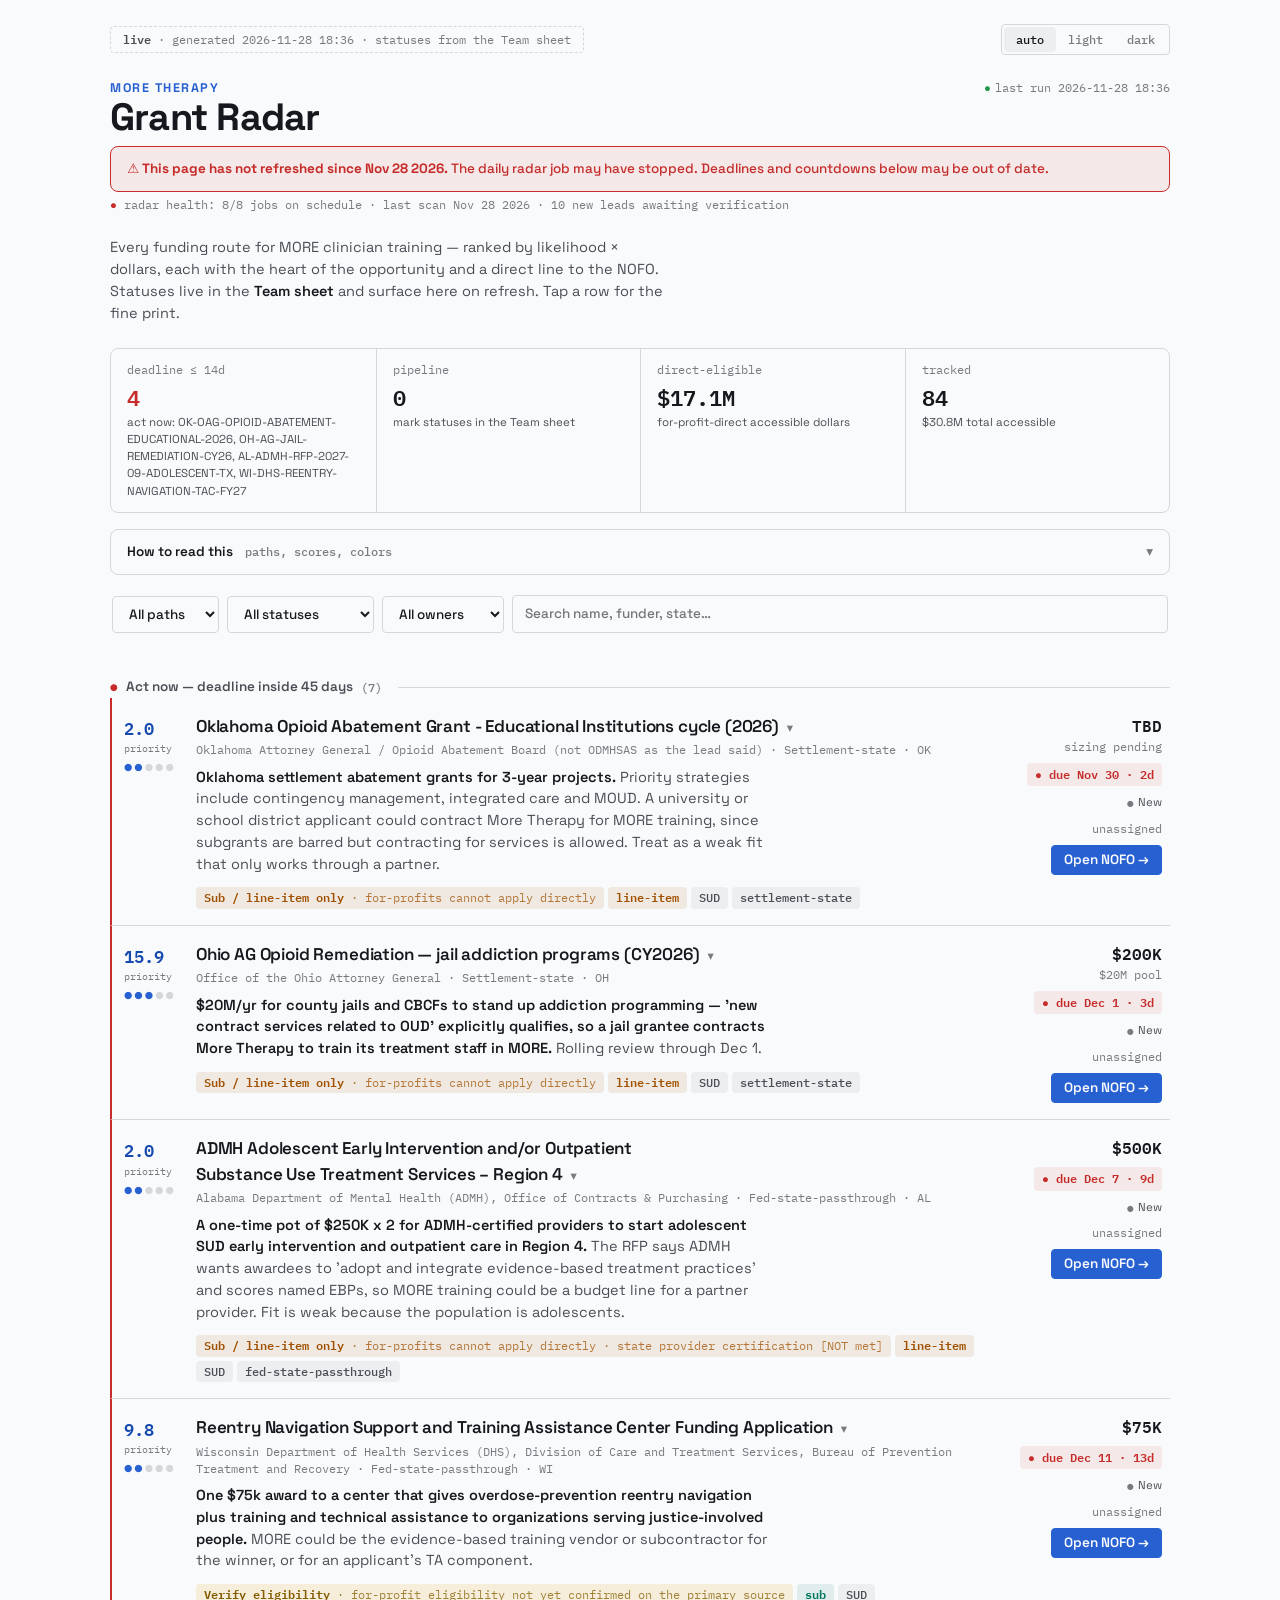
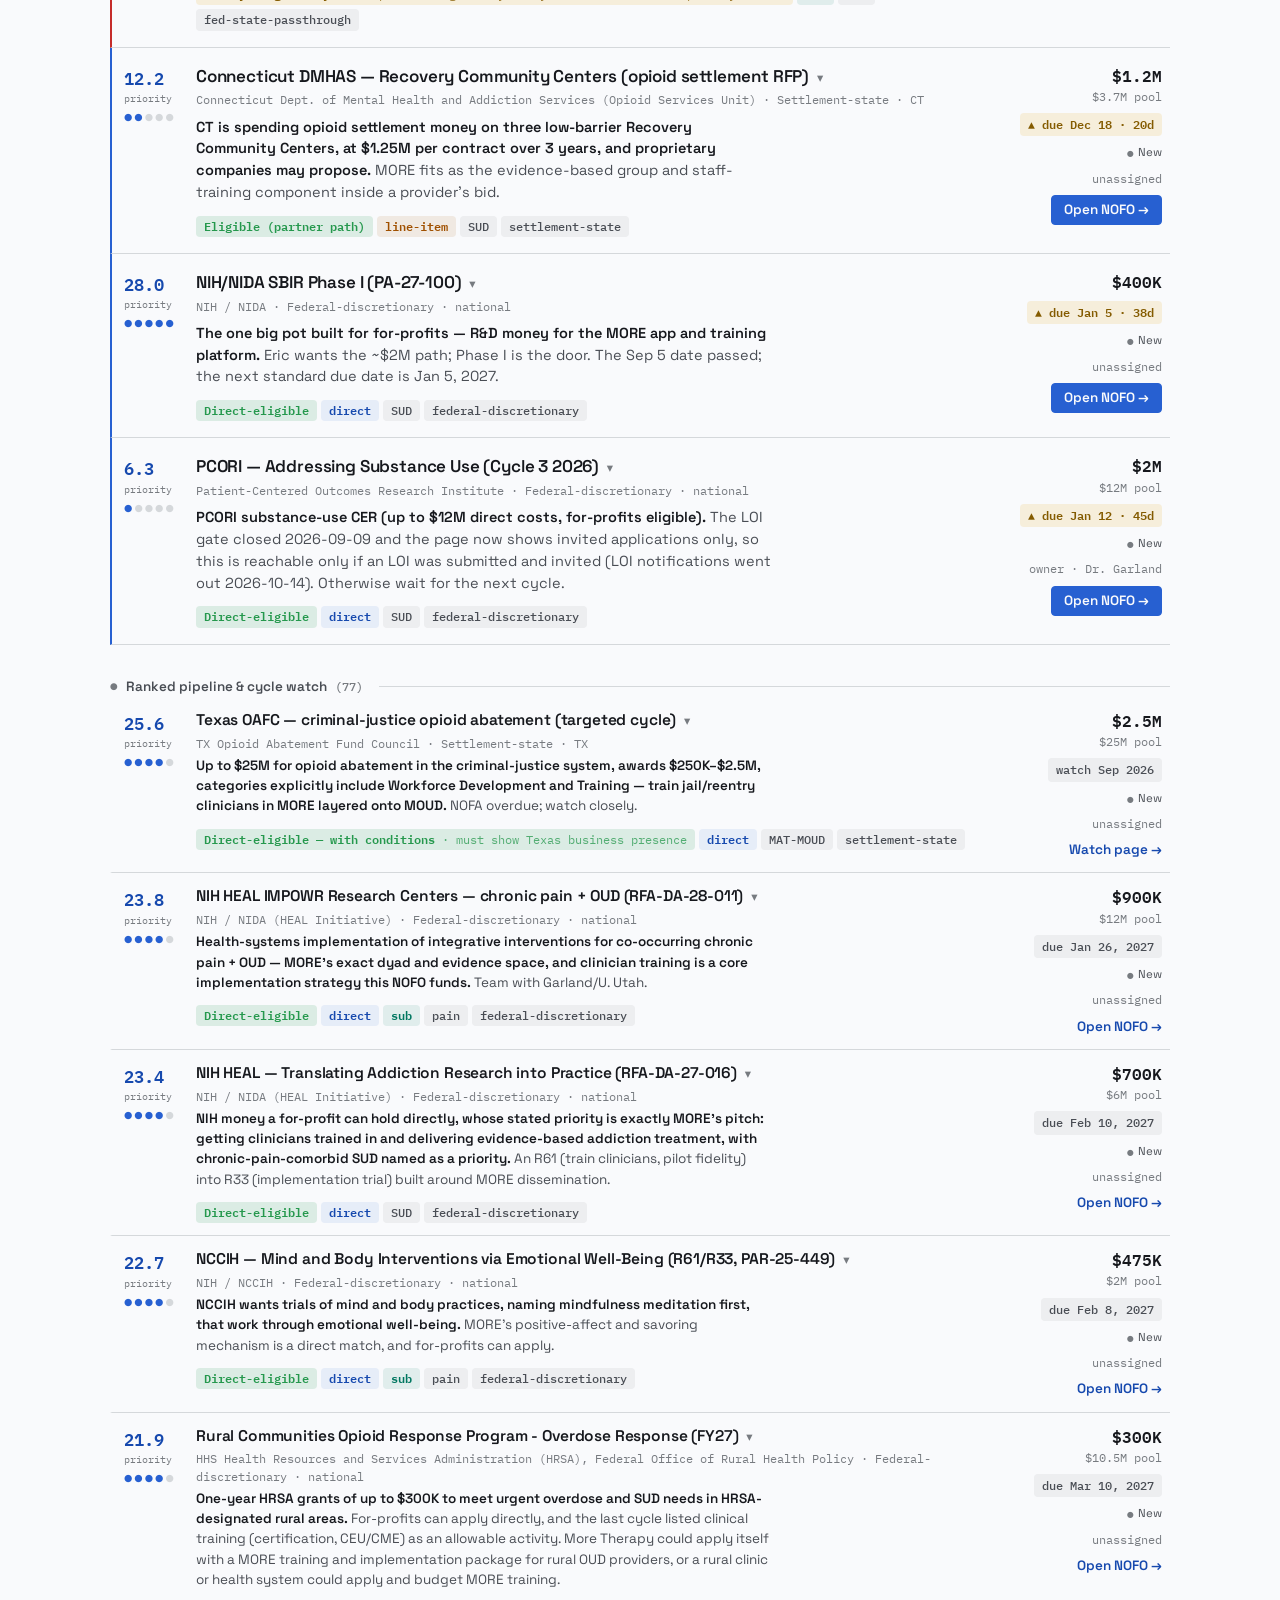
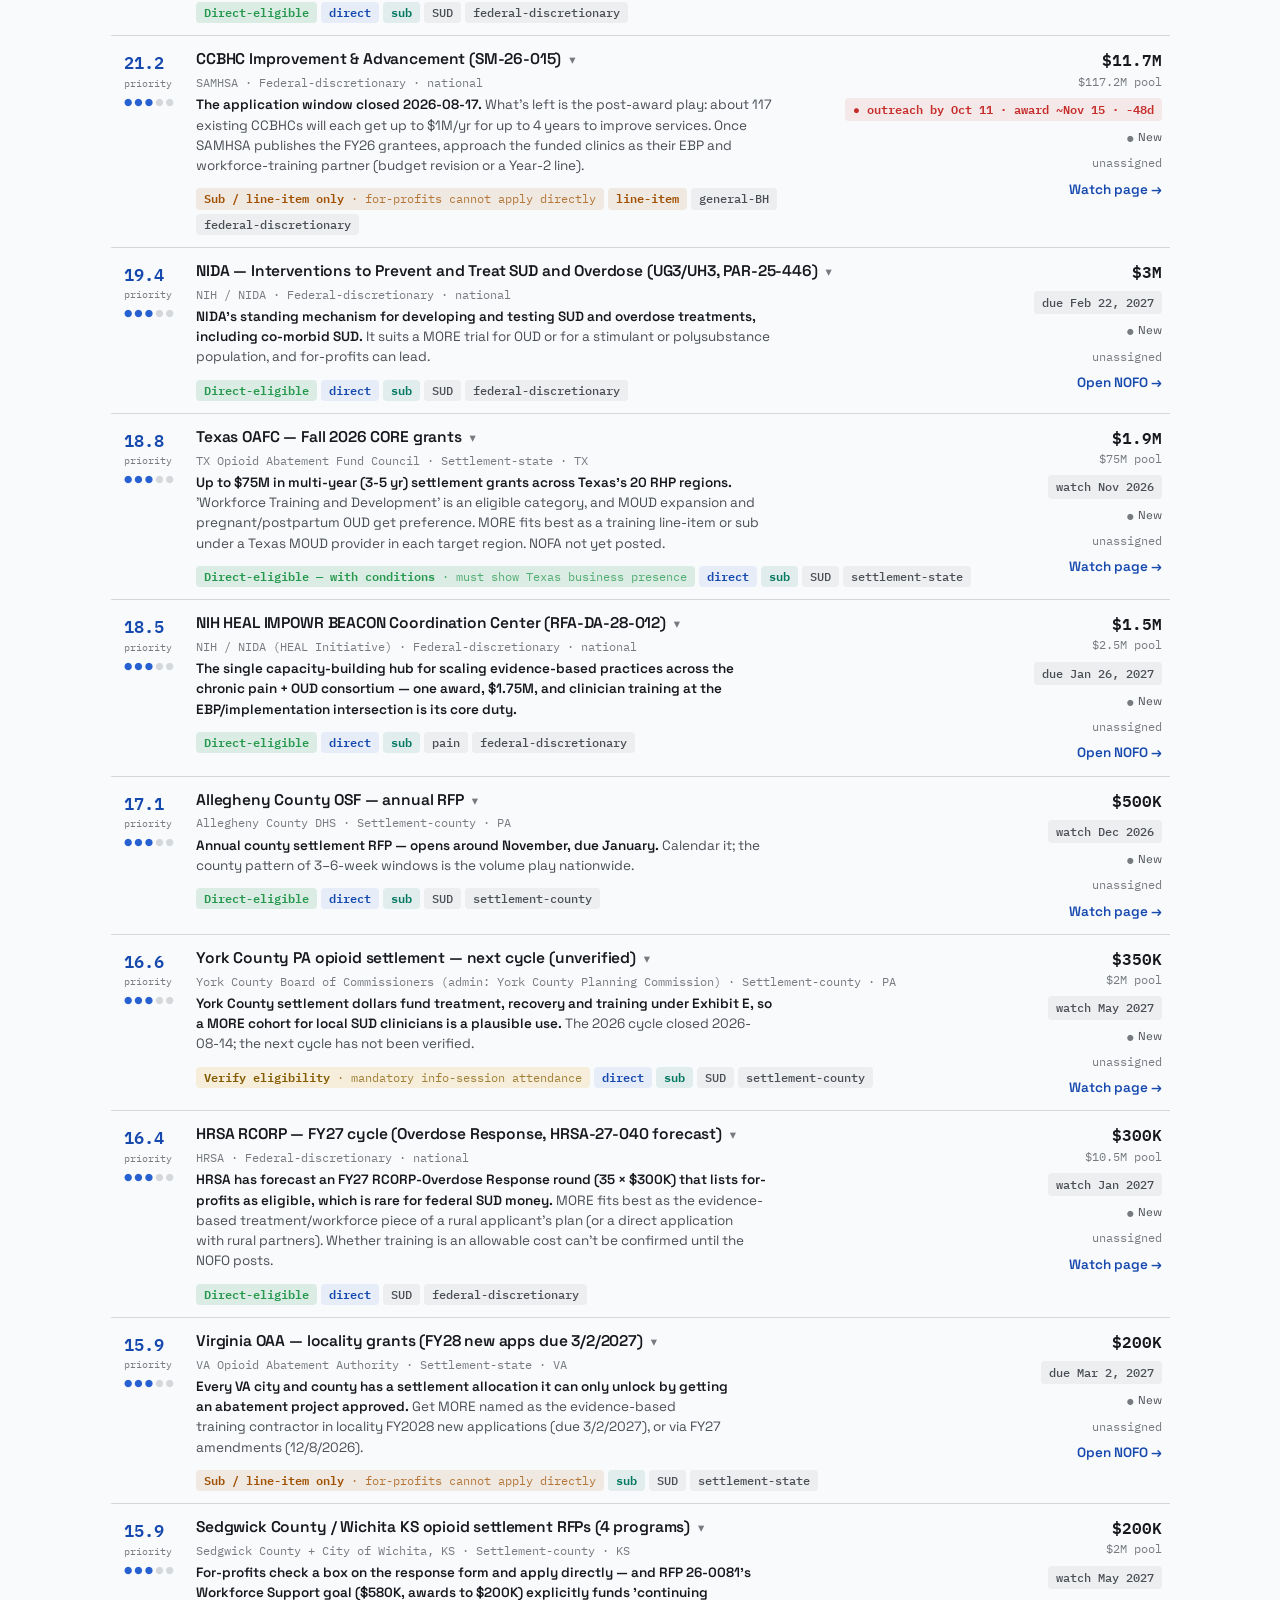
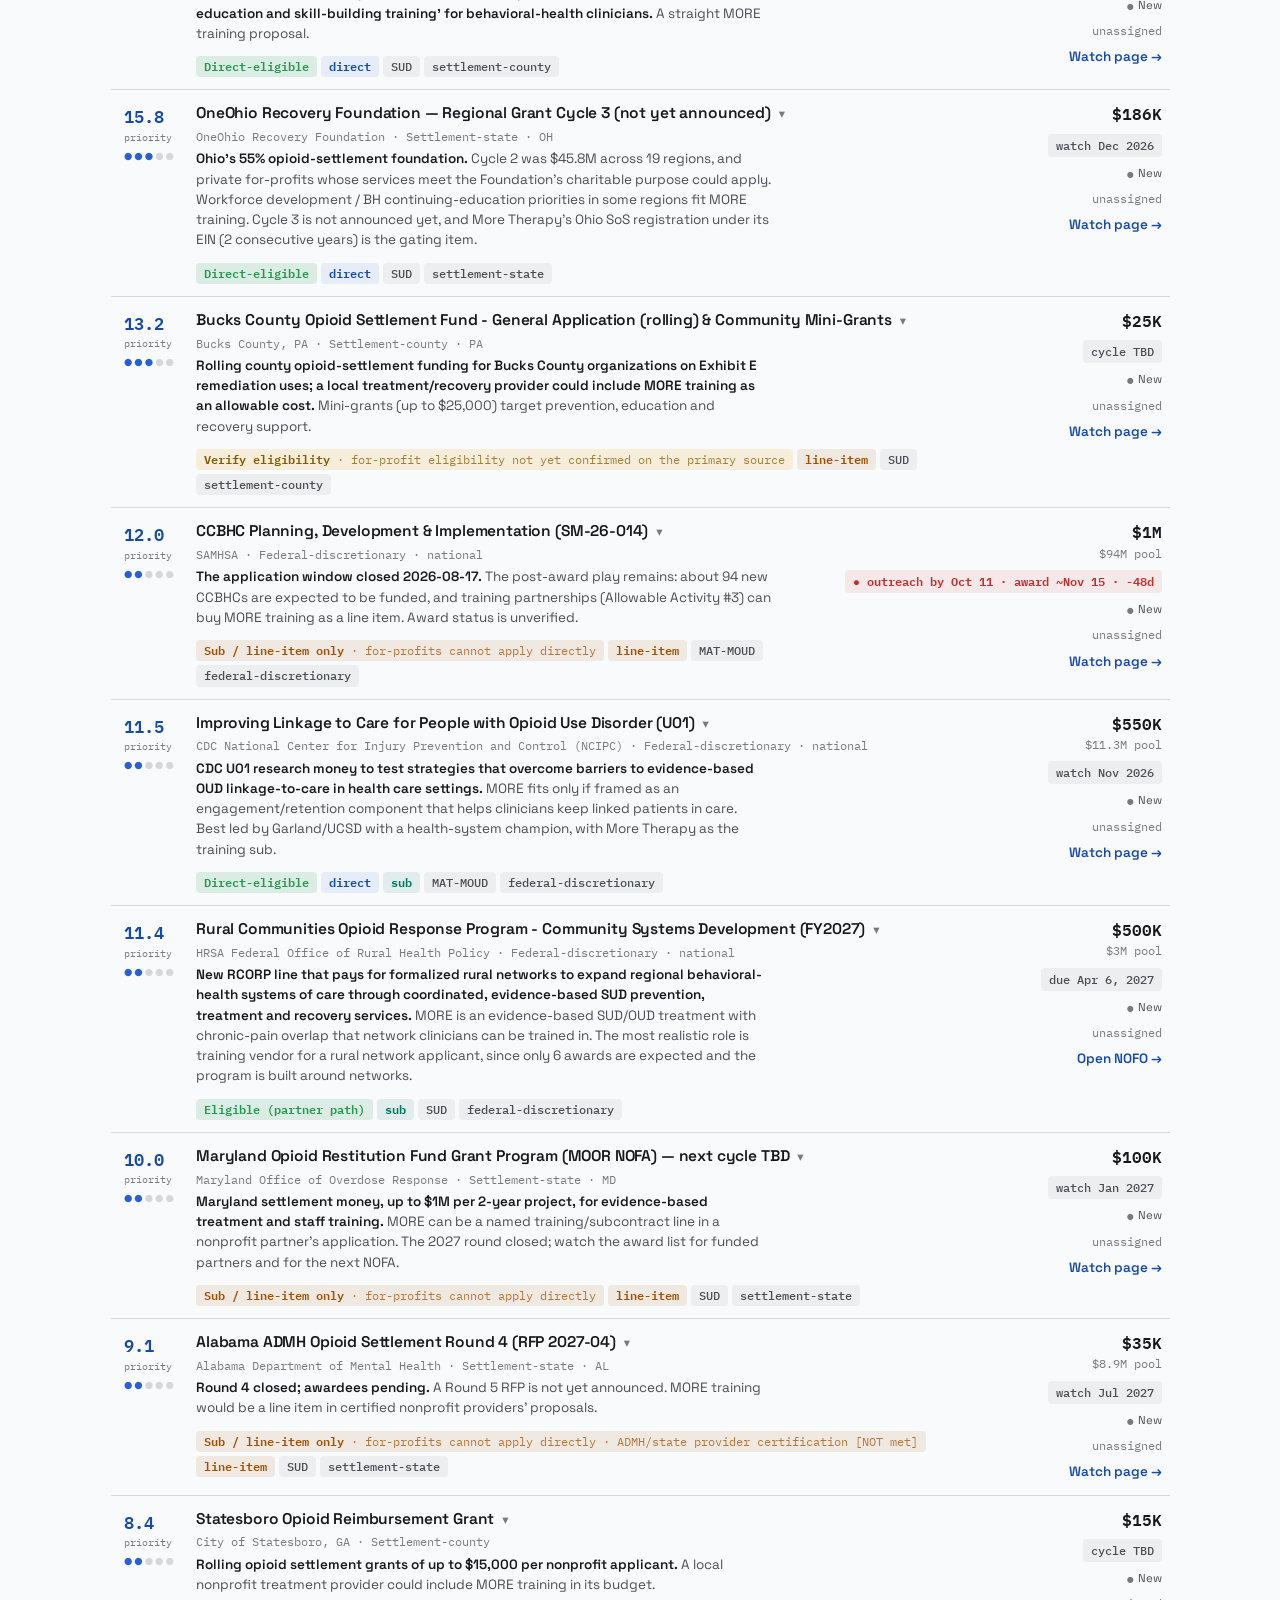
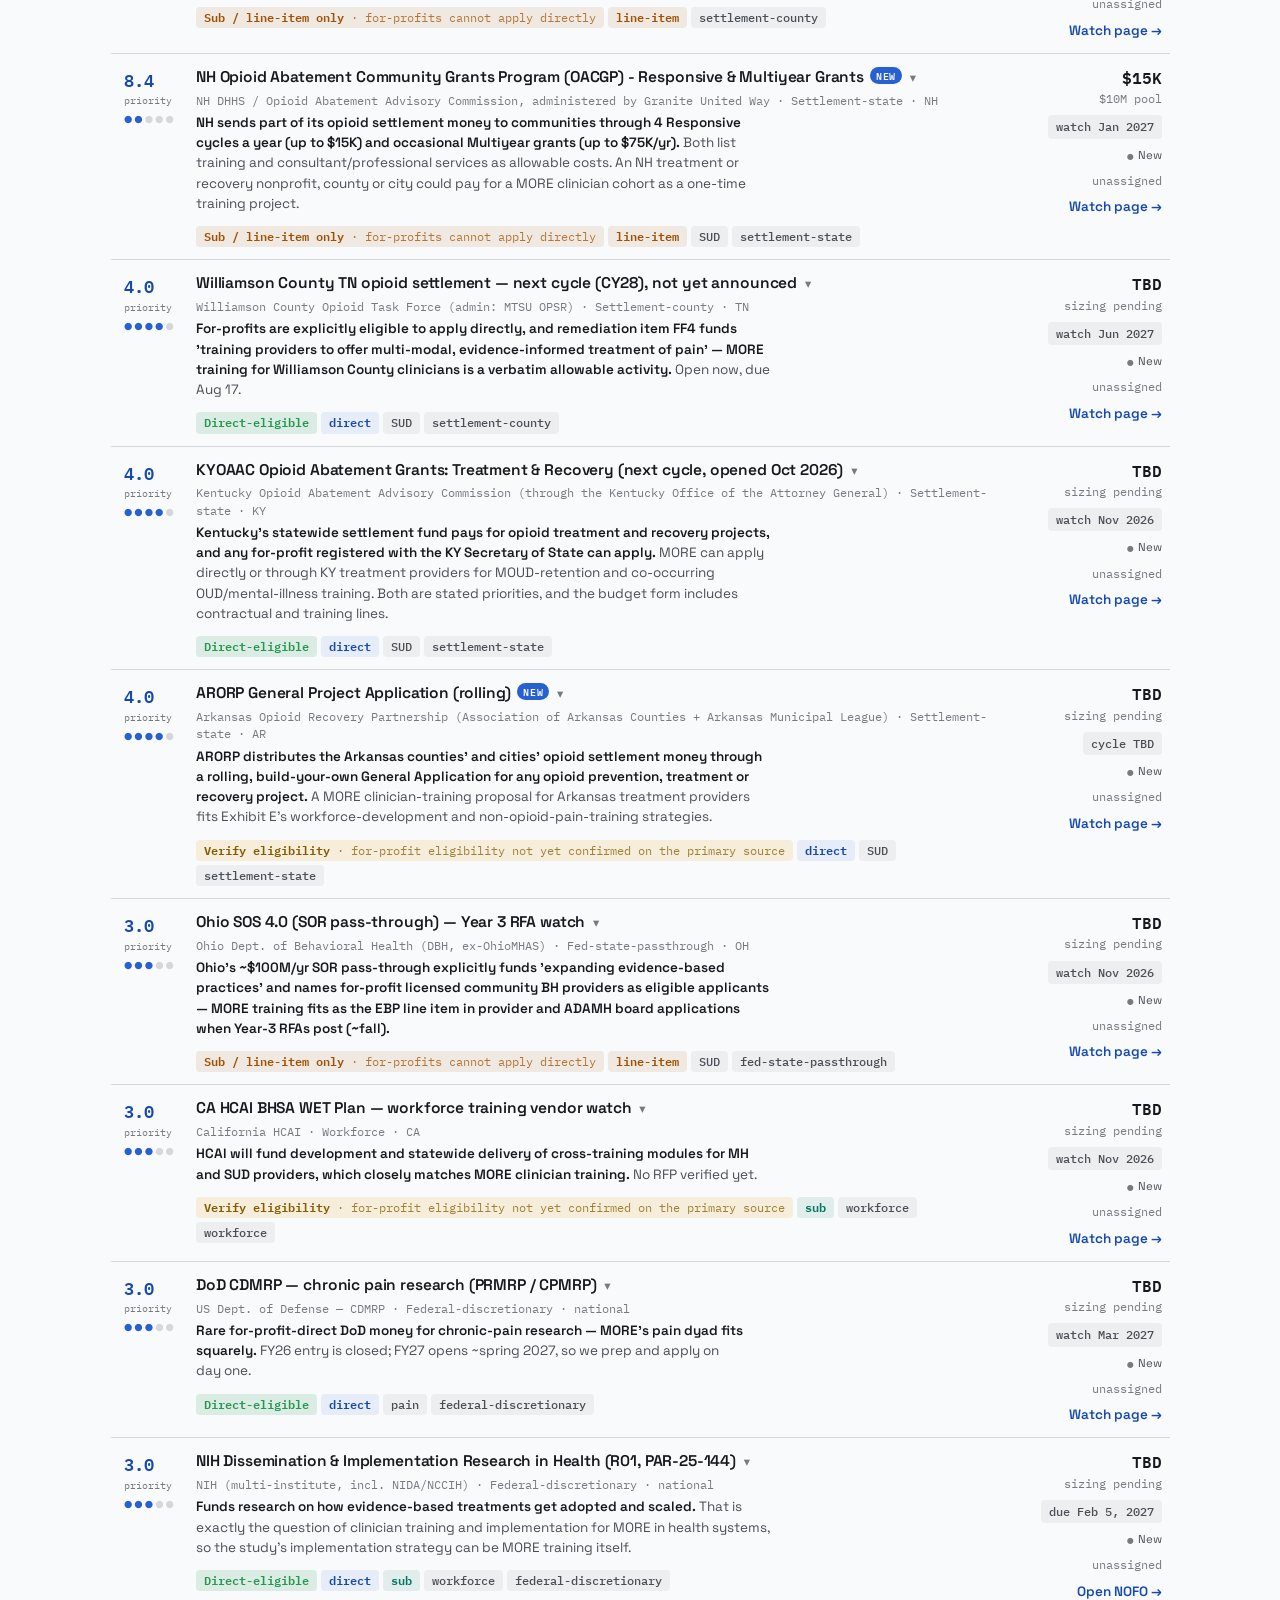
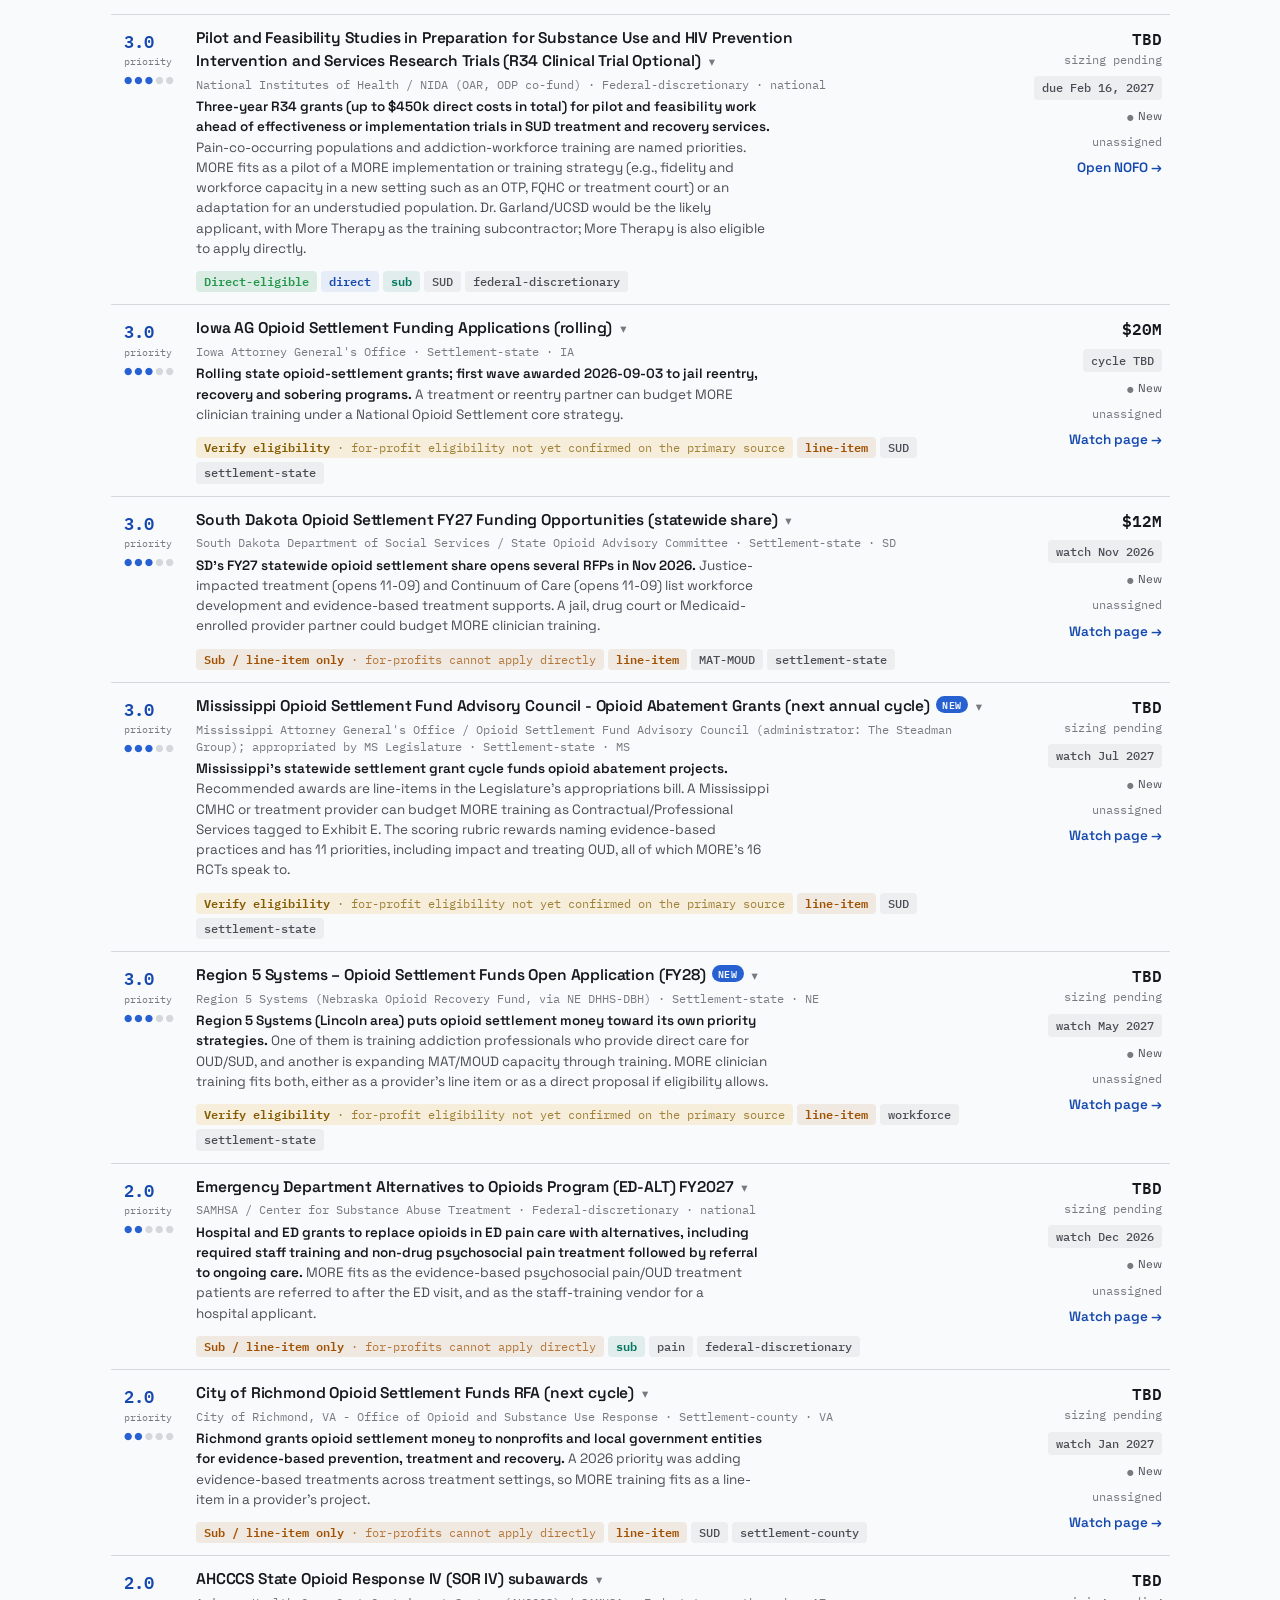
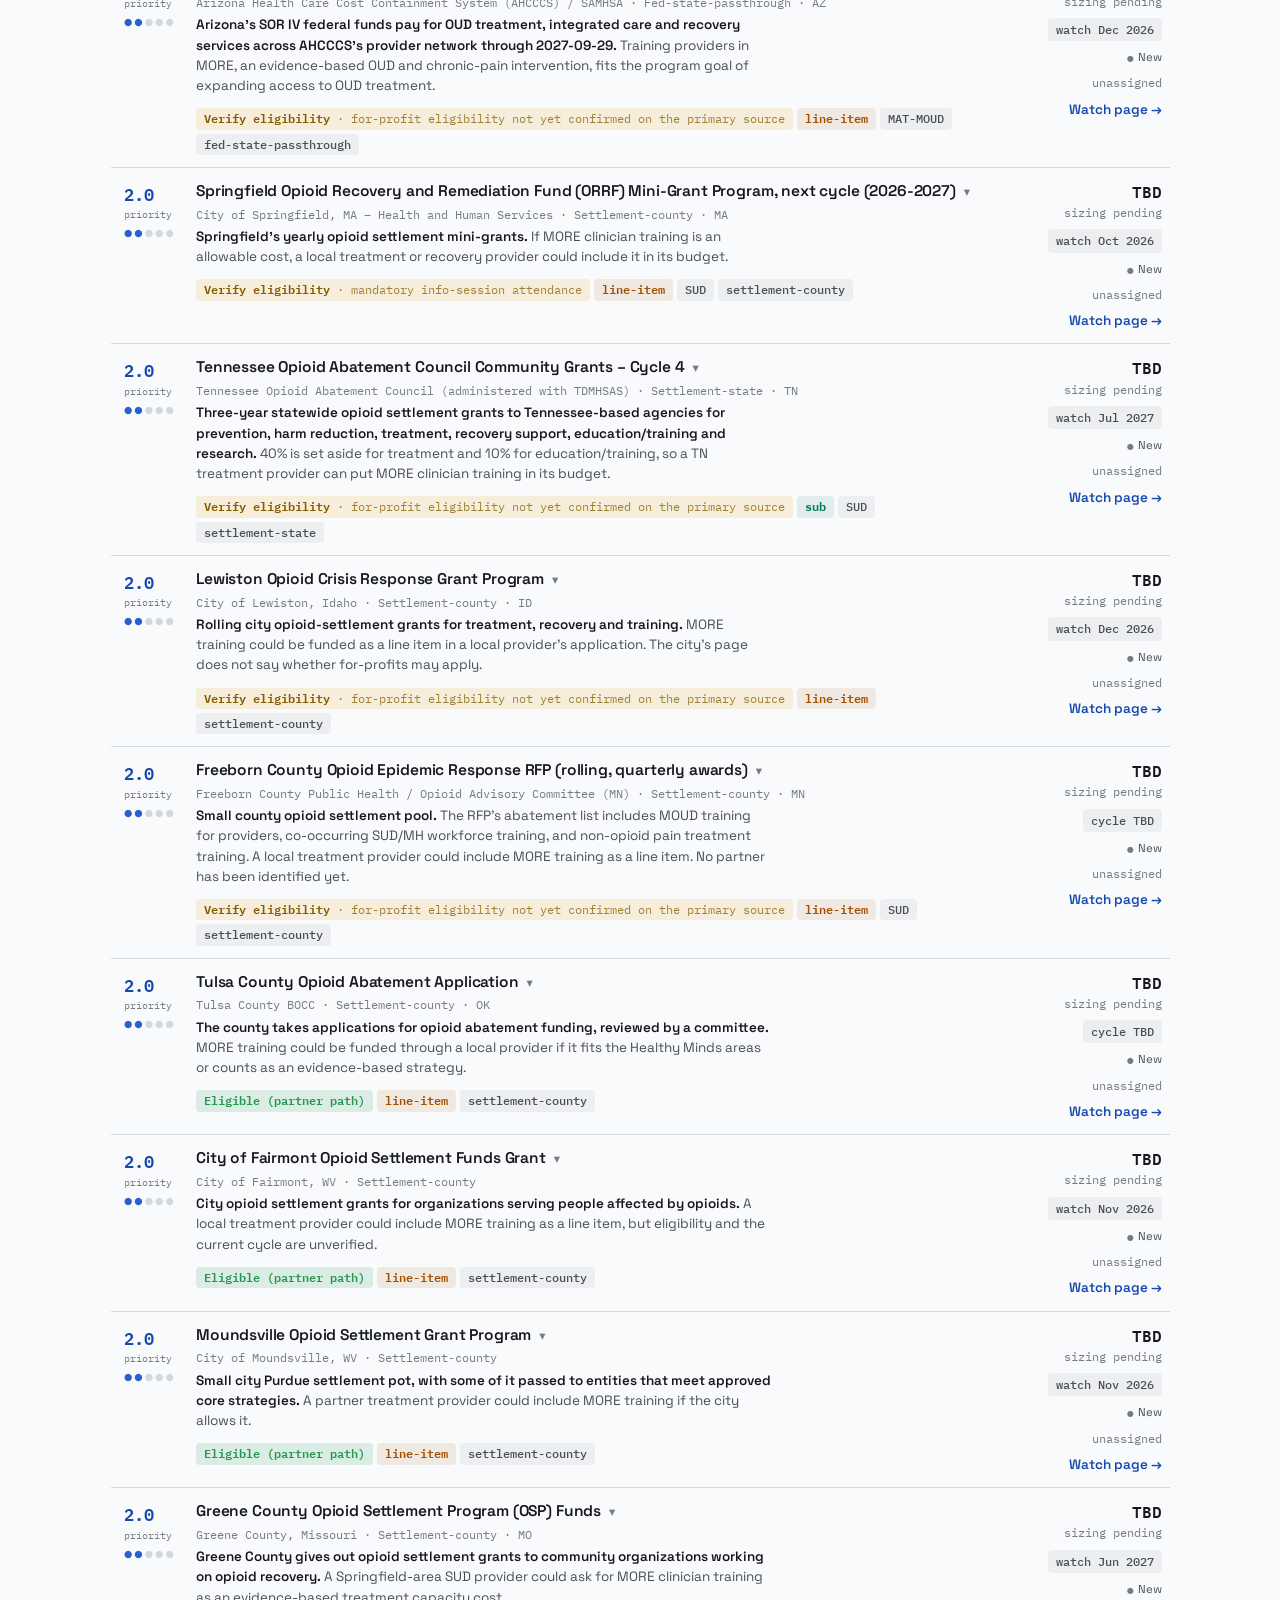
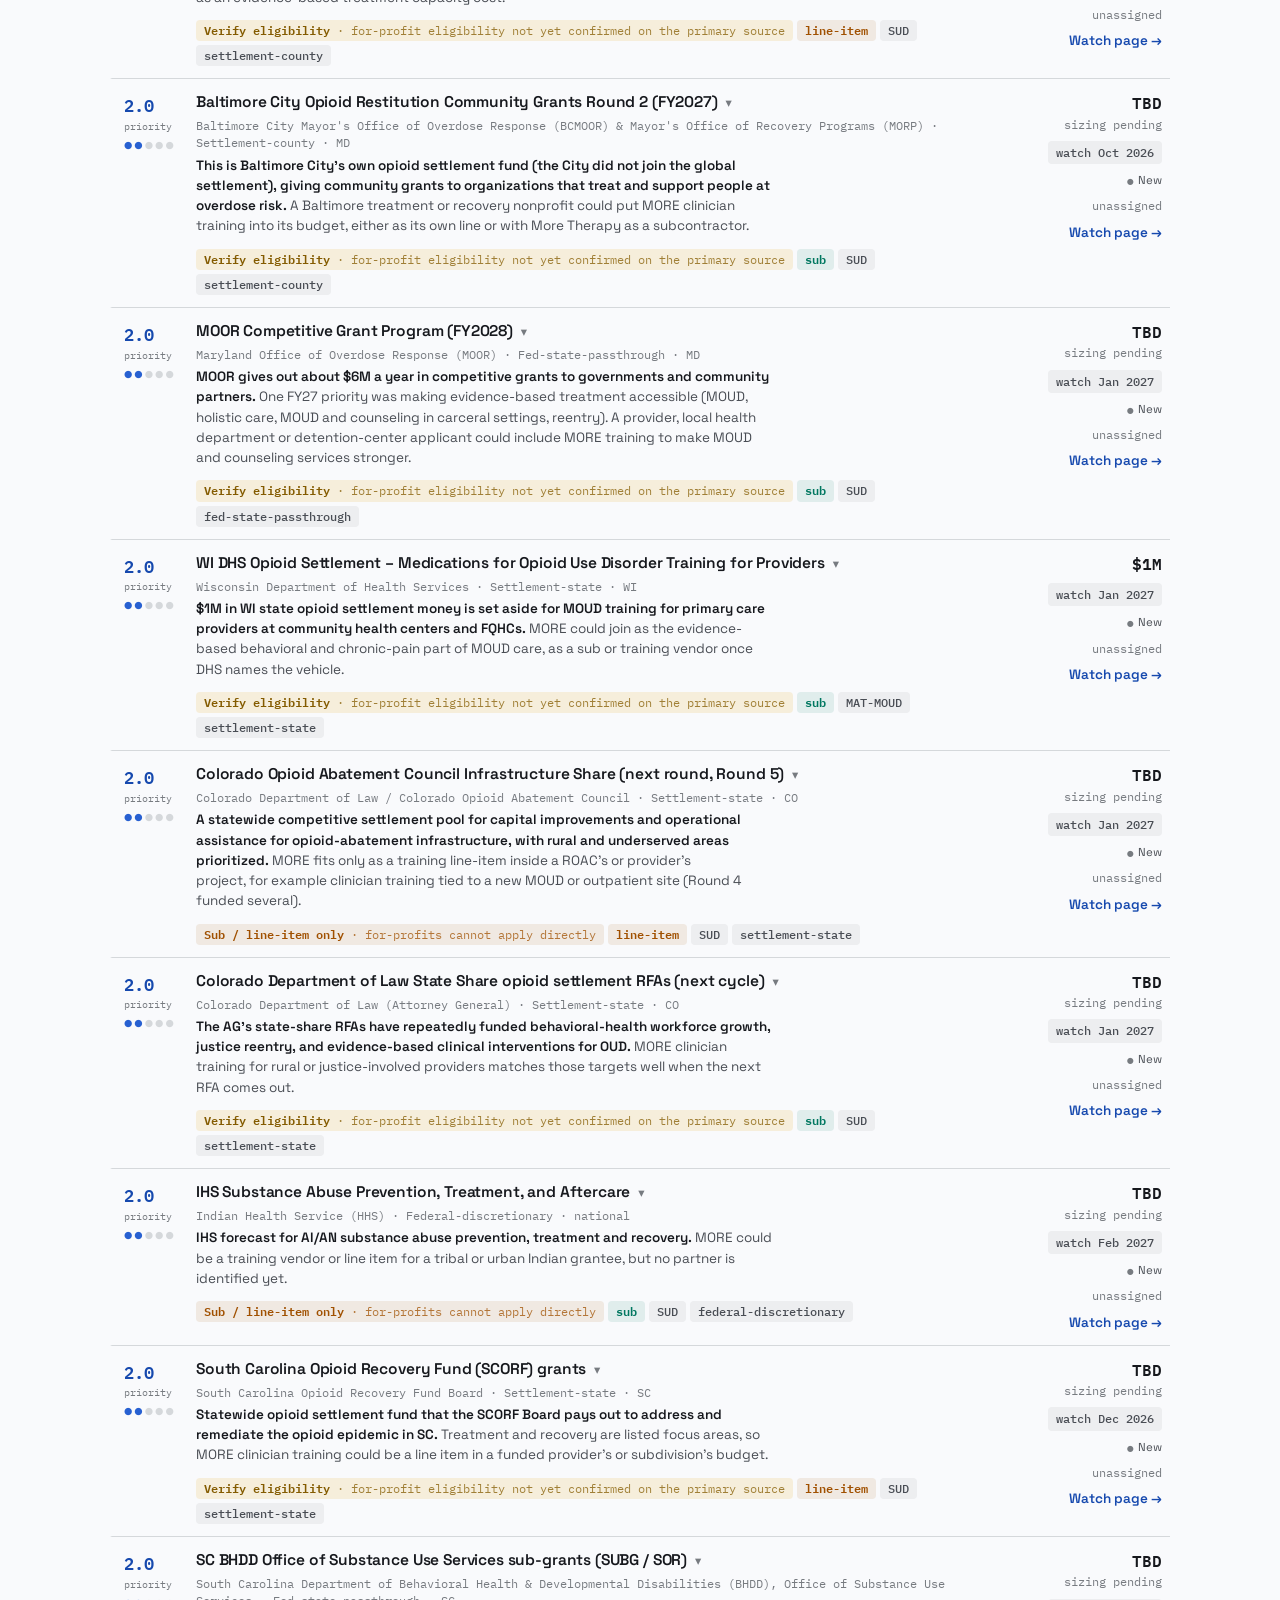
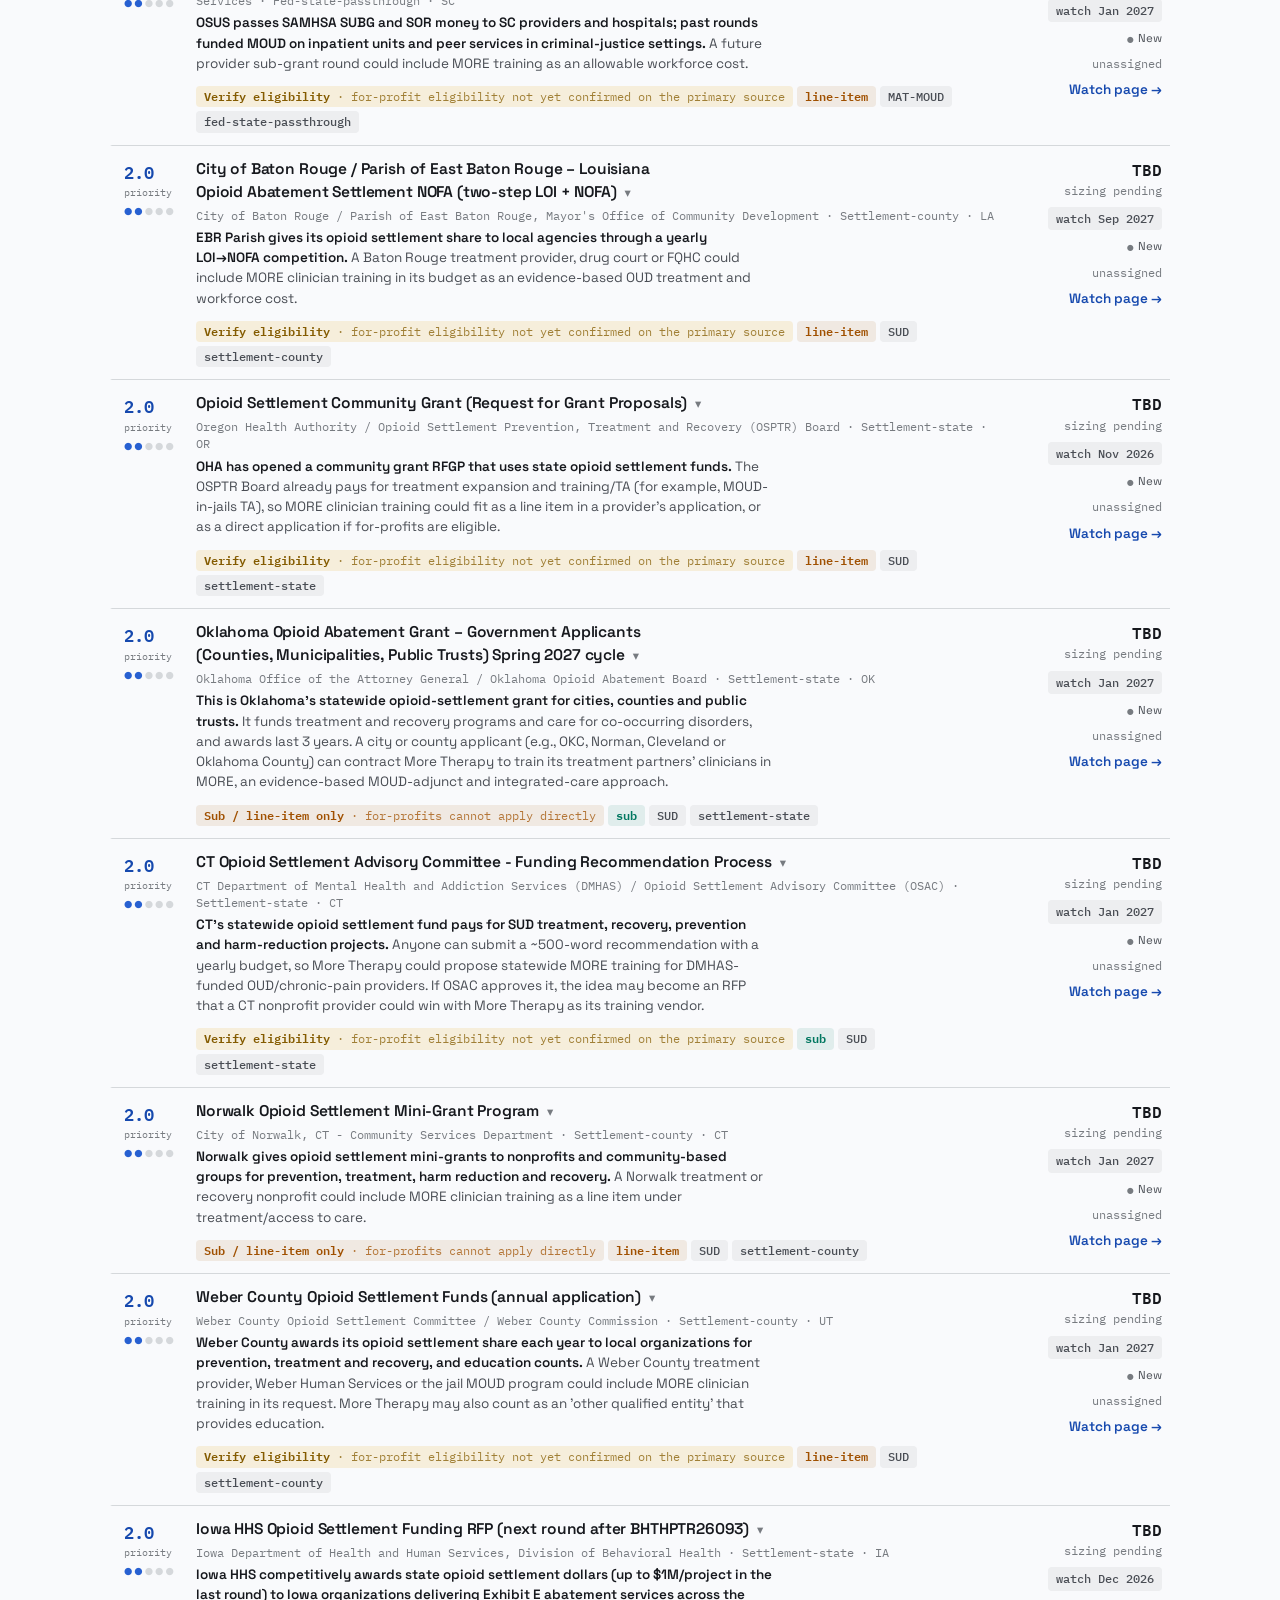
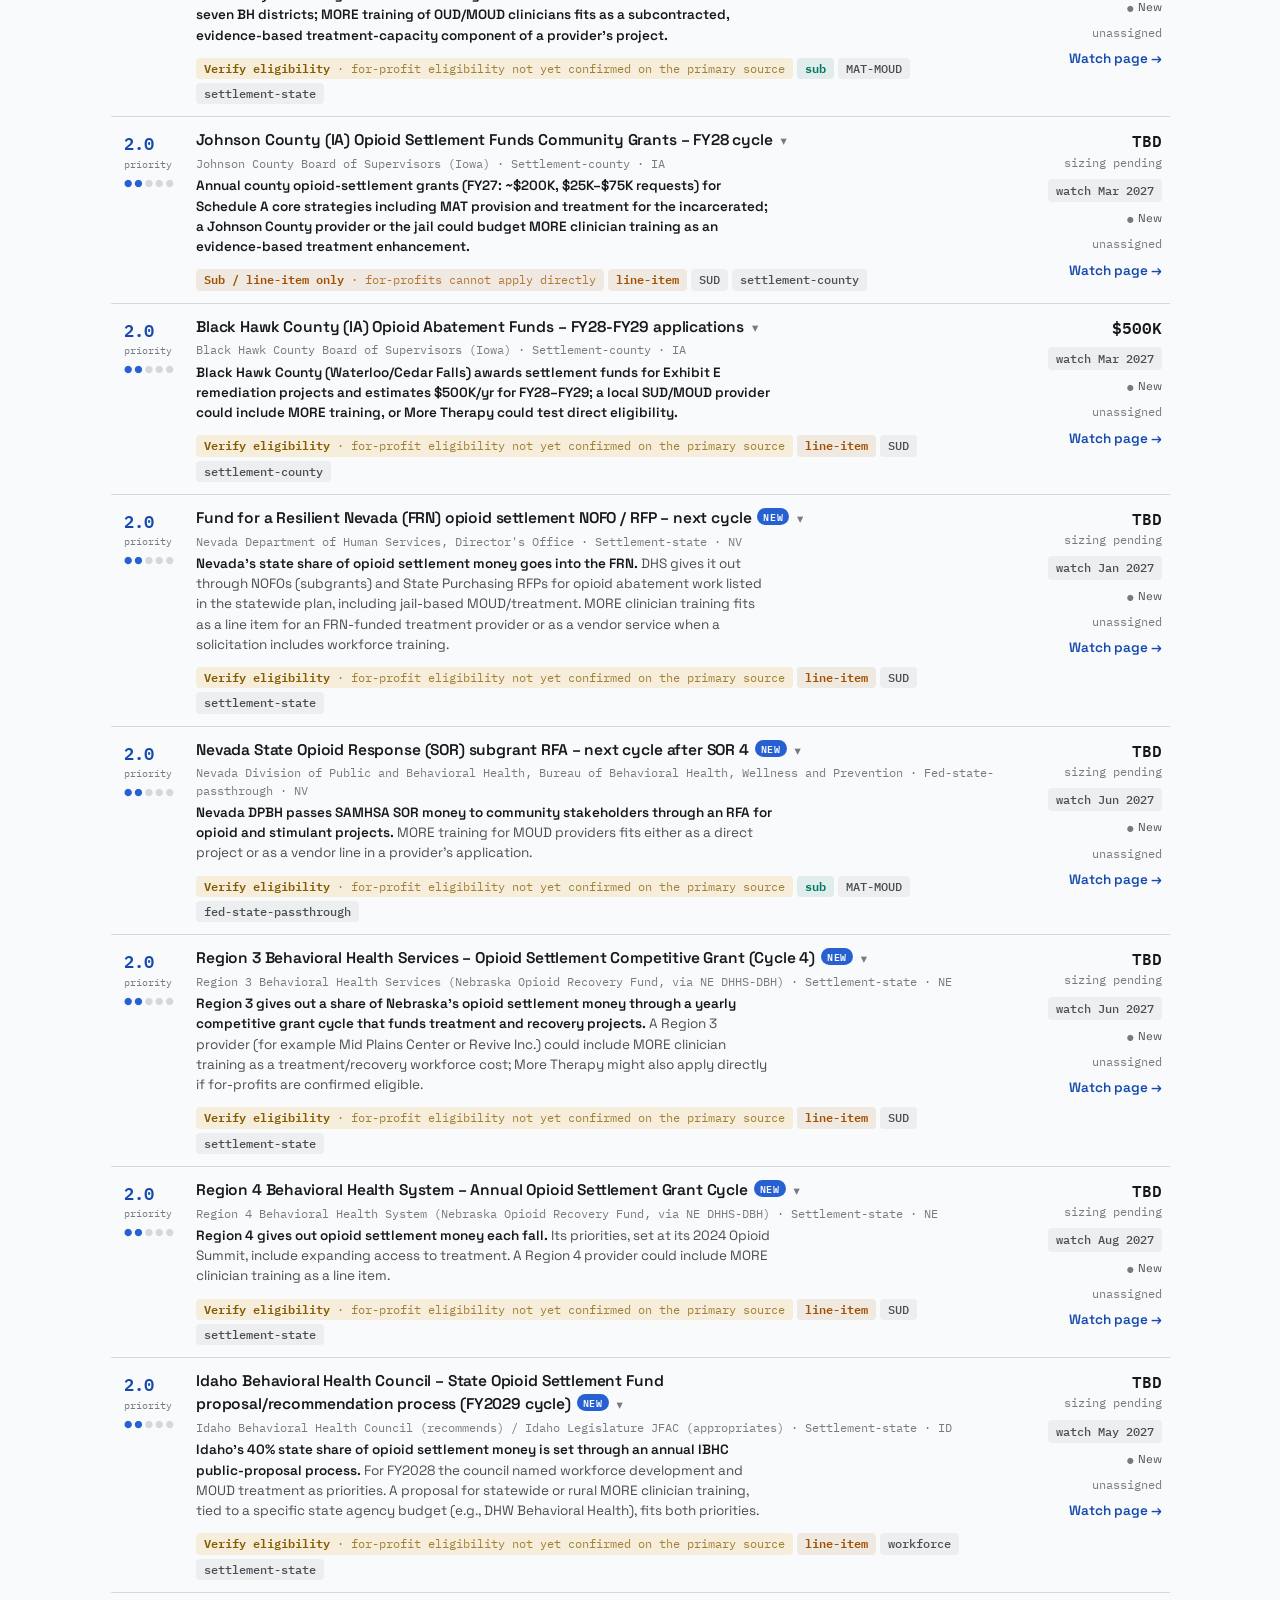
<file: docs/index.html>
<!DOCTYPE html>
<html lang="en">
<head>
<meta charset="UTF-8">
<meta name="viewport" content="width=device-width, initial-scale=1.0">
<meta name="description" content="MORE Grant Radar — every funding route for MORE clinician training, ranked by likelihood × dollars, with direct links to each NOFO.">
<meta name="robots" content="noindex, nofollow">
<title>MORE Grant Radar</title>
<link rel="icon" href="data:image/svg+xml,%3Csvg xmlns='http://www.w3.org/2000/svg' viewBox='0 0 32 32'%3E%3Ccircle cx='16' cy='16' r='13' fill='none' stroke='%233355cc' stroke-width='2.5'/%3E%3Ccircle cx='16' cy='16' r='6.5' fill='none' stroke='%233355cc' stroke-width='2' opacity='.45'/%3E%3Ccircle cx='21.5' cy='11' r='3.2' fill='%23c03b34'/%3E%3C/svg%3E">
<link rel="preconnect" href="https://fonts.googleapis.com">
<link rel="preconnect" href="https://fonts.gstatic.com" crossorigin>
<link href="https://fonts.googleapis.com/css2?family=Space+Grotesk:wght@400;500;600;700&family=IBM+Plex+Mono:wght@400;500;600&display=swap" rel="stylesheet">
<style>
/* Hallmark · macrostructure: Workbench ledger · tone: utilitarian · theme: Cobalt · anchor hue: cobalt 262 */
  :root {
    color-scheme: light;
    --color-paper: oklch(98.5% 0.003 250);
    --color-paper-2: oklch(96.5% 0.004 250);
    --color-paper-3: oklch(93.5% 0.006 250);
    --color-ink: oklch(21% 0.01 260);
    --color-ink-2: oklch(42% 0.012 260);
    --color-ink-3: oklch(58% 0.01 260);
    --color-rule: oklch(88% 0.005 250);
    --color-border: oklch(21% 0.01 260 / 0.12);
    --color-accent: oklch(52% 0.185 262);
    --color-accent-ink: oklch(44% 0.17 262);
    --color-accent-wash: oklch(52% 0.185 262 / 0.09);
    --color-accent-border: oklch(52% 0.185 262 / 0.35);
    --color-critical: oklch(54% 0.19 27);
    --color-critical-wash: oklch(54% 0.19 27 / 0.09);
    --color-warning-ink: oklch(50% 0.11 80);
    --color-warning-wash: oklch(80% 0.14 85 / 0.18);
    --color-good: oklch(60% 0.15 150);
    --color-line-item: oklch(52% 0.13 55);
    --color-line-item-wash: oklch(52% 0.13 55 / 0.10);
    --color-sub: oklch(50% 0.11 175);
    --color-sub-wash: oklch(50% 0.11 175 / 0.10);
    --color-muted-wash: oklch(21% 0.01 260 / 0.05);
    --color-focus: oklch(52% 0.185 262);
    --color-bar: oklch(98.5% 0.003 250 / 0.78);
    --color-edge-shadow: oklch(30% 0.01 260 / 0.10);
    --font-display: "Space Grotesk", system-ui, sans-serif;
    --font-mono: "IBM Plex Mono", ui-monospace, "SF Mono", monospace;
    --text-display: clamp(1.75rem, 3.6vw, 2.375rem);
    --text-xl: 1.0625rem; --text-lg: 0.96875rem; --text-md: 0.90625rem;
    --text-sm: 0.84375rem; --text-xs: 0.78125rem; --text-2xs: 0.71875rem;
    --space-1: 0.25rem; --space-2: 0.5rem; --space-3: 0.75rem; --space-4: 1rem;
    --space-5: 1.25rem; --space-6: 1.5rem; --space-8: 2rem; --space-10: 2.5rem; --space-12: 3rem;
    --ease-out: cubic-bezier(0.2, 0.8, 0.2, 1);
    --ease-in-out: cubic-bezier(0.45, 0, 0.15, 1);
    --dur-1: 120ms; --dur-2: 200ms; --dur-3: 320ms;
    --radius-1: 4px; --radius-2: 8px;
    --rule-1: 1px; --rule-2: 2px;
  }
  @media (prefers-color-scheme: dark) {
    :root:not([data-theme="light"]) {
      color-scheme: dark;
      --color-paper: oklch(18% 0.008 255);
      --color-paper-2: oklch(21.5% 0.009 255);
      --color-paper-3: oklch(26% 0.01 255);
      --color-ink: oklch(94% 0.005 250);
      --color-ink-2: oklch(76% 0.008 250);
      --color-ink-3: oklch(60% 0.008 250);
      --color-rule: oklch(30% 0.008 255);
      --color-border: oklch(94% 0.005 250 / 0.12);
      --color-accent: oklch(66% 0.16 262);
      --color-accent-ink: oklch(74% 0.13 262);
      --color-accent-wash: oklch(66% 0.16 262 / 0.14);
      --color-accent-border: oklch(66% 0.16 262 / 0.4);
      --color-critical: oklch(66% 0.17 27);
      --color-critical-wash: oklch(66% 0.17 27 / 0.14);
      --color-warning-ink: oklch(80% 0.13 85);
      --color-warning-wash: oklch(80% 0.14 85 / 0.12);
      --color-good: oklch(70% 0.15 150);
      --color-line-item: oklch(72% 0.12 55);
      --color-line-item-wash: oklch(72% 0.12 55 / 0.13);
      --color-sub: oklch(72% 0.11 175);
      --color-sub-wash: oklch(72% 0.11 175 / 0.13);
      --color-muted-wash: oklch(94% 0.005 250 / 0.06);
      --color-focus: oklch(70% 0.15 262);
      --color-bar: oklch(18% 0.008 255 / 0.72);
      --color-edge-shadow: oklch(5% 0 0 / 0.5);
    }
  }
  :root[data-theme="dark"] {
    color-scheme: dark;
    --color-paper: oklch(18% 0.008 255);
    --color-paper-2: oklch(21.5% 0.009 255);
    --color-paper-3: oklch(26% 0.01 255);
    --color-ink: oklch(94% 0.005 250);
    --color-ink-2: oklch(76% 0.008 250);
    --color-ink-3: oklch(60% 0.008 250);
    --color-rule: oklch(30% 0.008 255);
    --color-border: oklch(94% 0.005 250 / 0.12);
    --color-accent: oklch(66% 0.16 262);
    --color-accent-ink: oklch(74% 0.13 262);
    --color-accent-wash: oklch(66% 0.16 262 / 0.14);
    --color-accent-border: oklch(66% 0.16 262 / 0.4);
    --color-critical: oklch(66% 0.17 27);
    --color-critical-wash: oklch(66% 0.17 27 / 0.14);
    --color-warning-ink: oklch(80% 0.13 85);
    --color-warning-wash: oklch(80% 0.14 85 / 0.12);
    --color-good: oklch(70% 0.15 150);
    --color-line-item: oklch(72% 0.12 55);
    --color-line-item-wash: oklch(72% 0.12 55 / 0.13);
    --color-sub: oklch(72% 0.11 175);
    --color-sub-wash: oklch(72% 0.11 175 / 0.13);
    --color-muted-wash: oklch(94% 0.005 250 / 0.06);
    --color-focus: oklch(70% 0.15 262);
    --color-bar: oklch(18% 0.008 255 / 0.72);
    --color-edge-shadow: oklch(5% 0 0 / 0.5);
  }

  * { box-sizing: border-box; margin: 0; }
  html { scroll-behavior: smooth; font-size: 100%; overflow-x: clip; }
  body {
    font-family: var(--font-display);
    background: var(--color-paper); color: var(--color-ink);
    line-height: 1.5; font-size: var(--text-md);
    padding: var(--space-6) var(--space-5) var(--space-12);
    overflow-x: clip;
    transition: background var(--dur-3) var(--ease-in-out), color var(--dur-3) var(--ease-in-out);
  }
  .wrap { max-width: 1060px; margin: 0 auto; position: relative; }
  .mono { font-family: var(--font-mono); }

  .skip {
    position: absolute; left: -9999px; top: 0; z-index: 60;
    background: var(--color-paper); color: var(--color-accent-ink);
    padding: var(--space-2) var(--space-4);
    border-radius: var(--radius-1); border: var(--rule-1) solid var(--color-border);
    font-weight: 600; text-decoration: none;
  }
  .skip:focus-visible { left: 0; }

  .topline { display: flex; align-items: center; gap: var(--space-3); flex-wrap: wrap; margin-bottom: var(--space-6); }
  .buildbar {
    font-family: var(--font-mono); font-size: var(--text-2xs); color: var(--color-ink-3);
    border: var(--rule-1) dashed var(--color-rule); border-radius: var(--radius-1);
    padding: var(--space-1) var(--space-3);
    overflow-wrap: anywhere;
  }
  .buildbar b { color: var(--color-ink-2); font-weight: 600; }
  .theme { margin-left: auto; display: inline-flex; border: var(--rule-1) solid var(--color-rule); border-radius: var(--radius-1); padding: 2px; background: var(--color-paper); }
  .theme button {
    font: inherit; font-family: var(--font-mono); font-size: var(--text-2xs); font-weight: 500;
    color: var(--color-ink-3); background: none; border: none; border-radius: var(--radius-1);
    padding: var(--space-1) var(--space-3); cursor: pointer; white-space: nowrap;
    transition: color var(--dur-2) var(--ease-out), background var(--dur-2) var(--ease-out);
  }
  .theme button:active { transform: translateY(1px); }
  .theme button[aria-pressed="true"] { background: var(--color-muted-wash); color: var(--color-ink); }

  header.top { display: flex; align-items: baseline; gap: var(--space-4); flex-wrap: wrap; margin-bottom: var(--space-2); }
  .wordmark { font-size: var(--text-xs); letter-spacing: 0.12em; font-weight: 700; color: var(--color-accent); }
  h1 {
    font-size: var(--text-display); font-weight: 700; letter-spacing: -0.02em; line-height: 1.05;
    text-wrap: balance; overflow-wrap: anywhere; min-width: 0;
  }
  .stamp { font-family: var(--font-mono); font-size: var(--text-2xs); color: var(--color-ink-3); margin-left: auto; }
  .stamp .dot-live { color: var(--color-good); margin-right: var(--space-1); }
  .sub { color: var(--color-ink-2); font-size: var(--text-md); max-width: 62ch; text-wrap: pretty; margin: var(--space-3) 0 var(--space-6); }
  .sub b { font-weight: 600; color: var(--color-ink); }

  .strip {
    display: grid; grid-template-columns: repeat(4, minmax(0, 1fr));
    border: var(--rule-1) solid var(--color-rule); border-radius: var(--radius-2);
    margin-bottom: var(--space-4); background: var(--color-paper);
  }
  .strip .cell { padding: var(--space-3) var(--space-4); border-left: var(--rule-1) solid var(--color-rule); min-width: 0; }
  .strip .cell:first-child { border-left: none; }
  .strip .k { font-family: var(--font-mono); font-size: var(--text-2xs); color: var(--color-ink-3); }
  .strip .v { font-family: var(--font-mono); font-size: 1.375rem; font-weight: 600; margin-top: 2px; font-variant-numeric: tabular-nums; }
  .strip .cell.alert .v { color: var(--color-critical); }
  .strip .d { font-size: var(--text-2xs); color: var(--color-ink-2); text-wrap: pretty; }

  .legend { margin-bottom: var(--space-2); border: var(--rule-1) solid var(--color-rule); border-radius: var(--radius-2); background: var(--color-paper); }
  .legend summary {
    cursor: pointer; list-style: none; padding: var(--space-3) var(--space-4);
    font-size: var(--text-sm); font-weight: 600; color: var(--color-ink);
    display: flex; align-items: baseline; gap: var(--space-3); flex-wrap: wrap;
  }
  .legend summary::-webkit-details-marker { display: none; }
  .legend summary .hint { font-family: var(--font-mono); font-size: var(--text-2xs); color: var(--color-ink-3); font-weight: 500; }
  .legend summary::after { content: "▾"; margin-left: auto; color: var(--color-ink-3); transition: transform var(--dur-3) var(--ease-out); }
  .legend[open] summary::after { transform: rotate(180deg); }
  .legend-grid {
    display: grid; grid-template-columns: repeat(auto-fit, minmax(min(280px, 100%), 1fr));
    gap: var(--space-4) var(--space-6); padding: 0 var(--space-4) var(--space-4);
    font-size: var(--text-sm); color: var(--color-ink-2);
  }
  .legend-grid h4 { font-family: var(--font-mono); font-size: 0.65rem; font-weight: 600; color: var(--color-ink-3); letter-spacing: 0.05em; text-transform: uppercase; margin: var(--space-2) 0 var(--space-2); }
  .legend-grid h4:first-child { margin-top: 0; }
  .legend-grid p { margin-bottom: var(--space-2); text-wrap: pretty; display: flex; gap: var(--space-2); align-items: baseline; flex-wrap: wrap; }
  .legend-grid .tag { flex: none; }
  .legend-grid .due { flex: none; display: inline; }
  .legend-grid .lg-note { color: var(--color-ink-3); font-size: var(--text-xs); }
  .legend-grid b { color: var(--color-ink); font-weight: 600; }

  .filters {
    position: sticky; top: 0; z-index: 30;
    display: flex; flex-wrap: wrap; gap: var(--space-2); align-items: center;
    padding: var(--space-3) 2px; margin-bottom: var(--space-2);
    background: var(--color-bar);
    backdrop-filter: blur(14px) saturate(160%); -webkit-backdrop-filter: blur(14px) saturate(160%);
  }
  .filters::after {
    content: ""; position: absolute; left: 0; right: 0; bottom: -14px; height: 14px;
    background: linear-gradient(var(--color-edge-shadow), transparent);
    opacity: 0; transition: opacity var(--dur-2) var(--ease-out); pointer-events: none;
  }
  .filters.scrolled::after { opacity: 1; }
  .filters select, .filters input {
    font: inherit; font-size: var(--text-sm); font-weight: 500; color: var(--color-ink);
    background: var(--color-paper); border: var(--rule-1) solid var(--color-rule);
    border-radius: var(--radius-1); padding: var(--space-2) var(--space-3);
    transition: border-color var(--dur-2) var(--ease-out);
  }
  .filters input { flex: 1; min-width: 140px; }
  .filters :is(select, input):hover { border-color: var(--color-ink-3); }
  .filters select:active { transform: translateY(1px); }
  .filters :is(select, input):focus-visible { outline: var(--rule-2) solid var(--color-focus); outline-offset: 1px; border-color: transparent; }

  h2.band {
    display: flex; align-items: center; gap: var(--space-2);
    font-size: var(--text-sm); font-weight: 600; color: var(--color-ink-2);
    margin: var(--space-8) 0 0; white-space: nowrap;
  }
  h2.band::after { content: ""; flex: 1; height: var(--rule-1); background: var(--color-rule); margin-left: var(--space-2); }
  h2.band .mark { font-size: 9px; }
  h2.band .mark.red { color: var(--color-critical); }
  h2.band .mark.mut { color: var(--color-ink-3); }
  h2.band .count { font-family: var(--font-mono); font-size: var(--text-2xs); color: var(--color-ink-3); font-weight: 500; }

  article.row {
    display: grid; grid-template-columns: 56px minmax(0, 1fr) auto;
    gap: 0 var(--space-4); align-items: start;
    padding: var(--space-4) var(--space-2) var(--space-4) var(--space-3);
    border-bottom: var(--rule-1) solid var(--color-rule);
    border-left: var(--rule-2) solid transparent;
    cursor: pointer; position: relative;
    transition: background var(--dur-2) var(--ease-out), border-color var(--dur-2) var(--ease-out);
  }
  article.row:hover { background: var(--color-paper-2); }
  .act article.row { border-left-color: var(--color-accent); }
  .act article.row.hot { border-left-color: var(--color-critical); }
  .watch article.row:hover { border-left-color: var(--color-rule); }

  .score { text-align: left; padding-top: 2px; min-width: 0; }
  .score .n { font-family: var(--font-mono); font-size: var(--text-xl); font-weight: 600; color: var(--color-accent-ink); font-variant-numeric: tabular-nums; }
  .score .l { font-family: var(--font-mono); font-size: 0.625rem; color: var(--color-ink-3); }
  .dots { margin-top: var(--space-1); font-size: 0.6rem; letter-spacing: 2px; color: var(--color-accent); }
  .dots span.off { color: var(--color-rule); }

  .main { min-width: 0; }
  .name { font-size: var(--text-xl); font-weight: 600; letter-spacing: -0.01em; text-wrap: balance; overflow-wrap: anywhere; min-width: 0; }
  .funder { font-family: var(--font-mono); font-size: var(--text-2xs); color: var(--color-ink-3); margin-top: 2px; }
  .heart { font-size: var(--text-md); color: var(--color-ink-2); margin-top: var(--space-2); max-width: 64ch; text-wrap: pretty; }
  .heart b { font-weight: 600; color: var(--color-ink); }
  .tags { display: flex; flex-wrap: wrap; gap: var(--space-1); margin-top: var(--space-3); }
  .tag {
    font-family: var(--font-mono); font-size: var(--text-2xs); font-weight: 500;
    padding: 2px var(--space-2); border-radius: var(--radius-1);
    background: var(--color-muted-wash); color: var(--color-ink-2);
  }
  .tag.path-direct { background: var(--color-accent-wash); color: var(--color-accent-ink); font-weight: 600; }
  .tag.path-line { background: var(--color-line-item-wash); color: var(--color-line-item); font-weight: 600; }
  .tag.path-sub { background: var(--color-sub-wash); color: var(--color-sub); font-weight: 600; }
  .elig { font-family: var(--font-mono); font-size: var(--text-2xs); font-weight: 600; padding: 2px var(--space-2); border-radius: var(--radius-1); }
  .elig .elig-note { font-weight: 400; opacity: 0.75; }
  .elig.elig-ok { background: oklch(60% 0.15 150 / 0.14); color: var(--color-good); }
  .elig.elig-sub { background: var(--color-line-item-wash); color: var(--color-line-item); }
  .elig.elig-verify { background: var(--color-warning-wash); color: var(--color-warning-ink); }
  .regalert { font-size: var(--text-sm); font-weight: 600; color: var(--color-critical); background: var(--color-critical-wash); border-radius: var(--radius-1); padding: var(--space-2) var(--space-3); }
  .checklist h4 { font-family: var(--font-mono); font-size: 0.65rem; font-weight: 600; color: var(--color-ink-3); letter-spacing: 0.05em; text-transform: uppercase; margin-bottom: var(--space-2); }
  .checklist ul { list-style: none; margin: 0; padding: 0; display: grid; gap: var(--space-1); }
  .checklist li { font-size: var(--text-sm); color: var(--color-ink-2); padding-left: var(--space-4); position: relative; text-wrap: pretty; }
  .checklist li::before { content: "☐"; position: absolute; left: 0; color: var(--color-ink-3); }
  .checklist li.warn { color: var(--color-critical); font-weight: 500; }
  .checklist li.warn::before { content: "⚠"; color: var(--color-critical); }
  .checklist li b { color: var(--color-ink); font-weight: 600; }
  .draft h4 { font-family: var(--font-mono); font-size: 0.65rem; font-weight: 600; color: var(--color-ink-3); letter-spacing: 0.05em; text-transform: uppercase; margin-bottom: var(--space-2); }
  .draft p { font-size: var(--text-sm); color: var(--color-ink-2); line-height: 1.55; text-wrap: pretty; border-left: var(--rule-2) solid var(--color-accent-border); padding-left: var(--space-3); }
  .postaward h4 { font-family: var(--font-mono); font-size: 0.65rem; font-weight: 600; color: var(--color-ink-3); letter-spacing: 0.05em; text-transform: uppercase; margin-bottom: var(--space-2); }
  .postaward p { font-size: var(--text-sm); color: var(--color-ink-2); line-height: 1.55; text-wrap: pretty; background: var(--color-line-item-wash); border-radius: var(--radius-1); padding: var(--space-2) var(--space-3); }
  .postaward p b { color: var(--color-ink); font-weight: 600; }

  .right { text-align: right; min-width: 150px; display: flex; flex-direction: column; align-items: flex-end; gap: var(--space-2); }
  .money { font-family: var(--font-mono); font-size: var(--text-lg); font-weight: 600; font-variant-numeric: tabular-nums; }
  .money small { display: block; font-family: var(--font-mono); font-size: var(--text-2xs); color: var(--color-ink-3); font-weight: 400; margin-top: 1px; }
  .due { font-family: var(--font-mono); font-size: var(--text-2xs); padding: 3px var(--space-2); border-radius: var(--radius-1); font-weight: 600; white-space: nowrap; }
  .due.critical { background: var(--color-critical-wash); color: var(--color-critical); }
  .due.warning { background: var(--color-warning-wash); color: var(--color-warning-ink); }
  .due.quiet { background: var(--color-muted-wash); color: var(--color-ink-2); font-weight: 500; }
  .status { font-size: var(--text-2xs); color: var(--color-ink-2); }
  .status::before { content: "●"; margin-right: var(--space-1); font-size: 8px; color: var(--color-ink-3); }
  .status.live::before { color: var(--color-good); }
  .status.pursuing::before { color: var(--color-accent); }
  .owner { font-family: var(--font-mono); font-size: var(--text-2xs); color: var(--color-ink-3); }
  .owner::before { content: "owner · "; }
  .owner.none::before { content: ""; }
  .nofo {
    display: inline-block; font-size: var(--text-sm); font-weight: 600; text-decoration: none;
    color: var(--color-paper); background: var(--color-accent);
    border: var(--rule-1) solid var(--color-accent);
    border-radius: var(--radius-1); padding: var(--space-1) var(--space-3);
    white-space: nowrap;
    transition: background var(--dur-2) var(--ease-out);
  }
  .nofo:hover { background: var(--color-accent-ink); border-color: var(--color-accent-ink); }
  .nofo:active { transform: translateY(1px); }
  .nofo:focus-visible, .skip:focus-visible, .empty button:focus-visible, .chev:focus-visible,
  .theme button:focus-visible, .cal:focus-visible, .coverage summary:focus-visible {
    outline: var(--rule-2) solid var(--color-focus); outline-offset: 2px;
  }
  a.watchlink { font-size: var(--text-sm); font-weight: 600; color: var(--color-accent-ink); text-decoration: none; white-space: nowrap; }
  a.watchlink:hover { text-decoration: underline; }

  .chev {
    font: inherit; background: none; border: none; cursor: pointer; padding: 2px var(--space-1);
    color: var(--color-ink-3); font-size: var(--text-xs); border-radius: var(--radius-1);
    transition: transform var(--dur-3) var(--ease-out), color var(--dur-2) var(--ease-out);
  }
  .chev:hover { color: var(--color-ink); }
  article.row.open .chev { transform: rotate(180deg); }
  .details { grid-column: 1 / -1; display: grid; grid-template-rows: 0fr; transition: grid-template-rows var(--dur-3) var(--ease-out); }
  article.row.open .details { grid-template-rows: 1fr; }
  .details-inner { overflow: hidden; min-height: 0; }
  .details-body {
    margin-top: var(--space-4); padding: var(--space-3) 0 var(--space-1);
    border-top: var(--rule-1) solid var(--color-rule);
    display: grid; grid-template-columns: repeat(auto-fit, minmax(min(220px, 100%), 1fr));
    gap: var(--space-3) var(--space-6);
    font-size: var(--text-sm); color: var(--color-ink-2);
  }
  .details-body h4 { font-family: var(--font-mono); font-size: 0.65rem; font-weight: 600; color: var(--color-ink-3); letter-spacing: 0.05em; text-transform: uppercase; margin-bottom: 3px; }
  .details-body p { text-wrap: pretty; overflow-wrap: anywhere; }
  .details-body b { color: var(--color-ink); font-weight: 600; }
  .actions { grid-column: 1 / -1; display: flex; flex-wrap: wrap; gap: var(--space-2); align-items: center; }
  .cal {
    font: inherit; font-size: var(--text-xs); font-weight: 600; color: var(--color-ink-2);
    background: none; border: var(--rule-1) solid var(--color-rule); border-radius: var(--radius-1);
    padding: var(--space-1) var(--space-3); cursor: pointer; white-space: nowrap;
    transition: border-color var(--dur-2) var(--ease-out), color var(--dur-2) var(--ease-out);
  }
  .cal:hover { border-color: var(--color-ink-3); color: var(--color-ink); }
  .cal:active { transform: translateY(1px); }
  .cal[data-state="done"] { color: var(--color-good); border-color: var(--color-good); }
  .kitbtn {
    font-family: var(--font-mono); font-size: var(--text-2xs); font-weight: 600; color: var(--color-line-item);
    background: var(--color-line-item-wash); border-radius: var(--radius-1); padding: var(--space-1) var(--space-2);
    white-space: nowrap; text-decoration: none; display: inline-block;
  }
  .kitbtn.soon { opacity: 0.62; }
  .kitbtn.soon::after { content: " · lands build week"; font-weight: 400; color: var(--color-ink-3); }
  .remind { font-family: var(--font-mono); font-size: var(--text-2xs); color: var(--color-ink-3); }
  .verif { grid-column: 1 / -1; font-family: var(--font-mono); font-size: var(--text-2xs); color: var(--color-ink-3); }
  .verif b { color: var(--color-good); font-weight: 600; }
  .verif.stale b { color: var(--color-warning-ink); }

  .watch .name { font-size: var(--text-lg); }
  .watch .heart { font-size: var(--text-sm); margin-top: var(--space-1); }
  .watch article.row { padding-top: var(--space-3); padding-bottom: var(--space-3); }

  .empty {
    display: none; text-align: center; padding: var(--space-10) var(--space-5); color: var(--color-ink-2);
    border: var(--rule-1) dashed var(--color-rule); border-radius: var(--radius-2); margin-top: var(--space-4);
  }
  .empty.show { display: block; }
  .empty p { margin-bottom: var(--space-3); }
  .empty button {
    font: inherit; font-weight: 600; color: var(--color-accent-ink); background: var(--color-accent-wash);
    border: none; border-radius: var(--radius-1); padding: var(--space-2) var(--space-4); cursor: pointer;
  }
  .empty button:active { transform: translateY(1px); }

  /* v4: radar health, machine-found leads, freshness badges */
  .stalebar { display: none; margin-bottom: var(--space-5); padding: var(--space-3) var(--space-4); border-radius: var(--radius-2);
    background: var(--color-critical-wash); color: var(--color-critical); border: var(--rule-1) solid var(--color-critical); font-size: var(--text-sm); font-weight: 500; }
  .stalebar.show { display: block; }
  .stalebar.warn { background: var(--color-warning-wash); color: var(--color-warning-ink); border-color: var(--color-warning-ink); }
  .healthline { font-family: var(--font-mono); font-size: var(--text-2xs); color: var(--color-ink-3); margin: calc(-1 * var(--space-4)) 0 var(--space-6); }
  .healthline b { color: var(--color-good); font-weight: 600; }
  .healthline b.bad { color: var(--color-critical); }
  .newbadge { display: inline-block; font-family: var(--font-mono); font-size: 0.62rem; font-weight: 600; letter-spacing: 0.06em;
    padding: 1px 6px; border-radius: 999px; background: var(--color-accent); color: var(--color-paper); vertical-align: 2px; margin-left: 6px; }
  .pageflag { grid-column: 1/-1; padding: var(--space-2) var(--space-3); border-radius: var(--radius-1); background: var(--color-warning-wash); color: var(--color-warning-ink); font-size: var(--text-sm); }
  .leads { margin-top: var(--space-10); }
  .leads .lead-intro { font-size: var(--text-sm); color: var(--color-ink-2); margin: calc(-1 * var(--space-2)) 0 var(--space-4); max-width: 70ch; }
  .lead { display: grid; grid-template-columns: 1fr auto; gap: var(--space-2) var(--space-5); padding: var(--space-4) 0; border-top: var(--rule-1) solid var(--color-rule); }
  .lead h3 { font-size: var(--text-lg); font-weight: 600; line-height: 1.35; }
  .lead .meta { font-size: var(--text-xs); color: var(--color-ink-3); margin-top: 2px; }
  .lead .syn { font-size: var(--text-sm); color: var(--color-ink-2); margin-top: var(--space-2); max-width: 75ch; }
  .lead .lright { text-align: right; display: flex; flex-direction: column; gap: 4px; align-items: flex-end; font-size: var(--text-xs); }
  .lead .lright a { color: var(--color-accent-ink); font-weight: 600; text-decoration: none; white-space: nowrap; }
  .lead .lright a:hover { text-decoration: underline; }
  .lead .fp { font-family: var(--font-mono); font-size: var(--text-2xs); padding: 1px 6px; border-radius: var(--radius-1); background: var(--color-muted-wash); color: var(--color-ink-2); }
  .lead .fp.yes { background: var(--color-accent-wash); color: var(--color-accent-ink); }
  .leads .more { margin-top: var(--space-3); font-family: var(--font-display); font-size: var(--text-sm); background: none; border: var(--rule-1) solid var(--color-border); color: var(--color-ink-2); border-radius: var(--radius-1); padding: var(--space-2) var(--space-4); cursor: pointer; }
  .health-grid { display: grid; grid-template-columns: repeat(auto-fit, minmax(min(230px, 100%), 1fr)); gap: var(--space-3) var(--space-6); padding: 0 var(--space-5) var(--space-5); font-size: var(--text-sm); }
  .health-grid .hj { border-left: 3px solid var(--color-good); padding-left: var(--space-3); }
  .health-grid .hj.bad { border-left-color: var(--color-critical); }
  .health-grid .hj p { color: var(--color-ink-3); font-size: var(--text-xs); }
  .health-head { padding: var(--space-2) var(--space-5) var(--space-3); font-family: var(--font-mono); font-size: 0.65rem; font-weight: 600; color: var(--color-ink-3); letter-spacing: 0.05em; text-transform: uppercase; }
  @media (max-width: 640px) { .lead { grid-template-columns: 1fr; } .lead .lright { align-items: flex-start; text-align: left; } }

  .coverage { margin-top: var(--space-10); border: var(--rule-1) solid var(--color-rule); border-radius: var(--radius-2); background: var(--color-paper); }
  .coverage summary {
    cursor: pointer; list-style: none; padding: var(--space-4) var(--space-5);
    font-size: var(--text-md); font-weight: 600; color: var(--color-ink);
    display: flex; align-items: baseline; gap: var(--space-3); flex-wrap: wrap;
  }
  .coverage summary::-webkit-details-marker { display: none; }
  .coverage summary .count { font-family: var(--font-mono); font-size: var(--text-2xs); color: var(--color-ink-3); font-weight: 500; }
  .coverage summary::after { content: "▾"; margin-left: auto; color: var(--color-ink-3); transition: transform var(--dur-3) var(--ease-out); }
  .coverage[open] summary::after { transform: rotate(180deg); }
  .cov-grid {
    display: grid; grid-template-columns: repeat(auto-fit, minmax(min(230px, 100%), 1fr));
    gap: var(--space-4) var(--space-6);
    padding: var(--space-1) var(--space-5) var(--space-5);
    font-size: var(--text-sm); color: var(--color-ink-2);
  }
  .cov-grid h4 { font-family: var(--font-mono); font-size: 0.65rem; font-weight: 600; color: var(--color-ink-3); letter-spacing: 0.05em; text-transform: uppercase; margin-bottom: 3px; }
  .cov-grid p { overflow-wrap: anywhere; }
  .cov-stamp { font-family: var(--font-mono); font-size: var(--text-2xs); color: var(--color-ink-3); margin-top: var(--space-1); }
  .cov-stamp.gap { color: var(--color-warning-ink); font-weight: 500; }

  footer {
    margin-top: var(--space-8); border-top: var(--rule-1) solid var(--color-rule);
    padding-top: var(--space-5); font-size: var(--text-xs); color: var(--color-ink-2);
    max-width: 74ch; text-wrap: pretty;
  }
  footer b { color: var(--color-ink); font-weight: 600; }
  footer .mono { font-size: var(--text-2xs); }

  @media (max-width: 900px) {
    .strip { grid-template-columns: repeat(2, minmax(0, 1fr)); }
    .strip .cell:nth-child(3) { border-left: none; }
    .strip .cell:nth-child(n+3) { border-top: var(--rule-1) solid var(--color-rule); }
  }
  @media (max-width: 660px) {
    article.row { grid-template-columns: minmax(0, 1fr); gap: var(--space-2) var(--space-4); padding-left: var(--space-3); }
    .score { display: flex; gap: var(--space-3); align-items: baseline; }
    .dots { margin-top: 0; }
    .right { align-items: flex-start; text-align: left; }
    .filters { position: static; }
    .stamp { margin-left: 0; width: 100%; }
    h2.band { white-space: normal; }
  }
  @media (max-width: 420px) {
    .strip { grid-template-columns: minmax(0, 1fr); }
    .strip .cell { border-left: none; border-top: var(--rule-1) solid var(--color-rule); }
    .strip .cell:first-child { border-top: none; }
  }

  @media (prefers-reduced-motion: reduce) {
    html { scroll-behavior: auto; }
    .details, .chev, .coverage summary::after { transition: none; }
    article.row.open .chev { transform: rotate(180deg); }
    body { transition: none; }
  }
  @media (prefers-reduced-transparency: reduce) {
    .filters { background: var(--color-paper); backdrop-filter: none; -webkit-backdrop-filter: none; }
  }
  @media (prefers-contrast: more) {
    .strip, .coverage { border-color: var(--color-ink-3); }
    article.row { border-bottom-color: var(--color-ink-3); }
    .filters { background: var(--color-paper); backdrop-filter: none; -webkit-backdrop-filter: none; }
    .tag { border: var(--rule-1) solid currentColor; }
  }
</style>
</head>
<body>
<div class="wrap">
  <a class="skip" href="#pipeline">Skip to opportunities</a>

  <div class="topline">
    <p class="buildbar"><b>live</b> · generated 2026-11-28 18:36 · statuses from the Team sheet</p>
    <div class="theme" role="group" aria-label="Color theme">
      <button type="button" data-set="" aria-pressed="true">auto</button>
      <button type="button" data-set="light" aria-pressed="false">light</button>
      <button type="button" data-set="dark" aria-pressed="false">dark</button>
    </div>
  </div>

  <header class="top">
    <div>
      <div class="wordmark">MORE THERAPY</div>
      <h1>Grant Radar</h1>
    </div>
    <p class="stamp"><span class="dot-live" aria-hidden="true">●</span>last run 2026-11-28 18:36</p>
  </header>
  <div class="stalebar" id="stalebar" role="alert"></div>
  <p class="healthline" id="healthline"></p>
  <p class="sub">Every funding route for MORE clinician training — ranked by likelihood × dollars, each with the heart of the opportunity and a direct line to the NOFO. Statuses live in the <b>Team sheet</b> and surface here on refresh. Tap a row for the fine print.</p>

  <section class="strip" aria-label="Summary" id="strip"></section>

  <details class="legend">
    <summary>How to read this <span class="hint">paths, scores, colors</span></summary>
    <div class="legend-grid">
      <div>
        <h4>The path — how MORE gets the money</h4>
        <p><span class="tag path-direct">direct</span> We apply for and hold the grant ourselves.</p>
        <p><span class="tag path-sub">sub</span> A partner applies; we're a named subcontractor in their application.</p>
        <p><span class="tag path-line">line-item</span> Our training is a budget line inside a partner's application.</p>
        <p><span class="lg-note">A row tagged both (e.g. <b>direct</b> + <b>sub</b>) can go either way depending on whether we team up.</span></p>
      </div>
      <div>
        <h4>The number — priority</h4>
        <p>Likelihood we win (1–5 dots) × the dollars we could realistically touch. It keeps a near-certain $400K from being buried under a $50M longshot. Higher = work it sooner.</p>
        <h4>The colors — runway</h4>
        <p><span class="due critical">● red</span> due within 14 days · <span class="due warning">▲ amber</span> within 45 · grey = further out or a recurring cycle we're watching.</p>
      </div>
    </div>
  </details>

  <nav class="filters" id="filters" aria-label="Filters">
    <select id="fPath" aria-label="Filter by path"><option value="">All paths</option><option>Direct</option><option>Line-item</option><option>Sub</option><option>Grant</option></select>
    <select id="fStatus" aria-label="Filter by status"><option value="">All statuses</option></select>
    <select id="fOwner" aria-label="Filter by owner"><option value="">All owners</option></select>
    <input id="fSearch" type="search" placeholder="Search name, funder, state…" aria-label="Search opportunities">
  </nav>

  <main id="pipeline">
    <div class="act" id="bandAct" hidden>
      <h2 class="band"><span class="mark red" aria-hidden="true">●</span> Act now — deadline inside 45 days <span class="count" id="countAct"></span></h2>
      <div id="rowsAct"></div>
    </div>
    <div class="watch" id="bandWatch" hidden>
      <h2 class="band"><span class="mark mut" aria-hidden="true">●</span> Ranked pipeline &amp; cycle watch <span class="count" id="countWatch"></span></h2>
      <div id="rowsWatch"></div>
    </div>

    <div class="empty" id="empty">
      <p>No opportunities match these filters.</p>
      <button id="reset" type="button">Clear filters</button>
    </div>

    <section class="leads" id="leadsBand" hidden aria-labelledby="leadsTitle">
      <h2 class="band" id="leadsTitle"><span class="mark mut" aria-hidden="true">●</span> Found by the radar — not yet verified <span class="count" id="countLeads"></span></h2>
      <p class="lead-intro">New opportunities the daily scans picked up on official grant portals and state, county and settlement pages. Each links to the funder's own page. The weekly verification pass checks them and moves the real ones into the ranked list above. Until then, confirm eligibility and dates on the page before acting.</p>
      <div id="rowsLeads"></div>
      <button type="button" class="more" id="moreLeads" hidden>Show all</button>
    </section>

    <details class="coverage" id="coverage">
      <summary>Coverage &amp; radar health — what runs, and when it last ran <span class="count" id="covCount"></span></summary>
      <div class="health-head">Automated jobs</div>
      <div class="health-grid" id="healthGrid"></div>
      <div class="health-head">Channels</div>
      <div class="cov-grid" id="covGrid"></div>
    </details>
  </main>

  <footer>
    <p style="margin-bottom: var(--space-3);"><b>📅 Subscribe to deadlines:</b> add every deadline to your calendar as an auto-updating feed — in Google Calendar, <b>Other calendars → From URL</b>, paste <span class="mono">https://jonathannnty.github.io/more-grant-radar/deadlines.ics</span>. Each row above also has its own <b>Add to calendar</b> button.</p>
    <b>How this stays fresh:</b> every day the radar scans grants.gov, SAM.gov, all 50 states' behavioral-health and opioid-settlement pages, and the live list of open county and city settlement grants, then republishes this page. New finds appear under “Found by the radar” the same day. Once a week an AI verification pass checks each one on the funder's own page, quotes the deadline and dollars, and promotes the real ones into the ranked list. No one has to triage anything. The banner at the top turns red if a job stops. Grant writers mark <b>status, owner, and notes in the Team sheet</b>. Priority = likelihood (1–5) × log₁₀ of accessible dollars. ● red = due within 14 days · ▲ amber = within 45.
  </footer>
</div>

<script>
const RADAR = {"today": "2026-11-28", "built_utc": "2026-11-28T18:36:06Z", "rows": [{"grant_id": "ok-oag-opioid-abatement-educational-2026", "aliases": [], "name": "Oklahoma Opioid Abatement Grant - Educational Institutions cycle (2026)", "funder": "Oklahoma Attorney General / Opioid Abatement Board (not ODMHSAS as the lead said)", "program": "Opioid Abatement Grant", "channel": "Settlement-state", "state": "OK", "path": "Line-item", "forprofit_direct": "N", "category": "SUD", "accessible_usd": null, "pool_usd": null, "deadline": "2026-11-30", "cycle_watch": "2027-03-01", "likelihood": 2, "heart": "Oklahoma settlement abatement grants for 3-year projects. Priority strategies include contingency management, integrated care and MOUD. A university or school district applicant could contract More Therapy for MORE training, since subgrants are barred but contracting for services is allowed. Treat as a weak fit that only works through a partner.", "eligibility": "Limited to Oklahoma political subdivisions. This cycle only K-12 school districts, technology school districts and institutes of higher education. Counties, municipalities, public trusts and joint applications open Spring 2027.", "nofo_url": null, "source_url": "https://oklahoma.gov/oag/resources/grants/opioid-abatement-grant.html", "portal": "OAG opioid abatement grant portal (link on the source page)", "accounts_needed": null, "match_required": "No", "page_limit": null, "attachments": null, "scoring_map": null, "effort_hrs": null, "kit_type": "line-item-kit", "kit_url": null, "notes": "The Board reviews applications December through February 2027, with awards announced March/April 2027. Salaries must be tied to abatement work. Indirect costs are capped at 5%, and contractors may not charge grantees indirect. The next cycle opens to counties and municipalities in Spring 2027, which is a better fit for treatment-provider partners. Related to the tracked ok-tulsa-county-opioid-abatement row, but this is a separate state program. The deck's funding tier amounts are in images and were not readable.", "evidence": {"deadline_quote": "Application Portal Opens: October 01, 2026 / Application Portal Closes: November 30, 2026", "amount_quote": null, "eligibility_quote": "Grant awards are limited to Political Subdivisions of the State of Oklahoma only.", "fetched": ["https://oklahoma.gov/content/dam/ok/en/oag/resources/grants/opioid-abatement-grant/2026%20Funding%20Opportunity%20for%20Educational%20Institutions.pdf", "https://oklahoma.gov/oag/resources/grants/opioid-abatement-grant.html"]}, "last_verified": "2026-11-02", "next_check": "2026-11-09", "found_date": "2026-11-02", "verified_by": "ai_pass", "priority": 2.0, "status": "New", "owner": "", "next_action": "", "elig_label": "Sub / line-item only", "elig_note": "for-profits cannot apply directly", "reg_alert": null, "fit_draft": "More Therapy proposes to train Oklahoma Attorney General / Opioid Abatement Board (not ODMHSAS as the lead said)'s front-line behavioral-health and substance-use clinicians in MORE (Mindfulness-Oriented Recovery Enhancement), an evidence-based intervention for co-occurring opioid use disorder and chronic pain. MORE's outcomes are documented across 16 randomized controlled trials with 2,500+ participants and $90M in NIH and DoD research funding: a 59% reduction in treatment dropout (Garland et al., 2022, JAMA Internal Medicine), a 45% reduction in opioid misuse (three times standard group therapy), and a 42% reduction in drug relapse. As a neutral third-party training partner, MORE strengthens this application's evidence-based-practice adoption and workforce-development case without competing for the award.", "checklist": [["Portal", "OAG opioid abatement grant portal (link on the source page)"], ["Match", "No"]]}, {"grant_id": "oh-ag-jail-remediation-cy26", "aliases": [], "name": "Ohio AG Opioid Remediation — jail addiction programs (CY2026)", "funder": "Office of the Ohio Attorney General", "program": "Improving Outcomes for Substance-Addicted Inmates (CY2025–27, AG settlement funds)", "channel": "Settlement-state", "state": "OH", "path": "Line-item", "forprofit_direct": "N", "category": "SUD", "accessible_usd": 200000, "pool_usd": 20000000, "deadline": "2026-12-01", "cycle_watch": null, "likelihood": 3, "heart": "$20M/yr for county jails and CBCFs to stand up addiction programming — 'new contract services related to OUD' explicitly qualifies, so a jail grantee contracts More Therapy to train its treatment staff in MORE. Rolling review through Dec 1.", "eligibility": "Ohio county jails / CBCFs apply (grant levels $150K–$200K by county population + $50K medication add-on not usable for training); MORE enters as contracted service.", "nofo_url": "https://www.ohioattorneygeneral.gov/getattachment/ed88813d-94c9-4e90-ba0f-7d43614444e2/ed88813d-94c9-4e90-ba0f-7d43614444e2.aspx", "source_url": "https://www.ohioattorneygeneral.gov/getattachment/ed88813d-94c9-4e90-ba0f-7d43614444e2/ed88813d-94c9-4e90-ba0f-7d43614444e2.aspx", "portal": "Email application to JailGrants@OhioAGO.gov — rolling, quarterly payments", "accounts_needed": "None for More Therapy; jail needs OH|ID + OhioPays", "match_required": "None stated", "page_limit": null, "scoring_map": "AG review committee; priorities: new programming in shortage areas, multi-county sharing, multi-county jails", "effort_hrs": 12, "kit_type": "line-item-kit", "kit_url": "https://docs.google.com/document/d/1nYvlnmWmL0Pmzax3coSLEcJoaJ8hNSCaUN1UWbDcE3Q/edit", "last_verified": "2026-10-26", "next_check": "2026-11-02", "found_date": "2026-08-04", "notes": "CY2027 already earmarked at $20M — expect a Year-3 round. Funds cannot supplant existing addiction-services spending. Pitch list = Ohio sheriffs/CBCFs, pairs with the contact pipeline.", "evidence": {"deadline_quote": "CY2026 applications will be accepted through Dec. 1, 2026, with grant payments issued by quarter.", "amount_quote": null, "eligibility_quote": "New contract services related to OUD.", "fetched": ["https://www.ohioattorneygeneral.gov/getattachment/ed88813d-94c9-4e90-ba0f-7d43614444e2/ed88813d-94c9-4e90-ba0f-7d43614444e2.aspx"]}, "verified_by": "ai_pass", "priority": 15.9, "status": "New", "owner": "", "next_action": "", "elig_label": "Sub / line-item only", "elig_note": "for-profits cannot apply directly", "reg_alert": null, "fit_draft": "More Therapy proposes to train Office of the Ohio Attorney General's front-line behavioral-health and substance-use clinicians in MORE (Mindfulness-Oriented Recovery Enhancement), an evidence-based intervention for co-occurring opioid use disorder and chronic pain. MORE's outcomes are documented across 16 randomized controlled trials with 2,500+ participants and $90M in NIH and DoD research funding: a 59% reduction in treatment dropout (Garland et al., 2022, JAMA Internal Medicine), a 45% reduction in opioid misuse (three times standard group therapy), and a 42% reduction in drug relapse. In this opportunity MORE maps directly onto the review criteria — AG review committee; priorities: new programming in shortage areas, multi-county sharing, multi-county jails As a neutral third-party training partner, MORE strengthens this application's evidence-based-practice adoption and workforce-development case without competing for the award.", "checklist": [["Portal", "Email application to JailGrants@OhioAGO.gov — rolling, quarterly payments"], ["Accounts / registrations", "None for More Therapy; jail needs OH|ID + OhioPays"], ["Match", "None stated"]]}, {"grant_id": "al-admh-rfp-2027-09-adolescent-tx", "aliases": ["RFP 2027-09"], "name": "ADMH Adolescent Early Intervention and/or Outpatient Substance Use Treatment Services – Region 4", "funder": "Alabama Department of Mental Health (ADMH), Office of Contracts & Purchasing", "program": "ADMH Division of Mental Health & Substance Use Services – adolescent SUD treatment RFP", "channel": "Fed-state-passthrough", "state": "AL", "path": "Line-item", "forprofit_direct": "N", "category": "SUD", "accessible_usd": null, "pool_usd": 500000, "deadline": "2026-12-07", "cycle_watch": null, "likelihood": 2, "heart": "A one-time pot of $250K x 2 for ADMH-certified providers to start adolescent SUD early intervention and outpatient care in Region 4. The RFP says ADMH wants awardees to 'adopt and integrate evidence-based treatment practices' and scores named EBPs, so MORE training could be a budget line for a partner provider. Fit is weak because the population is adolescents.", "eligibility": "ANY public or private organization that is certified by ADMH to provide prevention or substance use treatment services, or can be certified within four months of award. Excluded: ADMH and state employees, and entities that directly received funds from the state opioid litigation. Must register with AL SOS, E-Verify and STAARS.", "nofo_url": "https://mh.alabama.gov/wp-content/uploads/2026/10/2027-09-Adolescent-Treatment.pdf", "source_url": "https://mh.alabama.gov/contracts-and-purchasing/", "portal": "Paper/physical submission to ADMH Office of Contracts & Purchasing, 100 N. Union St., Suite 570, Montgomery AL (no email/fax)", "accounts_needed": "Alabama Secretary of State registration; E-Verify; STAARS Vendor Self Service (applicant)", "match_required": null, "page_limit": "Cover 1 p; Org history 2 pp; Program description 5 pp; Budget 1 p", "attachments": "Exhibit 2 budget narrative + 12-month detailed budget; 1 original, 2 copies, 1 USB", "scoring_map": "Understanding/Responsiveness 20; Organizational experience 20; Program description quality incl. specific EBPs 25; Readiness to implement 20; Budget/narrative (indirect <=15%) 15", "effort_hrs": null, "kit_type": "line-item-kit", "kit_url": null, "notes": "The question deadline (2026-10-22) has passed, and Q&A was tentatively due 2026-10-30 on the ADMH site. The budget section lists initiation costs and does not name training, so present MORE as the named EBP plus staff training. Funding is one-time over a 12-month cost-reimbursement cycle. The RFP text says both 12 and 13 counties for Region 4, and a partner must be ADMH-certified. Only a hard-copy proposal received by the deadline counts; postmarks do not.", "evidence": {"deadline_quote": "Request for Proposals (RFP) will be accepted until 2:00 pm on Monday, December 7, 2026.", "amount_quote": "The Alabama Department of Mental Health will award a total of $250,000 each to two applicants ... A total of $500,000 will be awarded through this RFP.", "eligibility_quote": "ANY Public or Private organizations who meet the following: Agencies and/or organizations certified by ADMH to provide prevention or substance use treatment services. Can be certified by ADMH to provide such services within four months of award.", "fetched": ["https://mh.alabama.gov/grants/", "https://mh.alabama.gov/faq/opioid-grants/", "https://mh.alabama.gov/opioid-settlement/", "https://mh.alabama.gov/contracts-and-purchasing/", "https://mh.alabama.gov/wp-content/uploads/2026/10/2027-09-Adolescent-Treatment.pdf"]}, "last_verified": "2026-11-02", "next_check": "2026-11-09", "found_date": "2026-11-02", "verified_by": "ai_pass", "priority": 2.0, "status": "New", "owner": "", "next_action": "", "elig_label": "Sub / line-item only", "elig_note": "for-profits cannot apply directly · state provider certification [NOT met]", "reg_alert": null, "fit_draft": "More Therapy proposes to train Alabama Department of Mental Health (ADMH), Office of Contracts & Purchasing's front-line behavioral-health and substance-use clinicians in MORE (Mindfulness-Oriented Recovery Enhancement), an evidence-based intervention for co-occurring opioid use disorder and chronic pain. MORE's outcomes are documented across 16 randomized controlled trials with 2,500+ participants and $90M in NIH and DoD research funding: a 59% reduction in treatment dropout (Garland et al., 2022, JAMA Internal Medicine), a 45% reduction in opioid misuse (three times standard group therapy), and a 42% reduction in drug relapse. In this opportunity MORE maps directly onto the review criteria — Understanding/Responsiveness 20; Organizational experience 20; Program description quality incl. specific EBPs 25; Readiness to implement 20; Budget/narrative (indirect <=15%) 15 As a neutral third-party training partner, MORE strengthens this application's evidence-based-practice adoption and workforce-development case without competing for the award.", "checklist": [["Portal", "Paper/physical submission to ADMH Office of Contracts & Purchasing, 100 N. Union St., Suite 570, Montgomery AL (no email/fax)"], ["Accounts / registrations", "Alabama Secretary of State registration; E-Verify; STAARS Vendor Self Service (applicant)"], ["Page limits", "Cover 1 p; Org history 2 pp; Program description 5 pp; Budget 1 p"], ["Required attachments", "Exhibit 2 budget narrative + 12-month detailed budget; 1 original, 2 copies, 1 USB"]]}, {"grant_id": "wi-dhs-reentry-navigation-tac-fy27", "aliases": [], "name": "Reentry Navigation Support and Training Assistance Center Funding Application", "funder": "Wisconsin Department of Health Services (DHS), Division of Care and Treatment Services, Bureau of Prevention Treatment and Recovery", "program": "CDC Overdose Data to Action for States (OD2A-S) pass-through RFA", "channel": "Fed-state-passthrough", "state": "WI", "path": "Sub", "forprofit_direct": "unclear", "category": "SUD", "accessible_usd": 75000, "pool_usd": null, "deadline": "2026-12-11", "cycle_watch": null, "likelihood": 2, "heart": "One $75k award to a center that gives overdose-prevention reentry navigation plus training and technical assistance to organizations serving justice-involved people. MORE could be the evidence-based training vendor or subcontractor for the winner, or for an applicant's TA component.", "eligibility": "Organizations serving people at risk of overdose, community-based organizations, non-profits, and municipal, county or Tribal agencies. Applicants must work in Wisconsin. For-profits are not named.", "nofo_url": null, "source_url": "https://www.dhs.wisconsin.gov/contracts/reentry-navigation-support-and-training-assistance-center-funding-application.htm", "portal": "Alchemer online form (linked from the DHS page)", "accounts_needed": null, "match_required": "No match requirement", "page_limit": null, "attachments": null, "scoring_map": "Section 4: Provisional budget and budget justification (10 points)", "effort_hrs": null, "kit_type": "letter-of-support", "kit_url": null, "notes": "Questions are due in writing by 2026-12-04, 11:59 p.m. Initial award period is 2027-03-01 to 2027-08-31, with a possible $150,000 for FY28 based on performance and fund availability. The budget cap for the initial period is $75k. The page says contracts are between DHS and the awarded applicant, and subcontractors are allowed. Approach local nonprofits that are likely to apply. This is distinct from wi-dhs-osf-moud-provider-training.", "evidence": {"deadline_quote": "The deadline to apply for this funding opportunity is 11:59 p.m. on Dec. 11, 2026.", "amount_quote": "Initial award amount is $75,000. Based on successful project performance, an additional $150,000 will be awarded for the following project year (FY28).", "eligibility_quote": "Eligible organizations include organizations serving people at risk of overdose, community-based organizations, non-profit organizations, and municipal, county, or Tribal agencies", "fetched": ["https://www.dhs.wisconsin.gov/contracts/reentry-navigation-support-and-training-assistance-center-funding-application.htm"]}, "last_verified": "2026-11-02", "next_check": "2026-11-09", "found_date": "2026-11-02", "verified_by": "ai_pass", "priority": 9.8, "status": "New", "owner": "", "next_action": "", "elig_label": "Verify eligibility", "elig_note": "for-profit eligibility not yet confirmed on the primary source", "reg_alert": null, "fit_draft": "More Therapy proposes to train Wisconsin Department of Health Services (DHS), Division of Care and Treatment Services, Bureau of Prevention Treatment and Recovery's front-line behavioral-health and substance-use clinicians in MORE (Mindfulness-Oriented Recovery Enhancement), an evidence-based intervention for co-occurring opioid use disorder and chronic pain. MORE's outcomes are documented across 16 randomized controlled trials with 2,500+ participants and $90M in NIH and DoD research funding: a 59% reduction in treatment dropout (Garland et al., 2022, JAMA Internal Medicine), a 45% reduction in opioid misuse (three times standard group therapy), and a 42% reduction in drug relapse. In this opportunity MORE maps directly onto the review criteria — Section 4: Provisional budget and budget justification (10 points) As a neutral third-party training partner, MORE strengthens this application's evidence-based-practice adoption and workforce-development case without competing for the award.", "checklist": [["Portal", "Alchemer online form (linked from the DHS page)"], ["Match", "No match requirement"]], "page_flag": {"date": "2026-11-23", "added_dates": ["november 23, 2026"], "url": "https://www.dhs.wisconsin.gov/contracts/reentry-navigation-support-and-training-assistance-center-funding-application.htm"}}, {"grant_id": "ct-dmhas-recovery-centers-2027", "aliases": ["DMHAS-OSU-RECOVERY CENTERS-2027"], "name": "Connecticut DMHAS — Recovery Community Centers (opioid settlement RFP)", "funder": "Connecticut Dept. of Mental Health and Addiction Services (Opioid Services Unit)", "program": "RFP DMHAS-OSU-RECOVERY CENTERS-2027", "channel": "Settlement-state", "state": "CT", "path": "Line-item", "forprofit_direct": "Y", "category": "SUD", "accessible_usd": 1247611, "pool_usd": 3742834, "deadline": "2026-12-18", "cycle_watch": null, "likelihood": 2, "heart": "CT is spending opioid settlement money on three low-barrier Recovery Community Centers, at $1.25M per contract over 3 years, and proprietary companies may propose. MORE fits as the evidence-based group and staff-training component inside a provider's bid.", "eligibility": "Private provider organizations (nonprofit or proprietary corporations or partnerships), CT state agencies, and municipalities.", "nofo_url": "https://portal.ct.gov/-/media/dmhas/publications/dmhas-osu-recovery-centers-2027-rfp.pdf", "source_url": "https://portal.ct.gov/DMHAS/RFPs/Index/RFPs-and-RFQs", "portal": "Email/electronic submission per RFP", "accounts_needed": "CT Secretary of State registration (partner)", "match_required": null, "page_limit": null, "attachments": null, "scoring_map": "Centers must be stigma-free, low-barrier drop-in for people who use drugs, without requiring abstinence; pitch MORE as optional skills groups plus staff training.", "effort_hrs": 15, "kit_type": "line-item-kit", "kit_url": null, "last_verified": "2026-10-20", "next_check": "2026-10-27", "found_date": "2026-10-20", "notes": "Responses due Fri Dec 18, 2026, 3:00 PM EST. Virtual bidders' conference Fri Nov 6, 2026, 10:00 AM: attend to meet likely bidders. Funding source: Opioid Settlement Funds. 3 awards, 3-year term.", "evidence": {"deadline_quote": "RESPONSES MUST BE RECEIVED NO LATER THAN Friday, December 18, 2026, 3:00 PM EST", "amount_quote": "$3,742,834.00 • Number of Awards: 3 Awards • Total Contract Cost: $1,247,611.00 per contract • Contract Term: 3-year term", "eligibility_quote": "Private provider organizations (defined as non-state entities that are either nonprofit or proprietary corporations or partnerships), CT State agencies, and municipalities are eligible", "fetched": ["https://portal.ct.gov/-/media/dmhas/publications/dmhas-osu-recovery-centers-2027-rfp.pdf"]}, "priority": 12.2, "status": "New", "owner": "", "next_action": "", "elig_label": "Eligible (partner path)", "elig_note": "", "reg_alert": null, "fit_draft": "More Therapy proposes to train Connecticut Dept. of Mental Health and Addiction Services (Opioid Services Unit)'s front-line behavioral-health and substance-use clinicians in MORE (Mindfulness-Oriented Recovery Enhancement), an evidence-based intervention for co-occurring opioid use disorder and chronic pain. MORE's outcomes are documented across 16 randomized controlled trials with 2,500+ participants and $90M in NIH and DoD research funding: a 59% reduction in treatment dropout (Garland et al., 2022, JAMA Internal Medicine), a 45% reduction in opioid misuse (three times standard group therapy), and a 42% reduction in drug relapse. In this opportunity MORE maps directly onto the review criteria — Centers must be stigma-free, low-barrier drop-in for people who use drugs, without requiring abstinence; pitch MORE as optional skills groups plus staff training. As a neutral third-party training partner, MORE strengthens this application's evidence-based-practice adoption and workforce-development case without competing for the award.", "checklist": [["Portal", "Email/electronic submission per RFP"], ["Accounts / registrations", "CT Secretary of State registration (partner)"]]}, {"grant_id": "pa-27-100", "aliases": ["PA-27-100"], "name": "NIH/NIDA SBIR Phase I (PA-27-100)", "funder": "NIH / NIDA", "program": "Parent SBIR (R43/R44) Clinical Trial Optional", "channel": "Federal-discretionary", "state": "US", "path": "Direct", "forprofit_direct": "Y", "category": "SUD", "accessible_usd": 400000, "pool_usd": null, "deadline": "2027-01-05", "cycle_watch": null, "likelihood": 5, "heart": "The one big pot built for for-profits — R&D money for the MORE app and training platform. Eric wants the ~$2M path; Phase I is the door. The Sep 5 date passed; the next standard due date is Jan 5, 2027.", "eligibility": "US for-profit small business, ≤500 employees, majority US-owned — More Therapy qualifies as-is.", "nofo_url": "https://simpler.grants.gov/opportunity/d1ba49e5-3684-4420-849a-ab2330ec493e", "source_url": "https://www.grants.gov/search-results-detail/359671", "portal": "Grants.gov / NIH ASSIST", "accounts_needed": "SAM/UEI (annual renewal) + SBA Company Registry + eRA Commons + Grants.gov — 6+ weeks of lead; start now", "match_required": "None", "page_limit": null, "attachments": null, "scoring_map": "NIH 5-criteria review — Significance (pain+OUD unmet need), Innovation (~3× CBT effect), Approach, Investigators, Environment; NIDA caps Phase I $400K / Phase II $3M", "effort_hrs": 120, "kit_type": "direct-template", "kit_url": "https://docs.google.com/document/d/1nYvlnmWmL0Pmzax3coSLEcJoaJ8hNSCaUN1UWbDcE3Q/edit", "last_verified": "2026-11-23", "next_check": "2026-11-30", "found_date": "2026-08-01", "notes": "Next standard due dates 2027-01-05 and 2027-04-05 (announcement expires after Apr 5, 2027 per grants.gov close date). Dr. Garland owns. SBIR requires SAM/UEI, eRA Commons and SBA company registration well ahead.", "evidence": {"deadline_quote": "Closing: April 5, 2027 (simpler.grants.gov, fetched 2026-11-23); standard due dates Jan 5, 2027 and Apr 5, 2027 per earlier NOFO fetch", "fetched": ["https://simpler.grants.gov/opportunity/d1ba49e5-3684-4420-849a-ab2330ec493e"]}, "verified_by": "ai_pass", "priority": 28.0, "status": "New", "owner": "", "next_action": "", "elig_label": "Direct-eligible", "elig_note": "", "reg_alert": "Start SAM.gov/UEI, eRA Commons, SBA registry now — they take weeks and this closes in 38 days.", "fit_draft": "More Therapy proposes to train NIH / NIDA's front-line behavioral-health and substance-use clinicians in MORE (Mindfulness-Oriented Recovery Enhancement), an evidence-based intervention for co-occurring opioid use disorder and chronic pain. MORE's outcomes are documented across 16 randomized controlled trials with 2,500+ participants and $90M in NIH and DoD research funding: a 59% reduction in treatment dropout (Garland et al., 2022, JAMA Internal Medicine), a 45% reduction in opioid misuse (three times standard group therapy), and a 42% reduction in drug relapse. In this opportunity MORE maps directly onto the review criteria — NIH 5-criteria review — Significance (pain+OUD unmet need), Innovation (~3× CBT effect), Approach, Investigators, Environment; NIDA caps Phase I $400K / Phase II $3M As a neutral third-party training partner, MORE strengthens this application's evidence-based-practice adoption and workforce-development case without competing for the award.", "checklist": [["Portal", "Grants.gov / NIH ASSIST"], ["Accounts / registrations", "SAM/UEI (annual renewal) + SBA Company Registry + eRA Commons + Grants.gov — 6+ weeks of lead; start now"], ["⚠ Lead time", "Start SAM.gov/UEI, eRA Commons, SBA registry now — they take weeks and this closes in 38 days."], ["Match", "None"]]}, {"grant_id": "pcori-substance-use", "aliases": ["PCORI Cycle 3 2026"], "name": "PCORI — Addressing Substance Use (Cycle 3 2026)", "funder": "Patient-Centered Outcomes Research Institute", "program": "Topical PFA — comparative clinical-effectiveness research on substance use", "channel": "Federal-discretionary", "state": "US", "path": "Direct", "forprofit_direct": "Y", "category": "SUD", "accessible_usd": 2000000, "pool_usd": 12000000, "deadline": "2027-01-12", "cycle_watch": "2027-02-01", "likelihood": 1, "heart": "PCORI substance-use CER (up to $12M direct costs, for-profits eligible). The LOI gate closed 2026-09-09 and the page now shows invited applications only, so this is reachable only if an LOI was submitted and invited (LOI notifications went out 2026-10-14). Otherwise wait for the next cycle.", "eligibility": "For-profit research organizations are eligible lead applicants (statutory). MORE is an established, manualized EBP — responsive as long as the study isn't framed as a 'novel intervention' and has a substance-use primary outcome (chronic pain as secondary).", "nofo_url": "https://www.pcori.org/funding-opportunities/announcement/addressing-substance-use-pcori-funding-announcement-cycle-3-2026", "source_url": "https://www.pcori.org/funding-opportunities", "portal": "PCORI Connect (portal.pcori.org)", "accounts_needed": "PCORI Online account; realistically an academic/clinical trial partner", "match_required": "None", "page_limit": null, "attachments": null, "scoring_map": "Merit review; must map to the PFA's substance-use CER priorities with a substance-use primary outcome. Position MORE against CBT/usual care for OUD + co-occurring chronic pain.", "effort_hrs": 200, "kit_type": "direct-template", "kit_url": "https://docs.google.com/document/d/1nYvlnmWmL0Pmzax3coSLEcJoaJ8hNSCaUN1UWbDcE3Q/edit", "last_verified": "2026-10-26", "next_check": "2026-11-02", "found_date": "2026-08-04", "notes": "LOI deadline 2026-09-09 has passed; LOI status notification was 2026-10-14. Page status: Receiving Invited Applications. Full application due 2027-01-12 5pm ET (invited only). Merit review March 2027; awards ~Aug 2027; earliest start Dec 2027. Application now goes through the new PCORI Connect portal. Check whether an LOI was filed; if not, watch for the next cycle's PFA (Cycle 1 2027 not yet seen).", "evidence": {"deadline_quote": "Application Deadline Jan. 12, 2027, 5 pm (ET)", "amount_quote": "This funding announcement will accept applications with direct costs of up to $12 million dollars and of up to five years in duration.", "eligibility_quote": "Receiving Invited Applications", "fetched": ["https://www.pcori.org/funding-opportunities/announcement/addressing-substance-use-pcori-funding-announcement-cycle-3-2026"]}, "verified_by": "ai_pass", "priority": 6.3, "status": "New", "owner": "Dr. Garland", "next_action": "", "elig_label": "Direct-eligible", "elig_note": "", "reg_alert": null, "fit_draft": "More Therapy proposes to train Patient-Centered Outcomes Research Institute's front-line behavioral-health and substance-use clinicians in MORE (Mindfulness-Oriented Recovery Enhancement), an evidence-based intervention for co-occurring opioid use disorder and chronic pain. MORE's outcomes are documented across 16 randomized controlled trials with 2,500+ participants and $90M in NIH and DoD research funding: a 59% reduction in treatment dropout (Garland et al., 2022, JAMA Internal Medicine), a 45% reduction in opioid misuse (three times standard group therapy), and a 42% reduction in drug relapse. In this opportunity MORE maps directly onto the review criteria — Merit review; must map to the PFA's substance-use CER priorities with a substance-use primary outcome. Position MORE against CBT/usual care for OUD + co-occurring chronic pain. As a neutral third-party training partner, MORE strengthens this application's evidence-based-practice adoption and workforce-development case without competing for the award.", "checklist": [["Portal", "PCORI Connect (portal.pcori.org)"], ["Accounts / registrations", "PCORI Online account; realistically an academic/clinical trial partner"], ["Match", "None"]]}, {"grant_id": "tx-oafc-cjs-2026", "aliases": [], "name": "Texas OAFC — criminal-justice opioid abatement (targeted cycle)", "funder": "TX Opioid Abatement Fund Council", "program": "2026 Grant Issuance Plan (amended 3/12/2026) — Spring 2026 targeted strategy, NOFA pending", "channel": "Settlement-state", "state": "TX", "path": "Direct", "forprofit_direct": "Y", "category": "MAT-MOUD", "accessible_usd": 2500000, "pool_usd": 25000000, "deadline": null, "cycle_watch": "2026-09-01", "likelihood": 4, "heart": "Up to $25M for opioid abatement in the criminal-justice system, awards $250K–$2.5M, categories explicitly include Workforce Development and Training — train jail/reentry clinicians in MORE layered onto MOUD. NOFA overdue; watch closely.", "eligibility": "Competitive, statewide, any geographic scope; must engage in business in Texas as a condition of award (out-of-state at application time allowed).", "nofo_url": "https://comptroller.texas.gov/programs/opioid-council/docs/grants/Amended-2026-OAFC-grant-issuance-plan.pdf", "source_url": "https://comptroller.texas.gov/programs/opioid-council/grants/grant-opp.php", "portal": "Texas OGMS (txcomptroller.my.site.com/opioid)", "accounts_needed": "TX OGMS account", "match_required": null, "page_limit": null, "attachments": null, "scoring_map": "Plan categories: Treatment & Coordination of Care · Recovery Support · Workforce Development and Training · Prevention/Public Safety", "effort_hrs": 40, "kit_type": "direct-template", "kit_url": "https://docs.google.com/document/d/1nYvlnmWmL0Pmzax3coSLEcJoaJ8hNSCaUN1UWbDcE3Q/edit", "last_verified": "2026-08-04", "next_check": "2026-08-11", "found_date": "2026-08-04", "notes": "'Spring 2026' label has slipped — NOFA not posted as of 8/4 ('No grant opportunities are currently open'). Terms 2–5 yrs. Email contact oafc.nofa@cpa.texas.gov. Distinct from the Fall 2026 CORE regional cycle (separate row).", "priority": 25.6, "status": "New", "owner": "", "next_action": "", "elig_label": "Direct-eligible — with conditions", "elig_note": "must show Texas business presence", "reg_alert": null, "fit_draft": "More Therapy proposes to train TX Opioid Abatement Fund Council's front-line behavioral-health and substance-use clinicians in MORE (Mindfulness-Oriented Recovery Enhancement), an evidence-based intervention for co-occurring opioid use disorder and chronic pain. MORE's outcomes are documented across 16 randomized controlled trials with 2,500+ participants and $90M in NIH and DoD research funding: a 59% reduction in treatment dropout (Garland et al., 2022, JAMA Internal Medicine), a 45% reduction in opioid misuse (three times standard group therapy), and a 42% reduction in drug relapse. In this opportunity MORE maps directly onto the review criteria — Plan categories: Treatment & Coordination of Care · Recovery Support · Workforce Development and Training · Prevention/Public Safety As a neutral third-party training partner, MORE strengthens this application's evidence-based-practice adoption and workforce-development case without competing for the award.", "checklist": [["Portal", "Texas OGMS (txcomptroller.my.site.com/opioid)"], ["Accounts / registrations", "TX OGMS account"]]}, {"grant_id": "nih-heal-impowr-rm1", "aliases": ["RFA-DA-28-011", "RFA-DA-27-001"], "name": "NIH HEAL IMPOWR Research Centers — chronic pain + OUD (RFA-DA-28-011)", "funder": "NIH / NIDA (HEAL Initiative)", "program": "IMPOWR Health Systems, RM1 team award", "channel": "Federal-discretionary", "state": "US", "path": "Direct/Sub", "forprofit_direct": "Y", "category": "pain", "accessible_usd": 900000, "pool_usd": 12000000, "deadline": "2027-01-26", "cycle_watch": null, "likelihood": 4, "heart": "Health-systems implementation of integrative interventions for co-occurring chronic pain + OUD — MORE's exact dyad and evidence space, and clinician training is a core implementation strategy this NOFO funds. Team with Garland/U. Utah.", "eligibility": "Forecast lists small businesses AND for-profit organizations as eligible.", "nofo_url": "https://www.grants.gov/search-results-detail/360048", "source_url": "https://www.grants.gov/search-results-detail/360048", "portal": "Grants.gov / NIH ASSIST", "accounts_needed": "SAM/UEI + eRA Commons + Grants.gov", "match_required": "No", "page_limit": null, "attachments": null, "scoring_map": null, "effort_hrs": 120, "kit_type": null, "kit_url": null, "last_verified": "2026-11-23", "next_check": "2026-11-30", "found_date": "2026-08-04", "notes": "POSTED (was a forecast; renumbered RFA-DA-28-011). Due 2027-01-26, 5:00 PM local; no LOI date stated; earliest start Dec 2027. Direct costs capped at $900,000/yr over 5 years; HEAL intends $12M in FY2027 for 6-8 awards. For-profits eligible; foreign orgs not. RM1 = multi-component center: realistic play is Dr. Garland/UCSD as lead or a component with an academic health-system partner.", "evidence": {"deadline_quote": "Closing: January 26, 2027", "amount_quote": "Direct costs are limited to $900,000 per year over the 5-year project period. The HEAL Initiative intends to commit $12,000,000 in FY 2027 to fund six-eight awards. (carried over from the 2026-10-20 check; the 2026-11-23 listing page shows award amounts as Not specified, so not re-read)", "eligibility_quote": "Business: For-profit organizations other than small businesses; Small businesses", "fetched": ["https://simpler.grants.gov/opportunity/bdea7396-f052-4c3f-89a5-4677d3f2339a"]}, "verified_by": "ai_pass", "priority": 23.8, "status": "New", "owner": "", "next_action": "", "elig_label": "Direct-eligible", "elig_note": "", "reg_alert": "Start SAM.gov/UEI, eRA Commons now — they take weeks and this closes in 59 days.", "fit_draft": "More Therapy proposes to train NIH / NIDA (HEAL Initiative)'s front-line behavioral-health and substance-use clinicians in MORE (Mindfulness-Oriented Recovery Enhancement), an evidence-based intervention for co-occurring opioid use disorder and chronic pain. MORE's outcomes are documented across 16 randomized controlled trials with 2,500+ participants and $90M in NIH and DoD research funding: a 59% reduction in treatment dropout (Garland et al., 2022, JAMA Internal Medicine), a 45% reduction in opioid misuse (three times standard group therapy), and a 42% reduction in drug relapse. As a neutral third-party training partner, MORE strengthens this application's evidence-based-practice adoption and workforce-development case without competing for the award.", "checklist": [["Portal", "Grants.gov / NIH ASSIST"], ["Accounts / registrations", "SAM/UEI + eRA Commons + Grants.gov"], ["⚠ Lead time", "Start SAM.gov/UEI, eRA Commons now — they take weeks and this closes in 59 days."], ["Match", "No"]]}, {"grant_id": "heal-translation-rfa-da-27-016", "aliases": ["RFA-DA-27-016"], "name": "NIH HEAL — Translating Addiction Research into Practice (RFA-DA-27-016)", "funder": "NIH / NIDA (HEAL Initiative)", "program": "R61/R33 phased award; ALNs 93.279/93.273/93.866/93.213", "channel": "Federal-discretionary", "state": "US", "path": "Direct", "forprofit_direct": "Y", "category": "SUD", "accessible_usd": 700000, "pool_usd": 6000000, "deadline": "2027-02-10", "cycle_watch": null, "likelihood": 4, "heart": "NIH money a for-profit can hold directly, whose stated priority is exactly MORE's pitch: getting clinicians trained in and delivering evidence-based addiction treatment, with chronic-pain-comorbid SUD named as a priority. An R61 (train clinicians, pilot fidelity) into R33 (implementation trial) built around MORE dissemination.", "eligibility": "For-profit organizations (incl. small businesses) explicitly eligible.", "nofo_url": "https://files.simpler.grants.gov/opportunities/c33f1e5e-0354-4976-adca-9aa7240778d3/attachments/d20bcf8b-9221-47b2-93d3-2351a3eac1a4/RFA-DA-27-016-Full-Announcement.html", "source_url": "https://www.grants.gov/search-results-detail/362672", "portal": "NIH ASSIST / Grants.gov Workspace", "accounts_needed": "SAM/UEI + eRA Commons (SO + PI) + Grants.gov + ORCID — 6+ weeks", "match_required": "No", "page_limit": "Standard NIH page limits + 2-pp Timeline and Milestone Plan attachment", "attachments": null, "scoring_map": "Standard NIH peer review; R33 transition is administrative against R61 milestones. NON-RESPONSIVE traps: solely testing new interventions, purely descriptive studies — frame as translation/implementation of the established MORE evidence base.", "effort_hrs": 100, "kit_type": "direct-template", "kit_url": "https://docs.google.com/document/d/1nYvlnmWmL0Pmzax3coSLEcJoaJ8hNSCaUN1UWbDcE3Q/edit", "last_verified": "2026-11-23", "next_check": "2026-11-30", "found_date": "2026-08-04", "notes": "Posted 2026-06-04. 2026-07-10 and 2026-10-09 due dates have passed. Next due date: 2027-02-10 (review Jul 2027, council Oct 2027, earliest start Dec 2027). Later due dates: 2027-06-09, 2027-10-13, 2028-02-10, 2028-06-09, 2028-10-10, 2029-02-09 (last). NOFO expires 2029-02-10. Applications due 5:00 PM applicant local time. The $6M / ~12 awards figure is stated for FY2027 only. The Feb 2027 cycle starts no earlier than Dec 2027 (FY2028), so funding for that cycle is not stated. Caps: R61 $350K direct/yr, up to 2 yrs (accessible = 2-yr R61 phase); R33 $750K direct/yr, up to 5 yrs; combined max 6 yrs. Start SAM/eRA registrations now (6+ weeks).", "evidence": {"deadline_quote": "| February 10, 2027 | February 10, 2027 | Not Applicable | July 2027 | October 2027 | December 2027 | ... Expiration Date February 10, 2029", "amount_quote": "The NIH HEAL Initiative intends to commit an estimated total of $6,000,000 to fund 12 awards in FY2027.", "eligibility_quote": "For-Profit Organizations - Small Businesses - For-Profit Organizations (Other than Small Businesses)", "fetched": ["https://files.simpler.grants.gov/opportunities/c33f1e5e-0354-4976-adca-9aa7240778d3/attachments/d20bcf8b-9221-47b2-93d3-2351a3eac1a4/RFA-DA-27-016-Full-Announcement.html"]}, "verified_by": "ai_pass", "priority": 23.4, "status": "New", "owner": "", "next_action": "", "elig_label": "Direct-eligible", "elig_note": "", "reg_alert": null, "fit_draft": "More Therapy proposes to train NIH / NIDA (HEAL Initiative)'s front-line behavioral-health and substance-use clinicians in MORE (Mindfulness-Oriented Recovery Enhancement), an evidence-based intervention for co-occurring opioid use disorder and chronic pain. MORE's outcomes are documented across 16 randomized controlled trials with 2,500+ participants and $90M in NIH and DoD research funding: a 59% reduction in treatment dropout (Garland et al., 2022, JAMA Internal Medicine), a 45% reduction in opioid misuse (three times standard group therapy), and a 42% reduction in drug relapse. In this opportunity MORE maps directly onto the review criteria — Standard NIH peer review; R33 transition is administrative against R61 milestones. NON-RESPONSIVE traps: solely testing new interventions, purely descriptive studies — frame as translation/implementation of the establish… As a neutral third-party training partner, MORE strengthens this application's evidence-based-practice adoption and workforce-development case without competing for the award.", "checklist": [["Portal", "NIH ASSIST / Grants.gov Workspace"], ["Accounts / registrations", "SAM/UEI + eRA Commons (SO + PI) + Grants.gov + ORCID — 6+ weeks"], ["Match", "No"], ["Page limits", "Standard NIH page limits + 2-pp Timeline and Milestone Plan attachment"]]}, {"grant_id": "nccih-mind-body-ewb-par-25-449", "aliases": ["PAR-25-449"], "name": "NCCIH — Mind and Body Interventions via Emotional Well-Being (R61/R33, PAR-25-449)", "funder": "NIH / NCCIH", "program": "R61/R33 exploratory/developmental clinical trial", "channel": "Federal-discretionary", "state": "US", "path": "Direct/Sub", "forprofit_direct": "Y", "category": "pain", "accessible_usd": 475000, "pool_usd": 2000000, "deadline": "2027-02-08", "cycle_watch": null, "likelihood": 4, "heart": "NCCIH wants trials of mind and body practices, naming mindfulness meditation first, that work through emotional well-being. MORE's positive-affect and savoring mechanism is a direct match, and for-profits can apply.", "eligibility": "Higher-ed, nonprofits, for-profit organizations (small businesses and others), governments; foreign organizations not eligible.", "nofo_url": "http://grants.nih.gov/grants/guide/pa-files/PAR-25-449.html", "source_url": "https://www.grants.gov/search-results-detail/359155", "portal": "Grants.gov / eRA ASSIST", "accounts_needed": "SAM/UEI, Grants.gov, eRA Commons", "match_required": "None", "page_limit": null, "attachments": null, "scoring_map": "R61 milestones must justify the R33 phase; frame MORE's emotional well-being mechanism (savoring/positive affect) as the target.", "effort_hrs": 160, "kit_type": "direct-template", "kit_url": null, "last_verified": "2026-10-20", "next_check": "2026-10-27", "found_date": "2026-10-20", "notes": "Recurring due dates: Feb 8, Jun 8, Oct 7 each year through Jun 7, 2028 (Oct 7, 2026 just passed; next Feb 8, 2027). Budgets up to $475,000/yr direct; R61+R33 up to 5 years. NCCIH stated $2M in FY2026 for three awards.", "evidence": {"deadline_quote": "October 07, 2026 | ... | February 08, 2027 | February 08, 2027 | Not Applicable", "amount_quote": "Application budgets may not exceed $475,000 per year in direct costs. NCCIH intends to commit $2,000,000 in FY 2026 to fund three awards.", "eligibility_quote": "For-Profit Organizations: Small Businesses; For-Profit Organizations (Other than Small Businesses)", "fetched": ["https://www.grants.gov/search-results-detail/359155", "http://grants.nih.gov/grants/guide/pa-files/PAR-25-449.html"]}, "priority": 22.7, "status": "New", "owner": "", "next_action": "", "elig_label": "Direct-eligible", "elig_note": "", "reg_alert": null, "fit_draft": "More Therapy proposes to train NIH / NCCIH's front-line behavioral-health and substance-use clinicians in MORE (Mindfulness-Oriented Recovery Enhancement), an evidence-based intervention for co-occurring opioid use disorder and chronic pain. MORE's outcomes are documented across 16 randomized controlled trials with 2,500+ participants and $90M in NIH and DoD research funding: a 59% reduction in treatment dropout (Garland et al., 2022, JAMA Internal Medicine), a 45% reduction in opioid misuse (three times standard group therapy), and a 42% reduction in drug relapse. In this opportunity MORE maps directly onto the review criteria — R61 milestones must justify the R33 phase; frame MORE's emotional well-being mechanism (savoring/positive affect) as the target. As a neutral third-party training partner, MORE strengthens this application's evidence-based-practice adoption and workforce-development case without competing for the award.", "checklist": [["Portal", "Grants.gov / eRA ASSIST"], ["Accounts / registrations", "SAM/UEI, Grants.gov, eRA Commons"], ["Match", "None"]]}, {"grant_id": "hrsa-rcorp-overdose-response-fy27", "aliases": ["HRSA-27-040", "ALN 93.690"], "name": "Rural Communities Opioid Response Program - Overdose Response (FY27)", "funder": "HHS Health Resources and Services Administration (HRSA), Federal Office of Rural Health Policy", "program": "RCORP - Overdose Response", "channel": "Federal-discretionary", "state": "US", "path": "Direct/Sub", "forprofit_direct": "Y", "category": "SUD", "accessible_usd": 300000, "pool_usd": 10500000, "deadline": "2027-03-10", "cycle_watch": "2027-01-11", "likelihood": 4, "heart": "One-year HRSA grants of up to $300K to meet urgent overdose and SUD needs in HRSA-designated rural areas. For-profits can apply directly, and the last cycle listed clinical training (certification, CEU/CME) as an allowable activity. More Therapy could apply itself with a MORE training and implementation package for rural OUD providers, or a rural clinic or health system could apply and budget MORE training.", "eligibility": "Domestic public or private, nonprofit or for-profit entities, including small businesses, governments, tribes, IHEs and school districts. Funded activities may only serve HRSA-designated rural counties and rural census tracts. In FY25, every county in the target area had to be designated rural in the Rural Health Grants Eligibility Analyzer, and activities had to be delivered in each rural county in the target area.", "nofo_url": null, "source_url": "https://simpler.grants.gov/opportunity/6e9b19d6-ad0b-423f-830e-97341e72b6da", "portal": "Grants.gov (then HRSA EHBs after award)", "accounts_needed": "SAM.gov UEI, Grants.gov, Login.gov; HRSA EHBs", "match_required": "No", "page_limit": "40 pages in FY25 NOFO; FY27 not yet published", "attachments": "FY25: project abstract, project narrative, budget narrative, Attachment 1 General Project Information (used for eligibility screening), Attachment 2 target rural service area, and others. Confirm against the FY27 NOFO.", "scoring_map": null, "effort_hrs": null, "kit_type": "direct-template", "kit_url": null, "notes": "FORECAST ONLY: the dates are HRSA's estimates and the NOFO is not posted yet. Estimated award date is Aug 1, 2027 and estimated start is Sep 1, 2027 (FY25 had one 12-month period of performance). In FY25, an application was screened out if it included activities that were not on the allowable-activity list, or if it had no Tier 1/Tier 2 activity. One application per organization. Every county in the target area must pass the Rural Health Grants Eligibility Analyzer, so pick a rural service area and line up local delivery partners before January. Awardees join a quarterly learning collaborative. Contact: ruralopioidresponse@hrsa.gov. When the NOFO posts, check that 'Clinical training and support' is still allowable.", "evidence": {"deadline_quote": "Forecasted  Estimated Post Date: January 11, 2027  Estimated Application Due Date: March 10, 2027", "amount_quote": "$10,500,000 Program Funding 35 Expected awards ... $300,000 Award Maximum", "eligibility_quote": "You can apply if you are a domestic public or private, non-profit or for-profit entity.", "fetched": ["https://simpler.grants.gov/opportunity/6e9b19d6-ad0b-423f-830e-97341e72b6da", "https://www.grants.gov/search-results-detail/363686", "https://hrsa.gov/grants/find-funding/HRSA-25-010", "https://grants.hrsa.gov/2010/Web2External/Interface/Common/EHBDisplayAttachment.aspx?dm_rtc=16&dm_attid=3c0e8d19-eea5-41bb-82e6-4d726c8e7a67&dm_attinst=0", "https://simpler.grants.gov/opportunity/3b792629-5aa2-467a-b653-94c02386b934"]}, "last_verified": "2026-10-21", "next_check": "2026-10-28", "found_date": "2026-10-21", "verified_by": "ai_pass", "priority": 21.9, "status": "New", "owner": "", "next_action": "", "elig_label": "Direct-eligible", "elig_note": "", "reg_alert": null, "fit_draft": "More Therapy proposes to train HHS Health Resources and Services Administration (HRSA), Federal Office of Rural Health Policy's front-line behavioral-health and substance-use clinicians in MORE (Mindfulness-Oriented Recovery Enhancement), an evidence-based intervention for co-occurring opioid use disorder and chronic pain. MORE's outcomes are documented across 16 randomized controlled trials with 2,500+ participants and $90M in NIH and DoD research funding: a 59% reduction in treatment dropout (Garland et al., 2022, JAMA Internal Medicine), a 45% reduction in opioid misuse (three times standard group therapy), and a 42% reduction in drug relapse. As a neutral third-party training partner, MORE strengthens this application's evidence-based-practice adoption and workforce-development case without competing for the award.", "checklist": [["Portal", "Grants.gov (then HRSA EHBs after award)"], ["Accounts / registrations", "SAM.gov UEI, Grants.gov, Login.gov; HRSA EHBs"], ["Match", "No"], ["Page limits", "40 pages in FY25 NOFO; FY27 not yet published"], ["Required attachments", "FY25: project abstract, project narrative, budget narrative, Attachment 1 General Project Information (used for eligibility screening), Attachment 2 target rural service area, and others. Confirm against the FY27 NOFO."]]}, {"grant_id": "samhsa-sm-26-015", "aliases": ["SM-26-015"], "name": "CCBHC Improvement & Advancement (SM-26-015)", "funder": "SAMHSA", "program": "CCBHC IA for existing clinics; CFDA 93.696; Grants.gov opp 360978", "channel": "Federal-discretionary", "state": "US", "path": "Line-item", "forprofit_direct": "N", "category": "general-BH", "accessible_usd": 11700000, "pool_usd": 117160647, "deadline": null, "cycle_watch": "2026-11-16", "subcontract_path": true, "award_date": "2026-11-15", "prep_needed": "MORE-for-CCBHC one-pager tied to Allowable Activities #3/#10; pull the funded-org contact list once the award list publishes.", "funded_list_source": "SAMHSA grant awards (samhsa.gov/grants) + USASpending.gov — search CCBHC-PDI/IA FY26 grantees; check monthly from ~Nov 2026.", "likelihood": 3, "heart": "The application window closed 2026-08-17. What's left is the post-award play: about 117 existing CCBHCs will each get up to $1M/yr for up to 4 years to improve services. Once SAMHSA publishes the FY26 grantees, approach the funded clinics as their EBP and workforce-training partner (budget revision or a Year-2 line).", "eligibility": "Statutorily limited to community-based behavioral health non-profits, local-government BH authority orgs, and IHS/tribal/Urban Indian orgs. For-profits are excluded, so this is a partner play only.", "nofo_url": "https://www.samhsa.gov/grants/grant-announcements/sm-26-015", "source_url": "https://www.samhsa.gov/grants/grant-announcements/sm-26-015", "portal": "Grants.gov / eRA ASSIST (partner applies)", "accounts_needed": "None for More Therapy; it would be a contractor line in the grantee's budget", "match_required": "No", "page_limit": "Project Narrative 15 pp", "attachments": null, "scoring_map": "A need 10-15 pts (+5 priority pts for high opioid-mortality areas); B implementation 35 pts (staffing/training live here); C EBP 5 pts (name MORE); D experience 25; E data 20", "effort_hrs": 10, "kit_type": "line-item-kit", "kit_url": "https://docs.google.com/document/d/1nYvlnmWmL0Pmzax3coSLEcJoaJ8hNSCaUN1UWbDcE3Q/edit", "last_verified": "2026-10-21", "next_check": "2026-10-28", "found_date": "2026-08-04", "notes": "FY26 cycle closed 2026-08-17. Not in SAMHSA's FY 2027 NOFO Forecast Dashboard as of 2026-10-21, so recheck the forecast dashboard each month. Starting 2026-11-16, check samhsa.gov/grants (awards) and USASpending.gov (CFDA 93.696) for FY26 IA grantees, then run the outreach campaign together with SM-26-014/-016. The ~Nov 15 award date is a working assumption and is not on the NOFO page. accessible_usd set to null because the earlier $11.7M figure was our own model, not a number stated on the page.", "evidence": {"deadline_quote": "Application Due Date: Monday, August 17, 2026", "amount_quote": "Anticipated Total Available Funding: $117,160,647 ... Anticipated Number of Awards: 117 ... Anticipated Award Amount: Up to $1,000,000 per year per award ... Length of Project: Up to 4 Years", "eligibility_quote": "Eligibility is statutorily limited to community-based behavioral health non-profit organizations, or organizations that are either (a) part of a local government behavioral health authority; or (b) operated under the authority of the Indian Health Service, an Indian tribe, or tribal organization", "fetched": ["https://www.samhsa.gov/grants/grant-announcements/sm-26-015", "https://www.samhsa.gov/grants/grants-dashboard/forecasts", "https://www.samhsa.gov/grants/archive", "https://www.samhsa.gov/communities/certified-community-behavioral-health-clinics/expansion-grants", "https://www.grants.gov/search-results-detail/360978 (only a JavaScript shell loaded, no content)"]}, "verified_by": "ai_pass", "priority": 21.2, "outreach_by": "2026-10-11", "status": "New", "owner": "", "next_action": "", "elig_label": "Sub / line-item only", "elig_note": "for-profits cannot apply directly", "reg_alert": "", "fit_draft": "More Therapy proposes to train SAMHSA's front-line behavioral-health and substance-use clinicians in MORE (Mindfulness-Oriented Recovery Enhancement), an evidence-based intervention for co-occurring opioid use disorder and chronic pain. MORE's outcomes are documented across 16 randomized controlled trials with 2,500+ participants and $90M in NIH and DoD research funding: a 59% reduction in treatment dropout (Garland et al., 2022, JAMA Internal Medicine), a 45% reduction in opioid misuse (three times standard group therapy), and a 42% reduction in drug relapse. In this opportunity MORE maps directly onto the review criteria — A need 10-15 pts (+5 priority pts for high opioid-mortality areas); B implementation 35 pts (staffing/training live here); C EBP 5 pts (name MORE); D experience 25; E data 20 As a neutral third-party training partner, MORE strengthens this application's evidence-based-practice adoption and workforce-development case without competing for the award.", "checklist": [["Portal", "Grants.gov / eRA ASSIST (partner applies)"], ["Accounts / registrations", "None for More Therapy; it would be a contractor line in the grantee's budget"], ["Match", "No"], ["Page limits", "Project Narrative 15 pp"]]}, {"grant_id": "nida-sud-interventions-par-25-446", "aliases": ["PAR-25-446"], "name": "NIDA — Interventions to Prevent and Treat SUD and Overdose (UG3/UH3, PAR-25-446)", "funder": "NIH / NIDA", "program": "UG3/UH3 cooperative agreement, clinical trial optional", "channel": "Federal-discretionary", "state": "US", "path": "Direct/Sub", "forprofit_direct": "Y", "category": "SUD", "accessible_usd": 3000000, "pool_usd": null, "deadline": "2027-02-22", "cycle_watch": null, "likelihood": 3, "heart": "NIDA's standing mechanism for developing and testing SUD and overdose treatments, including co-morbid SUD. It suits a MORE trial for OUD or for a stimulant or polysubstance population, and for-profits can lead.", "eligibility": "Higher-ed, nonprofits, for-profit organizations (small and other), governments, tribes.", "nofo_url": "http://grants.nih.gov/grants/guide/pa-files/PAR-25-446.html", "source_url": "https://www.grants.gov/search-results-detail/358937", "portal": "Grants.gov / eRA ASSIST", "accounts_needed": "SAM/UEI, Grants.gov, eRA Commons", "match_required": "None", "page_limit": null, "attachments": null, "scoring_map": "Milestone-driven UG3 to UH3 transition; needs a development-stage aim (e.g., adapting MORE for a new SUD population or delivery mode).", "effort_hrs": 200, "kit_type": "direct-template", "kit_url": null, "last_verified": "2026-10-20", "next_check": "2026-10-27", "found_date": "2026-10-20", "notes": "New-application due dates Feb 20/22, Jun 20/22, Oct 20 each year through Jun 20, 2028; next is Feb 22, 2027 (Oct 20, 2026 is today). Direct costs up to $3M/yr; up to 5 yrs (UG3 2 + UH3 3).", "evidence": {"deadline_quote": "October 20, 2026 | November 20, 2026 | Not Applicable | ... | February 22, 2027 | March 22, 2027 | Not Applicable", "amount_quote": "Application budgets are limited to $3 million per year for direct costs.", "fetched": ["https://www.grants.gov/search-results-detail/358937", "http://grants.nih.gov/grants/guide/pa-files/PAR-25-446.html"]}, "priority": 19.4, "status": "New", "owner": "", "next_action": "", "elig_label": "Direct-eligible", "elig_note": "", "reg_alert": null, "fit_draft": "More Therapy proposes to train NIH / NIDA's front-line behavioral-health and substance-use clinicians in MORE (Mindfulness-Oriented Recovery Enhancement), an evidence-based intervention for co-occurring opioid use disorder and chronic pain. MORE's outcomes are documented across 16 randomized controlled trials with 2,500+ participants and $90M in NIH and DoD research funding: a 59% reduction in treatment dropout (Garland et al., 2022, JAMA Internal Medicine), a 45% reduction in opioid misuse (three times standard group therapy), and a 42% reduction in drug relapse. In this opportunity MORE maps directly onto the review criteria — Milestone-driven UG3 to UH3 transition; needs a development-stage aim (e.g., adapting MORE for a new SUD population or delivery mode). As a neutral third-party training partner, MORE strengthens this application's evidence-based-practice adoption and workforce-development case without competing for the award.", "checklist": [["Portal", "Grants.gov / eRA ASSIST"], ["Accounts / registrations", "SAM/UEI, Grants.gov, eRA Commons"], ["Match", "None"]]}, {"grant_id": "tx-oafc-core-2026f", "aliases": [], "name": "Texas OAFC — Fall 2026 CORE grants", "funder": "TX Opioid Abatement Fund Council", "program": "CORE grant cycle", "channel": "Settlement-state", "state": "TX", "path": "Direct/Sub", "forprofit_direct": "Y", "category": "SUD", "accessible_usd": 1875000, "pool_usd": 75000000, "deadline": null, "cycle_watch": "2026-11-30", "likelihood": 3, "heart": "Up to $75M in multi-year (3-5 yr) settlement grants across Texas's 20 RHP regions. 'Workforce Training and Development' is an eligible category, and MOUD expansion and pregnant/postpartum OUD get preference. MORE fits best as a training line-item or sub under a Texas MOUD provider in each target region. NOFA not yet posted.", "eligibility": "Texas state agencies and political subdivisions, plus any entity that engages in business in Texas under 34 TAC 16.205 AND (1) has a physical address in the RHP region it applies for or (2) provides services in that region. One award per region; multi-region providers apply separately for each region. Other criteria to come in the NOFA.", "nofo_url": null, "source_url": "https://comptroller.texas.gov/programs/opioid-council/grants/grant-opp.php", "portal": "Texas OGMS", "accounts_needed": "TX OGMS account; TX SmartBuy/CMBL ($70/yr) for vendor path", "match_required": null, "page_limit": null, "attachments": null, "scoring_map": null, "effort_hrs": 40, "kit_type": "direct-template", "kit_url": "https://docs.google.com/document/d/1nYvlnmWmL0Pmzax3coSLEcJoaJ8hNSCaUN1UWbDcE3Q/edit", "last_verified": "2026-11-23", "next_check": "2026-11-30", "found_date": "2026-08-01", "notes": "Re-checked 2026-11-23: still no NOFA; Fall 2026 CORE still 'Upcoming', no active grants, page modified 2026-06-18. Fall nearly over, timing slipping. Keep watching GovDelivery TXCOMPT_1664 and ESBD.", "evidence": {"deadline_quote": "No grant opportunities are currently open. We encourage you to revisit this page for updates on upcoming 2026 grant opportunities.", "amount_quote": "Funding Amount: Up to $75 million across all regions ... The requested award amount may not exceed 50 percent of the total funds available for a region.", "eligibility_quote": "any entity that engages in business in Texas in accordance with Title 34, Section 16.205 of the Texas Administrative Code and (1) has a physical address within the geographic boundary of the Regional Healthcare Partnership (RHP) region in which the Applicant is requesting funding or (2) provides services within the geographic boundary of the RHP region", "fetched": ["https://comptroller.texas.gov/programs/opioid-council/grants/grant-opp.php"]}, "verified_by": "ai_pass", "priority": 18.8, "status": "New", "owner": "", "next_action": "", "elig_label": "Direct-eligible — with conditions", "elig_note": "must show Texas business presence", "reg_alert": null, "fit_draft": "More Therapy proposes to train TX Opioid Abatement Fund Council's front-line behavioral-health and substance-use clinicians in MORE (Mindfulness-Oriented Recovery Enhancement), an evidence-based intervention for co-occurring opioid use disorder and chronic pain. MORE's outcomes are documented across 16 randomized controlled trials with 2,500+ participants and $90M in NIH and DoD research funding: a 59% reduction in treatment dropout (Garland et al., 2022, JAMA Internal Medicine), a 45% reduction in opioid misuse (three times standard group therapy), and a 42% reduction in drug relapse. As a neutral third-party training partner, MORE strengthens this application's evidence-based-practice adoption and workforce-development case without competing for the award.", "checklist": [["Portal", "Texas OGMS"], ["Accounts / registrations", "TX OGMS account; TX SmartBuy/CMBL ($70/yr) for vendor path"]]}, {"grant_id": "nih-heal-impowr-beacon", "aliases": ["RFA-DA-28-012", "RFA-DA-27-006"], "name": "NIH HEAL IMPOWR BEACON Coordination Center (RFA-DA-28-012)", "funder": "NIH / NIDA (HEAL Initiative)", "program": "BEACON network coordination + capacity-building center (U2C; ALN 93.279)", "channel": "Federal-discretionary", "state": "US", "path": "Direct/Sub", "forprofit_direct": "Y", "category": "pain", "accessible_usd": 1500000, "pool_usd": 2500000, "deadline": "2027-01-26", "cycle_watch": null, "likelihood": 3, "heart": "The single capacity-building hub for scaling evidence-based practices across the chronic pain + OUD consortium — one award, $1.75M, and clinician training at the EBP/implementation intersection is its core duty.", "eligibility": "Full NOFO lists For-Profit Organizations (small businesses and other than small businesses) as eligible.", "nofo_url": "https://www.grants.gov/search-results-detail/360366", "source_url": "https://www.grants.gov/search-results-detail/360366", "portal": "Grants.gov", "accounts_needed": "SAM/UEI + eRA Commons + Grants.gov", "match_required": "No", "page_limit": null, "attachments": null, "scoring_map": null, "effort_hrs": 100, "kit_type": null, "kit_url": null, "last_verified": "2026-11-09", "next_check": "2026-11-16", "found_date": "2026-08-04", "notes": "POSTED 2026-10-06 (RFA-DA-28-012). Opens (earliest submission) 2026-12-26; due 2027-01-26; expires 2027-01-27. One award in FY2027 (~$2.5M total); budgets capped at $1.50M direct/yr, up to 5 years. Multi-Project (M) instructions. Earliest start Dec 2027. Companion: RFA-DA-28-011 (RM1 trials). Funds the coordination/capacity center, not the trials.", "evidence": {"deadline_quote": "January 26, 2027 (Application Due Dates table); Open Date (Earliest Submission Date) December 26, 2026; Posted Date October 06, 2026", "amount_quote": "Application budgets are limited to $1.50 million direct costs per year.", "fetched": ["https://files.simpler.grants.gov/opportunities/8e1f564e-26b9-47d2-b838-486402d83eae/attachments/8b6d24ff-8c0a-4d73-b150-793a1cf70ef3/RFA-DA-28-012-Full-Announcement.html"], "eligibility_quote": "For-Profit Organizations - Small Businesses - For-Profit Organizations (Other than Small Businesses)"}, "verified_by": "ai_pass", "priority": 18.5, "status": "New", "owner": "", "next_action": "", "elig_label": "Direct-eligible", "elig_note": "", "reg_alert": "Start SAM.gov/UEI, eRA Commons now — they take weeks and this closes in 59 days.", "fit_draft": "More Therapy proposes to train NIH / NIDA (HEAL Initiative)'s front-line behavioral-health and substance-use clinicians in MORE (Mindfulness-Oriented Recovery Enhancement), an evidence-based intervention for co-occurring opioid use disorder and chronic pain. MORE's outcomes are documented across 16 randomized controlled trials with 2,500+ participants and $90M in NIH and DoD research funding: a 59% reduction in treatment dropout (Garland et al., 2022, JAMA Internal Medicine), a 45% reduction in opioid misuse (three times standard group therapy), and a 42% reduction in drug relapse. As a neutral third-party training partner, MORE strengthens this application's evidence-based-practice adoption and workforce-development case without competing for the award.", "checklist": [["Portal", "Grants.gov"], ["Accounts / registrations", "SAM/UEI + eRA Commons + Grants.gov"], ["⚠ Lead time", "Start SAM.gov/UEI, eRA Commons now — they take weeks and this closes in 59 days."], ["Match", "No"]]}, {"grant_id": "allegheny-osf-2026", "aliases": [], "name": "Allegheny County OSF — annual RFP", "funder": "Allegheny County DHS", "program": "Opioid Settlement Fund RFP", "channel": "Settlement-county", "state": "PA", "path": "Direct/Sub", "forprofit_direct": "Y", "category": "SUD", "accessible_usd": 500000, "pool_usd": null, "deadline": null, "cycle_watch": "2026-12-03", "likelihood": 3, "heart": "Annual county settlement RFP — opens around November, due January. Calendar it; the county pattern of 3–6-week windows is the volume play nationwide.", "eligibility": "Anyone, including non-profit organizations, for-profit organizations, small businesses and individuals; no existing County contract required, but must meet County contract requirements. Proposals for approved uses under Exhibit E, Schedule B of the PA Opioid Trust Order. Submitted via DHS Bonfire portal.", "nofo_url": "https://solicitations.alleghenycounty.us/wp-content/uploads/2025/09/REFERENCE-ONLY-1.-OSF-RFP_Amended-08-13-26.pdf", "source_url": "https://solicitations.alleghenycounty.us/2025/05/08/rfp-for-open-solicitation-for-programs-that-prevent-or-treat-opioid-addiction-under-the-guidelines-of-the-opioid-settlement-fund-osf/", "portal": "Bonfire", "accounts_needed": "Bonfire vendor account (free)", "match_required": null, "page_limit": null, "attachments": null, "scoring_map": null, "effort_hrs": 30, "kit_type": "direct-template", "kit_url": "https://docs.google.com/document/d/1nYvlnmWmL0Pmzax3coSLEcJoaJ8hNSCaUN1UWbDcE3Q/edit", "last_verified": "2026-11-23", "next_check": "2026-11-30", "found_date": "2026-08-01", "notes": "As of 2026-11-23: page still says applications not being accepted, Release Date 'To Be Announced'; the expected third-week-of-November opening has not been announced yet. Recheck Thursdays (pages update after 6pm ET). Earlier notes: Sept 2026 batch never opened; awards avg $25k-$250k, single <$500k; Constant Contact list for announcement.", "evidence": {"deadline_quote": "Applications are not being accepted at this time. Depending on funding availability, future rounds of this RFP are expected to open annually beginning the third week of November.", "amount_quote": "DHS anticipates single awards of less than $500,000 and an average award size of $25,000 - $250,000.", "eligibility_quote": "Anyone, including but not limited to non-profit organizations, for-profit organizations, small businesses and individuals, is eligible to submit a Proposal", "fetched": ["https://solicitations.alleghenycounty.us/2025/05/08/rfp-for-open-solicitation-for-programs-that-prevent-or-treat-opioid-addiction-under-the-guidelines-of-the-opioid-settlement-fund-osf/"]}, "verified_by": "ai_pass", "priority": 17.1, "status": "New", "owner": "", "next_action": "", "elig_label": "Direct-eligible", "elig_note": "", "reg_alert": null, "fit_draft": "More Therapy proposes to train Allegheny County DHS's front-line behavioral-health and substance-use clinicians in MORE (Mindfulness-Oriented Recovery Enhancement), an evidence-based intervention for co-occurring opioid use disorder and chronic pain. MORE's outcomes are documented across 16 randomized controlled trials with 2,500+ participants and $90M in NIH and DoD research funding: a 59% reduction in treatment dropout (Garland et al., 2022, JAMA Internal Medicine), a 45% reduction in opioid misuse (three times standard group therapy), and a 42% reduction in drug relapse. As a neutral third-party training partner, MORE strengthens this application's evidence-based-practice adoption and workforce-development case without competing for the award.", "checklist": [["Portal", "Bonfire"], ["Accounts / registrations", "Bonfire vendor account (free)"]]}, {"grant_id": "york-county-pa-2027", "aliases": [], "name": "York County PA opioid settlement — next cycle (unverified)", "funder": "York County Board of Commissioners (admin: York County Planning Commission)", "program": "Annual settlement grants, Exhibit E uses; 17 rounds over 18 years", "channel": "Settlement-county", "state": "PA", "path": "Direct/Sub", "forprofit_direct": "unclear", "category": "SUD", "accessible_usd": 350000, "pool_usd": 2000000, "deadline": null, "cycle_watch": "2027-05-01", "likelihood": 3, "heart": "York County settlement dollars fund treatment, recovery and training under Exhibit E, so a MORE cohort for local SUD clinicians is a plausible use. The 2026 cycle closed 2026-08-14; the next cycle has not been verified.", "eligibility": "'Area organizations and agencies' (local focus implied; for-profit not addressed). GATE: mandatory virtual info-session attendance before applying — sessions ran 6/26–7/16 and have passed.", "nofo_url": "https://www.ycpc.org/691/How-to-Apply", "source_url": "https://www.ycpc.org/646/Opioid-Settlement-Funding", "portal": "ycpc.org FormCenter online application", "accounts_needed": "W-9 signed/dated 2026; info-session attendance", "match_required": "No", "page_limit": "Work plan ≤2 pp; support letters ≤3 pp", "scoring_map": null, "effort_hrs": 10, "kit_type": "line-item-kit", "kit_url": "https://docs.google.com/document/d/1nYvlnmWmL0Pmzax3coSLEcJoaJ8hNSCaUN1UWbDcE3Q/edit", "last_verified": "2026-10-26", "next_check": "2026-11-02", "found_date": "2026-08-04", "notes": "The 2026 cycle closed 2026-08-14. Next cycle is unverified: the ycpc.org fetch failed on 2026-10-26. Last cycle required mandatory info sessions, so look for the 2027 session dates. Contact Caitlin Steel at csteel@yorkcountypa.gov or 717-771-2473.", "evidence": {"deadline_quote": null, "amount_quote": null, "eligibility_quote": null, "fetched": []}, "verified_by": "ai_pass", "priority": 16.6, "status": "New", "owner": "", "next_action": "", "elig_label": "Verify eligibility", "elig_note": "mandatory info-session attendance", "reg_alert": null, "fit_draft": "More Therapy proposes to train York County Board of Commissioners (admin: York County Planning Commission)'s front-line behavioral-health and substance-use clinicians in MORE (Mindfulness-Oriented Recovery Enhancement), an evidence-based intervention for co-occurring opioid use disorder and chronic pain. MORE's outcomes are documented across 16 randomized controlled trials with 2,500+ participants and $90M in NIH and DoD research funding: a 59% reduction in treatment dropout (Garland et al., 2022, JAMA Internal Medicine), a 45% reduction in opioid misuse (three times standard group therapy), and a 42% reduction in drug relapse. As a neutral third-party training partner, MORE strengthens this application's evidence-based-practice adoption and workforce-development case without competing for the award.", "checklist": [["Portal", "ycpc.org FormCenter online application"], ["Accounts / registrations", "W-9 signed/dated 2026; info-session attendance"], ["Match", "No"], ["Page limits", "Work plan ≤2 pp; support letters ≤3 pp"]]}, {"grant_id": "hrsa-rcorp-fy27", "aliases": ["93.690", "HRSA-27-040", "93.912"], "name": "HRSA RCORP — FY27 cycle (Overdose Response, HRSA-27-040 forecast)", "funder": "HRSA", "program": "Rural Communities Opioid Response Program", "channel": "Federal-discretionary", "state": "US", "path": "Direct", "forprofit_direct": "Y", "category": "SUD", "accessible_usd": 300000, "pool_usd": 10500000, "deadline": null, "cycle_watch": "2027-01-11", "likelihood": 3, "heart": "HRSA has forecast an FY27 RCORP-Overdose Response round (35 × $300K) that lists for-profits as eligible, which is rare for federal SUD money. MORE fits best as the evidence-based treatment/workforce piece of a rural applicant's plan (or a direct application with rural partners). Whether training is an allowable cost can't be confirmed until the NOFO posts.", "eligibility": "Domestic public or private, non-profit or for-profit entities (small businesses and other for-profits listed). Services may only support HRSA-designated rural counties and rural census tracts.", "nofo_url": "https://simpler.grants.gov/opportunity/6e9b19d6-ad0b-423f-830e-97341e72b6da", "source_url": "https://www.hrsa.gov/rural-health/opioid-response", "portal": "Grants.gov", "accounts_needed": "SAM/UEI + Grants.gov", "match_required": "No (forecast: cost sharing/matching requirement: No)", "page_limit": null, "attachments": null, "scoring_map": "FY27 known so far: Overdose Response HRSA-27-040 forecast, $10.5M total, 35 awards, $300K min = max, est. post 2027-01-11, est. due 2027-03-10, est. award 2027-08-01, start 2027-09-01. No FY27 Impact/Planning/TA forecast found in this check. FY26 shape for reference: Planning HRSA-26-036 $100K × 40 ($4M); Impact HRSA-26-037 (FY26 awards $62.7M); TA HRSA-26-038; FY26 awards also included $12.6M Overdose Response.", "effort_hrs": 60, "kit_type": "direct-template", "kit_url": "https://docs.google.com/document/d/1nYvlnmWmL0Pmzax3coSLEcJoaJ8hNSCaUN1UWbDcE3Q/edit", "last_verified": "2026-11-23", "next_check": "2026-11-30", "found_date": "2026-08-01", "notes": "Re-verified 2026-10-21. FY26 is closed: Planning listing HRSA-26-036 archived 2026-09-30, and HRSA announced FY26 awards on 2026-09-25 ($89.3M total). HRSA-27-040 is only a FORECAST with no documents yet, and both dates are HRSA estimates, so deadline stays null until the NOFO posts. Re-check on or around 2027-01-11, then fill in the deadline, page limit, scoring and whether training is an allowable cost. The program's Impact page lists FY24 and FY26 award lists only, so whether an FY27 Impact round exists is unknown: keep checking Grants.gov for HRSA-27 RCORP Impact/Planning forecasts (this check was not exhaustive because the search budget ran out). Grants.gov now lists the program under Assistance Listing 93.690 (the old alias 93.912 is kept for matching). hrsa.gov/rural-health/opioid-response loads fine now. Earlier 404 note is obsolete.", "evidence": {"deadline_quote": "Forecasted post date: January 11, 2027 · Forecasted application due date: March 10, 2027 · Forecasted award date: August 1, 2027 (Last Updated: Aug 21, 2026)", "amount_quote": "Expected project funding: $10,500,000 · Expected awards: 35 · Award min. $300,000 · Award max. $300,000", "eligibility_quote": "You can apply if you are a domestic public or private, non-profit or for-profit entity.", "fetched": ["https://simpler.grants.gov/opportunity/6e9b19d6-ad0b-423f-830e-97341e72b6da"]}, "verified_by": "ai_pass", "priority": 16.4, "status": "New", "owner": "", "next_action": "", "elig_label": "Direct-eligible", "elig_note": "", "reg_alert": null, "fit_draft": "More Therapy proposes to train HRSA's front-line behavioral-health and substance-use clinicians in MORE (Mindfulness-Oriented Recovery Enhancement), an evidence-based intervention for co-occurring opioid use disorder and chronic pain. MORE's outcomes are documented across 16 randomized controlled trials with 2,500+ participants and $90M in NIH and DoD research funding: a 59% reduction in treatment dropout (Garland et al., 2022, JAMA Internal Medicine), a 45% reduction in opioid misuse (three times standard group therapy), and a 42% reduction in drug relapse. In this opportunity MORE maps directly onto the review criteria — FY27 known so far: Overdose Response HRSA-27-040 forecast, $10.5M total, 35 awards, $300K min = max, est. post 2027-01-11, est. due 2027-03-10, est. award 2027-08-01, start 2027-09-01. No FY27 Impact/Planning/TA forecast… As a neutral third-party training partner, MORE strengthens this application's evidence-based-practice adoption and workforce-development case without competing for the award.", "checklist": [["Portal", "Grants.gov"], ["Accounts / registrations", "SAM/UEI + Grants.gov"], ["Match", "No (forecast: cost sharing/matching requirement: No)"]]}, {"grant_id": "va-oaa-fy28", "aliases": [], "name": "Virginia OAA — locality grants (FY28 new apps due 3/2/2027)", "funder": "VA Opioid Abatement Authority", "program": "City & county grants", "channel": "Settlement-state", "state": "VA", "path": "Sub", "forprofit_direct": "N", "category": "SUD", "accessible_usd": 200000, "pool_usd": null, "deadline": "2027-03-02", "cycle_watch": "2026-12-08", "likelihood": 3, "heart": "Every VA city and county has a settlement allocation it can only unlock by getting an abatement project approved. Get MORE named as the evidence-based training contractor in locality FY2028 new applications (due 3/2/2027), or via FY27 amendments (12/8/2026).", "eligibility": "VA cities/counties apply; vendors are named inside locality applications (application explicitly asks for contractor contracts/MOUs + evidence-based documentation).", "nofo_url": "https://www.oaa.virginia.gov/media/governorvirginiagov/oaa/documents/Guidance-Individual-Distribution-Gold-Standard.pdf", "source_url": "https://www.oaa.virginia.gov/portal-grants/", "portal": "OAA Grants Portal (voaagrants.us) — held by the locality; MORE enters via the locality's contractor budget", "accounts_needed": "Virginia eVA (free)", "match_required": null, "page_limit": null, "attachments": null, "scoring_map": null, "effort_hrs": 20, "kit_type": "letter-of-support", "kit_url": "https://docs.google.com/document/d/1nYvlnmWmL0Pmzax3coSLEcJoaJ8hNSCaUN1UWbDcE3Q/edit", "last_verified": "2026-11-23", "next_check": "2026-11-30", "found_date": "2026-08-01", "notes": "11/23/2026 recheck: page unchanged. Individual Distribution section labels 10/27/2026 as the last opportunity for NEW FY2027 awards (now passed). 12/8/2026 is FY27 amendments only, so a new MORE vendor line would need an amendment to an existing award. FY2028 renewals are due 2/16/2027 and new apps 3/2/2027. Eligible applicants are cities, counties and state agencies only. Individual Distribution guidance PDF still not checked for training-cost wording.", "evidence": {"deadline_quote": "Applications for 1/19/2027 Grants Committee - 12/8/2026 (FY27 Amendments Only) FY2028 Renewal Applications - 2/16/2027 FY2028 New Applications - 3/2/2027", "amount_quote": null, "eligibility_quote": "The OAA offers financial assistance to cities, counties and state agencies in the Commonwealth of Virginia.", "fetched": ["https://www.oaa.virginia.gov/portal-grants/"]}, "verified_by": "ai_pass", "priority": 15.9, "status": "New", "owner": "", "next_action": "", "elig_label": "Sub / line-item only", "elig_note": "for-profits cannot apply directly", "reg_alert": null, "fit_draft": "More Therapy proposes to train VA Opioid Abatement Authority's front-line behavioral-health and substance-use clinicians in MORE (Mindfulness-Oriented Recovery Enhancement), an evidence-based intervention for co-occurring opioid use disorder and chronic pain. MORE's outcomes are documented across 16 randomized controlled trials with 2,500+ participants and $90M in NIH and DoD research funding: a 59% reduction in treatment dropout (Garland et al., 2022, JAMA Internal Medicine), a 45% reduction in opioid misuse (three times standard group therapy), and a 42% reduction in drug relapse. As a neutral third-party training partner, MORE strengthens this application's evidence-based-practice adoption and workforce-development case without competing for the award.", "checklist": [["Portal", "OAA Grants Portal (voaagrants.us) — held by the locality; MORE enters via the locality's contractor budget"], ["Accounts / registrations", "Virginia eVA (free)"]]}, {"grant_id": "ks-sedgwick-wichita-2026", "aliases": ["26-0080", "26-0081", "26-0082", "26-0083"], "name": "Sedgwick County / Wichita KS opioid settlement RFPs (4 programs)", "funder": "Sedgwick County + City of Wichita, KS", "program": "OUD Treatment/Recovery/Prevention RFPs 26-0080..83 (Kansas Fights Addiction Act local share)", "channel": "Settlement-county", "state": "KS", "path": "Direct", "forprofit_direct": "Y", "category": "SUD", "accessible_usd": 200000, "pool_usd": 2000000, "deadline": null, "cycle_watch": "2027-05-01", "likelihood": 3, "heart": "For-profits check a box on the response form and apply directly — and RFP 26-0081's Workforce Support goal ($580K, awards to $200K) explicitly funds 'continuing education and skill-building training' for behavioral-health clinicians. A straight MORE training proposal.", "eligibility": "For-profit providers explicitly eligible (Response Form Q1.6 checkbox). Separate application per priority area.", "nofo_url": "https://www.sedgwickcounty.org/media/73907/26-0081-integrated-care_aod.pdf", "source_url": "https://www.sedgwickcounty.org/opioidsettlement/", "portal": "Email submission to Purchasing@sedgwick.gov (RFP number in subject) — no portal registration", "accounts_needed": "None", "match_required": null, "page_limit": "No hard limits; per-question word guides", "scoring_map": "100 pts: understanding/methodology 25; qualifications 20; evidence-based practices 20 (MORE's RCT base); cost 15; performance measures 10; accessibility 10", "effort_hrs": 25, "kit_type": "direct-template", "kit_url": "https://docs.google.com/document/d/1nYvlnmWmL0Pmzax3coSLEcJoaJ8hNSCaUN1UWbDcE3Q/edit", "last_verified": "2026-10-21", "next_check": "2026-10-28", "found_date": "2026-08-04", "notes": "CYCLE CLOSED 2026-09-15. RFPs 26-0080 through 26-0083 are now on the Previous RFBs/RFPs page with Bid Opening sheets posted (e.g. media/74269/26-0081bo_ada.xlsx). The contract term runs until 2027-12-31 with 1-year renewal options at the County/City's discretion, so a new RFP for the same priority areas may not come until the 2028 funding year. The 2026 round was released 2026-07-30 and the previous round's fund priorities were posted 10/2025, so check the WSCAIC 'Opioid RFPs' section and Current Bids page from about May 2027 for new priority-area RFPs. Settlement payments run through 2038. If More Therapy submitted a proposal for 26-0081, look for BOCC award action around Nov 2026. Contact rule: all questions go to Purchasing only.", "evidence": {"deadline_quote": "Proposals are due no later than 1:45 pm CST/CDT, September 15, 2026.", "amount_quote": "Program Priority Area: Integrated Care Amount of Funding Available: $580,000", "eligibility_quote": "continue until December 31, 2027 with one (1) year options to renew under the same terms and conditions executed in writing.", "fetched": ["https://www.sedgwickcounty.org/finance/purchasing/current-bids-and-proposals/", "https://www.sedgwickcounty.org/finance/purchasing/current-bids-and-proposals/previous-rfbsrfps/", "https://www.sedgwickcounty.org/opioidsettlement/", "https://www.sedgwickcounty.org/media/73907/26-0081-integrated-care_aod.pdf"]}, "verified_by": "ai_pass", "priority": 15.9, "status": "New", "owner": "", "next_action": "", "elig_label": "Direct-eligible", "elig_note": "", "reg_alert": null, "fit_draft": "More Therapy proposes to train Sedgwick County + City of Wichita, KS's front-line behavioral-health and substance-use clinicians in MORE (Mindfulness-Oriented Recovery Enhancement), an evidence-based intervention for co-occurring opioid use disorder and chronic pain. MORE's outcomes are documented across 16 randomized controlled trials with 2,500+ participants and $90M in NIH and DoD research funding: a 59% reduction in treatment dropout (Garland et al., 2022, JAMA Internal Medicine), a 45% reduction in opioid misuse (three times standard group therapy), and a 42% reduction in drug relapse. In this opportunity MORE maps directly onto the review criteria — 100 pts: understanding/methodology 25; qualifications 20; evidence-based practices 20 (MORE's RCT base); cost 15; performance measures 10; accessibility 10 As a neutral third-party training partner, MORE strengthens this application's evidence-based-practice adoption and workforce-development case without competing for the award.", "checklist": [["Portal", "Email submission to Purchasing@sedgwick.gov (RFP number in subject) — no portal registration"], ["Accounts / registrations", "None"], ["Page limits", "No hard limits; per-question word guides"]]}, {"grant_id": "oneohio-c3", "aliases": [], "name": "OneOhio Recovery Foundation — Regional Grant Cycle 3 (not yet announced)", "funder": "OneOhio Recovery Foundation", "program": "Regional grant cycle 3", "channel": "Settlement-state", "state": "OH", "path": "Direct", "forprofit_direct": "Y", "category": "SUD", "accessible_usd": 186000, "pool_usd": null, "deadline": null, "cycle_watch": "2026-12-15", "likelihood": 3, "heart": "Ohio's 55% opioid-settlement foundation. Cycle 2 was $45.8M across 19 regions, and private for-profits whose services meet the Foundation's charitable purpose could apply. Workforce development / BH continuing-education priorities in some regions fit MORE training. Cycle 3 is not announced yet, and More Therapy's Ohio SoS registration under its EIN (2 consecutive years) is the gating item.", "eligibility": "Cycle 2 RFP: in good standing, in operation ≥2 years, headquartered or currently operating in Ohio, and one of: 501(c)(3); private for-profit offering services that meet the Foundation's charitable purpose; state/local government. FAQ: must be registered under current EIN with Ohio SoS for two consecutive years (case-by-case exceptions explained in funding inquiry); out-of-state orgs may apply if currently operating in Ohio and SoS-registered, or as partners to an Ohio-based lead applicant. Activities must directly serve people with any SUD (incl. co-occurring MH) or affected family members. Cycle 3 terms unpublished.", "nofo_url": null, "source_url": "https://www.oneohiofoundation.com/grants", "portal": "OneOhio Grant Portal", "accounts_needed": "Ohio SoS registration under current EIN, 2 consecutive years", "match_required": null, "page_limit": null, "attachments": null, "scoring_map": "Cycle 2 pattern: Funding Inquiry → Region review → Expert Panel → invite-only Technical Application → Grant Oversight Committee → Board approval. Applicants pick an EBP from the Evidence Guide's Pre-Approved List/Registry (Options A/B) or justify it under Option C. MORE likely goes under Option C unless listed.", "effort_hrs": 40, "kit_type": "direct-template", "kit_url": "https://docs.google.com/document/d/1nYvlnmWmL0Pmzax3coSLEcJoaJ8hNSCaUN1UWbDcE3Q/edit", "last_verified": "2026-11-23", "next_check": "2026-11-30", "found_date": "2026-08-01", "notes": "Re-verified 2026-11-23: grants page still headed Regional Grant Cycle #2 HQ. All watcher dates (12/10/2025 RFP, 1/14/2026 inquiry opens, 2/11/2026 closes, webinars 1/7, 1/21, 1/26/26) are Cycle 2. No Cycle 3 timeline posted. Check board meetings page for the next cycle authorization. Other notes unchanged: max 2 submissions per org, 24-month projects, $25,000 minimum, open decision #6 on Ohio SoS registration.", "evidence": {"deadline_quote": "Grant Cycle 2 funding inquiry is now closed.", "amount_quote": "the total budget for Regional Grant Cycle 2 is $45,780,885", "eligibility_quote": "A private, for-profit organization offering services that meet the charitable purpose of the Foundation", "fetched": ["https://www.oneohiofoundation.com/grants"]}, "verified_by": "ai_pass", "priority": 15.8, "status": "New", "owner": "", "next_action": "", "elig_label": "Direct-eligible", "elig_note": "", "reg_alert": null, "fit_draft": "More Therapy proposes to train OneOhio Recovery Foundation's front-line behavioral-health and substance-use clinicians in MORE (Mindfulness-Oriented Recovery Enhancement), an evidence-based intervention for co-occurring opioid use disorder and chronic pain. MORE's outcomes are documented across 16 randomized controlled trials with 2,500+ participants and $90M in NIH and DoD research funding: a 59% reduction in treatment dropout (Garland et al., 2022, JAMA Internal Medicine), a 45% reduction in opioid misuse (three times standard group therapy), and a 42% reduction in drug relapse. In this opportunity MORE maps directly onto the review criteria — Cycle 2 pattern: Funding Inquiry → Region review → Expert Panel → invite-only Technical Application → Grant Oversight Committee → Board approval. Applicants pick an EBP from the Evidence Guide's Pre-Approved List/Registr… As a neutral third-party training partner, MORE strengthens this application's evidence-based-practice adoption and workforce-development case without competing for the award.", "checklist": [["Portal", "OneOhio Grant Portal"], ["Accounts / registrations", "Ohio SoS registration under current EIN, 2 consecutive years"]], "page_flag": {"date": "2026-11-27", "added_dates": ["1/21/26", "1/26/26", "1/7/26", "december 10, 2025", "february 11, 2026", "january 14, 2026"], "url": "https://www.oneohiofoundation.com/grants"}}, {"grant_id": "bucks-county-pa-osf-rolling", "aliases": [], "name": "Bucks County Opioid Settlement Fund - General Application (rolling) & Community Mini-Grants", "funder": "Bucks County, PA", "program": "Opioid Settlement Fund", "channel": "Settlement-county", "state": "PA", "path": "Line-item", "forprofit_direct": "unclear", "category": "SUD", "accessible_usd": 25000, "pool_usd": null, "deadline": null, "cycle_watch": null, "likelihood": 3, "heart": "Rolling county opioid-settlement funding for Bucks County organizations on Exhibit E remediation uses; a local treatment/recovery provider could include MORE training as an allowable cost. Mini-grants (up to $25,000) target prevention, education and recovery support.", "eligibility": "General application: agencies and organizations focused on Exhibit E opioid remediation uses, Bucks County organizations. Mini-grants: advocacy, prevention, faith-based, recovery support or community service agencies; first-time applicants may apply any time.", "nofo_url": null, "source_url": "https://buckscounty.gov/2231/Apply-for-OSF-Funding", "portal": "Email to OAC@buckscounty.org", "accounts_needed": "none", "match_required": null, "page_limit": null, "attachments": "General Application; General Application Guidelines; Mini Grant Application; Mini Grant Guidelines", "scoring_map": null, "effort_hrs": null, "kit_type": "line-item-kit", "kit_url": null, "notes": "Rolling; no deadline. Returning mini-grant awardees window closed 2026-09-04. Recovery house repair applications not accepted. Need a Bucks County partner provider to apply; check guidelines for training allowability and for-profit eligibility (not read).", "evidence": {"deadline_quote": "General Opioid Settlement Applications are accepted on a rolling basis.", "amount_quote": "providing up to $25,000 in mini-grant funding for programming focused on substance use prevention, education, and recovery support", "eligibility_quote": "Funds are available to Bucks County organizations to address the detrimental effects of the opioid/overdose crisis", "fetched": ["https://buckscounty.gov/2231/Apply-for-OSF-Funding"]}, "last_verified": "2026-10-26", "next_check": "2026-11-02", "found_date": "2026-10-26", "verified_by": "ai_pass", "priority": 13.2, "status": "New", "owner": "", "next_action": "", "elig_label": "Verify eligibility", "elig_note": "for-profit eligibility not yet confirmed on the primary source", "reg_alert": null, "fit_draft": "More Therapy proposes to train Bucks County, PA's front-line behavioral-health and substance-use clinicians in MORE (Mindfulness-Oriented Recovery Enhancement), an evidence-based intervention for co-occurring opioid use disorder and chronic pain. MORE's outcomes are documented across 16 randomized controlled trials with 2,500+ participants and $90M in NIH and DoD research funding: a 59% reduction in treatment dropout (Garland et al., 2022, JAMA Internal Medicine), a 45% reduction in opioid misuse (three times standard group therapy), and a 42% reduction in drug relapse. As a neutral third-party training partner, MORE strengthens this application's evidence-based-practice adoption and workforce-development case without competing for the award.", "checklist": [["Portal", "Email to OAC@buckscounty.org"], ["Accounts / registrations", "none"], ["Required attachments", "General Application; General Application Guidelines; Mini Grant Application; Mini Grant Guidelines"]], "page_flag": {"date": "2026-11-09", "added_dates": ["april 16, 2027", "july 1, 2027", "june 30, 2028", "march 15, 2027", "november 16, 2026"], "url": "https://buckscounty.gov/2231/Apply-for-OSF-Funding"}}, {"grant_id": "sm-26-014", "aliases": ["SM-26-014"], "name": "CCBHC Planning, Development & Implementation (SM-26-014)", "funder": "SAMHSA", "program": "Certified Community Behavioral Health Clinics PDI", "channel": "Federal-discretionary", "state": "US", "path": "Line-item", "forprofit_direct": "N", "category": "MAT-MOUD", "accessible_usd": 1000000, "pool_usd": 94000000, "deadline": null, "cycle_watch": "2026-12-07", "subcontract_path": true, "award_date": "2026-11-15", "prep_needed": "MORE-for-CCBHC one-pager tied to Allowable Activities #3/#10; pull the funded-org contact list once the award list publishes.", "funded_list_source": "SAMHSA grant awards (samhsa.gov/grants) + USASpending.gov — search CCBHC-PDI/IA FY26 grantees; check monthly from ~Nov 2026.", "likelihood": 2, "heart": "The application window closed 2026-08-17. The post-award play remains: about 94 new CCBHCs are expected to be funded, and training partnerships (Allowable Activity #3) can buy MORE training as a line item. Award status is unverified.", "eligibility": "Statutorily limited to community-based behavioral health non-profits; local government BH authorities; IHS/tribal orgs; Urban Indian Organizations. For-profits cannot apply.", "nofo_url": "https://www.samhsa.gov/sites/default/files/grants/pdf/fy-2026-ccbhc-pdi-sm-26-014.pdf", "source_url": "https://www.samhsa.gov/grants/grant-announcements/sm-26-014", "portal": "Grants.gov (closed); post-award outreach to grantees", "accounts_needed": null, "match_required": "No", "page_limit": null, "attachments": null, "scoring_map": null, "effort_hrs": null, "kit_type": "line-item-kit", "kit_url": "https://docs.google.com/document/d/1nYvlnmWmL0Pmzax3coSLEcJoaJ8hNSCaUN1UWbDcE3Q/edit", "last_verified": "2026-11-23", "next_check": "2026-11-30", "found_date": "2026-08-01", "notes": "CLOSED 2026-08-17. NOFO: Expected Award Date 2026-11-15, Expected Start Date 2026-11-30, project period 11/30/2026–11/29/2030. On 2026-11-16, check SAMHSA grant awards / USASpending for FY26 CCBHC-PDI grantees and start outreach. Check the FY27 forecast dashboard again for any CCBHC successor (none as of the 09/04/2026 update). Companion rows SM-26-015 and SM-26-016 had the same 8/17 deadline and are likely closed too; re-verify them separately.", "evidence": {"deadline_quote": "Application Due Date: Monday, August 17, 2026", "amount_quote": "Anticipated Total Available Funding: $94,000,000 Anticipated Number of Awards: 94 Anticipated Award Amount: Up to $1,000,000 per year per award", "eligibility_quote": "Eligibility is statutorily limited to community-based behavioral health non-profit organizations", "fetched": ["https://www.samhsa.gov/grants/grant-announcements/sm-26-014"]}, "verified_by": "ai_pass", "priority": 12.0, "outreach_by": "2026-10-11", "status": "New", "owner": "", "next_action": "", "elig_label": "Sub / line-item only", "elig_note": "for-profits cannot apply directly", "reg_alert": "", "fit_draft": "More Therapy proposes to train SAMHSA's front-line behavioral-health and substance-use clinicians in MORE (Mindfulness-Oriented Recovery Enhancement), an evidence-based intervention for co-occurring opioid use disorder and chronic pain. MORE's outcomes are documented across 16 randomized controlled trials with 2,500+ participants and $90M in NIH and DoD research funding: a 59% reduction in treatment dropout (Garland et al., 2022, JAMA Internal Medicine), a 45% reduction in opioid misuse (three times standard group therapy), and a 42% reduction in drug relapse. As a neutral third-party training partner, MORE strengthens this application's evidence-based-practice adoption and workforce-development case without competing for the award.", "checklist": [["Portal", "Grants.gov (closed); post-award outreach to grantees"], ["Match", "No"]]}, {"grant_id": "cdc-ncipc-rfa-ce-27-017", "aliases": ["RFA-CE-27-017", "grants.gov 363058"], "name": "Improving Linkage to Care for People with Opioid Use Disorder (U01)", "funder": "CDC National Center for Injury Prevention and Control (NCIPC)", "program": "Injury Prevention and Control Research (ALN 93.136)", "channel": "Federal-discretionary", "state": "US", "path": "Direct/Sub", "forprofit_direct": "Y", "category": "MAT-MOUD", "accessible_usd": 550000, "pool_usd": 11250000, "deadline": null, "cycle_watch": "2026-11-04", "likelihood": 2, "heart": "CDC U01 research money to test strategies that overcome barriers to evidence-based OUD linkage-to-care in health care settings. MORE fits only if framed as an engagement/retention component that helps clinicians keep linked patients in care. Best led by Garland/UCSD with a health-system champion, with More Therapy as the training sub.", "eligibility": "Forecast lists state/county/city/special district/tribal governments, nonprofits, public/private IHEs, for-profit organizations, small businesses, housing authorities, and others; additional eligibility info deferred to NOFO. Applicants must have at least one partnership with a public health entity or bona fide agent and collaborate with a local champion in a health care setting.", "nofo_url": null, "source_url": "https://simpler.grants.gov/opportunity/04e6fd79-8789-47c8-be6f-646c0e686087", "portal": "Grants.gov", "accounts_needed": "SAM.gov UEI, Grants.gov, eRA Commons (to confirm in NOFO)", "match_required": "No", "page_limit": null, "attachments": null, "scoring_map": null, "effort_hrs": null, "kit_type": null, "kit_url": null, "notes": "Forecast only (v3, forecast posted 2026-07-02, last updated 2026-07-18). Estimated post date 2026-10-01 passed without a NOFO. Estimated due 2026-12-01, award 2027-08-29, start 2027-09-30. 5 expected awards. Requires at least two outcome measures defined in the NOFO. Contact: Tamara N. Crawford, ncipc_erpo@cdc.gov. Check weekly. If the NOFO posts with a 2026-12-01 deadline the window is short, so line up a UCSD/health-system lead and a public-health partner now.", "evidence": {"deadline_quote": "Forecasted Estimated Post Date: October 1, 2026 Estimated Application Due Date: December 1, 2026 (estimate only; NOFO not posted as of 2026-10-21)", "amount_quote": "$11,250,000 Program Funding 5 Expected awards ... $550,000 Award Maximum", "eligibility_quote": "Business: For-profit organizations other than small businesses; Small businesses ... Additional Eligibility Information to be included in the NOFO", "fetched": ["https://simpler.grants.gov/opportunity/04e6fd79-8789-47c8-be6f-646c0e686087", "https://www.cdc.gov/injury-violence-prevention/programs/injury-center-nofos.html", "https://www.grants.gov/search-results-detail/363058 (JS-rendered, no content returned)"]}, "last_verified": "2026-10-21", "next_check": "2026-10-28", "found_date": "2026-10-21", "verified_by": "ai_pass", "priority": 11.5, "status": "New", "owner": "", "next_action": "", "elig_label": "Direct-eligible", "elig_note": "", "reg_alert": null, "fit_draft": "More Therapy proposes to train CDC National Center for Injury Prevention and Control (NCIPC)'s front-line behavioral-health and substance-use clinicians in MORE (Mindfulness-Oriented Recovery Enhancement), an evidence-based intervention for co-occurring opioid use disorder and chronic pain. MORE's outcomes are documented across 16 randomized controlled trials with 2,500+ participants and $90M in NIH and DoD research funding: a 59% reduction in treatment dropout (Garland et al., 2022, JAMA Internal Medicine), a 45% reduction in opioid misuse (three times standard group therapy), and a 42% reduction in drug relapse. As a neutral third-party training partner, MORE strengthens this application's evidence-based-practice adoption and workforce-development case without competing for the award.", "checklist": [["Portal", "Grants.gov"], ["Accounts / registrations", "SAM.gov UEI, Grants.gov, eRA Commons (to confirm in NOFO)"], ["Match", "No"]]}, {"grant_id": "hrsa-rcorp-csd-fy27", "aliases": ["HRSA-27-042"], "name": "Rural Communities Opioid Response Program - Community Systems Development (FY2027)", "funder": "HRSA Federal Office of Rural Health Policy", "program": "RCORP - Community Systems Development", "channel": "Federal-discretionary", "state": "US", "path": "Sub", "forprofit_direct": "Y", "category": "SUD", "accessible_usd": 500000, "pool_usd": 3000000, "deadline": "2027-04-06", "cycle_watch": "2027-02-05", "likelihood": 2, "heart": "New RCORP line that pays for formalized rural networks to expand regional behavioral-health systems of care through coordinated, evidence-based SUD prevention, treatment and recovery services. MORE is an evidence-based SUD/OUD treatment with chronic-pain overlap that network clinicians can be trained in. The most realistic role is training vendor for a rural network applicant, since only 6 awards are expected and the program is built around networks.", "eligibility": "Domestic public or private, non-profit or for-profit entities (listed as Unrestricted, and includes small businesses and other for-profits). Services may only support HRSA-designated rural counties and rural census tracts.", "nofo_url": null, "source_url": "https://simpler.grants.gov/opportunity/02b2d236-f596-4aca-874d-b8e364156ddc", "portal": "Grants.gov", "accounts_needed": "SAM.gov UEI, Grants.gov, HRSA EHBs (standard HRSA)", "match_required": "No", "page_limit": null, "attachments": null, "scoring_map": null, "effort_hrs": null, "kit_type": "line-item-kit", "kit_url": null, "notes": "FORECAST ONLY (version 3, forecast posted 2026-08-14, last updated 2026-08-21). No NOFO documents yet. All dates are HRSA estimates: post 2027-02-05, due 2027-04-06, award 2027-08-01, project start 2027-09-01, archive 2027-05-06. Re-verify the deadline, eligibility and network requirements when the NOFO posts. Contact: Lynlee Tanner Stapleton, ruralopioidresponse@hrsa.gov, 301-443-5764. Next step: approach FY26 RCORP-Planning/Impact grantees or rural networks as lead applicants, with MORE training as a budget line. The grants.gov detail page (363601) needs JavaScript and did not render, so I used the Simpler.Grants.gov mirror of the same record. Check for overlap with the existing hrsa-rcorp-fy27 row.", "evidence": {"deadline_quote": "Forecasted ... Estimated Post Date: February 5, 2027 ... Estimated Application Due Date: April 6, 2027", "amount_quote": "$3,000,000 Program Funding; 6 Expected awards; $500,000 Award Maximum", "eligibility_quote": "You can apply if you are a domestic public or private, non-profit or for-profit entity.", "fetched": ["https://simpler.grants.gov/opportunity/02b2d236-f596-4aca-874d-b8e364156ddc", "https://www.grants.gov/search-results-detail/363601", "https://www.hrsa.gov/rural-health/opioid-response"]}, "last_verified": "2026-10-20", "next_check": "2026-10-27", "found_date": "2026-10-20", "verified_by": "ai_pass", "priority": 11.4, "status": "New", "owner": "", "next_action": "", "elig_label": "Eligible (partner path)", "elig_note": "", "reg_alert": null, "fit_draft": "More Therapy proposes to train HRSA Federal Office of Rural Health Policy's front-line behavioral-health and substance-use clinicians in MORE (Mindfulness-Oriented Recovery Enhancement), an evidence-based intervention for co-occurring opioid use disorder and chronic pain. MORE's outcomes are documented across 16 randomized controlled trials with 2,500+ participants and $90M in NIH and DoD research funding: a 59% reduction in treatment dropout (Garland et al., 2022, JAMA Internal Medicine), a 45% reduction in opioid misuse (three times standard group therapy), and a 42% reduction in drug relapse. As a neutral third-party training partner, MORE strengthens this application's evidence-based-practice adoption and workforce-development case without competing for the award.", "checklist": [["Portal", "Grants.gov"], ["Accounts / registrations", "SAM.gov UEI, Grants.gov, HRSA EHBs (standard HRSA)"], ["Match", "No"]]}, {"grant_id": "md-orf-2027-moor", "aliases": [], "name": "Maryland Opioid Restitution Fund Grant Program (MOOR NOFA) — next cycle TBD", "funder": "Maryland Office of Overdose Response", "program": "ORF Grant Program (settlement Exhibit E uses); 2027 cycle closed, next round not announced", "channel": "Settlement-state", "state": "MD", "path": "Line-item", "forprofit_direct": "N", "category": "SUD", "accessible_usd": 100000, "pool_usd": null, "deadline": null, "cycle_watch": "2027-01-15", "likelihood": 2, "heart": "Maryland settlement money, up to $1M per 2-year project, for evidence-based treatment and staff training. MORE can be a named training/subcontract line in a nonprofit partner's application. The 2027 round closed; watch the award list for funded partners and for the next NOFA.", "eligibility": "Nonprofits providing non-billable services (billable-service nonprofits only for disproportionately impacted populations) + governments not receiving their own opioid settlement funding. For-profit More Therapy can only be a subcontracted training vendor.", "nofo_url": "https://stopoverdose.maryland.gov/wp-content/uploads/sites/34/2026/08/MOOR-2027-ORF-NOFA-Revised-v2.pdf", "source_url": "https://stopoverdose.maryland.gov/grants/", "portal": "Smartsheet application form", "accounts_needed": "Partner needs 501(c) letter, MD SDAT good standing, charity registration, 990, W-9; no SAM/Grants.gov", "match_required": "None stated", "page_limit": null, "attachments": null, "scoring_map": "Staff eligibility screen → Evaluation Committee ranking. 2027 NOFA §5.3 criteria include quality/feasibility of timeline; budget judged on alignment with applicant funding limit and detailed justification. Must align with settlement Exhibit E provision.", "effort_hrs": 15, "kit_type": "line-item-kit", "kit_url": "https://docs.google.com/document/d/1nYvlnmWmL0Pmzax3coSLEcJoaJ8hNSCaUN1UWbDcE3Q/edit", "last_verified": "2026-10-21", "next_check": "2026-10-28", "found_date": "2026-08-04", "notes": "2027 cycle: NOFA issued 2026-07-15, revised 2026-07-23 and 2026-08-11 (v2); closed 2026-09-15 4:59:59 pm ET; award decision 2026-11-29 (tentative); period 2027-01-01→2028-12-31. Previous competitive round was FY2025–26 ($12.4M, 28 programs), so rounds look biennial, not annual. Next NOFA not announced. On 2027-01-15: pull the award list and pitch MORE training to funded nonprofits; re-check /grants/ and /orf/ for a new round. Separate MOOR Buprenorphine Training Grant (counties, paramedics only, $10k) is not a MORE fit.", "evidence": {"deadline_quote": "Note: The submission deadline has passed, and we are no longer accepting applications for this funding opportunity.", "amount_quote": "eligible organizations will be able to apply for up to $1,000,000 to support efforts to address the harms of the opioid and overdose crisis.", "eligibility_quote": "Non-profits are eligible to apply if they provide non-billable services. Non-profits providing billable services are only eligible if they are proposing a project to serve disproportionately impacted populations as outlined in the NOFA. Governments that are not receiving their own opioid settlement funding are also eligible to apply.", "fetched": ["https://stopoverdose.maryland.gov/grants/", "https://stopoverdose.maryland.gov/wp-content/uploads/sites/34/2026/08/MOOR-2027-ORF-NOFA-Revised-v2.pdf", "https://stopoverdose.maryland.gov/orf/", "https://stopoverdose.maryland.gov/wp-content/uploads/sites/34/2026/07/MOOR-2027-ORF-NOFA-Revised.pdf"]}, "verified_by": "ai_pass", "priority": 10.0, "status": "New", "owner": "", "next_action": "", "elig_label": "Sub / line-item only", "elig_note": "for-profits cannot apply directly", "reg_alert": null, "fit_draft": "More Therapy proposes to train Maryland Office of Overdose Response's front-line behavioral-health and substance-use clinicians in MORE (Mindfulness-Oriented Recovery Enhancement), an evidence-based intervention for co-occurring opioid use disorder and chronic pain. MORE's outcomes are documented across 16 randomized controlled trials with 2,500+ participants and $90M in NIH and DoD research funding: a 59% reduction in treatment dropout (Garland et al., 2022, JAMA Internal Medicine), a 45% reduction in opioid misuse (three times standard group therapy), and a 42% reduction in drug relapse. In this opportunity MORE maps directly onto the review criteria — Staff eligibility screen → Evaluation Committee ranking. 2027 NOFA §5.3 criteria include quality/feasibility of timeline; budget judged on alignment with applicant funding limit and detailed justification. Must align wit… As a neutral third-party training partner, MORE strengthens this application's evidence-based-practice adoption and workforce-development case without competing for the award.", "checklist": [["Portal", "Smartsheet application form"], ["Accounts / registrations", "Partner needs 501(c) letter, MD SDAT good standing, charity registration, 990, W-9; no SAM/Grants.gov"], ["Match", "None stated"]]}, {"grant_id": "al-admh-settlement-r4", "aliases": ["RFP 2027-04"], "name": "Alabama ADMH Opioid Settlement Round 4 (RFP 2027-04)", "funder": "Alabama Department of Mental Health", "program": "Opioid Settlement Grant Program FY2027 (HB487)", "channel": "Settlement-state", "state": "AL", "path": "Line-item", "forprofit_direct": "N", "category": "SUD", "accessible_usd": 35000, "pool_usd": 8930000, "deadline": null, "cycle_watch": "2027-07-01", "likelihood": 2, "heart": "Round 4 closed; awardees pending. A Round 5 RFP is not yet announced. MORE training would be a line item in certified nonprofit providers' proposals.", "eligibility": "Public/private NONPROFITS certified (or certifiable within 4 months) by ADMH — for-profits cannot apply directly; partner path via prior-round awardee lists on the ADMH page.", "nofo_url": "https://mh.alabama.gov/wp-content/uploads/2026/07/RFP-2027-04-Opioid-Settlement-Round-4.pdf", "source_url": "https://mh.alabama.gov/opioid-settlement/", "portal": "PAPER ONLY — 1 original + 2 copies + 1 USB physically received by 2:00 pm CT at ADMH Contracts & Purchasing, Montgomery; email/fax not accepted", "accounts_needed": "Partner needs AL SoS registration, E-Verify, STAARS vendor registration, ADMH certification", "match_required": "None stated; no supplanting; indirect capped 15%", "page_limit": "New proposals: cover 1 + org 2 + program 5 + budget 2 pp", "scoring_map": "100 pts; program description 30 (EBPs clearly articulated w/ fidelity + training + supervision plans = Section III(e), the MORE slot); understanding 20; experience 15; readiness 15; budget 20", "effort_hrs": 8, "kit_type": "line-item-kit", "kit_url": "https://docs.google.com/document/d/1nYvlnmWmL0Pmzax3coSLEcJoaJ8hNSCaUN1UWbDcE3Q/edit", "last_verified": "2026-10-26", "next_check": "2026-11-02", "found_date": "2026-08-04", "notes": "Round 4 closed 2026-08-24. The page lists Round 4 awardees as coming soon and no Round 5. Re-check each July. Once Round 4 awardees post, use them as partner leads.", "evidence": {"deadline_quote": null, "amount_quote": "expected to appropriate $8,930,000 in prevention, treatment, and recovery grants", "eligibility_quote": null, "fetched": ["https://mh.alabama.gov/opioid-settlement/"]}, "verified_by": "ai_pass", "priority": 9.1, "status": "New", "owner": "", "next_action": "", "elig_label": "Sub / line-item only", "elig_note": "for-profits cannot apply directly · ADMH/state provider certification [NOT met]", "reg_alert": null, "fit_draft": "More Therapy proposes to train Alabama Department of Mental Health's front-line behavioral-health and substance-use clinicians in MORE (Mindfulness-Oriented Recovery Enhancement), an evidence-based intervention for co-occurring opioid use disorder and chronic pain. MORE's outcomes are documented across 16 randomized controlled trials with 2,500+ participants and $90M in NIH and DoD research funding: a 59% reduction in treatment dropout (Garland et al., 2022, JAMA Internal Medicine), a 45% reduction in opioid misuse (three times standard group therapy), and a 42% reduction in drug relapse. In this opportunity MORE maps directly onto the review criteria — 100 pts; program description 30 (EBPs clearly articulated w/ fidelity + training + supervision plans = Section III(e), the MORE slot); understanding 20; experience 15; readiness 15; budget 20 As a neutral third-party training partner, MORE strengthens this application's evidence-based-practice adoption and workforce-development case without competing for the award.", "checklist": [["Portal", "PAPER ONLY — 1 original + 2 copies + 1 USB physically received by 2:00 pm CT at ADMH Contracts & Purchasing, Montgomery; email/fax not accepted"], ["Accounts / registrations", "Partner needs AL SoS registration, E-Verify, STAARS vendor registration, ADMH certification"], ["Match", "None stated; no supplanting; indirect capped 15%"], ["Page limits", "New proposals: cover 1 + org 2 + program 5 + budget 2 pp"]]}, {"grant_id": "ga-statesboro-orf-rolling", "name": "Statesboro Opioid Reimbursement Grant", "funder": "City of Statesboro, GA", "channel": "Settlement-county", "path": "Line-item", "heart": "Rolling opioid settlement grants of up to $15,000 per nonprofit applicant. A local nonprofit treatment provider could include MORE training in its budget.", "likelihood": 2, "source_url": "https://www.statesboroga.gov/opioid", "deadline": null, "cycle_watch": null, "accessible_usd": 15000, "forprofit_direct": "N", "evidence": {"deadline_quote": "Applications will be accepted starting August 18, 2025, and will remain open until all funds are fully distributed.", "amount_quote": "Awards of up to $15,000 per applicant will be considered", "eligibility_quote": "Eligible state and federally recognized nonprofit organizations, agencies, and partnerships can apply", "fetched": ["https://www.statesboroga.gov/opioid"]}, "aliases": [], "kit_url": null, "last_verified": "2026-10-26", "next_check": "2026-11-02", "found_date": "2026-10-26", "verified_by": "ai_pass", "priority": 8.4, "status": "New", "owner": "", "next_action": "", "elig_label": "Sub / line-item only", "elig_note": "for-profits cannot apply directly", "reg_alert": null, "fit_draft": "More Therapy proposes to train City of Statesboro, GA's front-line behavioral-health and substance-use clinicians in MORE (Mindfulness-Oriented Recovery Enhancement), an evidence-based intervention for co-occurring opioid use disorder and chronic pain. MORE's outcomes are documented across 16 randomized controlled trials with 2,500+ participants and $90M in NIH and DoD research funding: a 59% reduction in treatment dropout (Garland et al., 2022, JAMA Internal Medicine), a 45% reduction in opioid misuse (three times standard group therapy), and a 42% reduction in drug relapse. As a neutral third-party training partner, MORE strengthens this application's evidence-based-practice adoption and workforce-development case without competing for the award.", "checklist": []}, {"grant_id": "nh-oacgp-granite-united-way-responsive-watch", "aliases": [], "name": "NH Opioid Abatement Community Grants Program (OACGP) - Responsive & Multiyear Grants", "funder": "NH DHHS / Opioid Abatement Advisory Commission, administered by Granite United Way", "program": "Opioid Abatement Community Grants Program", "channel": "Settlement-state", "state": "NH", "path": "Line-item", "forprofit_direct": "N", "category": "SUD", "accessible_usd": 15000, "pool_usd": 10000000, "deadline": null, "cycle_watch": "2027-01-15", "likelihood": 2, "heart": "NH sends part of its opioid settlement money to communities through 4 Responsive cycles a year (up to $15K) and occasional Multiyear grants (up to $75K/yr). Both list training and consultant/professional services as allowable costs. An NH treatment or recovery nonprofit, county or city could pay for a MORE clinician cohort as a one-time training project.", "eligibility": "Nonprofit 501(c)3 or charitable organization registered and in good standing with NH SOS and AG Charitable Trusts Unit; NH state agency, board, or commission; governmental entities incl. school districts, towns, cities, counties in NH. Out-of-state orgs not registered in NH are ineligible.", "nofo_url": "https://graniteuw.org/opioid-abatement-community-grants-program/", "source_url": "https://www.graniteuw.org/our-work/oacgp", "portal": "Granite United Way funding portal (guw.upicsolutions.org)", "accounts_needed": "Partner must register for GUW funding portal access in advance (https://guw.upicsolutions.org/Volunteer/AgencyRegistration.jsp)", "match_required": null, "page_limit": null, "attachments": null, "scoring_map": null, "effort_hrs": null, "kit_type": "line-item-kit", "kit_url": null, "notes": "Most recent Responsive cycle was Oct 26 to Nov 13, 2026 (closed). Responsive awards were announced in Dec, Feb, Jun and Sep, so the next cycle probably opens in early 2027, but no date is posted. Responsive grants cannot pay salaries; they can pay for training and consultant/professional services. Multiyear grants are up to $75K/yr for up to 2 years. The last Multiyear deadline was May 6, 2026 (NHCF page); the next is TBD. Questions: rfp@graniteuw.org. The 23 NH subdivisions that receive direct settlement shares (all 10 counties plus Manchester, Nashua, Concord, Dover, Rochester, Keene, Derry, etc.) decide locally; the commission page tells applicants to contact them directly.", "evidence": {"deadline_quote": "The next OACGP Responsive Grant Cycle will be open October 26 through November 13, 2026.", "amount_quote": "short-term responsive grants (up to $15,000 for timely projects) and multiyear project grants (up to $75,000 per year for up to 2 years); $10 million in settlement funds will be invested over two years", "eligibility_quote": "Nonprofit 501(c)3 or charitable organization registered and in good standing with the New Hampshire Secretary of State ... New Hampshire state agency, board, or commission. Governmental entities, including school districts, towns, cities, and counties", "fetched": ["https://www.graniteuw.org/our-work/oacgp", "https://graniteuw.org/funding-opportunities/", "https://graniteuw.org/wp-content/uploads/2026/05/OACGP_Frequently_Asked_Questions_1_2026.pdf", "https://www.nhcf.org/how-can-we-help-you/apply-for-a-grant/", "https://www.dhhs.nh.gov/about-dhhs/advisory-organizations/nh-opioid-abatement-trust-fund-advisory-commission"]}, "last_verified": "2026-11-23", "next_check": "2026-11-30", "found_date": "2026-11-23", "verified_by": "ai_pass", "priority": 8.4, "status": "New", "owner": "", "next_action": "", "elig_label": "Sub / line-item only", "elig_note": "for-profits cannot apply directly", "reg_alert": null, "fit_draft": "More Therapy proposes to train NH DHHS / Opioid Abatement Advisory Commission, administered by Granite United Way's front-line behavioral-health and substance-use clinicians in MORE (Mindfulness-Oriented Recovery Enhancement), an evidence-based intervention for co-occurring opioid use disorder and chronic pain. MORE's outcomes are documented across 16 randomized controlled trials with 2,500+ participants and $90M in NIH and DoD research funding: a 59% reduction in treatment dropout (Garland et al., 2022, JAMA Internal Medicine), a 45% reduction in opioid misuse (three times standard group therapy), and a 42% reduction in drug relapse. As a neutral third-party training partner, MORE strengthens this application's evidence-based-practice adoption and workforce-development case without competing for the award.", "checklist": [["Portal", "Granite United Way funding portal (guw.upicsolutions.org)"], ["Accounts / registrations", "Partner must register for GUW funding portal access in advance (https://guw.upicsolutions.org/Volunteer/AgencyRegistration.jsp)"]]}, {"grant_id": "tn-williamson-cy27", "aliases": [], "name": "Williamson County TN opioid settlement — next cycle (CY28), not yet announced", "funder": "Williamson County Opioid Task Force (admin: MTSU OPSR)", "program": "Annual community abatement grants under TN Opioid Abatement Council strategies", "channel": "Settlement-county", "state": "TN", "path": "Direct", "forprofit_direct": "Y", "category": "SUD", "accessible_usd": null, "pool_usd": null, "deadline": null, "cycle_watch": "2027-06-01", "likelihood": 4, "heart": "For-profits are explicitly eligible to apply directly, and remediation item FF4 funds 'training providers to offer multi-modal, evidence-informed treatment of pain' — MORE training for Williamson County clinicians is a verbatim allowable activity. Open now, due Aug 17.", "eligibility": "For-profits explicitly eligible — but awards are AT-COST only (fee schedule required, no margin) and services must benefit Williamson County TN residents.", "nofo_url": "https://chhs.mtsu.edu/wp-content/uploads/sites/83/2026/07/Williamson-CY27-RFP-APD-3.pdf", "source_url": "https://chhs.mtsu.edu/wcos/", "portal": "Qualtrics online form (no registrations needed)", "accounts_needed": "None", "match_required": "None (in-kind may be listed)", "page_limit": "No page limit; per-section character limits in the portal", "scoring_map": "100 pts: program design 15 (EBPs); budget justification 20 (line items tied to activity codes — cite FF4/AA9/BB15); need 10; goals 10; capacity 10", "effort_hrs": 15, "kit_type": "direct-template", "kit_url": "https://docs.google.com/document/d/1nYvlnmWmL0Pmzax3coSLEcJoaJ8hNSCaUN1UWbDcE3Q/edit", "last_verified": "2026-10-26", "next_check": "2026-11-02", "found_date": "2026-08-04", "notes": "CY27 window 7/1–8/17/2026 closed. Taskforce votes in September and the grant year runs Jan 1–Dec 31. The page shows no CY28 dates yet. Expect a similar July–August window, but this is unverified. Re-check chhs.mtsu.edu/wcos in June 2027. AT-COST, fee-schedule awards.", "evidence": {"deadline_quote": "The CY27 application is open from July 1, 2026 through August 17, 2026.", "amount_quote": null, "eligibility_quote": "that will provide services on a fee based schedule are eligible to receive funds.", "fetched": ["https://chhs.mtsu.edu/wcos/"]}, "verified_by": "ai_pass", "priority": 4.0, "status": "New", "owner": "", "next_action": "", "elig_label": "Direct-eligible", "elig_note": "", "reg_alert": null, "fit_draft": "More Therapy proposes to train Williamson County Opioid Task Force (admin: MTSU OPSR)'s front-line behavioral-health and substance-use clinicians in MORE (Mindfulness-Oriented Recovery Enhancement), an evidence-based intervention for co-occurring opioid use disorder and chronic pain. MORE's outcomes are documented across 16 randomized controlled trials with 2,500+ participants and $90M in NIH and DoD research funding: a 59% reduction in treatment dropout (Garland et al., 2022, JAMA Internal Medicine), a 45% reduction in opioid misuse (three times standard group therapy), and a 42% reduction in drug relapse. In this opportunity MORE maps directly onto the review criteria — 100 pts: program design 15 (EBPs); budget justification 20 (line items tied to activity codes — cite FF4/AA9/BB15); need 10; goals 10; capacity 10 As a neutral third-party training partner, MORE strengthens this application's evidence-based-practice adoption and workforce-development case without competing for the award.", "checklist": [["Portal", "Qualtrics online form (no registrations needed)"], ["Accounts / registrations", "None"], ["Match", "None (in-kind may be listed)"], ["Page limits", "No page limit; per-section character limits in the portal"]]}, {"grant_id": "ky-oaac-treatment-recovery-2027", "aliases": [], "name": "KYOAAC Opioid Abatement Grants: Treatment & Recovery (next cycle, opened Oct 2026)", "funder": "Kentucky Opioid Abatement Advisory Commission (through the Kentucky Office of the Attorney General)", "program": "Statewide opioid settlement abatement grants (Treatment & Recovery category; a separate Prevention category also exists)", "channel": "Settlement-state", "state": "KY", "path": "Direct", "forprofit_direct": "Y", "category": "SUD", "accessible_usd": null, "pool_usd": null, "deadline": null, "cycle_watch": "2026-11-09", "likelihood": 4, "heart": "Kentucky's statewide settlement fund pays for opioid treatment and recovery projects, and any for-profit registered with the KY Secretary of State can apply. MORE can apply directly or through KY treatment providers for MOUD-retention and co-occurring OUD/mental-illness training. Both are stated priorities, and the budget form includes contractual and training lines.", "eligibility": "Prior-cycle NOFO: open to any registered entity (for-profit or non-profit) in good standing with the Kentucky Secretary of State, plus counties, cities, towns and other government entities. Need to confirm this is unchanged for the new cycle.", "nofo_url": null, "source_url": "https://kyoaac.ky.gov/pdfs/FINAL%202026%20NOFO%20Treatment%20Recovery.pdf", "portal": "Intelligrants (IGX): https://kyoaac.intelligrants.com/", "accounts_needed": "IGX user credentials. Prior cycle said to email hallie.mattingly@ky.gov if your organization has none. Also needs KY Secretary of State registration in good standing.", "match_required": "Prior cycle: none", "page_limit": null, "attachments": "Prior cycle: evaluation plan, timeline, collaboration letters/MOAs, contractor documentation, financial statements/audits, budget (12- or 24-month)", "scoring_map": "Fills a treatment service gap in the area; Links and retains people in treatment/recovery; Programs for OUD plus co-occurring mental illness; Expanded MOUD/MAT and peer support; Strong collaboration, documented with letters/MOAs; Expands services rather than replacing existing funding; continuation requests must drop 25%", "effort_hrs": null, "kit_type": "direct-template", "kit_url": null, "notes": "Only the 2025 cycle is confirmed from primary sources: NOFO released Oct 1, 2025, window Oct 15 to Dec 19, 2025, awards April 2026, contracts July 2026. A new cycle reportedly opened 2026-10-19 with a Dec 17, 6 p.m. close (WKYT, news only, not evidence). kyoaac.ky.gov/funding is a JavaScript page that came back blank, and the new NOFO PDF was not located. Kentucky's DBHDID/KORE funding page currently lists only the FY26 Contingency Management pilot, which closed 2025-12-05.", "evidence": {"deadline_quote": null, "amount_quote": "Prior cycle (2025, closed): \"Award Ceiling: $1,000,000.00 (regardless of budget timeline chosen)\"", "eligibility_quote": "Prior cycle: \"open to any registered entity (for-proﬁt or non-proﬁt) that is in good standing with the Kentucky Secretary of State\"", "fetched": ["https://kyoaac.ky.gov/pdfs/FINAL%202026%20NOFO%20Treatment%20Recovery.pdf", "https://kyoaac.ky.gov/pdfs/APPLICATION%20-%2026-27%20TREATMENTRECOVERY-R.pdf", "https://kyoaac.ky.gov/", "https://kyoaac.ky.gov/funding", "https://www.chfs.ky.gov/agencies/dbhdid/Pages/sud.aspx"]}, "last_verified": "2026-11-02", "next_check": "2026-11-09", "found_date": "2026-11-02", "verified_by": "ai_pass", "priority": 4.0, "status": "New", "owner": "", "next_action": "", "elig_label": "Direct-eligible", "elig_note": "", "reg_alert": null, "fit_draft": "More Therapy proposes to train Kentucky Opioid Abatement Advisory Commission (through the Kentucky Office of the Attorney General)'s front-line behavioral-health and substance-use clinicians in MORE (Mindfulness-Oriented Recovery Enhancement), an evidence-based intervention for co-occurring opioid use disorder and chronic pain. MORE's outcomes are documented across 16 randomized controlled trials with 2,500+ participants and $90M in NIH and DoD research funding: a 59% reduction in treatment dropout (Garland et al., 2022, JAMA Internal Medicine), a 45% reduction in opioid misuse (three times standard group therapy), and a 42% reduction in drug relapse. In this opportunity MORE maps directly onto the review criteria — Fills a treatment service gap in the area; Links and retains people in treatment/recovery; Programs for OUD plus co-occurring mental illness; Expanded MOUD/MAT and peer support; Strong collaboration, documented with lett… As a neutral third-party training partner, MORE strengthens this application's evidence-based-practice adoption and workforce-development case without competing for the award.", "checklist": [["Portal", "Intelligrants (IGX): https://kyoaac.intelligrants.com/"], ["Accounts / registrations", "IGX user credentials. Prior cycle said to email hallie.mattingly@ky.gov if your organization has none. Also needs KY Secretary of State registration in good standing."], ["Match", "Prior cycle: none"], ["Required attachments", "Prior cycle: evaluation plan, timeline, collaboration letters/MOAs, contractor documentation, financial statements/audits, budget (12- or 24-month)"]]}, {"grant_id": "ar-arorp-general-application-rolling", "aliases": [], "name": "ARORP General Project Application (rolling)", "funder": "Arkansas Opioid Recovery Partnership (Association of Arkansas Counties + Arkansas Municipal League)", "program": "Arkansas opioid settlement — city/county share abatement funding", "channel": "Settlement-state", "state": "AR", "path": "Direct", "forprofit_direct": "unclear", "category": "SUD", "accessible_usd": null, "pool_usd": null, "deadline": null, "cycle_watch": null, "likelihood": 4, "heart": "ARORP distributes the Arkansas counties' and cities' opioid settlement money through a rolling, build-your-own General Application for any opioid prevention, treatment or recovery project. A MORE clinician-training proposal for Arkansas treatment providers fits Exhibit E's workforce-development and non-opioid-pain-training strategies.", "eligibility": "Any organization can submit a general application for a project in opioid prevention, treatment, or recovery. Proposals must include support letters signed by the county judge of each county served and the mayor of each first-class city served. Funds must create or expand services, not supplant existing funding. Uses must be consistent with Exhibit E.", "nofo_url": "https://www.arorp.org/learn-more-general-application/", "source_url": "https://www.arorp.org/funding-opportunities/", "portal": "Google Form (https://forms.gle/JkD9dvYnjjqVEDhn9)", "accounts_needed": "Google account (Google Forms)", "match_required": null, "page_limit": null, "attachments": "Signature sheet signed by county judge(s) and first-class-city mayor(s) (https://arorp.org/wp-content/uploads/2023/02/General-Signature-Page.pdf); Data/benchmarks/milestones for evaluation; Sustainment plan", "scoring_map": "Evidence-based strategy consistent with Exhibit E / AR Opioids MOU; Candid analysis vs. ARORP guiding principles; Nexus to treating/preventing/reducing OUD; Data and benchmarks/milestones; Sustainment plan after ARORP funding", "effort_hrs": null, "kit_type": "direct-template", "kit_url": null, "notes": "Rolling, with no deadline. There is no limit on the number of applications. The local sign-off is the hard step: the county judge and the mayor of every first-class city served must sign, so start with one or two counties (e.g., Pulaski/Little Rock, Benton, Washington) and an Arkansas provider partner. Applicants cannot adjust proposals or funding amounts once funded. Funding is recouped if goals are not met. Relevant Exhibit E items: workforce development for addiction professionals working with OUD and co-occurring SUD/MH; training providers to offer or refer to multi-modal, evidence-informed treatment of pain; MAT education and awareness training to healthcare providers. ARORP also runs 'directed proposals' developed by its executive team, which could be a pitch route. Confirm for-profit eligibility by email before applying.", "evidence": {"deadline_quote": "Funding opportunities through ARORP are ongoing, and therefore do not have submission deadlines.", "amount_quote": null, "eligibility_quote": "Any organization can submit a general application for a project in opioid prevention, treatment, or recovery.", "fetched": ["https://www.arorp.org/funding-opportunities/", "https://www.arorp.org/applicant-information/", "https://www.arorp.org/learn-more-general-application/", "https://arorp.org/wp-content/uploads/2024/08/ARORP-FAQs.pdf", "https://www.arorp.org/wp-content/uploads/2022/11/Distrbutors-Settlement-Exhibit-E-Abatement.pdf"]}, "last_verified": "2026-11-16", "next_check": "2026-11-23", "found_date": "2026-11-16", "verified_by": "ai_pass", "priority": 4.0, "status": "New", "owner": "", "next_action": "", "elig_label": "Verify eligibility", "elig_note": "for-profit eligibility not yet confirmed on the primary source", "reg_alert": null, "fit_draft": "More Therapy proposes to train Arkansas Opioid Recovery Partnership (Association of Arkansas Counties + Arkansas Municipal League)'s front-line behavioral-health and substance-use clinicians in MORE (Mindfulness-Oriented Recovery Enhancement), an evidence-based intervention for co-occurring opioid use disorder and chronic pain. MORE's outcomes are documented across 16 randomized controlled trials with 2,500+ participants and $90M in NIH and DoD research funding: a 59% reduction in treatment dropout (Garland et al., 2022, JAMA Internal Medicine), a 45% reduction in opioid misuse (three times standard group therapy), and a 42% reduction in drug relapse. In this opportunity MORE maps directly onto the review criteria — Evidence-based strategy consistent with Exhibit E / AR Opioids MOU; Candid analysis vs. ARORP guiding principles; Nexus to treating/preventing/reducing OUD; Data and benchmarks/milestones; Sustainment plan after ARORP fu… As a neutral third-party training partner, MORE strengthens this application's evidence-based-practice adoption and workforce-development case without competing for the award.", "checklist": [["Portal", "Google Form (https://forms.gle/JkD9dvYnjjqVEDhn9)"], ["Accounts / registrations", "Google account (Google Forms)"], ["Required attachments", "Signature sheet signed by county judge(s) and first-class-city mayor(s) (https://arorp.org/wp-content/uploads/2023/02/General-Signature-Page.pdf); Data/benchmarks/milestones for evaluation; Sustainment plan"]]}, {"grant_id": "oh-sos-passthrough-watch", "aliases": ["RFA 109", "SOS 4.0"], "name": "Ohio SOS 4.0 (SOR pass-through) — Year 3 RFA watch", "funder": "Ohio Dept. of Behavioral Health (DBH, ex-OhioMHAS)", "program": "SAMHSA State Opioid Response pass-through (award H79TI087745, ~$101M/yr)", "channel": "Fed-state-passthrough", "state": "OH", "path": "Line-item", "forprofit_direct": "N", "category": "SUD", "accessible_usd": null, "pool_usd": null, "deadline": null, "cycle_watch": "2026-11-15", "likelihood": 3, "heart": "Ohio's ~$100M/yr SOR pass-through explicitly funds 'expanding evidence-based practices' and names for-profit licensed community BH providers as eligible applicants — MORE training fits as the EBP line item in provider and ADAMH board applications when Year-3 RFAs post (~fall).", "eligibility": "Applicants must be Ohio licensed/certified community BH providers or ADAMH boards with 2+ yrs service delivery — a training vendor cannot apply direct; line-item via provider partners.", "nofo_url": "https://dbh.ohio.gov/supporting-providers/apply-for-funding/funding-opportunities/20-rfi-109-sos-4-0-grant", "source_url": "https://dbh.ohio.gov/supporting-providers/apply-for-funding", "portal": "DBH funding-opportunities carousel", "accounts_needed": "None for More Therapy (partner applies)", "match_required": null, "page_limit": null, "attachments": null, "scoring_map": "RFA #109 awards ran $100K–$6M per applicant; short spend windows — partners need MORE priced and ready before RFAs drop", "effort_hrs": 10, "kit_type": "line-item-kit", "kit_url": "https://docs.google.com/document/d/1nYvlnmWmL0Pmzax3coSLEcJoaJ8hNSCaUN1UWbDcE3Q/edit", "last_verified": "2026-10-26", "next_check": "2026-11-02", "found_date": "2026-08-04", "notes": "RFAs #109/#110 closed Jun–Jul 2026 (SOS 4.0 Year 2 period ends 9/29/2026). FY2026 continuation issued 7/13/2026, project period through 9/29/2027. As of the 10/02/2026 BH Bulletin, no Year-3 umbrella SOS RFA has posted; the only other SOS-linked RFAs seen were narrow (Project AMP, WISE, RFA #118 prevention). Re-check the DBH Funding Opportunities page and bulletins in mid-Nov. Direct page fetch failed this run.", "evidence": {"deadline_quote": null, "amount_quote": null, "eligibility_quote": "soliciting applications from eligible Ohio Alcohol, Drug Addiction, and Mental Health (ADAMH) Board, non-profit, and for-profit community organizations (RFA 109, BH Bulletin 06.12.2026)", "fetched": ["https://dbh.ohio.gov/about-us/media-center/behavioral-health-bulletin/bh-bulletin-2026.06.12", "https://dbh.ohio.gov/about-us/media-center/behavioral-health-bulletin/bh-bulletin-2026.10.02", "https://dbh.ohio.gov/about-us/media-center/behavioral-health-bulletin/bh-bulletin-2026.07.10"]}, "verified_by": "ai_pass", "priority": 3.0, "status": "New", "owner": "", "next_action": "", "elig_label": "Sub / line-item only", "elig_note": "for-profits cannot apply directly", "reg_alert": null, "fit_draft": "More Therapy proposes to train Ohio Dept. of Behavioral Health (DBH, ex-OhioMHAS)'s front-line behavioral-health and substance-use clinicians in MORE (Mindfulness-Oriented Recovery Enhancement), an evidence-based intervention for co-occurring opioid use disorder and chronic pain. MORE's outcomes are documented across 16 randomized controlled trials with 2,500+ participants and $90M in NIH and DoD research funding: a 59% reduction in treatment dropout (Garland et al., 2022, JAMA Internal Medicine), a 45% reduction in opioid misuse (three times standard group therapy), and a 42% reduction in drug relapse. In this opportunity MORE maps directly onto the review criteria — RFA #109 awards ran $100K–$6M per applicant; short spend windows — partners need MORE priced and ready before RFAs drop As a neutral third-party training partner, MORE strengthens this application's evidence-based-practice adoption and workforce-development case without competing for the award.", "checklist": [["Portal", "DBH funding-opportunities carousel"], ["Accounts / registrations", "None for More Therapy (partner applies)"]]}, {"grant_id": "ca-hcai-wet-obj1", "aliases": ["BHSA WET"], "name": "CA HCAI BHSA WET Plan — workforce training vendor watch", "funder": "California HCAI", "program": "Behavioral Health Services Act (Prop 1) Workforce Education & Training Plan 2026–2030, Objective 1", "channel": "Workforce", "state": "CA", "path": "Sub", "forprofit_direct": "unclear", "category": "workforce", "accessible_usd": null, "pool_usd": null, "deadline": null, "cycle_watch": "2026-11-09", "likelihood": 3, "heart": "HCAI will fund development and statewide delivery of cross-training modules for MH and SUD providers, which closely matches MORE clinician training. No RFP verified yet.", "eligibility": "Vendor/contract path — watch HCAI + Cal eProcure for training-development/delivery contracts or RFIs.", "nofo_url": "https://hcai.ca.gov/document/bhsa-2026-2030-wet-plan/", "source_url": "https://hcai.ca.gov/workforce/financial-assistance/grants/bhp/", "portal": "Cal eProcure (when solicitations post)", "accounts_needed": "Cal eProcure vendor registration (free) when the time comes", "match_required": null, "page_limit": null, "attachments": null, "scoring_map": "Objective 1 sequence: core competencies → skills-gap analysis → map existing programs → fund module development → delivery to county agencies", "effort_hrs": 10, "kit_type": null, "kit_url": null, "last_verified": "2026-10-26", "next_check": "2026-11-02", "found_date": "2026-08-04", "notes": "Statutory recurring funding: HCAI gets ≥3% of BHSA revenues (~$100M/yr est.) for workforce initiatives. Plan approved 6/19/2026. Contact: BHSAWorkforce@hcai.ca.gov. Getting MORE onto HCAI's training-program map is the near-term move.", "verified_by": "ai_pass", "priority": 3.0, "status": "New", "owner": "", "next_action": "", "elig_label": "Verify eligibility", "elig_note": "for-profit eligibility not yet confirmed on the primary source", "reg_alert": null, "fit_draft": "More Therapy proposes to train California HCAI's front-line behavioral-health and substance-use clinicians in MORE (Mindfulness-Oriented Recovery Enhancement), an evidence-based intervention for co-occurring opioid use disorder and chronic pain. MORE's outcomes are documented across 16 randomized controlled trials with 2,500+ participants and $90M in NIH and DoD research funding: a 59% reduction in treatment dropout (Garland et al., 2022, JAMA Internal Medicine), a 45% reduction in opioid misuse (three times standard group therapy), and a 42% reduction in drug relapse. In this opportunity MORE maps directly onto the review criteria — Objective 1 sequence: core competencies → skills-gap analysis → map existing programs → fund module development → delivery to county agencies As a neutral third-party training partner, MORE strengthens this application's evidence-based-practice adoption and workforce-development case without competing for the award.", "checklist": [["Portal", "Cal eProcure (when solicitations post)"], ["Accounts / registrations", "Cal eProcure vendor registration (free) when the time comes"]]}, {"grant_id": "dod-cdmrp-prmrp", "aliases": ["PRMRP", "CPMRP"], "name": "DoD CDMRP — chronic pain research (PRMRP / CPMRP)", "funder": "US Dept. of Defense — CDMRP", "program": "Peer Reviewed Medical Research Program + Chronic Pain Management Research Program", "channel": "Federal-discretionary", "state": "US", "path": "Direct", "forprofit_direct": "Y", "category": "pain", "accessible_usd": null, "pool_usd": null, "deadline": null, "cycle_watch": "2027-03-01", "likelihood": 3, "heart": "Rare for-profit-direct DoD money for chronic-pain research — MORE's pain dyad fits squarely. FY26 entry is closed; FY27 opens ~spring 2027, so we prep and apply on day one.", "eligibility": "For-profit organizations eligible (open to a broad range of applicants). Military/veteran relevance is emphasized in review.", "nofo_url": null, "source_url": "https://cdmrp.health.mil/funding/prmrp", "portal": "Grants.gov / eBRAP", "accounts_needed": "SAM/UEI + Grants.gov + eBRAP", "match_required": null, "page_limit": null, "attachments": null, "scoring_map": "Peer + programmatic review; frame MORE as a non-pharmacological chronic-pain intervention with military/veteran relevance", "effort_hrs": 100, "kit_type": "direct-template", "kit_url": "https://docs.google.com/document/d/1nYvlnmWmL0Pmzax3coSLEcJoaJ8hNSCaUN1UWbDcE3Q/edit", "last_verified": "2026-08-04", "next_check": "2027-01-15", "found_date": "2026-08-04", "notes": "FY26 PRMRP full apps were due 2026-08-06 / 2026-09-22 but the REQUIRED pre-application closed 2026-07-23, so new entry this cycle is closed. Next open entry: FY27 (~spring 2027). Also watch the Chronic Pain Management Research Program (CPMRP) topic area.", "priority": 3.0, "status": "New", "owner": "", "next_action": "", "elig_label": "Direct-eligible", "elig_note": "", "reg_alert": null, "fit_draft": "More Therapy proposes to train US Dept. of Defense — CDMRP's front-line behavioral-health and substance-use clinicians in MORE (Mindfulness-Oriented Recovery Enhancement), an evidence-based intervention for co-occurring opioid use disorder and chronic pain. MORE's outcomes are documented across 16 randomized controlled trials with 2,500+ participants and $90M in NIH and DoD research funding: a 59% reduction in treatment dropout (Garland et al., 2022, JAMA Internal Medicine), a 45% reduction in opioid misuse (three times standard group therapy), and a 42% reduction in drug relapse. In this opportunity MORE maps directly onto the review criteria — Peer + programmatic review; frame MORE as a non-pharmacological chronic-pain intervention with military/veteran relevance As a neutral third-party training partner, MORE strengthens this application's evidence-based-practice adoption and workforce-development case without competing for the award.", "checklist": [["Portal", "Grants.gov / eBRAP"], ["Accounts / registrations", "SAM/UEI + Grants.gov + eBRAP"]]}, {"grant_id": "nih-dissemination-implementation-par-25-144", "aliases": ["PAR-25-144", "PAR-25-143"], "name": "NIH Dissemination & Implementation Research in Health (R01, PAR-25-144)", "funder": "NIH (multi-institute, incl. NIDA/NCCIH)", "program": "R01, clinical trial optional (R21 companion PAR-25-143)", "channel": "Federal-discretionary", "state": "US", "path": "Direct/Sub", "forprofit_direct": "Y", "category": "workforce", "accessible_usd": null, "pool_usd": null, "deadline": "2027-02-05", "cycle_watch": null, "likelihood": 3, "heart": "Funds research on how evidence-based treatments get adopted and scaled. That is exactly the question of clinician training and implementation for MORE in health systems, so the study's implementation strategy can be MORE training itself.", "eligibility": "Higher-ed, nonprofits, for-profit organizations, governments; foreign organizations eligible for this one.", "nofo_url": "http://grants.nih.gov/grants/guide/pa-files/PAR-25-144.html", "source_url": "https://www.grants.gov/search-results-detail/356893", "portal": "Grants.gov / eRA ASSIST", "accounts_needed": "SAM/UEI, Grants.gov, eRA Commons", "match_required": "None", "page_limit": null, "attachments": null, "scoring_map": "Implementation-science framing (strategy, outcomes, framework); MORE as the EBP, training/facilitation as the strategy under test.", "effort_hrs": 200, "kit_type": "direct-template", "kit_url": null, "last_verified": "2026-10-20", "next_check": "2026-10-27", "found_date": "2026-10-20", "notes": "Standard due dates (Feb 5 / Jun 5 / Oct 5) through Nov 2027; next new-application date Feb 5, 2027. Budget not capped (5 yr max). R21 version PAR-25-143 has the same dates.", "evidence": {"deadline_quote": "October 05, 2026 * | November 05, 2026 * | Not Applicable | ... | February 05, 2027 * | March 05, 2027 *", "amount_quote": "Application budgets are not limited but need to reflect the actual needs of the proposed project.", "fetched": ["https://www.grants.gov/search-results-detail/356893", "http://grants.nih.gov/grants/guide/pa-files/PAR-25-144.html"]}, "priority": 3.0, "status": "New", "owner": "", "next_action": "", "elig_label": "Direct-eligible", "elig_note": "", "reg_alert": "Start SAM.gov/UEI, eRA Commons now — they take weeks and this closes in 69 days.", "fit_draft": "More Therapy proposes to train NIH (multi-institute, incl. NIDA/NCCIH)'s front-line behavioral-health and substance-use clinicians in MORE (Mindfulness-Oriented Recovery Enhancement), an evidence-based intervention for co-occurring opioid use disorder and chronic pain. MORE's outcomes are documented across 16 randomized controlled trials with 2,500+ participants and $90M in NIH and DoD research funding: a 59% reduction in treatment dropout (Garland et al., 2022, JAMA Internal Medicine), a 45% reduction in opioid misuse (three times standard group therapy), and a 42% reduction in drug relapse. In this opportunity MORE maps directly onto the review criteria — Implementation-science framing (strategy, outcomes, framework); MORE as the EBP, training/facilitation as the strategy under test. As a neutral third-party training partner, MORE strengthens this application's evidence-based-practice adoption and workforce-development case without competing for the award.", "checklist": [["Portal", "Grants.gov / eRA ASSIST"], ["Accounts / registrations", "SAM/UEI, Grants.gov, eRA Commons"], ["⚠ Lead time", "Start SAM.gov/UEI, eRA Commons now — they take weeks and this closes in 69 days."], ["Match", "None"]]}, {"grant_id": "nida-pilot-feasibility-r34-par-28-093", "aliases": ["PAR-28-093", "PAR-24-060", "PAR-24-329", "PAR-25-100"], "name": "Pilot and Feasibility Studies in Preparation for Substance Use and HIV Prevention Intervention and Services Research Trials (R34 Clinical Trial Optional)", "funder": "National Institutes of Health / NIDA (OAR, ODP co-fund)", "program": "NIDA DESPR R34 pilot & feasibility PAR", "channel": "Federal-discretionary", "state": "US", "path": "Direct/Sub", "forprofit_direct": "Y", "category": "SUD", "accessible_usd": null, "pool_usd": null, "deadline": "2027-02-16", "cycle_watch": "2027-01-16", "likelihood": 3, "heart": "Three-year R34 grants (up to $450k direct costs in total) for pilot and feasibility work ahead of effectiveness or implementation trials in SUD treatment and recovery services. Pain-co-occurring populations and addiction-workforce training are named priorities. MORE fits as a pilot of a MORE implementation or training strategy (e.g., fidelity and workforce capacity in a new setting such as an OTP, FQHC or treatment court) or an adaptation for an understudied population. Dr. Garland/UCSD would be the likely applicant, with More Therapy as the training subcontractor; More Therapy is also eligible to apply directly.", "eligibility": "Higher-ed institutions (public/private), nonprofits with and without 501(c)(3), for-profit organizations (small businesses and others), state/county/city/special-district/tribal governments, eligible federal agencies, territories, independent school districts, and others. Foreign entities are eligible, but applications involving foreign subawards/subcontracts are noncompliant.", "nofo_url": "https://files.simpler.grants.gov/opportunities/3820f2c5-4b44-47ad-8a29-9f6084d60bb2/attachments/ff757909-ab97-4782-8f40-2ba1c9731e1f/PAR-28-093-Full-Announcement.html", "source_url": "https://simpler.grants.gov/opportunity/3820f2c5-4b44-47ad-8a29-9f6084d60bb2", "portal": "Grants.gov / NIH ASSIST (eRA Commons)", "accounts_needed": "SAM.gov UEI, Grants.gov, eRA Commons (organization + PD/PI)", "match_required": "No", "page_limit": "Per NIH Table of Page Limits (R34 Research Strategy is typically 12 pp; confirm in table)", "attachments": "Standard NIH R application forms incl. Human Subjects/Clinical Trial info (clinical trial optional)", "scoring_map": "Standard NIH peer review criteria for R34 (significance, investigators, innovation, approach, environment), per NOFO Section V", "effort_hrs": null, "kit_type": "direct-template", "kit_url": null, "notes": "Standard due dates (5:00 PM applicant local time). New applications: 2027-02-16, 2027-06-16, 2027-10-16, 2028-02-16, 2028-06-16, 2028-10-16, 2029-02-16, 2029-06-16. Renewal/resubmission/revision is one month later each cycle; the last is 2029-07-16, and the NOFO expires 2029-07-17. Earliest submission is 2027-01-16. No preliminary data required. Studies must focus on feasibility/acceptability, not a definitive test of effectiveness. Since MORE already has 16 RCTs, frame the project as an implementation, training, delivery-model or new-population pilot. NOFO says not responsive: applications that focus only on pain treatment without showing an effect on substance use-related harms, focus only on intervention manuals or standardizing protocols, or evaluate/promote SUD harm-reduction models. Program contact: NIDA DESPR, pilotstudies@mail.nih.gov; the NOFO encourages talking to program staff before applying. The grants.gov page (search-results-detail/361204) is JS-rendered and returned no content, so evidence comes from Simpler.Grants.gov and the NOFO attachment.", "evidence": {"deadline_quote": "Open Date (Earliest Submission Date) January 16, 2027 ... New: February 16, 2027 * | Renewal / Resubmission / Revision: March 16, 2027 *", "amount_quote": "Applicants may request direct costs of up to $450,000 for three years. ... in no case may any year be more than $225,000 in direct costs", "eligibility_quote": "For-Profit Organizations - Small Businesses - For-Profit Organizations (Other than Small Businesses)", "fetched": ["https://www.grants.gov/search-results-detail/361204", "https://simpler.grants.gov/opportunity/3820f2c5-4b44-47ad-8a29-9f6084d60bb2", "https://files.simpler.grants.gov/opportunities/3820f2c5-4b44-47ad-8a29-9f6084d60bb2/attachments/ff757909-ab97-4782-8f40-2ba1c9731e1f/PAR-28-093-Full-Announcement.html"]}, "last_verified": "2026-10-21", "next_check": "2026-10-28", "found_date": "2026-10-21", "verified_by": "ai_pass", "priority": 3.0, "status": "New", "owner": "", "next_action": "", "elig_label": "Direct-eligible", "elig_note": "", "reg_alert": null, "fit_draft": "More Therapy proposes to train National Institutes of Health / NIDA (OAR, ODP co-fund)'s front-line behavioral-health and substance-use clinicians in MORE (Mindfulness-Oriented Recovery Enhancement), an evidence-based intervention for co-occurring opioid use disorder and chronic pain. MORE's outcomes are documented across 16 randomized controlled trials with 2,500+ participants and $90M in NIH and DoD research funding: a 59% reduction in treatment dropout (Garland et al., 2022, JAMA Internal Medicine), a 45% reduction in opioid misuse (three times standard group therapy), and a 42% reduction in drug relapse. In this opportunity MORE maps directly onto the review criteria — Standard NIH peer review criteria for R34 (significance, investigators, innovation, approach, environment), per NOFO Section V As a neutral third-party training partner, MORE strengthens this application's evidence-based-practice adoption and workforce-development case without competing for the award.", "checklist": [["Portal", "Grants.gov / NIH ASSIST (eRA Commons)"], ["Accounts / registrations", "SAM.gov UEI, Grants.gov, eRA Commons (organization + PD/PI)"], ["Match", "No"], ["Page limits", "Per NIH Table of Page Limits (R34 Research Strategy is typically 12 pp; confirm in table)"], ["Required attachments", "Standard NIH R application forms incl. Human Subjects/Clinical Trial info (clinical trial optional)"]]}, {"grant_id": "ia-ag-opioid-settlement-rolling", "aliases": [], "name": "Iowa AG Opioid Settlement Funding Applications (rolling)", "funder": "Iowa Attorney General's Office", "program": "AG share of opioid settlement funds (25%)", "channel": "Settlement-state", "state": "IA", "path": "Line-item", "forprofit_direct": "unclear", "category": "SUD", "accessible_usd": null, "pool_usd": 20000000, "deadline": null, "cycle_watch": null, "likelihood": 3, "heart": "Rolling state opioid-settlement grants; first wave awarded 2026-09-03 to jail reentry, recovery and sobering programs. A treatment or reentry partner can budget MORE clinician training under a National Opioid Settlement core strategy.", "eligibility": "Applicant entity types are not restricted on the page; the application asks for entity type (e.g. law enforcement, nonprofit). Projects must comply with the National Opioids Settlement and the Iowa Opioid Allocation MOU. For-profit eligibility is not stated.", "nofo_url": "https://www.iowaattorneygeneral.gov/media/cms/2_896626D80E7AF.pdf", "source_url": "https://www.iowaattorneygeneral.gov/newsroom/attorney-general-brenna-bird-announces-first-wave-of-opioid-grant-funding-to-fight-opioid-addiction", "portal": "Application link not on the pages fetched. Email opioid.funding@ag.iowa.gov.", "accounts_needed": null, "match_required": null, "page_limit": null, "attachments": "Applicant info; Project narrative; Scope of work; Budget; Other awards disclosure; Legal certifications incl. minority impact statement (Iowa Code 8.11)", "scoring_map": null, "effort_hrs": null, "kit_type": "line-item-kit", "kit_url": null, "notes": "The Feb 2026 release said applications open late Feb; the Sept 2026 release says they opened March 2026 and are still open. The requirements PDF is labeled expected, not final. Ask the AG office to confirm the live application link and whether for-profits or training budgets are allowed. Also check for overlap with the Iowa HHS opioid settlement RFP, which applicants must disclose.", "evidence": {"deadline_quote": "began accepting funding applications in March 2026 and is still accepting applications. Applications will be reviewed and awards will be granted on a rolling basis", "amount_quote": "approximately $20 million to be available for distribution by June 30, 2030", "eligibility_quote": "projects of all size and scope are encouraged to apply", "fetched": ["https://www.iowaattorneygeneral.gov/newsroom/attorney-general-brenna-bird-announces-competitive-grants-for-fighting-opioid-crisis", "https://www.iowaattorneygeneral.gov/newsroom/attorney-general-brenna-bird-announces-first-wave-of-opioid-grant-funding-to-fight-opioid-addiction", "https://www.iowaattorneygeneral.gov/media/cms/2_896626D80E7AF.pdf"]}, "last_verified": "2026-10-26", "next_check": "2026-11-02", "found_date": "2026-10-26", "verified_by": "ai_pass", "priority": 3.0, "status": "New", "owner": "", "next_action": "", "elig_label": "Verify eligibility", "elig_note": "for-profit eligibility not yet confirmed on the primary source", "reg_alert": null, "fit_draft": "More Therapy proposes to train Iowa Attorney General's Office's front-line behavioral-health and substance-use clinicians in MORE (Mindfulness-Oriented Recovery Enhancement), an evidence-based intervention for co-occurring opioid use disorder and chronic pain. MORE's outcomes are documented across 16 randomized controlled trials with 2,500+ participants and $90M in NIH and DoD research funding: a 59% reduction in treatment dropout (Garland et al., 2022, JAMA Internal Medicine), a 45% reduction in opioid misuse (three times standard group therapy), and a 42% reduction in drug relapse. As a neutral third-party training partner, MORE strengthens this application's evidence-based-practice adoption and workforce-development case without competing for the award.", "checklist": [["Portal", "Application link not on the pages fetched. Email opioid.funding@ag.iowa.gov."], ["Required attachments", "Applicant info; Project narrative; Scope of work; Budget; Other awards disclosure; Legal certifications incl. minority impact statement (Iowa Code 8.11)"]]}, {"grant_id": "sd-dss-opioid-settlement-fy27", "aliases": [], "name": "South Dakota Opioid Settlement FY27 Funding Opportunities (statewide share)", "funder": "South Dakota Department of Social Services / State Opioid Advisory Committee", "program": "FY27 Opioid Settlement Fund Opportunities", "channel": "Settlement-state", "state": "SD", "path": "Line-item", "forprofit_direct": "N", "category": "MAT-MOUD", "accessible_usd": null, "pool_usd": 12000000, "deadline": null, "cycle_watch": "2026-11-02", "likelihood": 3, "heart": "SD's FY27 statewide opioid settlement share opens several RFPs in Nov 2026. Justice-impacted treatment (opens 11-09) and Continuum of Care (opens 11-09) list workforce development and evidence-based treatment supports. A jail, drug court or Medicaid-enrolled provider partner could budget MORE clinician training.", "eligibility": "Varies by track. Justice-Impacted: county jails, DOC, UJS, drug courts, intervention programs, recovery support providers. Continuum of Care: Medicaid-enrolled providers and accredited/licensed direct service orgs. Local Needs: non-profit providers, Medicaid-enrolled providers, community orgs, counties. For-profit vendors are not named as applicants, so More Therapy would be a sub or vendor to a partner.", "nofo_url": "https://dss.sd.gov/docs/behavioralhealth/grantinfo/FY27_Opioid_Settlement_Funding_Opportunities.pdf", "source_url": "https://dss.sd.gov/behavioralhealth/grantinfo.aspx", "portal": "DSS grant info page (RFP / online application form)", "accounts_needed": null, "match_required": null, "page_limit": null, "attachments": null, "scoring_map": null, "effort_hrs": null, "kit_type": "line-item-kit", "kit_url": null, "notes": "Opens: Justice-Impacted (20%) and Continuum of Care (25%) RFPs on 2026-11-09; Critical Infrastructure (10%), Evidence-Based Prevention (10%) and Local Needs Community Grant (21%, online form) on 2026-11-02. Close dates not stated on the flyer, so re-check the page after opening. Contact: opioidgrants@state.sd.us. The OpioidSettlementTracker 'rolling' label is wrong for FY27.", "evidence": {"deadline_quote": "Request for Proposal Opens November 9, 2026", "amount_quote": "$12,000,000 Total FY27 statewide share budget", "eligibility_quote": "Eligible: County jails, DOC, UJS, drug court programs, intervention programs, or other recovery support providers working with justice-impacted individuals", "fetched": ["https://dss.sd.gov/behavioralhealth/grantinfo.aspx", "https://dss.sd.gov/docs/behavioralhealth/grantinfo/FY27_Opioid_Settlement_Funding_Opportunities.pdf"]}, "last_verified": "2026-10-26", "next_check": "2026-11-02", "found_date": "2026-10-26", "verified_by": "ai_pass", "priority": 3.0, "status": "New", "owner": "", "next_action": "", "elig_label": "Sub / line-item only", "elig_note": "for-profits cannot apply directly", "reg_alert": null, "fit_draft": "More Therapy proposes to train South Dakota Department of Social Services / State Opioid Advisory Committee's front-line behavioral-health and substance-use clinicians in MORE (Mindfulness-Oriented Recovery Enhancement), an evidence-based intervention for co-occurring opioid use disorder and chronic pain. MORE's outcomes are documented across 16 randomized controlled trials with 2,500+ participants and $90M in NIH and DoD research funding: a 59% reduction in treatment dropout (Garland et al., 2022, JAMA Internal Medicine), a 45% reduction in opioid misuse (three times standard group therapy), and a 42% reduction in drug relapse. As a neutral third-party training partner, MORE strengthens this application's evidence-based-practice adoption and workforce-development case without competing for the award.", "checklist": [["Portal", "DSS grant info page (RFP / online application form)"]]}, {"grant_id": "ms-osfac-opioid-abatement-grants-2027", "aliases": ["MS OSFAC Request for Grant Applications"], "name": "Mississippi Opioid Settlement Fund Advisory Council - Opioid Abatement Grants (next annual cycle)", "funder": "Mississippi Attorney General's Office / Opioid Settlement Fund Advisory Council (administrator: The Steadman Group); appropriated by MS Legislature", "program": "Opioid Settlement Fund abatement grants (Miss. Code Ann. § 41-153-1)", "channel": "Settlement-state", "state": "MS", "path": "Line-item", "forprofit_direct": "unclear", "category": "SUD", "accessible_usd": null, "pool_usd": null, "deadline": null, "cycle_watch": "2027-07-15", "likelihood": 3, "heart": "Mississippi's statewide settlement grant cycle funds opioid abatement projects. Recommended awards are line-items in the Legislature's appropriations bill. A Mississippi CMHC or treatment provider can budget MORE training as Contractual/Professional Services tagged to Exhibit E. The scoring rubric rewards naming evidence-based practices and has 11 priorities, including impact and treating OUD, all of which MORE's 16 RCTs speak to.", "eligibility": "2026 cycle: organizations serving Mississippi residents, including 501(c)(3)s, local governments, faith-based orgs, health systems/providers, educational institutions, for-profit organizations incorporated in Mississippi, and national organizations if the project is specific to Mississippi. Projects must meet the definition of opioid abatement and benefit Mississippi residents.", "nofo_url": "https://attorneygenerallynnfitch.com/wp-content/uploads/2026/09/OSFC-Request-for-Grant-Applications-August-2026.pdf", "source_url": "https://attorneygenerallynnfitch.com/opioid-settlement-fund-advisory-council/", "portal": "https://opioid-grants.attorneygenerallynnfitch.com", "accounts_needed": "Applicant portal account (opioid-grants.attorneygenerallynnfitch.com)", "match_required": "Not required; matching funds (cash or in-kind) are a scored sustainability factor", "page_limit": "Narrative max 10 pages double-spaced, excluding attachments (2026 RGA)", "attachments": "Application form; Proposal narrative; Org budget + line-item project budget (admin <=10%); Statement of financial affairs; Policies & procedures manual (accounting, procurement, property); 501(c)(3) docs if applicable; MS incorporation/SOS recognition if applicable; Licensure/certification + prior revocations; Board list; Mission statement; 1-3 letters of support; MOUs with partners", "scoring_map": "Ability to treat/prevent/reduce OUD -> MORE RCT outcomes on opioid misuse and craving; Anticipated impact / population size -> number of clinicians trained x caseload; Sustainability, incl. match -> train-the-trainer + fidelity supervision; Evidence-based practices (narrative item 12) -> MORE evidence base; Alignment with Exhibit E core strategies -> tag lines to treatment/workforce training uses; Underserved/rural focus -> MS CMHC regions", "effort_hrs": null, "kit_type": "line-item-kit", "kit_url": null, "notes": "2026 cycle: portal open Aug 31 to Oct 5, 2026, extended to Oct 12, 2026 at 5pm CT. Council recommends and the Legislature decides awards and amounts in session. Awards are 12-month reimbursement grants (2026 cycle: 7/1/2027-6/30/2028); lump sum only if <= $50,000. Admin cap is 10%. Any related-party budget lines must be disclosed. Applications are public records. Partner leads: FY27 SB 3072 §30 gave $4.5M in settlement-funded TRACE grants to the 12 CMHCs, which DMH administers. Region 4 Mental Health Services' TRACE grant includes 'staff training in evidence-based practices' (dmh.ms.gov settlement overview page). Approach these CMHCs now to co-apply in the 2027 RGA. No Mississippi county or city competitive settlement grant program was found in this sweep.", "evidence": {"deadline_quote": "DEADLINE HAS BEEN EXTENDED TO OCTOBER 12, 2026 (5:00 pm Central) [2026 cycle - closed; next cycle date not yet posted]", "amount_quote": null, "eligibility_quote": "For-profit organizations incorporated in Mississippi • National organizations, if the proposed program or project is specific to Mississippi", "fetched": ["https://attorneygenerallynnfitch.com/opioid-settlement-fund-advisory-council/", "https://attorneygenerallynnfitch.com/wp-content/uploads/2026/09/OSFC-Request-for-Grant-Applications-August-2026.pdf", "https://attorneygenerallynnfitch.com/wp-content/uploads/2026/08/OSFC-Rules-August-2026.pdf", "https://opioid-grants.attorneygenerallynnfitch.com/solicitation.html", "https://www.dmh.ms.gov/overview-mississippi-opioid-settlement-funds-information/"]}, "last_verified": "2026-11-16", "next_check": "2026-11-23", "found_date": "2026-11-16", "verified_by": "ai_pass", "priority": 3.0, "status": "New", "owner": "", "next_action": "", "elig_label": "Verify eligibility", "elig_note": "for-profit eligibility not yet confirmed on the primary source", "reg_alert": null, "fit_draft": "More Therapy proposes to train Mississippi Attorney General's Office / Opioid Settlement Fund Advisory Council (administrator: The Steadman Group); appropriated by MS Legislature's front-line behavioral-health and substance-use clinicians in MORE (Mindfulness-Oriented Recovery Enhancement), an evidence-based intervention for co-occurring opioid use disorder and chronic pain. MORE's outcomes are documented across 16 randomized controlled trials with 2,500+ participants and $90M in NIH and DoD research funding: a 59% reduction in treatment dropout (Garland et al., 2022, JAMA Internal Medicine), a 45% reduction in opioid misuse (three times standard group therapy), and a 42% reduction in drug relapse. In this opportunity MORE maps directly onto the review criteria — Ability to treat/prevent/reduce OUD -> MORE RCT outcomes on opioid misuse and craving; Anticipated impact / population size -> number of clinicians trained x caseload; Sustainability, incl. match -> train-the-trainer + f… As a neutral third-party training partner, MORE strengthens this application's evidence-based-practice adoption and workforce-development case without competing for the award.", "checklist": [["Portal", "https://opioid-grants.attorneygenerallynnfitch.com"], ["Accounts / registrations", "Applicant portal account (opioid-grants.attorneygenerallynnfitch.com)"], ["Match", "Not required; matching funds (cash or in-kind) are a scored sustainability factor"], ["Page limits", "Narrative max 10 pages double-spaced, excluding attachments (2026 RGA)"], ["Required attachments", "Application form; Proposal narrative; Org budget + line-item project budget (admin <=10%); Statement of financial affairs; Policies & procedures manual (accounting, procurement, property); 501(c)(3) docs if applicable; MS incorporation/SOS recognition if applicable; Licensure/certification + prior revocations; Board list; Mission statement; 1-3 letters of support; MOUs with partners"]]}, {"grant_id": "ne-region5-opioid-settlement-fy28-watch", "aliases": [], "name": "Region 5 Systems – Opioid Settlement Funds Open Application (FY28)", "funder": "Region 5 Systems (Nebraska Opioid Recovery Fund, via NE DHHS-DBH)", "program": "Nebraska Opioid Recovery Fund regional allocation (LB1355)", "channel": "Settlement-state", "state": "NE", "path": "Line-item", "forprofit_direct": "unclear", "category": "workforce", "accessible_usd": null, "pool_usd": null, "deadline": null, "cycle_watch": "2027-05-15", "likelihood": 3, "heart": "Region 5 Systems (Lincoln area) puts opioid settlement money toward its own priority strategies. One of them is training addiction professionals who provide direct care for OUD/SUD, and another is expanding MAT/MOUD capacity through training. MORE clinician training fits both, either as a provider's line item or as a direct proposal if eligibility allows.", "eligibility": "Not verified from an application page; Region 5's FY27 grantees include providers and partner agencies.", "nofo_url": null, "source_url": "https://dhhs.ne.gov/Behavioral%20Health%20Documents/June%2024,%202026%20-%20OSRAC%20Meeting%20Minutes%20DRAFT.pdf", "portal": null, "accounts_needed": null, "match_required": null, "page_limit": null, "attachments": null, "scoring_map": "A.2 workforce development for addiction professionals (training); G.1 increase providers treating MAT/MOUD through training and education; E.1 training and SUD/MH treatment in criminal justice system", "effort_hrs": null, "kit_type": "line-item-kit", "kit_url": null, "notes": "Region 5 received $772,263 of the July 2025 regional transfer. It awarded about $1,157,000 in SFY26 and more than $2.3M over FY24–26. The priority strategy list (dated March 2025, released June 13, 2025) gives extra points in some priority areas. The FY27 cycle went to priority areas Region 5 had not funded before. Contacts: Patrick Kreifels and Theresa Henning. The region5systems.net site would not load.", "evidence": {"deadline_quote": "Release Date:  June 13, 2025", "amount_quote": null, "eligibility_quote": "Support workforce development for addiction professionals to include training, scholarships, fellowship, incentives, and support for those providing direct care addressing OUD and other SUD/ MH conditions.", "fetched": ["https://dhhs.ne.gov/Behavioral%20Health%20Documents/June%2024,%202026%20-%20OSRAC%20Meeting%20Minutes%20DRAFT.pdf"]}, "last_verified": "2026-11-23", "next_check": "2026-11-30", "found_date": "2026-11-23", "verified_by": "ai_pass", "priority": 3.0, "status": "New", "owner": "", "next_action": "", "elig_label": "Verify eligibility", "elig_note": "for-profit eligibility not yet confirmed on the primary source", "reg_alert": null, "fit_draft": "More Therapy proposes to train Region 5 Systems (Nebraska Opioid Recovery Fund, via NE DHHS-DBH)'s front-line behavioral-health and substance-use clinicians in MORE (Mindfulness-Oriented Recovery Enhancement), an evidence-based intervention for co-occurring opioid use disorder and chronic pain. MORE's outcomes are documented across 16 randomized controlled trials with 2,500+ participants and $90M in NIH and DoD research funding: a 59% reduction in treatment dropout (Garland et al., 2022, JAMA Internal Medicine), a 45% reduction in opioid misuse (three times standard group therapy), and a 42% reduction in drug relapse. In this opportunity MORE maps directly onto the review criteria — A.2 workforce development for addiction professionals (training); G.1 increase providers treating MAT/MOUD through training and education; E.1 training and SUD/MH treatment in criminal justice system As a neutral third-party training partner, MORE strengthens this application's evidence-based-practice adoption and workforce-development case without competing for the award.", "checklist": []}, {"grant_id": "samhsa-ed-alt-ti-27-005", "aliases": ["TI-27-005", "TI-26-018"], "name": "Emergency Department Alternatives to Opioids Program (ED-ALT) FY2027", "funder": "SAMHSA / Center for Substance Abuse Treatment", "program": "ED-ALT", "channel": "Federal-discretionary", "state": "US", "path": "Sub", "forprofit_direct": "N", "category": "pain", "accessible_usd": null, "pool_usd": null, "deadline": null, "cycle_watch": "2026-12-15", "likelihood": 2, "heart": "Hospital and ED grants to replace opioids in ED pain care with alternatives, including required staff training and non-drug psychosocial pain treatment followed by referral to ongoing care. MORE fits as the evidence-based psychosocial pain/OUD treatment patients are referred to after the ED visit, and as the staff-training vendor for a hospital applicant.", "eligibility": "Statutorily limited (42 U.S.C. 294i-1) to hospitals and emergency departments, including freestanding EDs and rural emergency hospitals. Priority for applicants outside the 14 states with current grantees (AR, CA, FL, IL, IN, MD, MA, MO, NJ, NY, NC, OH, PA, VA).", "nofo_url": null, "source_url": "https://www.samhsa.gov/grants/grants-dashboard/forecasts", "portal": "Grants.gov / eRA ASSIST", "accounts_needed": "Hospital applicant: SAM.gov UEI, Grants.gov, eRA Commons", "match_required": "FY26: No", "page_limit": "FY26: 10-page Project Narrative", "attachments": "FY26: Letters of Commitment (Attachment 1), data instruments, consent forms, timeline (2 pp), bios (2 pp), SPOC letter, nonprofit documentation, indirect rate", "scoring_map": null, "effort_hrs": null, "kit_type": "letter-of-support", "kit_url": null, "notes": "FY26 cycle TI-26-018 posted 2026-07-01 and was due 2026-07-27, a short window of about 4 weeks, so have a hospital partner and letter of commitment ready before the NOFO posts. FY26 award info (not confirmed for FY27): $6,000,000 total, 12 awards, $500,000/yr, 3 years. Grants.gov forecast detail page did not render, so the estimated Dec 15, 2026 posting date is unconfirmed. CA hospitals are at a disadvantage because of the geographic priority rule. Target hospitals in non-priority states (e.g. TX, TN, KS, AL, CT).", "evidence": {"deadline_quote": null, "amount_quote": null, "eligibility_quote": "Eligibility is statutorily limited to hospitals and emergency departments, including free standing emergency departments and rural emergency hospitals.", "fetched": ["https://www.samhsa.gov/grants/grants-dashboard/forecasts", "https://www.samhsa.gov/grants/grant-announcements/ti-26-018", "https://www.samhsa.gov/sites/default/files/grants/pdf/fy-2026-ed-alt-ti-26-018.pdf", "https://www.grants.gov/search-results-detail/363813 (JS shell only, no content)"]}, "last_verified": "2026-10-21", "next_check": "2026-10-28", "found_date": "2026-10-21", "verified_by": "ai_pass", "priority": 2.0, "status": "New", "owner": "", "next_action": "", "elig_label": "Sub / line-item only", "elig_note": "for-profits cannot apply directly", "reg_alert": null, "fit_draft": "More Therapy proposes to train SAMHSA / Center for Substance Abuse Treatment's front-line behavioral-health and substance-use clinicians in MORE (Mindfulness-Oriented Recovery Enhancement), an evidence-based intervention for co-occurring opioid use disorder and chronic pain. MORE's outcomes are documented across 16 randomized controlled trials with 2,500+ participants and $90M in NIH and DoD research funding: a 59% reduction in treatment dropout (Garland et al., 2022, JAMA Internal Medicine), a 45% reduction in opioid misuse (three times standard group therapy), and a 42% reduction in drug relapse. As a neutral third-party training partner, MORE strengthens this application's evidence-based-practice adoption and workforce-development case without competing for the award.", "checklist": [["Portal", "Grants.gov / eRA ASSIST"], ["Accounts / registrations", "Hospital applicant: SAM.gov UEI, Grants.gov, eRA Commons"], ["Match", "FY26: No"], ["Page limits", "FY26: 10-page Project Narrative"], ["Required attachments", "FY26: Letters of Commitment (Attachment 1), data instruments, consent forms, timeline (2 pp), bios (2 pp), SPOC letter, nonprofit documentation, indirect rate"]]}, {"grant_id": "va-richmond-oosur-osf-2027", "aliases": [], "name": "City of Richmond Opioid Settlement Funds RFA (next cycle)", "funder": "City of Richmond, VA - Office of Opioid and Substance Use Response", "program": "Opioid Settlement Funds Request for Applications", "channel": "Settlement-county", "state": "VA", "path": "Line-item", "forprofit_direct": "N", "category": "SUD", "accessible_usd": null, "pool_usd": null, "deadline": null, "cycle_watch": "2027-01-15", "likelihood": 2, "heart": "Richmond grants opioid settlement money to nonprofits and local government entities for evidence-based prevention, treatment and recovery. A 2026 priority was adding evidence-based treatments across treatment settings, so MORE training fits as a line-item in a provider's project.", "eligibility": "Virginia nonstock (nonprofit) corporations or local government entities in good standing with the City of Richmond. Applicants must supply a federal tax-exempt certificate and a complete IRS Form 990.", "nofo_url": "https://rva.gov/sites/default/files/2026-01/Request_for_Applications_%28Open_Application%29_%20UPDATED.pdf", "source_url": "https://rva.gov/sites/default/files/2026-01/Request_for_Applications_%28Open_Application%29_%20UPDATED.pdf", "portal": "Email (opioidresponse@rva.gov) + Microsoft Form", "accounts_needed": null, "match_required": null, "page_limit": null, "attachments": "Cover sheet (Attachment A); Microsoft Form application; Proof of liability insurance; Federal tax-exempt certification; Most recent full IRS Form 990; Project budget; Budget narrative; Timeline; Current-year operating budget", "scoring_map": "Community Impact and Lived Experience 25; Program Design and Evidence Based Practices 25; Connection Across Continuum of Care 20 (+10 bonus for joint applications); Data Collection and Outside Reporting 15; Cost-Effectiveness and Budget 15", "effort_hrs": null, "kit_type": "line-item-kit", "kit_url": null, "notes": "2026 cycle: $600,000 total, up to 10 awards, due 2026-03-20 (CLOSED). Applicants needed a minimum score of 80 to reach final selection. The next cycle has not been announced. Renewal language implies a yearly cycle. A partner is needed (Richmond nonprofit or a local government entity such as the Richmond Behavioral Health Authority). A joint application earns up to 10 bonus points.", "evidence": {"deadline_quote": "must be submitted by email to opioidresponse@rva.gov no later than Friday March 20,, 2026 at 5:00 PM.", "amount_quote": "A total of $600,000 is available through this Request for Applications (RFA).", "eligibility_quote": "Applicants must be Virginia nonstock (nonprofit) corporations or local government entities authorized to conduct business in the Commonwealth of Virginia", "fetched": ["https://rva.gov/sites/default/files/2026-01/Request_for_Applications_%28Open_Application%29_%20UPDATED.pdf"]}, "last_verified": "2026-10-21", "next_check": "2026-10-28", "found_date": "2026-10-21", "verified_by": "ai_pass", "priority": 2.0, "status": "New", "owner": "", "next_action": "", "elig_label": "Sub / line-item only", "elig_note": "for-profits cannot apply directly", "reg_alert": null, "fit_draft": "More Therapy proposes to train City of Richmond, VA - Office of Opioid and Substance Use Response's front-line behavioral-health and substance-use clinicians in MORE (Mindfulness-Oriented Recovery Enhancement), an evidence-based intervention for co-occurring opioid use disorder and chronic pain. MORE's outcomes are documented across 16 randomized controlled trials with 2,500+ participants and $90M in NIH and DoD research funding: a 59% reduction in treatment dropout (Garland et al., 2022, JAMA Internal Medicine), a 45% reduction in opioid misuse (three times standard group therapy), and a 42% reduction in drug relapse. In this opportunity MORE maps directly onto the review criteria — Community Impact and Lived Experience 25; Program Design and Evidence Based Practices 25; Connection Across Continuum of Care 20 (+10 bonus for joint applications); Data Collection and Outside Reporting 15; Cost-Effectiv… As a neutral third-party training partner, MORE strengthens this application's evidence-based-practice adoption and workforce-development case without competing for the award.", "checklist": [["Portal", "Email (opioidresponse@rva.gov) + Microsoft Form"], ["Required attachments", "Cover sheet (Attachment A); Microsoft Form application; Proof of liability insurance; Federal tax-exempt certification; Most recent full IRS Form 990; Project budget; Budget narrative; Timeline; Current-year operating budget"]]}, {"grant_id": "az-ahcccs-sor-iv-passthrough", "aliases": [], "name": "AHCCCS State Opioid Response IV (SOR IV) subawards", "funder": "Arizona Health Care Cost Containment System (AHCCCS) / SAMHSA", "program": "State Opioid Response IV", "channel": "Fed-state-passthrough", "state": "AZ", "path": "Line-item", "forprofit_direct": "unclear", "category": "MAT-MOUD", "accessible_usd": null, "pool_usd": null, "deadline": null, "cycle_watch": "2026-12-01", "likelihood": 2, "heart": "Arizona's SOR IV federal funds pay for OUD treatment, integrated care and recovery services across AHCCCS's provider network through 2027-09-29. Training providers in MORE, an evidence-based OUD and chronic-pain intervention, fits the program goal of expanding access to OUD treatment.", "eligibility": "Not stated on the grants page. Subawards flow through AHCCCS contractors and providers; no open solicitation was verified.", "nofo_url": null, "source_url": "https://www.azahcccs.gov/Resources/Grants/", "portal": null, "accounts_needed": null, "match_required": null, "page_limit": null, "attachments": null, "scoring_map": null, "effort_hrs": null, "kit_type": "line-item-kit", "kit_url": null, "notes": "Funding period on the AHCCCS page: 09/30/2024 – 09/29/2027. The fetched page was a stale cache (retrieved_at 2024-12-11), so re-fetch it. Also check the AHCCCS solicitations page and the Arizona Procurement Portal (app.az.gov) for SOR-funded RFPs. Watch for a SOR V (next-cycle) announcement in 2027.", "evidence": {"deadline_quote": null, "amount_quote": null, "eligibility_quote": null, "funding_period_quote": "State Opioid Response IV (SOR IV) ... 09/30/2024 – 09/29/2027", "fetched": ["https://www.azahcccs.gov/Resources/Grants/"]}, "last_verified": "2026-10-21", "next_check": "2026-10-28", "found_date": "2026-10-21", "verified_by": "ai_pass", "priority": 2.0, "status": "New", "owner": "", "next_action": "", "elig_label": "Verify eligibility", "elig_note": "for-profit eligibility not yet confirmed on the primary source", "reg_alert": null, "fit_draft": "More Therapy proposes to train Arizona Health Care Cost Containment System (AHCCCS) / SAMHSA's front-line behavioral-health and substance-use clinicians in MORE (Mindfulness-Oriented Recovery Enhancement), an evidence-based intervention for co-occurring opioid use disorder and chronic pain. MORE's outcomes are documented across 16 randomized controlled trials with 2,500+ participants and $90M in NIH and DoD research funding: a 59% reduction in treatment dropout (Garland et al., 2022, JAMA Internal Medicine), a 45% reduction in opioid misuse (three times standard group therapy), and a 42% reduction in drug relapse. As a neutral third-party training partner, MORE strengthens this application's evidence-based-practice adoption and workforce-development case without competing for the award.", "checklist": [], "page_flag": {"date": "2026-11-13", "added_dates": ["11/13/2026"], "url": "https://www.azahcccs.gov/Resources/Grants/"}}, {"grant_id": "ma-springfield-orrf-minigrant-2026-27", "aliases": [], "name": "Springfield Opioid Recovery and Remediation Fund (ORRF) Mini-Grant Program, next cycle (2026-2027)", "funder": "City of Springfield, MA – Health and Human Services", "program": "ORRF Mini-Grant Program", "channel": "Settlement-county", "state": "MA", "path": "Line-item", "forprofit_direct": "unclear", "category": "SUD", "accessible_usd": null, "pool_usd": null, "deadline": null, "cycle_watch": "2026-10-27", "likelihood": 2, "heart": "Springfield's yearly opioid settlement mini-grants. If MORE clinician training is an allowable cost, a local treatment or recovery provider could include it in its budget.", "eligibility": null, "nofo_url": "https://www.springfield-ma.gov/hhs/fileadmin/health/ORRF/Mini_Grants/Mini_Grant_RFP_-_FINAL.pdf", "source_url": "https://www.springfield-ma.gov/hhs/fileadmin/health/ORRF/Mini_Grants/Mini_Grant_RFP_-_FINAL.pdf", "portal": null, "accounts_needed": null, "match_required": null, "page_limit": null, "attachments": null, "scoring_map": null, "effort_hrs": null, "kit_type": "line-item-kit", "kit_url": null, "notes": "Prior cycle (2025-2026): RFP issued 2025-10-27, virtual info session 2025-11-13, applications due 2025-12-08 at 5pm, award notices 2026-01-16. The URL is for the prior cycle's RFP. Still needed: the new RFP, the eligibility text and confirmation that training/workforce costs are allowed.", "evidence": {"deadline_quote": null, "amount_quote": null, "eligibility_quote": null, "fetched": ["https://www.springfield-ma.gov/hhs/fileadmin/health/ORRF/Mini_Grants/Mini_Grant_RFP_-_FINAL.pdf"]}, "last_verified": "2026-10-21", "next_check": "2026-10-28", "found_date": "2026-10-21", "verified_by": "ai_pass", "priority": 2.0, "status": "New", "owner": "", "next_action": "", "elig_label": "Verify eligibility", "elig_note": "mandatory info-session attendance", "reg_alert": null, "fit_draft": "More Therapy proposes to train City of Springfield, MA – Health and Human Services's front-line behavioral-health and substance-use clinicians in MORE (Mindfulness-Oriented Recovery Enhancement), an evidence-based intervention for co-occurring opioid use disorder and chronic pain. MORE's outcomes are documented across 16 randomized controlled trials with 2,500+ participants and $90M in NIH and DoD research funding: a 59% reduction in treatment dropout (Garland et al., 2022, JAMA Internal Medicine), a 45% reduction in opioid misuse (three times standard group therapy), and a 42% reduction in drug relapse. As a neutral third-party training partner, MORE strengthens this application's evidence-based-practice adoption and workforce-development case without competing for the award.", "checklist": []}, {"grant_id": "tn-oac-community-cycle4", "aliases": [], "name": "Tennessee Opioid Abatement Council Community Grants – Cycle 4", "funder": "Tennessee Opioid Abatement Council (administered with TDMHSAS)", "program": "OAC Community Grants (65% share of TN Opioid Abatement Fund)", "channel": "Settlement-state", "state": "TN", "path": "Sub", "forprofit_direct": "unclear", "category": "SUD", "accessible_usd": null, "pool_usd": null, "deadline": null, "cycle_watch": "2027-07-01", "likelihood": 2, "heart": "Three-year statewide opioid settlement grants to Tennessee-based agencies for prevention, harm reduction, treatment, recovery support, education/training and research. 40% is set aside for treatment and 10% for education/training, so a TN treatment provider can put MORE clinician training in its budget.", "eligibility": "Community Grants are awarded to Tennessee-based agencies who apply during the open procurement; projects must address Tennessee's opioid epidemic (Primary Prevention, Harm Reduction, Treatment, Recovery Support, Education/Training, Research/Evaluation).", "nofo_url": null, "source_url": "https://www.tn.gov/oac/community.html", "portal": "Sub-Recipient Grant Management Enterprise Solution, State of Tennessee (the portal used for Cycle 3)", "accounts_needed": "State of Tennessee sub-recipient grant portal account (applicant partner)", "match_required": null, "page_limit": null, "attachments": null, "scoring_map": null, "effort_hrs": null, "kit_type": "line-item-kit", "kit_url": null, "notes": "Cycle 3 (pool $84M over 3 years) closed 2026-04-06 4:00 pm CT. Awards expected 2027-01-15 and contracts 2027-07-01. Approved schedule: Cycle 4 application period Oct 2027, awards Jul 2028, contract term Jan 2029–Dec 2031, max total TBD. Cycle 5 is set for March 2029. In Cycle 2, the AOF came out 2024-09-17 ahead of an October application window, so start watching around July 2027 and recruit a TN partner (CMHC, FQHC, OTP, recovery court) before the AOF comes out. Award payments are reimbursement-based (monthly/quarterly invoicing). Before the AOF comes out, confirm whether for-profits can apply and whether training vendors are allowed as subcontractors.", "evidence": {"deadline_quote": "| 4 | October 2027 | July 2028 | Jan 2029 – Dec 2031 | TBD |", "amount_quote": "Max $ Total 3 Years ... 4 ... TBD", "eligibility_quote": "Community Grants are awarded to Tennessee-based agencies who apply for opioid settlement funding during the open procurement.", "fetched": ["https://www.tn.gov/oac/community.html", "https://www.tn.gov/oac/community/current-grants.html", "https://www.tn.gov/oac.html"]}, "last_verified": "2026-10-21", "next_check": "2026-10-28", "found_date": "2026-10-21", "verified_by": "ai_pass", "priority": 2.0, "status": "New", "owner": "", "next_action": "", "elig_label": "Verify eligibility", "elig_note": "for-profit eligibility not yet confirmed on the primary source", "reg_alert": null, "fit_draft": "More Therapy proposes to train Tennessee Opioid Abatement Council (administered with TDMHSAS)'s front-line behavioral-health and substance-use clinicians in MORE (Mindfulness-Oriented Recovery Enhancement), an evidence-based intervention for co-occurring opioid use disorder and chronic pain. MORE's outcomes are documented across 16 randomized controlled trials with 2,500+ participants and $90M in NIH and DoD research funding: a 59% reduction in treatment dropout (Garland et al., 2022, JAMA Internal Medicine), a 45% reduction in opioid misuse (three times standard group therapy), and a 42% reduction in drug relapse. As a neutral third-party training partner, MORE strengthens this application's evidence-based-practice adoption and workforce-development case without competing for the award.", "checklist": [["Portal", "Sub-Recipient Grant Management Enterprise Solution, State of Tennessee (the portal used for Cycle 3)"], ["Accounts / registrations", "State of Tennessee sub-recipient grant portal account (applicant partner)"]]}, {"grant_id": "id-lewiston-opioid-response-grant", "name": "Lewiston Opioid Crisis Response Grant Program", "funder": "City of Lewiston, Idaho", "program": "Opioid Settlement Grant", "channel": "Settlement-county", "path": "Line-item", "state": "ID", "heart": "Rolling city opioid-settlement grants for treatment, recovery and training. MORE training could be funded as a line item in a local provider's application. The city's page does not say whether for-profits may apply.", "likelihood": 2, "source_url": "https://www.cityoflewiston.org/816/Opioid-Crisis-Response-Grant-Program", "deadline": null, "cycle_watch": "2026-12-01", "forprofit_direct": "unclear", "portal": "Neighborly", "notes": "Direct fetch failed. Page content was seen only via search result. Award size and applicant eligibility not verified.", "evidence": {"deadline_quote": "Applications accepted on a rolling basis", "amount_quote": null, "eligibility_quote": null, "fetched": []}, "aliases": [], "kit_url": null, "last_verified": "2026-10-26", "next_check": "2026-11-02", "found_date": "2026-10-26", "verified_by": "ai_pass", "priority": 2.0, "status": "New", "owner": "", "next_action": "", "elig_label": "Verify eligibility", "elig_note": "for-profit eligibility not yet confirmed on the primary source", "reg_alert": null, "fit_draft": "More Therapy proposes to train City of Lewiston, Idaho's front-line behavioral-health and substance-use clinicians in MORE (Mindfulness-Oriented Recovery Enhancement), an evidence-based intervention for co-occurring opioid use disorder and chronic pain. MORE's outcomes are documented across 16 randomized controlled trials with 2,500+ participants and $90M in NIH and DoD research funding: a 59% reduction in treatment dropout (Garland et al., 2022, JAMA Internal Medicine), a 45% reduction in opioid misuse (three times standard group therapy), and a 42% reduction in drug relapse. As a neutral third-party training partner, MORE strengthens this application's evidence-based-practice adoption and workforce-development case without competing for the award.", "checklist": [["Portal", "Neighborly"]]}, {"grant_id": "mn-freeborn-county-opioid-rfp", "aliases": [], "name": "Freeborn County Opioid Epidemic Response RFP (rolling, quarterly awards)", "funder": "Freeborn County Public Health / Opioid Advisory Committee (MN)", "program": "Opioid settlement fund RFP", "channel": "Settlement-county", "state": "MN", "path": "Line-item", "forprofit_direct": "unclear", "category": "SUD", "accessible_usd": null, "pool_usd": null, "deadline": null, "cycle_watch": null, "likelihood": 2, "heart": "Small county opioid settlement pool. The RFP's abatement list includes MOUD training for providers, co-occurring SUD/MH workforce training, and non-opioid pain treatment training. A local treatment provider could include MORE training as a line item. No partner has been identified yet.", "eligibility": "'Qualified organizations' responding to the opioid crisis. Must address one category (treatment, prevention, recovery or harm reduction). Requires a W-9 and an insurance policy, or a written waiver request. For-profit status is not addressed.", "nofo_url": "https://www.freeborncountymn.gov/DocumentCenter/View/10032/FC-OAC-RFP-Application", "source_url": "https://www.co.freeborn.mn.us/584/Opioid-Settlement-Fund-Application", "portal": "Email to opioid@co.freeborn.mn.us or mail to Freeborn County Public Health", "accounts_needed": "none", "match_required": "not stated", "page_limit": null, "attachments": "Insurance policy (or waiver request); W-9", "scoring_map": null, "effort_hrs": 6, "kit_type": "line-item-kit", "kit_url": null, "notes": "No close date. The packet says multiple applicants may be funded quarterly, with awards subject to the funding balance and County Board approval. Awards are reimbursement-only. The county's estimated total share is small (about $1.3M over 18 years). Best approached through a Freeborn-area treatment provider as the applicant. Confirm with the county that for-profit vendors are acceptable.", "evidence": {"deadline_quote": "Multiple applicants may be selected for funding contracts quarterly.", "amount_quote": "Freeborn County's estimated portion of the settlement was $1.3 million over an 18-year period.", "eligibility_quote": "The purpose of this Request for Proposals (RFP) is to identify qualified organizations to respond to the opioid crisis", "fetched": ["https://www.co.freeborn.mn.us/584/Opioid-Settlement-Fund-Application", "https://www.freeborncountymn.gov/DocumentCenter/View/9053/RFP-Freeborn-County-Opioid-Advisory-Committee", "https://www.freeborncountymn.gov/DocumentCenter/View/10032/FC-OAC-RFP-Application"]}, "last_verified": "2026-10-26", "next_check": "2026-11-02", "found_date": "2026-10-26", "verified_by": "ai_pass", "priority": 2.0, "status": "New", "owner": "", "next_action": "", "elig_label": "Verify eligibility", "elig_note": "for-profit eligibility not yet confirmed on the primary source", "reg_alert": null, "fit_draft": "More Therapy proposes to train Freeborn County Public Health / Opioid Advisory Committee (MN)'s front-line behavioral-health and substance-use clinicians in MORE (Mindfulness-Oriented Recovery Enhancement), an evidence-based intervention for co-occurring opioid use disorder and chronic pain. MORE's outcomes are documented across 16 randomized controlled trials with 2,500+ participants and $90M in NIH and DoD research funding: a 59% reduction in treatment dropout (Garland et al., 2022, JAMA Internal Medicine), a 45% reduction in opioid misuse (three times standard group therapy), and a 42% reduction in drug relapse. As a neutral third-party training partner, MORE strengthens this application's evidence-based-practice adoption and workforce-development case without competing for the award.", "checklist": [["Portal", "Email to opioid@co.freeborn.mn.us or mail to Freeborn County Public Health"], ["Accounts / registrations", "none"], ["Match", "not stated"], ["Required attachments", "Insurance policy (or waiver request); W-9"]]}, {"grant_id": "ok-tulsa-county-opioid-abatement", "name": "Tulsa County Opioid Abatement Application", "funder": "Tulsa County BOCC", "channel": "Settlement-county", "path": "Line-item", "heart": "The county takes applications for opioid abatement funding, reviewed by a committee. MORE training could be funded through a local provider if it fits the Healthy Minds areas or counts as an evidence-based strategy.", "likelihood": 2, "source_url": "https://www2.tulsacounty.org/opioid-abatement-application/", "state": "OK", "deadline": null, "cycle_watch": null, "evidence": {"deadline_quote": null, "amount_quote": null, "eligibility_quote": "All non-Tulsa County government applicants MUST upload a W-9.", "fetched": ["https://www2.tulsacounty.org/opioid-abatement-application/"]}, "aliases": [], "kit_url": null, "last_verified": "2026-10-26", "next_check": "2026-11-02", "found_date": "2026-10-26", "verified_by": "ai_pass", "priority": 2.0, "status": "New", "owner": "", "next_action": "", "elig_label": "Eligible (partner path)", "elig_note": "", "reg_alert": null, "fit_draft": "More Therapy proposes to train Tulsa County BOCC's front-line behavioral-health and substance-use clinicians in MORE (Mindfulness-Oriented Recovery Enhancement), an evidence-based intervention for co-occurring opioid use disorder and chronic pain. MORE's outcomes are documented across 16 randomized controlled trials with 2,500+ participants and $90M in NIH and DoD research funding: a 59% reduction in treatment dropout (Garland et al., 2022, JAMA Internal Medicine), a 45% reduction in opioid misuse (three times standard group therapy), and a 42% reduction in drug relapse. As a neutral third-party training partner, MORE strengthens this application's evidence-based-practice adoption and workforce-development case without competing for the award.", "checklist": []}, {"grant_id": "wv-fairmont-opioid-settlement", "name": "City of Fairmont Opioid Settlement Funds Grant", "funder": "City of Fairmont, WV", "channel": "Settlement-county", "path": "Line-item", "heart": "City opioid settlement grants for organizations serving people affected by opioids. A local treatment provider could include MORE training as a line item, but eligibility and the current cycle are unverified.", "likelihood": 2, "source_url": "https://www.fairmontwv.gov/511/Opioid-Settlement-Funds", "deadline": null, "cycle_watch": "2026-11-30", "evidence": {"deadline_quote": null, "amount_quote": null, "eligibility_quote": null, "fetched": []}, "aliases": [], "kit_url": null, "last_verified": "2026-10-26", "next_check": "2026-11-02", "found_date": "2026-10-26", "verified_by": "ai_pass", "priority": 2.0, "status": "New", "owner": "", "next_action": "", "elig_label": "Eligible (partner path)", "elig_note": "", "reg_alert": null, "fit_draft": "More Therapy proposes to train City of Fairmont, WV's front-line behavioral-health and substance-use clinicians in MORE (Mindfulness-Oriented Recovery Enhancement), an evidence-based intervention for co-occurring opioid use disorder and chronic pain. MORE's outcomes are documented across 16 randomized controlled trials with 2,500+ participants and $90M in NIH and DoD research funding: a 59% reduction in treatment dropout (Garland et al., 2022, JAMA Internal Medicine), a 45% reduction in opioid misuse (three times standard group therapy), and a 42% reduction in drug relapse. As a neutral third-party training partner, MORE strengthens this application's evidence-based-practice adoption and workforce-development case without competing for the award.", "checklist": []}, {"grant_id": "wv-moundsville-opioid-settlement", "name": "Moundsville Opioid Settlement Grant Program", "funder": "City of Moundsville, WV", "channel": "Settlement-county", "path": "Line-item", "heart": "Small city Purdue settlement pot, with some of it passed to entities that meet approved core strategies. A partner treatment provider could include MORE training if the city allows it.", "likelihood": 2, "source_url": "https://www.cityofmoundsville.com/news/opioid-settlement-grant-application/2119", "deadline": null, "cycle_watch": "2026-11-15", "evidence": {"deadline_quote": null, "amount_quote": "the City of Moundsville was awarded a total of $216,053.99 in funds to date", "eligibility_quote": "entities that plan to meet one of the approved core strategies and approved uses", "fetched": ["https://www.cityofmoundsville.com/news/opioid-settlement-grant-application/2119"]}, "aliases": [], "kit_url": null, "last_verified": "2026-10-26", "next_check": "2026-11-02", "found_date": "2026-10-26", "verified_by": "ai_pass", "priority": 2.0, "status": "New", "owner": "", "next_action": "", "elig_label": "Eligible (partner path)", "elig_note": "", "reg_alert": null, "fit_draft": "More Therapy proposes to train City of Moundsville, WV's front-line behavioral-health and substance-use clinicians in MORE (Mindfulness-Oriented Recovery Enhancement), an evidence-based intervention for co-occurring opioid use disorder and chronic pain. MORE's outcomes are documented across 16 randomized controlled trials with 2,500+ participants and $90M in NIH and DoD research funding: a 59% reduction in treatment dropout (Garland et al., 2022, JAMA Internal Medicine), a 45% reduction in opioid misuse (three times standard group therapy), and a 42% reduction in drug relapse. As a neutral third-party training partner, MORE strengthens this application's evidence-based-practice adoption and workforce-development case without competing for the award.", "checklist": []}, {"grant_id": "mo-greene-county-osp", "aliases": [], "name": "Greene County Opioid Settlement Program (OSP) Funds", "funder": "Greene County, Missouri", "program": "Opioid Settlement Program (OSP) grant", "channel": "Settlement-county", "state": "MO", "path": "Line-item", "forprofit_direct": "unclear", "category": "SUD", "accessible_usd": null, "pool_usd": null, "deadline": null, "cycle_watch": "2027-06-01", "likelihood": 2, "heart": "Greene County gives out opioid settlement grants to community organizations working on opioid recovery. A Springfield-area SUD provider could ask for MORE clinician training as an evidence-based treatment capacity cost.", "eligibility": "Greene County community organizations that provide services to residents affected by the opioid epidemic (per county page). The page does not address for-profit eligibility.", "nofo_url": "https://greenecountymo.gov/files/file.php?id=46450", "source_url": "https://greenecountymo.gov/osp/", "portal": "Email submission (fillable PDF application)", "accounts_needed": null, "match_required": null, "page_limit": null, "attachments": null, "scoring_map": null, "effort_hrs": null, "kit_type": "line-item-kit", "kit_url": null, "notes": "2026 cycle: $260,000 pool, $50,000 max request, deadline 4:30 PM Aug 24, 2026 (closed). Next-cycle amounts are not stated, so the amount fields are null. Look again mid-2027 for the next application window. Contact: 417-799-1563. Approved applicants may have to file an end-of-year report.", "evidence": {"deadline_quote": "Deadline for Application: 4:30 PM on August 24, 2026 (2026 cycle, closed)", "amount_quote": "Amount of funding available in program: $260,000 ... Maximum funding request allowed: $50,000 (2026 cycle)", "eligibility_quote": "Eligible community organizations have the opportunity to apply for funding", "fetched": ["https://greenecountymo.gov/osp/"]}, "last_verified": "2026-10-26", "next_check": "2026-11-02", "found_date": "2026-10-26", "verified_by": "ai_pass", "priority": 2.0, "status": "New", "owner": "", "next_action": "", "elig_label": "Verify eligibility", "elig_note": "for-profit eligibility not yet confirmed on the primary source", "reg_alert": null, "fit_draft": "More Therapy proposes to train Greene County, Missouri's front-line behavioral-health and substance-use clinicians in MORE (Mindfulness-Oriented Recovery Enhancement), an evidence-based intervention for co-occurring opioid use disorder and chronic pain. MORE's outcomes are documented across 16 randomized controlled trials with 2,500+ participants and $90M in NIH and DoD research funding: a 59% reduction in treatment dropout (Garland et al., 2022, JAMA Internal Medicine), a 45% reduction in opioid misuse (three times standard group therapy), and a 42% reduction in drug relapse. As a neutral third-party training partner, MORE strengthens this application's evidence-based-practice adoption and workforce-development case without competing for the award.", "checklist": [["Portal", "Email submission (fillable PDF application)"]]}, {"grant_id": "md-baltimore-city-orf-community-r2-fy27", "aliases": [], "name": "Baltimore City Opioid Restitution Community Grants Round 2 (FY2027)", "funder": "Baltimore City Mayor's Office of Overdose Response (BCMOOR) & Mayor's Office of Recovery Programs (MORP)", "program": "Baltimore City Opioid Restitution Fund (ORF) Community Grants", "channel": "Settlement-county", "state": "MD", "path": "Sub", "forprofit_direct": "unclear", "category": "SUD", "accessible_usd": null, "pool_usd": null, "deadline": null, "cycle_watch": "2026-10-27", "likelihood": 2, "heart": "This is Baltimore City's own opioid settlement fund (the City did not join the global settlement), giving community grants to organizations that treat and support people at overdose risk. A Baltimore treatment or recovery nonprofit could put MORE clinician training into its budget, either as its own line or with More Therapy as a subcontractor.", "eligibility": "Not verified. Round 1 instructions (search snippet only) excluded quasi-City entities; need to confirm whether for-profits or subcontractors are allowed.", "nofo_url": null, "source_url": "https://www.baltimorecity.gov/bcmoor/news/mayors-office-of-overdose-response-and-mayors-office-of-recovery-programs-announce-applications-for-round-two-of-opioid-restitution-fund-community-grants", "portal": null, "accounts_needed": null, "match_required": null, "page_limit": null, "attachments": null, "scoring_map": null, "effort_hrs": null, "kit_type": "line-item-kit", "kit_url": null, "notes": "UNVERIFIED LEAD (search snippets of baltimorecity.gov; page not fetched): RFP to post 2026-10-19; orientations 2026-10-21 10am and 2026-10-22 6pm ET; applications due Friday 2026-12-04 4:30 PM ET. There is also a separate ORF Microgrants track (up to $300,000, run by The Baltimore Civic Fund, also due 2026-12-04) for social-determinants-of-health work, which is a weak fit. Round 1 (FY26) was a $2M pool. Pages to fetch: https://www.baltimorecity.gov/morp/orf-community-grant-opportunity and https://arp.baltimorecity.gov/orf.", "evidence": {"deadline_quote": null, "amount_quote": null, "eligibility_quote": null, "fetched": []}, "last_verified": "2026-10-26", "next_check": "2026-11-02", "found_date": "2026-10-26", "verified_by": "ai_pass", "priority": 2.0, "status": "New", "owner": "", "next_action": "", "elig_label": "Verify eligibility", "elig_note": "for-profit eligibility not yet confirmed on the primary source", "reg_alert": null, "fit_draft": "More Therapy proposes to train Baltimore City Mayor's Office of Overdose Response (BCMOOR) & Mayor's Office of Recovery Programs (MORP)'s front-line behavioral-health and substance-use clinicians in MORE (Mindfulness-Oriented Recovery Enhancement), an evidence-based intervention for co-occurring opioid use disorder and chronic pain. MORE's outcomes are documented across 16 randomized controlled trials with 2,500+ participants and $90M in NIH and DoD research funding: a 59% reduction in treatment dropout (Garland et al., 2022, JAMA Internal Medicine), a 45% reduction in opioid misuse (three times standard group therapy), and a 42% reduction in drug relapse. As a neutral third-party training partner, MORE strengthens this application's evidence-based-practice adoption and workforce-development case without competing for the award.", "checklist": []}, {"grant_id": "md-moor-competitive-fy28", "aliases": [], "name": "MOOR Competitive Grant Program (FY2028)", "funder": "Maryland Office of Overdose Response (MOOR)", "program": "MOOR Competitive Grant Program", "channel": "Fed-state-passthrough", "state": "MD", "path": "Sub", "forprofit_direct": "unclear", "category": "SUD", "accessible_usd": null, "pool_usd": null, "deadline": null, "cycle_watch": "2027-01-15", "likelihood": 2, "heart": "MOOR gives out about $6M a year in competitive grants to governments and community partners. One FY27 priority was making evidence-based treatment accessible (MOUD, holistic care, MOUD and counseling in carceral settings, reentry). A provider, local health department or detention-center applicant could include MORE training to make MOUD and counseling services stronger.", "eligibility": "From the page: proposals from 'state and local governments, as well as from private and not-for-profit community-based partners'. Whether a for-profit can apply directly is unclear.", "nofo_url": null, "source_url": "https://stopoverdose.maryland.gov/grants/", "portal": null, "accounts_needed": null, "match_required": null, "page_limit": null, "attachments": null, "scoring_map": "Prevention; Meeting People Where They Are; Treatment; Recovery; Public Safety", "effort_hrs": null, "kit_type": "line-item-kit", "kit_url": null, "notes": "FY27 round: 119 proposals, $28M requested, 30 awards totaling $6.27M (19 nonprofits, 8 local governments, 2 state agencies, 1 university). The FY28 CFP timing is not stated; cycle_watch is only a check-back date. Sign up for MOOR's funding mailing list on the grants page. MOOR also runs the $4M/yr Block Grant, which goes by formula to local health departments; their contracts are a possible line-item path. The HB1131 EMS buprenorphine training grant only covers paramedic training, so it is not a fit.", "evidence": {"deadline_quote": null, "amount_quote": "distributes approximately $6 million annually through our Competitive Grant Program", "eligibility_quote": "highest-scoring proposals received from state and local governments, as well as from private and not-for-profit community-based partners", "fetched": ["https://stopoverdose.maryland.gov/grants/", "https://stopoverdose.maryland.gov/wp-content/uploads/sites/34/2026/06/FY27-Competitive-Grant-Program-Award-Summary.pdf", "https://stopoverdose.maryland.gov/orf/use-of-funds/"]}, "last_verified": "2026-10-26", "next_check": "2026-11-02", "found_date": "2026-10-26", "verified_by": "ai_pass", "priority": 2.0, "status": "New", "owner": "", "next_action": "", "elig_label": "Verify eligibility", "elig_note": "for-profit eligibility not yet confirmed on the primary source", "reg_alert": null, "fit_draft": "More Therapy proposes to train Maryland Office of Overdose Response (MOOR)'s front-line behavioral-health and substance-use clinicians in MORE (Mindfulness-Oriented Recovery Enhancement), an evidence-based intervention for co-occurring opioid use disorder and chronic pain. MORE's outcomes are documented across 16 randomized controlled trials with 2,500+ participants and $90M in NIH and DoD research funding: a 59% reduction in treatment dropout (Garland et al., 2022, JAMA Internal Medicine), a 45% reduction in opioid misuse (three times standard group therapy), and a 42% reduction in drug relapse. In this opportunity MORE maps directly onto the review criteria — Prevention; Meeting People Where They Are; Treatment; Recovery; Public Safety As a neutral third-party training partner, MORE strengthens this application's evidence-based-practice adoption and workforce-development case without competing for the award.", "checklist": []}, {"grant_id": "wi-dhs-osf-moud-provider-training", "aliases": [], "name": "WI DHS Opioid Settlement – Medications for Opioid Use Disorder Training for Providers", "funder": "Wisconsin Department of Health Services", "program": "State-managed opioid settlement funds, SFY2026-2027 projects", "channel": "Settlement-state", "state": "WI", "path": "Sub", "forprofit_direct": "unclear", "category": "MAT-MOUD", "accessible_usd": null, "pool_usd": 1000000, "deadline": null, "cycle_watch": "2027-01-15", "likelihood": 2, "heart": "$1M in WI state opioid settlement money is set aside for MOUD training for primary care providers at community health centers and FQHCs. MORE could join as the evidence-based behavioral and chronic-pain part of MOUD care, as a sub or training vendor once DHS names the vehicle.", "eligibility": "Not yet published. The page says only that the funding supports MOUD training for primary care providers in community health centers and FQHCs.", "nofo_url": null, "source_url": "https://www.dhs.wisconsin.gov/opioids/settlement-funds.htm", "portal": "DHS solicitations list / VendorNet / Wisconsin Public Notices", "accounts_needed": null, "match_required": null, "page_limit": null, "attachments": null, "scoring_map": null, "effort_hrs": null, "kit_type": "letter-of-support", "kit_url": null, "notes": "Status on the page as of 2026-10-26: 'No update to provide at this time.' The same SFY26-27 package also has unreleased lines for recovery coalitions ($1M) and pharmacy training ($500K). DHS says SFY2028 plans (about $11.6M expected) will be shared in 2027, informed by a public input survey that closed 2026-09-30. Watch https://www.dhs.wisconsin.gov/business/solicitations-list.htm. Could be a direct vendor procurement on VendorNet, which would open a Direct path.", "evidence": {"deadline_quote": null, "amount_quote": "Medications for opioid use disorder training for providers: $1,000,000", "eligibility_quote": "This funding will support medications for opioid use disorder training for primary care providers in community health centers and federally qualified health centers.", "fetched": ["https://www.dhs.wisconsin.gov/opioids/settlement-funds.htm", "https://www.dhs.wisconsin.gov/business/solicitations-list.htm"]}, "last_verified": "2026-10-26", "next_check": "2026-11-02", "found_date": "2026-10-26", "verified_by": "ai_pass", "priority": 2.0, "status": "New", "owner": "", "next_action": "", "elig_label": "Verify eligibility", "elig_note": "for-profit eligibility not yet confirmed on the primary source", "reg_alert": null, "fit_draft": "More Therapy proposes to train Wisconsin Department of Health Services's front-line behavioral-health and substance-use clinicians in MORE (Mindfulness-Oriented Recovery Enhancement), an evidence-based intervention for co-occurring opioid use disorder and chronic pain. MORE's outcomes are documented across 16 randomized controlled trials with 2,500+ participants and $90M in NIH and DoD research funding: a 59% reduction in treatment dropout (Garland et al., 2022, JAMA Internal Medicine), a 45% reduction in opioid misuse (three times standard group therapy), and a 42% reduction in drug relapse. As a neutral third-party training partner, MORE strengthens this application's evidence-based-practice adoption and workforce-development case without competing for the award.", "checklist": [["Portal", "DHS solicitations list / VendorNet / Wisconsin Public Notices"]]}, {"grant_id": "co-coac-infrastructure-share-r5", "aliases": [], "name": "Colorado Opioid Abatement Council Infrastructure Share (next round, Round 5)", "funder": "Colorado Department of Law / Colorado Opioid Abatement Council", "program": "Opioid Settlement Infrastructure Share (10% of CO opioid funds)", "channel": "Settlement-state", "state": "CO", "path": "Line-item", "forprofit_direct": "N", "category": "SUD", "accessible_usd": null, "pool_usd": null, "deadline": null, "cycle_watch": "2027-01-15", "likelihood": 2, "heart": "A statewide competitive settlement pool for capital improvements and operational assistance for opioid-abatement infrastructure, with rural and underserved areas prioritized. MORE fits only as a training line-item inside a ROAC's or provider's project, for example clinician training tied to a new MOUD or outpatient site (Round 4 funded several).", "eligibility": "Distributed via competitive funding opportunities to ROACs, local governments, state agencies, and their implementing organizations.", "nofo_url": null, "source_url": "https://coag.gov/opioids/colorado-opioid-abatement-council/", "portal": null, "accounts_needed": null, "match_required": null, "page_limit": null, "attachments": null, "scoring_map": null, "effort_hrs": null, "kit_type": "line-item-kit", "kit_url": null, "notes": "Round 4: $11M awarded 2026-04-09 to 24 projects. No Round 5 announced as of fetch. The policy is mainly capital, so confirm that training/operational costs are allowable when the next round's RFA is posted. Best partners are Round 4 MOUD/treatment grantees (Region 15 / Park County Counseling, SE CO / Crossroads Turning Points, Mesa County ROAC). Sign up for the COAG Opioid Response Unit newsletter to get the release notice.", "evidence": {"deadline_quote": null, "amount_quote": "On April 9, 2026, the Colorado Opioid Abatement Council voted to award $11 million (Round 4; prior round, not next-cycle amount)", "eligibility_quote": "distributed via competitive funding opportunities to ROACs, local governments, state agencies, and their implementing organizations", "fetched": ["https://coag.gov/opioids/colorado-opioid-abatement-council/", "https://coag.gov/opioids/"]}, "last_verified": "2026-10-26", "next_check": "2026-11-02", "found_date": "2026-10-26", "verified_by": "ai_pass", "priority": 2.0, "status": "New", "owner": "", "next_action": "", "elig_label": "Sub / line-item only", "elig_note": "for-profits cannot apply directly", "reg_alert": null, "fit_draft": "More Therapy proposes to train Colorado Department of Law / Colorado Opioid Abatement Council's front-line behavioral-health and substance-use clinicians in MORE (Mindfulness-Oriented Recovery Enhancement), an evidence-based intervention for co-occurring opioid use disorder and chronic pain. MORE's outcomes are documented across 16 randomized controlled trials with 2,500+ participants and $90M in NIH and DoD research funding: a 59% reduction in treatment dropout (Garland et al., 2022, JAMA Internal Medicine), a 45% reduction in opioid misuse (three times standard group therapy), and a 42% reduction in drug relapse. As a neutral third-party training partner, MORE strengthens this application's evidence-based-practice adoption and workforce-development case without competing for the award.", "checklist": []}, {"grant_id": "co-dol-state-share-rfa-watch", "aliases": [], "name": "Colorado Department of Law State Share opioid settlement RFAs (next cycle)", "funder": "Colorado Department of Law (Attorney General)", "program": "State Share of Opioid Settlement Funds competitive RFAs", "channel": "Settlement-state", "state": "CO", "path": "Sub", "forprofit_direct": "unclear", "category": "SUD", "accessible_usd": null, "pool_usd": null, "deadline": null, "cycle_watch": "2027-01-15", "likelihood": 2, "heart": "The AG's state-share RFAs have repeatedly funded behavioral-health workforce growth, justice reentry, and evidence-based clinical interventions for OUD. MORE clinician training for rural or justice-involved providers matches those targets well when the next RFA comes out.", "eligibility": "Varies by RFA. The current (closed) Community-Rooted RFA required a 501(c)(3) with a budget of $1.5M or less that identifies as a 'By and For' organization.", "nofo_url": null, "source_url": "https://coag.gov/funding-opportunities/", "portal": "general.coag.gov grants portal (Salesforce)", "accounts_needed": "COAG applicant portal", "match_required": null, "page_limit": null, "attachments": null, "scoring_map": null, "effort_hrs": null, "kit_type": "line-item-kit", "kit_url": null, "notes": "Community-Rooted Opioid Response Grant closed 2026-07-30 (start 2027-01-01). Not a fit: limited to small 'By and For' nonprofits. Resilient Colorado (grant term 2026-07-01 to 2029-06-30) had Target 3 Rural & Underserved BH Workforce and Target 4 Justice-involved recovery/reentry; a new cycle is unlikely before 2029 unless a new RFA appears. Watch the funding page and the newsletter.", "evidence": {"deadline_quote": "Applications are due July 30, 2026 by 11:59 pm MST. (Community-Rooted; closed)", "amount_quote": null, "eligibility_quote": "Be a non-profit (501(c)3) organization ... annual operating budget of $1,500,000 or less ... Identify as a \"By and For\" Organization", "fetched": ["https://coag.gov/funding-opportunities/"]}, "last_verified": "2026-10-26", "next_check": "2026-11-02", "found_date": "2026-10-26", "verified_by": "ai_pass", "priority": 2.0, "status": "New", "owner": "", "next_action": "", "elig_label": "Verify eligibility", "elig_note": "for-profit eligibility not yet confirmed on the primary source", "reg_alert": null, "fit_draft": "More Therapy proposes to train Colorado Department of Law (Attorney General)'s front-line behavioral-health and substance-use clinicians in MORE (Mindfulness-Oriented Recovery Enhancement), an evidence-based intervention for co-occurring opioid use disorder and chronic pain. MORE's outcomes are documented across 16 randomized controlled trials with 2,500+ participants and $90M in NIH and DoD research funding: a 59% reduction in treatment dropout (Garland et al., 2022, JAMA Internal Medicine), a 45% reduction in opioid misuse (three times standard group therapy), and a 42% reduction in drug relapse. As a neutral third-party training partner, MORE strengthens this application's evidence-based-practice adoption and workforce-development case without competing for the award.", "checklist": [["Portal", "general.coag.gov grants portal (Salesforce)"], ["Accounts / registrations", "COAG applicant portal"]]}, {"grant_id": "ihs-sapta-fy27", "aliases": ["HHS-2027-IHS-SAPTA-0001"], "name": "IHS Substance Abuse Prevention, Treatment, and Aftercare", "funder": "Indian Health Service (HHS)", "program": "SAPTA", "channel": "Federal-discretionary", "state": "US", "path": "Sub", "forprofit_direct": "N", "category": "SUD", "accessible_usd": null, "pool_usd": null, "deadline": null, "cycle_watch": "2027-02-01", "likelihood": 2, "heart": "IHS forecast for AI/AN substance abuse prevention, treatment and recovery. MORE could be a training vendor or line item for a tribal or urban Indian grantee, but no partner is identified yet.", "eligibility": "Federally recognized Tribe as defined by 25 U.S.C. 1603 (14); Tribal organization as defined by 25 U.S.C. 1603 (26); Urban Indian organization as defined by 25 U.S.C. 1603 (29).", "nofo_url": null, "source_url": "https://www.grants.gov/search-results-detail/363652", "portal": "grants.gov", "accounts_needed": null, "match_required": null, "page_limit": null, "attachments": null, "scoring_map": null, "effort_hrs": null, "kit_type": "letter-of-support", "kit_url": null, "notes": "Forecast only. Est. posting 2027-02-01, est. due 2027-04-01 per grants.gov forecast. Full NOFO not yet fetched.", "evidence": {"deadline_quote": "grants.gov forecast: est. posting Feb 01, 2027 12:00:00 AM EST, est. due Apr 01, 2027 12:00:00 AM EDT", "amount_quote": null, "eligibility_quote": "Federally recognized Tribe as defined by 25 U.S.C. 1603 (14); Tribal organization as defined by 25 U.S.C. 1603 (26); Urban Indian organization as defined by 25 U.S.C. 1603 (29).", "fetched": []}, "last_verified": "2026-11-02", "next_check": "2026-11-09", "found_date": "2026-11-02", "verified_by": "ai_pass", "priority": 2.0, "status": "New", "owner": "", "next_action": "", "elig_label": "Sub / line-item only", "elig_note": "for-profits cannot apply directly", "reg_alert": null, "fit_draft": "More Therapy proposes to train Indian Health Service (HHS)'s front-line behavioral-health and substance-use clinicians in MORE (Mindfulness-Oriented Recovery Enhancement), an evidence-based intervention for co-occurring opioid use disorder and chronic pain. MORE's outcomes are documented across 16 randomized controlled trials with 2,500+ participants and $90M in NIH and DoD research funding: a 59% reduction in treatment dropout (Garland et al., 2022, JAMA Internal Medicine), a 45% reduction in opioid misuse (three times standard group therapy), and a 42% reduction in drug relapse. As a neutral third-party training partner, MORE strengthens this application's evidence-based-practice adoption and workforce-development case without competing for the award.", "checklist": [["Portal", "grants.gov"]]}, {"grant_id": "sc-scorf-opioid-recovery-fund-watch", "aliases": [], "name": "South Carolina Opioid Recovery Fund (SCORF) grants", "funder": "South Carolina Opioid Recovery Fund Board", "program": "South Carolina Opioid Recovery Fund (SC Code §11-58-10 et seq.)", "channel": "Settlement-state", "state": "SC", "path": "Line-item", "forprofit_direct": "unclear", "category": "SUD", "accessible_usd": null, "pool_usd": null, "deadline": null, "cycle_watch": "2026-12-01", "likelihood": 2, "heart": "Statewide opioid settlement fund that the SCORF Board pays out to address and remediate the opioid epidemic in SC. Treatment and recovery are listed focus areas, so MORE clinician training could be a line item in a funded provider's or subdivision's budget.", "eligibility": null, "nofo_url": null, "source_url": "https://scorf.sc.gov", "portal": "SCORF Grant Management System (per site; URL not verified)", "accounts_needed": null, "match_required": null, "page_limit": null, "attachments": null, "scoring_map": null, "effort_hrs": null, "kit_type": "line-item-kit", "kit_url": null, "notes": "Fetched homepage content is stale (2025 events). Still to verify: the current application window, eligible applicants (whether these are political subdivisions or also providers/nonprofits), the Guiding Principles / approved-uses list, and the grant management system URL. Check SCORF Board meeting agendas/minutes for 2026–27 cycle announcements.", "evidence": {"deadline_quote": null, "amount_quote": null, "eligibility_quote": null, "fetched": ["https://scorf.sc.gov"]}, "last_verified": "2026-11-02", "next_check": "2026-11-09", "found_date": "2026-11-02", "verified_by": "ai_pass", "priority": 2.0, "status": "New", "owner": "", "next_action": "", "elig_label": "Verify eligibility", "elig_note": "for-profit eligibility not yet confirmed on the primary source", "reg_alert": null, "fit_draft": "More Therapy proposes to train South Carolina Opioid Recovery Fund Board's front-line behavioral-health and substance-use clinicians in MORE (Mindfulness-Oriented Recovery Enhancement), an evidence-based intervention for co-occurring opioid use disorder and chronic pain. MORE's outcomes are documented across 16 randomized controlled trials with 2,500+ participants and $90M in NIH and DoD research funding: a 59% reduction in treatment dropout (Garland et al., 2022, JAMA Internal Medicine), a 45% reduction in opioid misuse (three times standard group therapy), and a 42% reduction in drug relapse. As a neutral third-party training partner, MORE strengthens this application's evidence-based-practice adoption and workforce-development case without competing for the award.", "checklist": [["Portal", "SCORF Grant Management System (per site; URL not verified)"]]}, {"grant_id": "sc-bhdd-osus-subgrant-watch", "aliases": [], "name": "SC BHDD Office of Substance Use Services sub-grants (SUBG / SOR)", "funder": "South Carolina Department of Behavioral Health & Developmental Disabilities (BHDD), Office of Substance Use Services", "program": "SUBG and State Opioid Response sub-grants", "channel": "Fed-state-passthrough", "state": "SC", "path": "Line-item", "forprofit_direct": "unclear", "category": "MAT-MOUD", "accessible_usd": null, "pool_usd": null, "deadline": null, "cycle_watch": "2027-01-15", "likelihood": 2, "heart": "OSUS passes SAMHSA SUBG and SOR money to SC providers and hospitals; past rounds funded MOUD on inpatient units and peer services in criminal-justice settings. A future provider sub-grant round could include MORE training as an allowable workforce cost.", "eligibility": null, "nofo_url": null, "source_url": "https://bhdd.sc.gov/about/grants", "portal": "bhdd.sc.gov grants page; SC eProcurement / SCBO for RFPs", "accounts_needed": "SC state vendor registration (procurement.sc.gov) for RFP-based procurements", "match_required": null, "page_limit": null, "attachments": null, "scoring_map": null, "effort_hrs": null, "kit_type": "line-item-kit", "kit_url": null, "notes": "No open opportunity as of 2026-11-02. OSUS procurement runs through SC Dept. of Administration Shared Services; watch SCBO (scbo.sc.gov) for SUD training RFPs. OSUS contact: Jimmy Mount, Information & Training Coordinator, jmount@osus.bhdd.sc.gov.", "evidence": {"deadline_quote": null, "amount_quote": null, "eligibility_quote": null, "fetched": ["https://www.daodas.sc.gov/about/grants", "https://bhdd.sc.gov/about/grants", "https://bhdd.sc.gov/about/procurement"]}, "last_verified": "2026-11-02", "next_check": "2026-11-09", "found_date": "2026-11-02", "verified_by": "ai_pass", "priority": 2.0, "status": "New", "owner": "", "next_action": "", "elig_label": "Verify eligibility", "elig_note": "for-profit eligibility not yet confirmed on the primary source", "reg_alert": null, "fit_draft": "More Therapy proposes to train South Carolina Department of Behavioral Health & Developmental Disabilities (BHDD), Office of Substance Use Services's front-line behavioral-health and substance-use clinicians in MORE (Mindfulness-Oriented Recovery Enhancement), an evidence-based intervention for co-occurring opioid use disorder and chronic pain. MORE's outcomes are documented across 16 randomized controlled trials with 2,500+ participants and $90M in NIH and DoD research funding: a 59% reduction in treatment dropout (Garland et al., 2022, JAMA Internal Medicine), a 45% reduction in opioid misuse (three times standard group therapy), and a 42% reduction in drug relapse. As a neutral third-party training partner, MORE strengthens this application's evidence-based-practice adoption and workforce-development case without competing for the award.", "checklist": [["Portal", "bhdd.sc.gov grants page; SC eProcurement / SCBO for RFPs"], ["Accounts / registrations", "SC state vendor registration (procurement.sc.gov) for RFP-based procurements"]]}, {"grant_id": "la-ebr-baton-rouge-opioid-abatement-nofa-watch", "aliases": [], "name": "City of Baton Rouge / Parish of East Baton Rouge – Louisiana Opioid Abatement Settlement NOFA (two-step LOI + NOFA)", "funder": "City of Baton Rouge / Parish of East Baton Rouge, Mayor's Office of Community Development", "program": "Louisiana Opioid Abatement Settlement funds (parish share under LA State-Local MOU)", "channel": "Settlement-county", "state": "LA", "path": "Line-item", "forprofit_direct": "unclear", "category": "SUD", "accessible_usd": null, "pool_usd": null, "deadline": null, "cycle_watch": "2027-09-01", "likelihood": 2, "heart": "EBR Parish gives its opioid settlement share to local agencies through a yearly LOI→NOFA competition. A Baton Rouge treatment provider, drug court or FQHC could include MORE clinician training in its budget as an evidence-based OUD treatment and workforce cost.", "eligibility": "The page says 'your agency' must submit an LOI via the Neighborly Participant Portal. After the Selection Committee reviews LOIs, only eligible parties are invited to apply. Whether for-profits can apply is not stated.", "nofo_url": null, "source_url": "https://www.brla.gov/3185/Office-of-Community-Development", "portal": "Neighborly (https://portal.neighborlysoftware.com/CITYOFBATONROUGELA/Participant)", "accounts_needed": "Neighborly participant profile", "match_required": null, "page_limit": null, "attachments": null, "scoring_map": null, "effort_hrs": null, "kit_type": "line-item-kit", "kit_url": null, "notes": "Two steps: (1) LOI via Neighborly. In the 2026-27 cycle the window was Oct 5–19, with the year printed as '2029' (likely a typo). Questions went to ocd@brla.gov by Oct 13, 2026. (2) Invited parties then submit the full NOFA Opioid application. The 2026-27 LOI step is closed. Possible near-term angle: offer a line-item MORE training budget and letter to Baton Rouge providers who were invited to the full NOFA. Contact: Kelly LeDuff, OCD Director, (225) 389-3039 ext. 3031.", "evidence": {"deadline_quote": "beginning October 5 – October 19, 2029.  No LOIs will be accepted after this time!", "amount_quote": null, "eligibility_quote": "only eligible parties will be invited to use the Neighborly Portal to apply for the Notice of Funding Availability (NOFA) Opioid application", "fetched": ["https://www.brla.gov/3185/Office-of-Community-Development", "https://laoatf.org/", "https://www.ldh.la.gov/office-of-behavioral-health"]}, "last_verified": "2026-11-02", "next_check": "2026-11-09", "found_date": "2026-11-02", "verified_by": "ai_pass", "priority": 2.0, "status": "New", "owner": "", "next_action": "", "elig_label": "Verify eligibility", "elig_note": "for-profit eligibility not yet confirmed on the primary source", "reg_alert": null, "fit_draft": "More Therapy proposes to train City of Baton Rouge / Parish of East Baton Rouge, Mayor's Office of Community Development's front-line behavioral-health and substance-use clinicians in MORE (Mindfulness-Oriented Recovery Enhancement), an evidence-based intervention for co-occurring opioid use disorder and chronic pain. MORE's outcomes are documented across 16 randomized controlled trials with 2,500+ participants and $90M in NIH and DoD research funding: a 59% reduction in treatment dropout (Garland et al., 2022, JAMA Internal Medicine), a 45% reduction in opioid misuse (three times standard group therapy), and a 42% reduction in drug relapse. As a neutral third-party training partner, MORE strengthens this application's evidence-based-practice adoption and workforce-development case without competing for the award.", "checklist": [["Portal", "Neighborly (https://portal.neighborlysoftware.com/CITYOFBATONROUGELA/Participant)"], ["Accounts / registrations", "Neighborly participant profile"]], "page_flag": {"date": "2026-11-21", "added_dates": ["october 23, 2026"], "url": "https://www.brla.gov/3185/Office-of-Community-Development"}}, {"grant_id": "or-osptr-opioid-settlement-community-grant", "aliases": ["S-44300-00017937"], "name": "Opioid Settlement Community Grant (Request for Grant Proposals)", "funder": "Oregon Health Authority / Opioid Settlement Prevention, Treatment and Recovery (OSPTR) Board", "program": "OSPTR Fund (state 45% share of Oregon opioid settlements)", "channel": "Settlement-state", "state": "OR", "path": "Line-item", "forprofit_direct": "unclear", "category": "SUD", "accessible_usd": null, "pool_usd": null, "deadline": null, "cycle_watch": "2026-11-16", "likelihood": 2, "heart": "OHA has opened a community grant RFGP that uses state opioid settlement funds. The OSPTR Board already pays for treatment expansion and training/TA (for example, MOUD-in-jails TA), so MORE clinician training could fit as a line item in a provider's application, or as a direct application if for-profits are eligible.", "eligibility": null, "nofo_url": "https://oregonbuys.gov/bso/external/bidDetail.sda?docId=S-44300-00017937&external=true&parentUrl=close", "source_url": "https://www.oregon.gov/oha/ph/preventionwellness/substanceuse/opioids/pages/settlement-funds.aspx", "portal": "OregonBuys", "accounts_needed": "OregonBuys supplier registration (likely; not verified)", "match_required": null, "page_limit": null, "attachments": null, "scoring_map": null, "effort_hrs": null, "kit_type": "line-item-kit", "kit_url": null, "notes": "The OregonBuys solicitation page could not be fetched. Open it in a browser to get the RFGP document, deadline, award size, eligibility (including for-profit status) and allowable costs, then upgrade this to add. OSPTR Board meets on the first Wednesday of each month; questions to OHA.OpioidSettlement@odhsoha.oregon.gov.", "evidence": {"deadline_quote": null, "amount_quote": null, "eligibility_quote": null, "status_quote": "Now Open: Request for Grant Proposals — Opioid Settlement Community Grant", "fetched": ["https://www.oregon.gov/oha/ph/preventionwellness/substanceuse/opioids/pages/settlement-funds.aspx", "https://www.oregon.gov/oha/erd/pages/opioid-settlement-board-allocated-$90-million-for-prevention-treatment-recovery-services-across-oregon-05.14.2026.aspx"]}, "last_verified": "2026-11-09", "next_check": "2026-11-16", "found_date": "2026-11-09", "verified_by": "ai_pass", "priority": 2.0, "status": "New", "owner": "", "next_action": "", "elig_label": "Verify eligibility", "elig_note": "for-profit eligibility not yet confirmed on the primary source", "reg_alert": null, "fit_draft": "More Therapy proposes to train Oregon Health Authority / Opioid Settlement Prevention, Treatment and Recovery (OSPTR) Board's front-line behavioral-health and substance-use clinicians in MORE (Mindfulness-Oriented Recovery Enhancement), an evidence-based intervention for co-occurring opioid use disorder and chronic pain. MORE's outcomes are documented across 16 randomized controlled trials with 2,500+ participants and $90M in NIH and DoD research funding: a 59% reduction in treatment dropout (Garland et al., 2022, JAMA Internal Medicine), a 45% reduction in opioid misuse (three times standard group therapy), and a 42% reduction in drug relapse. As a neutral third-party training partner, MORE strengthens this application's evidence-based-practice adoption and workforce-development case without competing for the award.", "checklist": [["Portal", "OregonBuys"], ["Accounts / registrations", "OregonBuys supplier registration (likely; not verified)"]], "page_flag": {"date": "2026-11-23", "added_dates": ["11/23/2026"], "url": "https://oregonbuys.gov/bso/external/bidDetail.sda?docId=S-44300-00017937&external=true&parentUrl=close"}}, {"grant_id": "ok-oag-opioid-abatement-government-2027", "aliases": [], "name": "Oklahoma Opioid Abatement Grant – Government Applicants (Counties, Municipalities, Public Trusts) Spring 2027 cycle", "funder": "Oklahoma Office of the Attorney General / Oklahoma Opioid Abatement Board", "program": "Political Subdivisions Opioid Abatement Grants Act (74 O.S. 30.3–30.8)", "channel": "Settlement-state", "state": "OK", "path": "Sub", "forprofit_direct": "N", "category": "SUD", "accessible_usd": null, "pool_usd": null, "deadline": null, "cycle_watch": "2027-01-15", "likelihood": 2, "heart": "This is Oklahoma's statewide opioid-settlement grant for cities, counties and public trusts. It funds treatment and recovery programs and care for co-occurring disorders, and awards last 3 years. A city or county applicant (e.g., OKC, Norman, Cleveland or Oklahoma County) can contract More Therapy to train its treatment partners' clinicians in MORE, an evidence-based MOUD-adjunct and integrated-care approach.", "eligibility": "Political subdivisions only, as defined in 51 O.S. § 152(11)(a-d): counties, municipalities, and public trusts whose sole beneficiaries are a city, school district or county. Non-profits and other non-political subdivisions cannot apply. Subdivisions may contract third-party partners for goods and services.", "nofo_url": "https://oklahoma.gov/oag/resources/grants/opioid-abatement-grant.html", "source_url": "https://oklahoma.gov/oag/resources/grants/opioid-abatement-grant.html", "portal": "OGX (OAG grant portal)", "accounts_needed": "Applicant subdivision needs an OGX login", "match_required": null, "page_limit": null, "attachments": null, "scoring_map": "Priority strategies: Contingency Management, Integrated Care, MOUD, Naloxone Distribution, School-based Prevention, Supported Employment, Supported Housing; 'Other' evidence-based strategies allowed with justification", "effort_hrs": null, "kit_type": "line-item-kit", "kit_url": null, "notes": "Spring 2027 dates are still to be announced. The 2026 government cycle ran Feb 1 to Mar 31, 2026, with awards in Aug 2026. Award maximums depend on population tier and cover the full 3-year period. Funds are paid in equal quarterly disbursements. The OAG and Healthy Minds are running prospective-applicant regional learning sessions (McAlester 2026-11-05; more in Jan 2027 in NE, NW and SW Oklahoma). Pitch MORE under the Integrated Care or MOUD priority strategy. Contacts: Jill Nichols (Jill.Nichols@oag.ok.gov) and Khylee Rankin.", "evidence": {"deadline_quote": "Counties, Municipalities, Public Trusts and Collaborative/Joint Applications will be eligible to apply in Spring 2027.", "amount_quote": null, "eligibility_quote": "No. The law limits applicants to only political subdivisions, as defined in in 51 O.S. § 152(11)(a - d).", "fetched": ["https://oklahoma.gov/oag/resources/grants/opioid-abatement-grant.html", "https://content.govdelivery.com/accounts/OKAG/bulletins/42ee78b", "https://oklahoma.gov/content/dam/ok/en/oag/resources/grants/opioid-abatement-grant/grant-application/2026.10-%20FAQs.pdf"]}, "last_verified": "2026-11-09", "next_check": "2026-11-16", "found_date": "2026-11-09", "verified_by": "ai_pass", "priority": 2.0, "status": "New", "owner": "", "next_action": "", "elig_label": "Sub / line-item only", "elig_note": "for-profits cannot apply directly", "reg_alert": null, "fit_draft": "More Therapy proposes to train Oklahoma Office of the Attorney General / Oklahoma Opioid Abatement Board's front-line behavioral-health and substance-use clinicians in MORE (Mindfulness-Oriented Recovery Enhancement), an evidence-based intervention for co-occurring opioid use disorder and chronic pain. MORE's outcomes are documented across 16 randomized controlled trials with 2,500+ participants and $90M in NIH and DoD research funding: a 59% reduction in treatment dropout (Garland et al., 2022, JAMA Internal Medicine), a 45% reduction in opioid misuse (three times standard group therapy), and a 42% reduction in drug relapse. In this opportunity MORE maps directly onto the review criteria — Priority strategies: Contingency Management, Integrated Care, MOUD, Naloxone Distribution, School-based Prevention, Supported Employment, Supported Housing; 'Other' evidence-based strategies allowed with justification As a neutral third-party training partner, MORE strengthens this application's evidence-based-practice adoption and workforce-development case without competing for the award.", "checklist": [["Portal", "OGX (OAG grant portal)"], ["Accounts / registrations", "Applicant subdivision needs an OGX login"]]}, {"grant_id": "ct-osac-funding-recommendation-watch", "aliases": [], "name": "CT Opioid Settlement Advisory Committee - Funding Recommendation Process", "funder": "CT Department of Mental Health and Addiction Services (DMHAS) / Opioid Settlement Advisory Committee (OSAC)", "program": "Connecticut Opioid Settlement Fund (PA 22-48)", "channel": "Settlement-state", "state": "CT", "path": "Sub", "forprofit_direct": "unclear", "category": "SUD", "accessible_usd": null, "pool_usd": null, "deadline": null, "cycle_watch": "2027-01-15", "likelihood": 2, "heart": "CT's statewide opioid settlement fund pays for SUD treatment, recovery, prevention and harm-reduction projects. Anyone can submit a ~500-word recommendation with a yearly budget, so More Therapy could propose statewide MORE training for DMHAS-funded OUD/chronic-pain providers. If OSAC approves it, the idea may become an RFP that a CT nonprofit provider could win with More Therapy as its training vendor.", "eligibility": "Anyone can submit a recommendation. The resulting funding comes only through a later RFP, whose eligibility is set per RFP (recent DMHAS RFPs allow only CT 501(c)(3)s or CT municipalities).", "nofo_url": null, "source_url": "https://portal.ct.gov/dmhas/newsworthy/news-items/ct-opioid-settlement-advisory-committee", "portal": "Email to OSAC@ct.gov; any resulting RFP is posted on the DMHAS RFP page and CTSource", "accounts_needed": "None for a recommendation; CTSource registration for any resulting RFP", "match_required": null, "page_limit": "about 500 words + annualized budget", "attachments": "annualized budget", "scoring_map": null, "effort_hrs": 4, "kit_type": "letter-of-support", "kit_url": null, "notes": "Path: recommendation goes to the OSAC Referral Subcommittee and/or an ADPC subcommittee, then an OSAC vote, then possibly an RFP. Contacts: Luiza Barnat, Director of Opioid Services; Sarah Messier-Smith, Opioid Settlement Program Manager. Public can attend OSAC meetings (register at dmhas-services.ct.gov/osep). Settlement dashboard data last updated 09/25/2026. Check the 2026 meeting schedule and the approved-initiatives list for new RFPs.", "evidence": {"deadline_quote": null, "amount_quote": null, "eligibility_quote": "please submit an approximately 500-word description of your recommendation and an annualized budget to OSAC@ct.gov", "fetched": ["https://portal.ct.gov/dmhas/newsworthy/news-items/ct-opioid-settlement-advisory-committee", "https://portal.ct.gov/DMHAS/RFPs/Index/RFPs-and-RFQs"]}, "last_verified": "2026-11-09", "next_check": "2026-11-16", "found_date": "2026-11-09", "verified_by": "ai_pass", "priority": 2.0, "status": "New", "owner": "", "next_action": "", "elig_label": "Verify eligibility", "elig_note": "for-profit eligibility not yet confirmed on the primary source", "reg_alert": null, "fit_draft": "More Therapy proposes to train CT Department of Mental Health and Addiction Services (DMHAS) / Opioid Settlement Advisory Committee (OSAC)'s front-line behavioral-health and substance-use clinicians in MORE (Mindfulness-Oriented Recovery Enhancement), an evidence-based intervention for co-occurring opioid use disorder and chronic pain. MORE's outcomes are documented across 16 randomized controlled trials with 2,500+ participants and $90M in NIH and DoD research funding: a 59% reduction in treatment dropout (Garland et al., 2022, JAMA Internal Medicine), a 45% reduction in opioid misuse (three times standard group therapy), and a 42% reduction in drug relapse. As a neutral third-party training partner, MORE strengthens this application's evidence-based-practice adoption and workforce-development case without competing for the award.", "checklist": [["Portal", "Email to OSAC@ct.gov; any resulting RFP is posted on the DMHAS RFP page and CTSource"], ["Accounts / registrations", "None for a recommendation; CTSource registration for any resulting RFP"], ["Page limits", "about 500 words + annualized budget"], ["Required attachments", "annualized budget"]]}, {"grant_id": "ct-norwalk-opioid-settlement-minigrant-watch", "aliases": [], "name": "Norwalk Opioid Settlement Mini-Grant Program", "funder": "City of Norwalk, CT - Community Services Department", "program": "Norwalk Opioid Settlement Funds", "channel": "Settlement-county", "state": "CT", "path": "Line-item", "forprofit_direct": "N", "category": "SUD", "accessible_usd": null, "pool_usd": null, "deadline": null, "cycle_watch": "2027-01-15", "likelihood": 2, "heart": "Norwalk gives opioid settlement mini-grants to nonprofits and community-based groups for prevention, treatment, harm reduction and recovery. A Norwalk treatment or recovery nonprofit could include MORE clinician training as a line item under treatment/access to care.", "eligibility": "Nonprofit and community-based organizations serving Norwalk.", "nofo_url": null, "source_url": "https://norwalkct.gov/3735/Opioid-Settlement-Funds", "portal": "City of Norwalk (application link not captured)", "accounts_needed": null, "match_required": null, "page_limit": null, "attachments": null, "scoring_map": null, "effort_hrs": null, "kit_type": "line-item-kit", "kit_url": null, "notes": "Separate from Norwalk's general Community Impact Mini-Grant 2026 (closed; $5,000-$10,000 awards; $100,000 total). That program does allow 'professional development or training'. Spending follows 'Norwalk's Strategic Use of Opioid Settlement Funds - Phase 1' (approved 8/2025). Ask ImpactGrant@norwalkct.gov / Community Services about cycle dates and whether training is an allowable cost.", "evidence": {"deadline_quote": null, "amount_quote": null, "eligibility_quote": "provides funding to nonprofit and community-based organizations for programs and initiatives that help prevent, treat, and remediate the impacts of opioid use", "fetched": ["https://norwalkct.gov/3735/Opioid-Settlement-Funds", "https://norwalkct.gov/3474/Community-Impact-Mini-Grant-2026"]}, "last_verified": "2026-11-09", "next_check": "2026-11-16", "found_date": "2026-11-09", "verified_by": "ai_pass", "priority": 2.0, "status": "New", "owner": "", "next_action": "", "elig_label": "Sub / line-item only", "elig_note": "for-profits cannot apply directly", "reg_alert": null, "fit_draft": "More Therapy proposes to train City of Norwalk, CT - Community Services Department's front-line behavioral-health and substance-use clinicians in MORE (Mindfulness-Oriented Recovery Enhancement), an evidence-based intervention for co-occurring opioid use disorder and chronic pain. MORE's outcomes are documented across 16 randomized controlled trials with 2,500+ participants and $90M in NIH and DoD research funding: a 59% reduction in treatment dropout (Garland et al., 2022, JAMA Internal Medicine), a 45% reduction in opioid misuse (three times standard group therapy), and a 42% reduction in drug relapse. As a neutral third-party training partner, MORE strengthens this application's evidence-based-practice adoption and workforce-development case without competing for the award.", "checklist": [["Portal", "City of Norwalk (application link not captured)"]]}, {"grant_id": "ut-weber-county-opioid-settlement-watch", "aliases": [], "name": "Weber County Opioid Settlement Funds (annual application)", "funder": "Weber County Opioid Settlement Committee / Weber County Commission", "program": "Weber County Opioid Settlement Funds Application Process", "channel": "Settlement-county", "state": "UT", "path": "Line-item", "forprofit_direct": "unclear", "category": "SUD", "accessible_usd": null, "pool_usd": null, "deadline": null, "cycle_watch": "2027-01-15", "likelihood": 2, "heart": "Weber County awards its opioid settlement share each year to local organizations for prevention, treatment and recovery, and education counts. A Weber County treatment provider, Weber Human Services or the jail MOUD program could include MORE clinician training in its request. More Therapy may also count as an 'other qualified entity' that provides education.", "eligibility": "Local non-profit organizations, healthcare providers, community coalitions, and other qualified entities that provide direct services or education related to opioid prevention, treatment, and recovery; preference to programs with measurable outcomes and demonstrated effectiveness.", "nofo_url": "https://www.webercountyutah.gov/opioid-settlement/documents/opioid-template-application.docx", "source_url": "https://www.webercountyutah.gov/opioid-settlement/", "portal": "Email submission to OpioidSettlement@webercountyutah.gov", "accounts_needed": null, "match_required": null, "page_limit": null, "attachments": "Application template (docx); Budget template (xlsx)", "scoring_map": null, "effort_hrs": null, "kit_type": "line-item-kit", "kit_url": null, "notes": "Last posted cycle closed 2025-10-15. The committee reviews after the deadline and recommends awards to the County Commission, depending on available funds. Funding period is yearly with possible renewal. As of 2026-11-09 no new cycle is posted. The page asks applicants to align uses with Schedules A/B of the One Utah Opioid Settlement MOU.", "evidence": {"deadline_quote": "Applications will be accepted through October 15, 2025.", "amount_quote": "Annual Grant Amount: Dependent upon supported request", "eligibility_quote": "We welcome applications from local non-profit organizations, healthcare providers, community coalitions, and other qualified entities that provide direct services or education related to opioid prevention, treatment, and recovery.", "fetched": ["https://www.webercountyutah.gov/opioid-settlement/"]}, "last_verified": "2026-11-09", "next_check": "2026-11-16", "found_date": "2026-11-09", "verified_by": "ai_pass", "priority": 2.0, "status": "New", "owner": "", "next_action": "", "elig_label": "Verify eligibility", "elig_note": "for-profit eligibility not yet confirmed on the primary source", "reg_alert": null, "fit_draft": "More Therapy proposes to train Weber County Opioid Settlement Committee / Weber County Commission's front-line behavioral-health and substance-use clinicians in MORE (Mindfulness-Oriented Recovery Enhancement), an evidence-based intervention for co-occurring opioid use disorder and chronic pain. MORE's outcomes are documented across 16 randomized controlled trials with 2,500+ participants and $90M in NIH and DoD research funding: a 59% reduction in treatment dropout (Garland et al., 2022, JAMA Internal Medicine), a 45% reduction in opioid misuse (three times standard group therapy), and a 42% reduction in drug relapse. As a neutral third-party training partner, MORE strengthens this application's evidence-based-practice adoption and workforce-development case without competing for the award.", "checklist": [["Portal", "Email submission to OpioidSettlement@webercountyutah.gov"], ["Required attachments", "Application template (docx); Budget template (xlsx)"]]}, {"grant_id": "ia-hhs-osf-competitive-rfp-next", "aliases": ["BHTHPTR26093"], "name": "Iowa HHS Opioid Settlement Funding RFP (next round after BHTHPTR26093)", "funder": "Iowa Department of Health and Human Services, Division of Behavioral Health", "program": "State-share opioid settlement funds (HF 1038) competitive RFP", "channel": "Settlement-state", "state": "IA", "path": "Sub", "forprofit_direct": "unclear", "category": "MAT-MOUD", "accessible_usd": null, "pool_usd": null, "deadline": null, "cycle_watch": "2026-12-15", "likelihood": 2, "heart": "Iowa HHS competitively awards state opioid settlement dollars (up to $1M/project in the last round) to Iowa organizations delivering Exhibit E abatement services across the seven BH districts; MORE training of OUD/MOUD clinicians fits as a subcontracted, evidence-based treatment-capacity component of a provider's project.", "eligibility": "Last round: Iowa-based organizations with two years of experience providing services aligned with approved opioid abatement strategies; must be established in Iowa via active filing with the Iowa Secretary of State; not limited to ASOs. Subcontractors allowed with Agency prior approval; an organization may be part of only one award per district.", "nofo_url": "https://www.iowagrants.gov/viewStorefrontOpportunity.do?OIDString=1758745329639%7COpportunity", "source_url": "https://www.iowagrants.gov/viewStorefrontOpportunity.do?OIDString=1758745329639%7COpportunity", "portal": "IowaGrants (WebGrants)", "accounts_needed": "IowaGrants account (lead applicant)", "match_required": "No (last round: 25% match earned bonus points only)", "page_limit": null, "attachments": null, "scoring_map": null, "effort_hrs": null, "kit_type": "line-item-kit", "kit_url": null, "notes": "Last round: RFP issued 2025-10-31, applications due 2025-12-02 at 4:00 PM, contract term 2026-01-09 to 2028-01-08 (1-yr base + optional 1-yr), $7M per round. Being a subcontractor on an awarded application bars that org from applying to another funding opportunity during the contract period, so choose the partner carefully. Equipment, housing and inpatient detox were not allowable. Orgs that permit marijuana as a treatment are excluded. Watch IowaGrants and hhs.iowa.gov/about/funding-opportunities.", "evidence": {"deadline_quote": "Final Application Deadline: Dec 2, 2025 4:00 PM - Status Closed", "amount_quote": "Award Amount Range No Limit - $1,000,000.00", "eligibility_quote": "To be eligible, applicants must be established in Iowa as demonstrated by active filing with the Iowa Secretary of State.", "fetched": ["https://www.iowagrants.gov/viewStorefrontOpportunity.do?OIDString=1758745329639%7COpportunity", "https://hhs.iowa.gov/news-release/2025-10-31/iowa-hhs-announces-new-funding-fight-opioid-crisis", "https://hhs.iowa.gov/about/funding-opportunities"]}, "last_verified": "2026-11-09", "next_check": "2026-11-16", "found_date": "2026-11-09", "verified_by": "ai_pass", "priority": 2.0, "status": "New", "owner": "", "next_action": "", "elig_label": "Verify eligibility", "elig_note": "for-profit eligibility not yet confirmed on the primary source", "reg_alert": null, "fit_draft": "More Therapy proposes to train Iowa Department of Health and Human Services, Division of Behavioral Health's front-line behavioral-health and substance-use clinicians in MORE (Mindfulness-Oriented Recovery Enhancement), an evidence-based intervention for co-occurring opioid use disorder and chronic pain. MORE's outcomes are documented across 16 randomized controlled trials with 2,500+ participants and $90M in NIH and DoD research funding: a 59% reduction in treatment dropout (Garland et al., 2022, JAMA Internal Medicine), a 45% reduction in opioid misuse (three times standard group therapy), and a 42% reduction in drug relapse. As a neutral third-party training partner, MORE strengthens this application's evidence-based-practice adoption and workforce-development case without competing for the award.", "checklist": [["Portal", "IowaGrants (WebGrants)"], ["Accounts / registrations", "IowaGrants account (lead applicant)"], ["Match", "No (last round: 25% match earned bonus points only)"]]}, {"grant_id": "ia-johnson-county-osf-community-grants-fy28", "aliases": [], "name": "Johnson County (IA) Opioid Settlement Funds Community Grants – FY28 cycle", "funder": "Johnson County Board of Supervisors (Iowa)", "program": "OSF Community Grants", "channel": "Settlement-county", "state": "IA", "path": "Line-item", "forprofit_direct": "N", "category": "SUD", "accessible_usd": null, "pool_usd": null, "deadline": null, "cycle_watch": "2027-03-15", "likelihood": 2, "heart": "Annual county opioid-settlement grants (FY27: ~$200K, $25K–$75K requests) for Schedule A core strategies including MAT provision and treatment for the incarcerated; a Johnson County provider or the jail could budget MORE clinician training as an evidence-based treatment enhancement.", "eligibility": "Nonprofit organizations, Johnson County departments, schools, municipalities, local governments, community-based entities and universities primarily serving Johnson County residents; must align with Schedule A Core Strategies; county insurance requirements apply.", "nofo_url": "https://www.johnsoncountyiowa.gov/opioid-community-grants", "source_url": "https://www.johnsoncountyiowa.gov/opioid-community-grants", "portal": "Euna Grants (Amplifund) / gotomygrants.com", "accounts_needed": "Partner applicant needs Euna Grants account", "match_required": null, "page_limit": null, "attachments": null, "scoring_map": null, "effort_hrs": null, "kit_type": "line-item-kit", "kit_url": null, "notes": "FY27 timeline: applications open 2026-04-15, close 2026-05-06 at 4:00pm CDT; info webinar 2026-04-21; award period 2026-07-01 to 2027-06-30; cost-reimbursement. Expect a similar April window for FY28, but it is not yet announced.", "evidence": {"deadline_quote": "Applications are open Wednesday, April 15 and close Wednesday, May 6, 2026 at 4:00pm CDT.", "amount_quote": "A total of approximately $200,000 is available for this program in FY27. ... Requests can range from $25,000 to $75,000.", "eligibility_quote": "OSF Community Grants provide project and program support for nonprofit organizations, Johnson County departments, schools, municipalities, local governments, community-based entities and universities", "fetched": ["https://www.johnsoncountyiowa.gov/opioid-community-grants"]}, "last_verified": "2026-11-09", "next_check": "2026-11-16", "found_date": "2026-11-09", "verified_by": "ai_pass", "priority": 2.0, "status": "New", "owner": "", "next_action": "", "elig_label": "Sub / line-item only", "elig_note": "for-profits cannot apply directly", "reg_alert": null, "fit_draft": "More Therapy proposes to train Johnson County Board of Supervisors (Iowa)'s front-line behavioral-health and substance-use clinicians in MORE (Mindfulness-Oriented Recovery Enhancement), an evidence-based intervention for co-occurring opioid use disorder and chronic pain. MORE's outcomes are documented across 16 randomized controlled trials with 2,500+ participants and $90M in NIH and DoD research funding: a 59% reduction in treatment dropout (Garland et al., 2022, JAMA Internal Medicine), a 45% reduction in opioid misuse (three times standard group therapy), and a 42% reduction in drug relapse. As a neutral third-party training partner, MORE strengthens this application's evidence-based-practice adoption and workforce-development case without competing for the award.", "checklist": [["Portal", "Euna Grants (Amplifund) / gotomygrants.com"], ["Accounts / registrations", "Partner applicant needs Euna Grants account"]]}, {"grant_id": "ia-black-hawk-county-osf-fy28", "aliases": [], "name": "Black Hawk County (IA) Opioid Abatement Funds – FY28-FY29 applications", "funder": "Black Hawk County Board of Supervisors (Iowa)", "program": "Opioid Settlement Funds / Opioid Abatement Funds Use Application", "channel": "Settlement-county", "state": "IA", "path": "Line-item", "forprofit_direct": "unclear", "category": "SUD", "accessible_usd": null, "pool_usd": 500000, "deadline": null, "cycle_watch": "2027-03-01", "likelihood": 2, "heart": "Black Hawk County (Waterloo/Cedar Falls) awards settlement funds for Exhibit E remediation projects and estimates $500K/yr for FY28–FY29; a local SUD/MOUD provider could include MORE training, or More Therapy could test direct eligibility.", "eligibility": "Eligible organizations proposing remediation projects under Exhibit E Schedules A and B; preference given to organizations located or with a branch office in Black Hawk County serving county residents; must supplement, not supplant.", "nofo_url": "https://www.blackhawkcounty.iowa.gov/844/Opioid-Settlement-Funds", "source_url": "https://www.blackhawkcounty.iowa.gov/844/Opioid-Settlement-Funds", "portal": "Black Hawk County FormCenter online application", "accounts_needed": null, "match_required": null, "page_limit": null, "attachments": "Insurance requirements (Attachment A); reporting template", "scoring_map": null, "effort_hrs": null, "kit_type": "line-item-kit", "kit_url": null, "notes": "Last cycle: released 2025-10-15, questions due 10-24, due 2025-11-12 5 PM, NOIA 2025-12-03, contract 2026-01-01 to 2027-06-30; reimbursement basis. County has local Opioid Abatement Strategy Priorities table. FY28 amount is only an estimate.", "evidence": {"deadline_quote": "Applications Due | November 12, 2025, 5 PM CST", "amount_quote": "For FY28-FY29, an estimated $500,000 will be available for applications annually.", "eligibility_quote": "preference will be given to organizations that are either located or have a branch office within Black Hawk County", "fetched": ["https://www.blackhawkcounty.iowa.gov/844/Opioid-Settlement-Funds"]}, "last_verified": "2026-11-09", "next_check": "2026-11-16", "found_date": "2026-11-09", "verified_by": "ai_pass", "priority": 2.0, "status": "New", "owner": "", "next_action": "", "elig_label": "Verify eligibility", "elig_note": "for-profit eligibility not yet confirmed on the primary source", "reg_alert": null, "fit_draft": "More Therapy proposes to train Black Hawk County Board of Supervisors (Iowa)'s front-line behavioral-health and substance-use clinicians in MORE (Mindfulness-Oriented Recovery Enhancement), an evidence-based intervention for co-occurring opioid use disorder and chronic pain. MORE's outcomes are documented across 16 randomized controlled trials with 2,500+ participants and $90M in NIH and DoD research funding: a 59% reduction in treatment dropout (Garland et al., 2022, JAMA Internal Medicine), a 45% reduction in opioid misuse (three times standard group therapy), and a 42% reduction in drug relapse. As a neutral third-party training partner, MORE strengthens this application's evidence-based-practice adoption and workforce-development case without competing for the award.", "checklist": [["Portal", "Black Hawk County FormCenter online application"], ["Required attachments", "Insurance requirements (Attachment A); reporting template"]]}, {"grant_id": "nv-dhs-frn-opioid-settlement-nofo-watch", "aliases": [], "name": "Fund for a Resilient Nevada (FRN) opioid settlement NOFO / RFP – next cycle", "funder": "Nevada Department of Human Services, Director's Office", "program": "Fund for a Resilient Nevada (NRS 433.712–433.744)", "channel": "Settlement-state", "state": "NV", "path": "Line-item", "forprofit_direct": "unclear", "category": "SUD", "accessible_usd": null, "pool_usd": null, "deadline": null, "cycle_watch": "2027-01-31", "likelihood": 2, "heart": "Nevada's state share of opioid settlement money goes into the FRN. DHS gives it out through NOFOs (subgrants) and State Purchasing RFPs for opioid abatement work listed in the statewide plan, including jail-based MOUD/treatment. MORE clinician training fits as a line item for an FRN-funded treatment provider or as a vendor service when a solicitation includes workforce training.", "eligibility": "NOFO page: funding supplements and does not supplant existing funding, and only activities named in the Nevada Opioid Needs Assessment and Statewide Plan 2022 are funded. Applicant eligibility for the next NOFO is not posted. The past RFP was open to vendors through NevadaEPro.", "nofo_url": "https://www.dhs.nv.gov/Programs/frn/nofo/", "source_url": "https://www.dhs.nv.gov/Programs/frn/nofo/", "portal": "NevadaEPro (for RFPs); FRN NOFO page", "accounts_needed": "NevadaEPro vendor registration; Nevada State Controller vendor registration", "match_required": null, "page_limit": null, "attachments": null, "scoring_map": null, "effort_hrs": null, "kit_type": "line-item-kit", "kit_url": null, "notes": "No open NOFO. The last FRN RFP (40DHHS-S3545, Statewide Jail Based MOUD & Case Management, NevadaEPro) closed 02/19/2026, so it is not a row; its awardee could be a sub/line-item partner for jail-based MORE training in the rural counties plus Henderson, Las Vegas, Mesquite and North Las Vegas detention. The FRN annual report is due each January 31 (2026 report posted), so check it and the NOFO page then. Subscribe to the RESILIENTNVFUND listserv. ACRN meetings are listed at /Programs/frn/acrn/meetings/. The statewide plan is updated every four years (last 2022), and the plan limits which activities can be funded.", "evidence": {"deadline_quote": "As of 11/12/2025, there are no open NOFOs or funding opportunities available through FRN. Please check back for future updates.", "amount_quote": null, "eligibility_quote": "Funding will not be available for any activities not specifically identified in the Plan.", "fetched": ["https://www.dhs.nv.gov/Programs/frn/", "https://www.dhs.nv.gov/Programs/frn/nofo/", "https://www.dhs.nv.gov/Programs/frn/nofo/rfp/", "https://www.dhs.nv.gov/Programs/frn/acrn/", "https://nevadaepro.com/bso/external/bidDetail.sda?docId=40DHHS-S3545"]}, "last_verified": "2026-11-16", "next_check": "2026-11-23", "found_date": "2026-11-16", "verified_by": "ai_pass", "priority": 2.0, "status": "New", "owner": "", "next_action": "", "elig_label": "Verify eligibility", "elig_note": "for-profit eligibility not yet confirmed on the primary source", "reg_alert": null, "fit_draft": "More Therapy proposes to train Nevada Department of Human Services, Director's Office's front-line behavioral-health and substance-use clinicians in MORE (Mindfulness-Oriented Recovery Enhancement), an evidence-based intervention for co-occurring opioid use disorder and chronic pain. MORE's outcomes are documented across 16 randomized controlled trials with 2,500+ participants and $90M in NIH and DoD research funding: a 59% reduction in treatment dropout (Garland et al., 2022, JAMA Internal Medicine), a 45% reduction in opioid misuse (three times standard group therapy), and a 42% reduction in drug relapse. As a neutral third-party training partner, MORE strengthens this application's evidence-based-practice adoption and workforce-development case without competing for the award.", "checklist": [["Portal", "NevadaEPro (for RFPs); FRN NOFO page"], ["Accounts / registrations", "NevadaEPro vendor registration; Nevada State Controller vendor registration"]], "page_flag": {"date": "2026-11-24", "added_dates": ["october 31, 1864"], "url": "https://www.dhs.nv.gov/Programs/frn/nofo/"}}, {"grant_id": "nv-dpbh-sor-next-cycle-watch", "aliases": [], "name": "Nevada State Opioid Response (SOR) subgrant RFA – next cycle after SOR 4", "funder": "Nevada Division of Public and Behavioral Health, Bureau of Behavioral Health, Wellness and Prevention", "program": "State Opioid Response (SAMHSA SOR pass-through)", "channel": "Fed-state-passthrough", "state": "NV", "path": "Sub", "forprofit_direct": "unclear", "category": "MAT-MOUD", "accessible_usd": null, "pool_usd": null, "deadline": null, "cycle_watch": "2027-06-01", "likelihood": 2, "heart": "Nevada DPBH passes SAMHSA SOR money to community stakeholders through an RFA for opioid and stimulant projects. MORE training for MOUD providers fits either as a direct project or as a vendor line in a provider's application.", "eligibility": "SOR 4 page: BBHWP received applications from community stakeholders. Eligibility for the next cycle is not posted.", "nofo_url": "https://www.dpbh.nv.gov/programs/bh-wellness-and-prevention-bbhwp/sor/sor4rfa/", "source_url": "https://dpbh.nv.gov/Programs/BBHWP/SOR/SOR4RFA/", "portal": null, "accounts_needed": "Nevada State Controller vendor registration", "match_required": null, "page_limit": null, "attachments": null, "scoring_map": null, "effort_hrs": null, "kit_type": "line-item-kit", "kit_url": null, "notes": "SOR 4 is closed and only lists funded projects (the SOR 3 NCE & SOR 4 Projects PDF). Those grantees are possible sub/line-item partners now. cycle_watch is a check-in date I chose, not an announced open date. Contact: DPBHSOR@health.nv.gov.", "evidence": {"deadline_quote": "The project period will run from January 1, 2025 through September 29, 2027.", "amount_quote": null, "eligibility_quote": "BBHWP received applications from community stakeholders for projects to support the state's efforts to combat the opioid and stimulant epidemics", "fetched": ["https://dpbh.nv.gov/Programs/BBHWP/SOR/SOR4RFA/", "https://www.dpbh.nv.gov/programs/bh-wellness-and-prevention-bbhwp/substance-use/", "https://www.dpbh.nv.gov/programs/bh-wellness-and-prevention-bbhwp/award-management/"]}, "last_verified": "2026-11-16", "next_check": "2026-11-23", "found_date": "2026-11-16", "verified_by": "ai_pass", "priority": 2.0, "status": "New", "owner": "", "next_action": "", "elig_label": "Verify eligibility", "elig_note": "for-profit eligibility not yet confirmed on the primary source", "reg_alert": null, "fit_draft": "More Therapy proposes to train Nevada Division of Public and Behavioral Health, Bureau of Behavioral Health, Wellness and Prevention's front-line behavioral-health and substance-use clinicians in MORE (Mindfulness-Oriented Recovery Enhancement), an evidence-based intervention for co-occurring opioid use disorder and chronic pain. MORE's outcomes are documented across 16 randomized controlled trials with 2,500+ participants and $90M in NIH and DoD research funding: a 59% reduction in treatment dropout (Garland et al., 2022, JAMA Internal Medicine), a 45% reduction in opioid misuse (three times standard group therapy), and a 42% reduction in drug relapse. As a neutral third-party training partner, MORE strengthens this application's evidence-based-practice adoption and workforce-development case without competing for the award.", "checklist": [["Accounts / registrations", "Nevada State Controller vendor registration"]], "page_flag": {"date": "2026-11-26", "added_dates": ["october 31, 1864"], "url": "https://www.dpbh.nv.gov/programs/bh-wellness-and-prevention-bbhwp/sor/sor4rfa/"}}, {"grant_id": "ne-region3-opioid-settlement-grant-cycle4", "aliases": [], "name": "Region 3 Behavioral Health Services – Opioid Settlement Competitive Grant (Cycle 4)", "funder": "Region 3 Behavioral Health Services (Nebraska Opioid Recovery Fund, via NE DHHS-DBH)", "program": "Nebraska Opioid Recovery Fund regional allocation (LB1355)", "channel": "Settlement-state", "state": "NE", "path": "Line-item", "forprofit_direct": "unclear", "category": "SUD", "accessible_usd": null, "pool_usd": null, "deadline": null, "cycle_watch": "2027-06-15", "likelihood": 2, "heart": "Region 3 gives out a share of Nebraska's opioid settlement money through a yearly competitive grant cycle that funds treatment and recovery projects. A Region 3 provider (for example Mid Plains Center or Revive Inc.) could include MORE clinician training as a treatment/recovery workforce cost; More Therapy might also apply directly if for-profits are confirmed eligible.", "eligibility": "Not confirmed from the application page. Past awardees include nonprofits, health departments, a sheriff's office, the University of Nebraska and Physicians Laboratory P.C.", "nofo_url": "https://region3.net/opioid-resources/", "source_url": "https://dhhs.ne.gov/Behavioral%20Health%20Documents/June%2024,%202026%20-%20OSRAC%20Meeting%20Minutes%20DRAFT.pdf", "portal": "region3.net online grant application form", "accounts_needed": null, "match_required": null, "page_limit": null, "attachments": "Opioid Budget Justification (xlsx)", "scoring_map": null, "effort_hrs": null, "kit_type": "line-item-kit", "kit_url": null, "notes": "Cycle 1 ran July–Aug 2024 ($600K, 10 awards). Cycle 2 ran July–Aug 2025 ($301,897.92, 5 awards). Cycle 3 ran July–Aug 2026 and is closed. Region 3 says no supplanting of existing positions and a 15% cap on indirect costs. It also runs a separate mini-grant for law enforcement and first responders, which is a weak fit. Exhibit E strategies apply.", "evidence": {"deadline_quote": "Predictable annual timeline: Region 3 opens and awards grants on or after July 1 and intends to continue annual application periods.", "amount_quote": null, "eligibility_quote": "Physicians Laboratory P.C. — Other", "fetched": ["https://dhhs.ne.gov/Behavioral%20Health%20Documents/June%2024,%202026%20-%20OSRAC%20Meeting%20Minutes%20DRAFT.pdf", "https://region3.net/opioid-resources/"]}, "last_verified": "2026-11-23", "next_check": "2026-11-30", "found_date": "2026-11-23", "verified_by": "ai_pass", "priority": 2.0, "status": "New", "owner": "", "next_action": "", "elig_label": "Verify eligibility", "elig_note": "for-profit eligibility not yet confirmed on the primary source", "reg_alert": null, "fit_draft": "More Therapy proposes to train Region 3 Behavioral Health Services (Nebraska Opioid Recovery Fund, via NE DHHS-DBH)'s front-line behavioral-health and substance-use clinicians in MORE (Mindfulness-Oriented Recovery Enhancement), an evidence-based intervention for co-occurring opioid use disorder and chronic pain. MORE's outcomes are documented across 16 randomized controlled trials with 2,500+ participants and $90M in NIH and DoD research funding: a 59% reduction in treatment dropout (Garland et al., 2022, JAMA Internal Medicine), a 45% reduction in opioid misuse (three times standard group therapy), and a 42% reduction in drug relapse. As a neutral third-party training partner, MORE strengthens this application's evidence-based-practice adoption and workforce-development case without competing for the award.", "checklist": [["Portal", "region3.net online grant application form"], ["Required attachments", "Opioid Budget Justification (xlsx)"]]}, {"grant_id": "ne-region4-opioid-settlement-fall-cycle-watch", "aliases": [], "name": "Region 4 Behavioral Health System – Annual Opioid Settlement Grant Cycle", "funder": "Region 4 Behavioral Health System (Nebraska Opioid Recovery Fund, via NE DHHS-DBH)", "program": "Nebraska Opioid Recovery Fund regional allocation (LB1355)", "channel": "Settlement-state", "state": "NE", "path": "Line-item", "forprofit_direct": "unclear", "category": "SUD", "accessible_usd": null, "pool_usd": null, "deadline": null, "cycle_watch": "2027-08-01", "likelihood": 2, "heart": "Region 4 gives out opioid settlement money each fall. Its priorities, set at its 2024 Opioid Summit, include expanding access to treatment. A Region 4 provider could include MORE clinician training as a line item.", "eligibility": "Not verified; Region 4 website could not be loaded.", "nofo_url": null, "source_url": "https://dhhs.ne.gov/Behavioral%20Health%20Documents/June%2024,%202026%20-%20OSRAC%20Meeting%20Minutes%20DRAFT.pdf", "portal": null, "accounts_needed": null, "match_required": null, "page_limit": null, "attachments": null, "scoring_map": null, "effort_hrs": null, "kit_type": "line-item-kit", "kit_url": null, "notes": "Region 4 received $257,499 of the July 2025 regional transfer. Its FY26 expenditures were $468,518.50 by its own report. Contact: Derek Sonnenfelt, dsonnenfelt@region4bhs.org. The Region 4 site (region4bhs.org) would not load.", "evidence": {"deadline_quote": "They typically conduct their grant cycle in the fall, the last starting from October 1st to match with the federal fiscal year", "amount_quote": null, "eligibility_quote": null, "fetched": ["https://dhhs.ne.gov/Behavioral%20Health%20Documents/June%2024,%202026%20-%20OSRAC%20Meeting%20Minutes%20DRAFT.pdf"]}, "last_verified": "2026-11-23", "next_check": "2026-11-30", "found_date": "2026-11-23", "verified_by": "ai_pass", "priority": 2.0, "status": "New", "owner": "", "next_action": "", "elig_label": "Verify eligibility", "elig_note": "for-profit eligibility not yet confirmed on the primary source", "reg_alert": null, "fit_draft": "More Therapy proposes to train Region 4 Behavioral Health System (Nebraska Opioid Recovery Fund, via NE DHHS-DBH)'s front-line behavioral-health and substance-use clinicians in MORE (Mindfulness-Oriented Recovery Enhancement), an evidence-based intervention for co-occurring opioid use disorder and chronic pain. MORE's outcomes are documented across 16 randomized controlled trials with 2,500+ participants and $90M in NIH and DoD research funding: a 59% reduction in treatment dropout (Garland et al., 2022, JAMA Internal Medicine), a 45% reduction in opioid misuse (three times standard group therapy), and a 42% reduction in drug relapse. As a neutral third-party training partner, MORE strengthens this application's evidence-based-practice adoption and workforce-development case without competing for the award.", "checklist": []}, {"grant_id": "id-ibhc-opioid-settlement-recommendation-fy2029-watch", "aliases": [], "name": "Idaho Behavioral Health Council – State Opioid Settlement Fund proposal/recommendation process (FY2029 cycle)", "funder": "Idaho Behavioral Health Council (recommends) / Idaho Legislature JFAC (appropriates)", "program": "State-directed Opioid Settlement Fund (40% state share), Idaho Code 57-825", "channel": "Settlement-state", "state": "ID", "path": "Line-item", "forprofit_direct": "unclear", "category": "workforce", "accessible_usd": null, "pool_usd": null, "deadline": null, "cycle_watch": "2027-05-01", "likelihood": 2, "heart": "Idaho's 40% state share of opioid settlement money is set through an annual IBHC public-proposal process. For FY2028 the council named workforce development and MOUD treatment as priorities. A proposal for statewide or rural MORE clinician training, tied to a specific state agency budget (e.g., DHW Behavioral Health), fits both priorities.", "eligibility": "Members of the public and Idaho state agencies are invited to submit proposals and recommendations; submissions should reference the approved opioid abatement strategy (Exhibit A) and suggest a specific state agency budget. IBHC has no spending authority; funds flow through agency appropriations.", "nofo_url": null, "source_url": "https://behavioralhealthcouncil.idaho.gov/idaho-opioid-settlement-fund/", "portal": "Email to IdahoBehavioralHealthCouncil@idcourts.net", "accounts_needed": null, "match_required": null, "page_limit": null, "attachments": null, "scoring_map": "IBHC FY2028 priorities: Prevention for highest-risk populations; Behavioral health support for first responders; Workforce development; Treatment using MOUD; Overarching: prioritize statewide services or rural/frontier areas", "effort_hrs": 4, "kit_type": "letter-of-support", "kit_url": null, "notes": "FY2028 timeline was: proposals May 4–June 5, 2026; IBHC vote June 26, 2026; submitted to Governor Aug 28, 2026; Governor's budget Fall 2026; Legislature appropriates Spring 2027; funds available July 1, 2028. Money reaches providers only after appropriation, through agency contracts or RFPs, so watch DHW procurement after July 2028 too. In FY2027 the Legislature funded mostly Millennium Fund and agency items; nothing open to providers was found.", "evidence": {"deadline_quote": "Submissions will be accepted by email to IdahoBehavioralHealthCouncil@idcourts.net until June 5, 2026. (FY2028 cycle, closed; FY2029 dates not yet posted)", "amount_quote": null, "eligibility_quote": "Members of the public and Idaho state agencies are invited to submit proposals and make recommendations to the Idaho Behavioral Health Council.", "fetched": ["https://behavioralhealthcouncil.idaho.gov/idaho-opioid-settlement-fund/", "https://behavioralhealthcouncil.idaho.gov/wp-content/uploads/2026/09/FY2028-Opioid-Settlement-Fund-Priorities-Letter.pdf", "https://behavioralhealthcouncil.idaho.gov/wp-content/uploads/2026/06/IBHC-Memo-FY27-6-18-26.pdf"]}, "last_verified": "2026-11-23", "next_check": "2026-11-30", "found_date": "2026-11-23", "verified_by": "ai_pass", "priority": 2.0, "status": "New", "owner": "", "next_action": "", "elig_label": "Verify eligibility", "elig_note": "for-profit eligibility not yet confirmed on the primary source", "reg_alert": null, "fit_draft": "More Therapy proposes to train Idaho Behavioral Health Council (recommends) / Idaho Legislature JFAC (appropriates)'s front-line behavioral-health and substance-use clinicians in MORE (Mindfulness-Oriented Recovery Enhancement), an evidence-based intervention for co-occurring opioid use disorder and chronic pain. MORE's outcomes are documented across 16 randomized controlled trials with 2,500+ participants and $90M in NIH and DoD research funding: a 59% reduction in treatment dropout (Garland et al., 2022, JAMA Internal Medicine), a 45% reduction in opioid misuse (three times standard group therapy), and a 42% reduction in drug relapse. In this opportunity MORE maps directly onto the review criteria — IBHC FY2028 priorities: Prevention for highest-risk populations; Behavioral health support for first responders; Workforce development; Treatment using MOUD; Overarching: prioritize statewide services or rural/frontier a… As a neutral third-party training partner, MORE strengthens this application's evidence-based-practice adoption and workforce-development case without competing for the award.", "checklist": [["Portal", "Email to IdahoBehavioralHealthCouncil@idcourts.net"]]}, {"grant_id": "wv-wvff-opioid-settlement-next-cycle-watch", "aliases": [], "name": "West Virginia First Foundation – next opioid settlement grant cycle (after 2026 Community Catalyst Grant)", "funder": "West Virginia First Foundation", "program": "WVFF annual competitive grant cycles (IOG 2024, MIG 2025, CCG 2026)", "channel": "Settlement-state", "state": "WV", "path": "Line-item", "forprofit_direct": "unclear", "category": "SUD", "accessible_usd": null, "pool_usd": null, "deadline": null, "cycle_watch": "2027-03-01", "likelihood": 2, "heart": "WV's statewide opioid settlement foundation awards about $10-18M a year in competitive cycles covering prevention, treatment, recovery and workforce. In a WV treatment, reentry or Day Report Center applicant's budget, MORE training is an evidence-based line item that fits WVFF's measurable-outcomes requirements.", "eligibility": "Varies by cycle. In 2026 CCG, eligibility was set per Target Area: Public Safety Response was open to law enforcement agencies and to direct support agencies with certified or licensed staff embedded in law enforcement response; Reentry was limited to Day Report Centers. Funds must be used for Approved Purposes and Core Strategies under the West Virginia First MOU.", "nofo_url": null, "source_url": "https://wvfirst.org/grant-cycles/", "portal": "https://wvff.grantplatform.com/", "accounts_needed": "WVFF Grant Portal account (partner applicant)", "match_required": null, "page_limit": null, "attachments": "2026 cycle required the WVFF budget template and executed MOUs for some target areas", "scoring_map": null, "effort_hrs": null, "kit_type": "line-item-kit", "kit_url": null, "notes": "2026 CCG timeline: RFA published May 13, FAQ window May 13-20, applications June 1-30 (due noon ET), board vote December 2026. If the pattern holds, a 2027 RFA could come in spring 2027, but that is not announced. In the meantime, find WV treatment and Day Report Center partners. Marshall University and West Virginia Wesleyan provide reviewers. WVU's Wayfinder needs assessment will inform future priorities.", "evidence": {"deadline_quote": null, "amount_quote": "The program invests $9.87 million over three years, with up to six awards per Target Area. (2026 CCG, closed)", "eligibility_quote": "Funds must be used for Approved Purposes and Core Strategies as defined in the West Virginia First Memorandum of Understanding (MOU).", "fetched": ["https://wvfirst.org/grants/", "https://wvfirst.org/grant-cycles/", "https://wvfirst.org/ccg/", "https://wvfirst.org/mig/", "https://wvfirst.org/iog/", "https://wvfirst.org/news/", "https://wvfirst.org/wvff-highlights-strategic-partnerships-with-six-leading-academic-and-research-institutions/"]}, "last_verified": "2026-11-23", "next_check": "2026-11-30", "found_date": "2026-11-23", "verified_by": "ai_pass", "priority": 2.0, "status": "New", "owner": "", "next_action": "", "elig_label": "Verify eligibility", "elig_note": "for-profit eligibility not yet confirmed on the primary source", "reg_alert": null, "fit_draft": "More Therapy proposes to train West Virginia First Foundation's front-line behavioral-health and substance-use clinicians in MORE (Mindfulness-Oriented Recovery Enhancement), an evidence-based intervention for co-occurring opioid use disorder and chronic pain. MORE's outcomes are documented across 16 randomized controlled trials with 2,500+ participants and $90M in NIH and DoD research funding: a 59% reduction in treatment dropout (Garland et al., 2022, JAMA Internal Medicine), a 45% reduction in opioid misuse (three times standard group therapy), and a 42% reduction in drug relapse. As a neutral third-party training partner, MORE strengthens this application's evidence-based-practice adoption and workforce-development case without competing for the award.", "checklist": [["Portal", "https://wvff.grantplatform.com/"], ["Accounts / registrations", "WVFF Grant Portal account (partner applicant)"], ["Required attachments", "2026 cycle required the WVFF budget template and executed MOUs for some target areas"]]}, {"grant_id": "hrsa-rcorp-cabh-fy27", "aliases": ["HRSA-27-043"], "name": "Rural Communities Opioid Response Program - Child and Adolescent Behavioral Health (RCORP-CABH) FY2027", "funder": "HRSA Federal Office of Rural Health Policy", "program": "RCORP-CABH (ALN 93.690)", "channel": "Federal-discretionary", "state": "US", "path": "Sub", "forprofit_direct": "Y", "category": "general-BH", "accessible_usd": null, "pool_usd": 9000000, "deadline": null, "cycle_watch": "2027-01-22", "likelihood": 1, "heart": "About 9 four-year consortium grants, up to $1M each, to set up and expand behavioral health services (MH and SUD) for rural youth aged 5-17. MORE could fit only as a training vendor to a rural consortium if the NOFO allows workforce training and adolescent SUD treatment; MORE's evidence base is adult, so the fit is weak.", "eligibility": "Domestic public or private, non-profit or for-profit entity; services may only support HRSA-designated rural counties and rural census tracts.", "nofo_url": null, "source_url": "https://simpler.grants.gov/opportunity/579974eb-28f3-4ba0-8741-fa1a1183cd3e", "portal": "Grants.gov", "accounts_needed": "SAM.gov UEI, Grants.gov, HRSA EHBs (for applicant)", "match_required": "No", "page_limit": null, "attachments": null, "scoring_map": null, "effort_hrs": null, "kit_type": "letter-of-support", "kit_url": null, "notes": "Forecast only (version 1, posted 2026-08-21; archive date 2027-04-22). Estimated post date 2027-01-22, estimated due date 2027-03-23, estimated award 2027-08-01, start 2027-09-01. All dates are ESTIMATES. HRSA page: consortium-based, ages 5-17, includes substance-misuse prevention. Contact: Lynlee Tanner Stapleton, ruralopioidresponse@hrsa.gov, 301-443-5764. The grants.gov detail page (363687) rendered as an empty JS shell, so the data comes from the simpler.grants.gov listing of the same opportunity.", "evidence": {"deadline_quote": "Estimated Post Date: January 22, 2027 ... Estimated Application Due Date: March 23, 2027", "amount_quote": "$9,000,000 Program Funding; 9 Expected awards; $1,000,000 Award Maximum", "eligibility_quote": "You can apply if you are a domestic public or private, non-profit or for-profit entity.", "fetched": ["https://www.grants.gov/search-results-detail/363687", "https://simpler.grants.gov/opportunity/579974eb-28f3-4ba0-8741-fa1a1183cd3e", "https://www.hrsa.gov/rural-health/opioid-response", "https://www.hrsa.gov/rural-health/opioid-response/child-adolescent-behavioral-health"]}, "last_verified": "2026-10-21", "next_check": "2026-10-28", "found_date": "2026-10-21", "verified_by": "ai_pass", "priority": 1.0, "status": "New", "owner": "", "next_action": "", "elig_label": "Eligible (partner path)", "elig_note": "", "reg_alert": null, "fit_draft": "More Therapy proposes to train HRSA Federal Office of Rural Health Policy's front-line behavioral-health and substance-use clinicians in MORE (Mindfulness-Oriented Recovery Enhancement), an evidence-based intervention for co-occurring opioid use disorder and chronic pain. MORE's outcomes are documented across 16 randomized controlled trials with 2,500+ participants and $90M in NIH and DoD research funding: a 59% reduction in treatment dropout (Garland et al., 2022, JAMA Internal Medicine), a 45% reduction in opioid misuse (three times standard group therapy), and a 42% reduction in drug relapse. As a neutral third-party training partner, MORE strengthens this application's evidence-based-practice adoption and workforce-development case without competing for the award.", "checklist": [["Portal", "Grants.gov"], ["Accounts / registrations", "SAM.gov UEI, Grants.gov, HRSA EHBs (for applicant)"], ["Match", "No"]]}, {"grant_id": "az-state-opioid-settlement-watch", "aliases": [], "name": "Arizona State share of opioid settlement funds (One Arizona Agreement)", "funder": "Arizona Attorney General's Office / Arizona Legislature", "program": "One Arizona Agreement – State share", "channel": "Settlement-state", "state": "AZ", "path": "Line-item", "forprofit_direct": "unclear", "category": "SUD", "accessible_usd": null, "pool_usd": null, "deadline": null, "cycle_watch": "2027-07-01", "likelihood": 1, "heart": "The State's opioid settlement share is appropriated to state agencies for approved purposes, including OUD treatment and prison/jail SUD programs. MORE training could enter as a line item in an agency program, e.g. ADCRR's SUD treatment program.", "eligibility": "No open application. Funds are directed by the AG with the Legislature's consent and are subject to legislative appropriation; recipients so far are mainly state agencies.", "nofo_url": null, "source_url": "https://www.azag.gov/issues/opioids/one-arizona-agreement/state", "portal": "Arizona Procurement Portal (app.az.gov)", "accounts_needed": null, "match_required": null, "page_limit": null, "attachments": null, "scoring_map": null, "effort_hrs": null, "kit_type": "line-item-kit", "kit_url": null, "notes": "Watch the FY2028 budget/appropriation and any AG expenditure plan submitted to JLBC. ADCRR already receives settlement money for SUD treatment staff (FY26 row: $1,137,957.74, 'SUD Treatment - ADCRR Payroll Costs'), which makes ADCRR a possible line-item partner. Local share (56%) is controlled by each county, city and town; see the Regions page.", "evidence": {"deadline_quote": null, "amount_quote": "The State will receive 44 percent of the total, $546.2 million", "eligibility_quote": "all opioid settlement funds are subject to legislative appropriation. A.R.S. § 44-1531.02(C).", "fetched": ["https://www.azag.gov/issues/opioids/one-arizona-agreement", "https://www.azag.gov/issues/opioids/one-arizona-agreement/state", "https://www.azag.gov/issues/opioids/one-arizona-agreement/regions", "https://www.azag.gov/issues/opioids", "https://www.azag.gov/procurement"]}, "last_verified": "2026-10-21", "next_check": "2026-10-28", "found_date": "2026-10-21", "verified_by": "ai_pass", "priority": 1.0, "status": "New", "owner": "", "next_action": "", "elig_label": "Verify eligibility", "elig_note": "for-profit eligibility not yet confirmed on the primary source", "reg_alert": null, "fit_draft": "More Therapy proposes to train Arizona Attorney General's Office / Arizona Legislature's front-line behavioral-health and substance-use clinicians in MORE (Mindfulness-Oriented Recovery Enhancement), an evidence-based intervention for co-occurring opioid use disorder and chronic pain. MORE's outcomes are documented across 16 randomized controlled trials with 2,500+ participants and $90M in NIH and DoD research funding: a 59% reduction in treatment dropout (Garland et al., 2022, JAMA Internal Medicine), a 45% reduction in opioid misuse (three times standard group therapy), and a 42% reduction in drug relapse. As a neutral third-party training partner, MORE strengthens this application's evidence-based-practice adoption and workforce-development case without competing for the award.", "checklist": [["Portal", "Arizona Procurement Portal (app.az.gov)"]]}, {"grant_id": "samhsa-fr-cara-ti-27-006", "name": "First Responders-Comprehensive Addiction and Recovery Act (FR-CARA)", "funder": "SAMHSA", "channel": "Federal-discretionary", "path": "Line-item", "heart": "SAMHSA FR-CARA funds states, local governments and Tribes to train first responders and communities in giving opioid overdose reversal medications. MORE would fit only if a grantee budgets clinician training, which is unverified and a weak fit.", "likelihood": 1, "source_url": "https://www.grants.gov/search-results-detail/364173", "state": "US", "forprofit_direct": "N", "category": "SUD", "deadline": null, "cycle_watch": "2026-12-15", "evidence": {"deadline_quote": "grants.gov forecast: est. posting Dec 15, 2026 12:00:00 AM EST, est. due None", "amount_quote": null, "eligibility_quote": "Eligibility for this program is statutorily limited (Section 546 of the Public Health Service Act [42 USC 290ee-1], as amended) to states, local governmental entities, and Indian Tribes and Tribal organizations", "fetched": []}, "aliases": [], "kit_url": null, "last_verified": "2026-11-02", "next_check": "2026-11-09", "found_date": "2026-11-02", "verified_by": "ai_pass", "priority": 1.0, "status": "New", "owner": "", "next_action": "", "elig_label": "Sub / line-item only", "elig_note": "for-profits cannot apply directly", "reg_alert": null, "fit_draft": "More Therapy proposes to train SAMHSA's front-line behavioral-health and substance-use clinicians in MORE (Mindfulness-Oriented Recovery Enhancement), an evidence-based intervention for co-occurring opioid use disorder and chronic pain. MORE's outcomes are documented across 16 randomized controlled trials with 2,500+ participants and $90M in NIH and DoD research funding: a 59% reduction in treatment dropout (Garland et al., 2022, JAMA Internal Medicine), a 45% reduction in opioid misuse (three times standard group therapy), and a 42% reduction in drug relapse. As a neutral third-party training partner, MORE strengthens this application's evidence-based-practice adoption and workforce-development case without competing for the award.", "checklist": []}, {"grant_id": "ut-state-opioid-settlement-appropriation-watch", "aliases": [], "name": "Utah Opioid Litigation Settlement Restricted Account – legislative appropriations", "funder": "Utah State Legislature (Social Services Appropriations Subcommittee); administered/reported by DHHS Office of Substance Use and Mental Health", "program": "Opioid Litigation Proceeds Restricted Account", "channel": "Settlement-state", "state": "UT", "path": "Sub", "forprofit_direct": "unclear", "category": "SUD", "accessible_usd": null, "pool_usd": null, "deadline": null, "cycle_watch": "2026-12-01", "likelihood": 1, "heart": "Utah gives out its state settlement share only through line-item appropriations to named projects, which SUMH then manages. Past awards include rural OUD treatment expansion, jail MOUD, ED bridge MOUD, and 2026 OUD treatment at community health centers. A Utah partner such as a community health center, First Step House, or a county jail program could request money for MORE clinician training through a legislator-sponsored appropriation request.", "eligibility": "No open application. Funding is decided through the legislative appropriation process, guided by the Opioid Task Force and the Opioid Settlement Advisory Committee.", "nofo_url": null, "source_url": "https://sumh.utah.gov/data-reports/opioidlitigation/", "portal": "Utah Legislature appropriation request (legislator sponsor)", "accounts_needed": null, "match_required": null, "page_limit": null, "attachments": null, "scoring_map": null, "effort_hrs": null, "kit_type": "letter-of-support", "kit_url": null, "notes": "SUMH: settlement dollars must be held in a restricted fund and paid out only through legislative appropriation. Past awards: $2.8M in 2022, $6.4M in 2023, $1.5M in 2024, $4,064,800 in 2025. The counties' 50% share is handled separately by each county. I did not verify the 2027 General Session request deadline or the appropriation request process.", "evidence": {"deadline_quote": null, "amount_quote": "Legislation from 2025 appropriated $4,064,800 in state opioid settlement funds.", "eligibility_quote": "Legislation requires that the state settlement dollars be placed in a restricted fund and disbursed only through legislative appropriation.", "fetched": ["https://sumh.utah.gov/data-reports/opioidlitigation/", "https://www.utahcounties.org/for-counties-pages/opioid-settlement-resources", "https://www.utahopioidpriorities.org/"]}, "last_verified": "2026-11-09", "next_check": "2026-11-16", "found_date": "2026-11-09", "verified_by": "ai_pass", "priority": 1.0, "status": "New", "owner": "", "next_action": "", "elig_label": "Verify eligibility", "elig_note": "for-profit eligibility not yet confirmed on the primary source", "reg_alert": null, "fit_draft": "More Therapy proposes to train Utah State Legislature (Social Services Appropriations Subcommittee); administered/reported by DHHS Office of Substance Use and Mental Health's front-line behavioral-health and substance-use clinicians in MORE (Mindfulness-Oriented Recovery Enhancement), an evidence-based intervention for co-occurring opioid use disorder and chronic pain. MORE's outcomes are documented across 16 randomized controlled trials with 2,500+ participants and $90M in NIH and DoD research funding: a 59% reduction in treatment dropout (Garland et al., 2022, JAMA Internal Medicine), a 45% reduction in opioid misuse (three times standard group therapy), and a 42% reduction in drug relapse. As a neutral third-party training partner, MORE strengthens this application's evidence-based-practice adoption and workforce-development case without competing for the award.", "checklist": [["Portal", "Utah Legislature appropriation request (legislator sponsor)"]]}, {"grant_id": "nm-hca-bhsd-sbirt-training-vendor-watch", "aliases": ["RFI 27-630-7901-0002"], "name": "NM HCA BHSD SBIRT Training Vendor (next cycle)", "funder": "New Mexico Health Care Authority, Behavioral Health Services Division", "program": "SBIRT Training Vendor RFI / Statement of Interest", "channel": "Fed-state-passthrough", "state": "NM", "path": "Direct", "forprofit_direct": "unclear", "category": "workforce", "accessible_usd": null, "pool_usd": 4000000, "deadline": null, "cycle_watch": "2027-03-15", "likelihood": 1, "heart": "BHSD pays up to $4M (SFY27) for one vendor to build and deliver a statewide online SBIRT training platform. This only fits MORE if a future cycle widens the scope beyond SBIRT, or if MORE partners with or subcontracts to the SBIRT vendor.", "eligibility": "The RFI is open to 'vendors' interested in delivering SBIRT training to all eligible providers. Selected organizations contract with BHSD's ASO, Falling Colors Corporation. The RFI does not say whether for-profits are excluded.", "nofo_url": "https://www.hca.nm.gov/wp-content/uploads/HCA_BHSD_SBIRT_RFI_FY26-04.28.26.pdf", "source_url": "https://www.hca.nm.gov/lookingforinformation/open-rfps/", "portal": "Email to RFI Manager (annabellem.martinez@hca.nm.gov)", "accounts_needed": null, "match_required": null, "page_limit": null, "attachments": "RFI Cover Sheet (Appendix C)", "scoring_map": null, "effort_hrs": null, "kit_type": null, "kit_url": null, "notes": "The SFY27 cycle ran as follows: RFI issued 2026-04-28, statements due 2026-05-08, funding effective 2026-07-01. The cycle_watch date is a check-back date only, set because the last cycle was posted in late April. The next cycle is not announced. Also re-check HCA's Open RFPs page. Rural Health Innovation Fund RFP 27-630-1000-0004 closed 2026-08-03 per Amendment 2.", "evidence": {"deadline_quote": "NO LATER THAN 5:00 PM MOUNTAIN TIME ON May 8, 2026", "amount_quote": "this RFI is being released for consideration of funding availability for up to $4 Million", "eligibility_quote": "seeking information from qualified vendors to design, develop, and implement a web-based training platform for SBIRT", "fetched": ["https://www.hca.nm.gov/lookingforinformation/open-rfps/", "https://www.hca.nm.gov/wp-content/uploads/HCA_BHSD_SBIRT_RFI_FY26-04.28.26.pdf", "https://www.hca.nm.gov/wp-content/uploads/HCA_Amendment-2_RFP27-630-1000-0004_072726.pdf"]}, "last_verified": "2026-11-16", "next_check": "2026-11-23", "found_date": "2026-11-16", "verified_by": "ai_pass", "priority": 1.0, "status": "New", "owner": "", "next_action": "", "elig_label": "Verify eligibility", "elig_note": "for-profit eligibility not yet confirmed on the primary source", "reg_alert": null, "fit_draft": "More Therapy proposes to train New Mexico Health Care Authority, Behavioral Health Services Division's front-line behavioral-health and substance-use clinicians in MORE (Mindfulness-Oriented Recovery Enhancement), an evidence-based intervention for co-occurring opioid use disorder and chronic pain. MORE's outcomes are documented across 16 randomized controlled trials with 2,500+ participants and $90M in NIH and DoD research funding: a 59% reduction in treatment dropout (Garland et al., 2022, JAMA Internal Medicine), a 45% reduction in opioid misuse (three times standard group therapy), and a 42% reduction in drug relapse. As a neutral third-party training partner, MORE strengthens this application's evidence-based-practice adoption and workforce-development case without competing for the award.", "checklist": [["Portal", "Email to RFI Manager (annabellem.martinez@hca.nm.gov)"], ["Required attachments", "RFI Cover Sheet (Appendix C)"]]}, {"grant_id": "ne-region6-opioid-settlement-watch", "aliases": [], "name": "Region 6 Behavioral Healthcare – Opioid Settlement Projects (Omaha metro)", "funder": "Region 6 Behavioral Healthcare (Nebraska Opioid Recovery Fund, via NE DHHS-DBH)", "program": "Nebraska Opioid Recovery Fund regional allocation (LB1355)", "channel": "Settlement-state", "state": "NE", "path": "Sub", "forprofit_direct": "unclear", "category": "workforce", "accessible_usd": null, "pool_usd": null, "deadline": null, "cycle_watch": "2027-01-15", "likelihood": 1, "heart": "Region 6 controls nearly half of Nebraska's regional opioid settlement money for the Omaha metro, and its FY2027 projects already include workforce development. MORE training could be proposed to Region 6 directly or included in a provider's project.", "eligibility": "Unknown; no public solicitation verified.", "nofo_url": null, "source_url": "https://dhhs.ne.gov/Behavioral%20Health%20Documents/June%2024,%202026%20-%20OSRAC%20Meeting%20Minutes%20DRAFT.pdf", "portal": null, "accounts_needed": null, "match_required": null, "page_limit": null, "attachments": null, "scoring_map": null, "effort_hrs": null, "kit_type": "letter-of-support", "kit_url": null, "notes": "Contacts: Patti Jurjevich (Regional Administrator) and Tad Spencer (opioid settlement manager). Region 6 currently funds the Community Alliance Peer Navigator Program for OUD. Douglas County and the City of Omaha also get direct settlement payments, but I found no public grant program for either before the tool limit was reached.", "evidence": {"deadline_quote": null, "amount_quote": "Region 6 $1,325,652 44.2%", "eligibility_quote": "The projects range from prevention, to treatment, to services, and to workforce development projects.", "fetched": ["https://dhhs.ne.gov/Behavioral%20Health%20Documents/June%2024,%202026%20-%20OSRAC%20Meeting%20Minutes%20DRAFT.pdf"]}, "last_verified": "2026-11-23", "next_check": "2026-11-30", "found_date": "2026-11-23", "verified_by": "ai_pass", "priority": 1.0, "status": "New", "owner": "", "next_action": "", "elig_label": "Verify eligibility", "elig_note": "for-profit eligibility not yet confirmed on the primary source", "reg_alert": null, "fit_draft": "More Therapy proposes to train Region 6 Behavioral Healthcare (Nebraska Opioid Recovery Fund, via NE DHHS-DBH)'s front-line behavioral-health and substance-use clinicians in MORE (Mindfulness-Oriented Recovery Enhancement), an evidence-based intervention for co-occurring opioid use disorder and chronic pain. MORE's outcomes are documented across 16 randomized controlled trials with 2,500+ participants and $90M in NIH and DoD research funding: a 59% reduction in treatment dropout (Garland et al., 2022, JAMA Internal Medicine), a 45% reduction in opioid misuse (three times standard group therapy), and a 42% reduction in drug relapse. As a neutral third-party training partner, MORE strengthens this application's evidence-based-practice adoption and workforce-development case without competing for the award.", "checklist": []}, {"grant_id": "wv-bbh-funding-announcements-watch", "aliases": [], "name": "WV Bureau for Behavioral Health – funding announcements (SOR/SUBG pass-through)", "funder": "West Virginia Department of Human Services, Bureau for Behavioral Health", "program": "BBH Funding Announcements", "channel": "Fed-state-passthrough", "state": "WV", "path": "Sub", "forprofit_direct": "unclear", "category": "SUD", "accessible_usd": null, "pool_usd": null, "deadline": null, "cycle_watch": "2027-01-15", "likelihood": 1, "heart": "BBH passes federal SOR/SUBG money to WV providers and CCBHCs through funding announcements. A future workforce/EBP training or MOUD-provider announcement could fund MORE training through a provider applicant.", "eligibility": "Not stated (no open announcement)", "nofo_url": null, "source_url": "https://bbh.wv.gov/bbh/funding/current-funding-announcements", "portal": null, "accounts_needed": null, "match_required": null, "page_limit": null, "attachments": null, "scoring_map": null, "effort_hrs": null, "kit_type": null, "kit_url": null, "notes": "Check the Current Funding Announcements page again and the Archived page to see when past cycles ran. Also see the SOR program page at https://bbh.wv.gov/bbh-about/state-opioid-response.", "evidence": {"deadline_quote": null, "amount_quote": null, "eligibility_quote": "There are no open funding opportunities at this time.", "fetched": ["https://bbh.wv.gov/bbh-funding", "https://bbh.wv.gov/bbh/funding/current-funding-announcements"]}, "last_verified": "2026-11-23", "next_check": "2026-11-30", "found_date": "2026-11-23", "verified_by": "ai_pass", "priority": 1.0, "status": "New", "owner": "", "next_action": "", "elig_label": "Verify eligibility", "elig_note": "for-profit eligibility not yet confirmed on the primary source", "reg_alert": null, "fit_draft": "More Therapy proposes to train West Virginia Department of Human Services, Bureau for Behavioral Health's front-line behavioral-health and substance-use clinicians in MORE (Mindfulness-Oriented Recovery Enhancement), an evidence-based intervention for co-occurring opioid use disorder and chronic pain. MORE's outcomes are documented across 16 randomized controlled trials with 2,500+ participants and $90M in NIH and DoD research funding: a 59% reduction in treatment dropout (Garland et al., 2022, JAMA Internal Medicine), a 45% reduction in opioid misuse (three times standard group therapy), and a 42% reduction in drug relapse. As a neutral third-party training partner, MORE strengthens this application's evidence-based-practice adoption and workforce-development case without competing for the award.", "checklist": []}, {"grant_id": "hi-osp-hosac-county-microgrants-watch", "aliases": [], "name": "Hawaii Opioid Settlement Program – County Microgrants (planned)", "funder": "Hawaii State Department of Health, Alcohol and Drug Abuse Division – Opioid Settlement Program (HOSAC)", "program": "Hawaii Opioid Settlement Fund – microgrants to smaller entities via counties", "channel": "Settlement-state", "state": "HI", "path": "Line-item", "forprofit_direct": "unclear", "category": "SUD", "accessible_usd": null, "pool_usd": null, "deadline": null, "cycle_watch": "2027-01-15", "likelihood": 1, "heart": "Hawaii's state opioid settlement program plans microgrants to make settlement funds available to smaller entities on each island. A funded Hawaii treatment provider or community organization could budget MORE clinician training as a line item, if training turns out to be an allowable cost.", "eligibility": "Not published. Minutes describe the aim only as making funds available to smaller entities on the islands, coordinated with the counties.", "nofo_url": null, "source_url": "https://osp.hawaii.gov/hosac-members/", "portal": "unknown (Hawaii DOH typically procures via HANDS, hands.ehawaii.gov)", "accounts_needed": null, "match_required": null, "page_limit": null, "attachments": null, "scoring_map": null, "effort_hrs": null, "kit_type": "line-item-kit", "kit_url": null, "notes": "HOSAC meets monthly on Microsoft Teams (2nd Monday, 1:30-3:30 pm HST). Agendas and minutes are posted at osp.hawaii.gov/hosac-members/, with a lag of several months. Status: Oct 2025, proposed (Kauai interested, Big Island sent a proposal). May 2026, discussion on hold (short-staffed). July 2026 agenda: 'Microgrants contract drafting-pending'. Minutes say Hawaii expects about $150M in settlement funds through 2038. All four counties had received their county-share checks as of May/June 2026, and next distributions were being prepared from Aug 2026. Hawaii County's own settlement RFI closed in Sept 2025. Next step: check the newest HOSAC minutes, and HANDS for an ADAD/OSP microgrant solicitation.", "evidence": {"deadline_quote": null, "amount_quote": null, "eligibility_quote": "Make funds available to smaller entities on the islands", "fetched": ["https://osp.hawaii.gov/", "https://osp.hawaii.gov/hosac-members/", "https://osp.hawaii.gov/wp-content/uploads/2025/12/10-13-25-HOSAC-Minutes-1.pdf", "https://osp.hawaii.gov/wp-content/uploads/2026/07/5.11.26-HOSAC-Minutes.pdf", "https://osp.hawaii.gov/wp-content/uploads/2026/08/HOSAC-Minutes-June-2026.pdf", "https://osp.hawaii.gov/wp-content/uploads/2026/08/HOSAC-Agenda-July-2026-1.pdf"]}, "last_verified": "2026-11-23", "next_check": "2026-11-30", "found_date": "2026-11-23", "verified_by": "ai_pass", "priority": 1.0, "status": "New", "owner": "", "next_action": "", "elig_label": "Verify eligibility", "elig_note": "for-profit eligibility not yet confirmed on the primary source", "reg_alert": null, "fit_draft": "More Therapy proposes to train Hawaii State Department of Health, Alcohol and Drug Abuse Division – Opioid Settlement Program (HOSAC)'s front-line behavioral-health and substance-use clinicians in MORE (Mindfulness-Oriented Recovery Enhancement), an evidence-based intervention for co-occurring opioid use disorder and chronic pain. MORE's outcomes are documented across 16 randomized controlled trials with 2,500+ participants and $90M in NIH and DoD research funding: a 59% reduction in treatment dropout (Garland et al., 2022, JAMA Internal Medicine), a 45% reduction in opioid misuse (three times standard group therapy), and a 42% reduction in drug relapse. As a neutral third-party training partner, MORE strengthens this application's evidence-based-practice adoption and workforce-development case without competing for the award.", "checklist": [["Portal", "unknown (Hawaii DOH typically procures via HANDS, hands.ehawaii.gov)"]]}], "coverage": [{"channel": "Federal grants", "cadence": "daily", "phase": "scan_grants_gov", "what": "grants.gov posted + forecast opportunities across 23 keyword and program-code queries (SAMHSA, HRSA, NIH, CDC, DOJ/BJA, DoD CDMRP, DOL); each hit enriched from the official record", "stamp": "last run 2026-11-28 · queries 23, unknown 22"}, {"channel": "Federal contracts", "cadence": "daily", "phase": "scan_sam", "what": "SAM.gov contract notices for training and behavioral-health NAICS codes, title-filtered", "stamp": "last run 2026-11-28 · relevant 1"}, {"channel": "States & settlement funds", "cadence": "daily", "phase": "scan_states", "what": "All 50 states + DC: behavioral-health agency RFP pages and opioid settlement / abatement pages, watched for new funding links; due dates read from the RFP itself", "stamp": "last run 2026-11-28 · pages 165, read 140, unreachable 25"}, {"channel": "Counties & cities", "cadence": "daily", "phase": "scan_states", "what": "OpioidSettlementTracker's live list of open county/city settlement grant windows (discovery only; every lead links to the county's own page), plus each county page it has ever listed", "stamp": "last run 2026-11-28 · pages 165, read 140, unreachable 25"}, {"channel": "Tracked deadlines", "cadence": "daily", "phase": "nofo_watch", "what": "Every tracked row's official page, flagged when new dates appear (extensions, amendments, next cycles)", "stamp": "last run 2026-11-28 · checked 91, changed 0, unreachable 11"}, {"channel": "Verification + deep sweep", "cadence": "weekly", "phase": "ai_pass", "what": "Claude checks each new lead on the funder's own page, re-verifies due rows, looks for next cycles, and deep-sweeps 5 states a week (all 50 + DC every ~10 weeks), with quotes for every date and dollar", "stamp": "last run 2026-11-23 · added 9, updated 9, rejected 11"}, {"channel": "Funded-cohort feed", "cadence": "monthly", "phase": "winners", "what": "New SOR, RCORP and CCBHC-Expansion awardees via USASpending (warm-outreach list for the post-award play)", "stamp": "last run 2026-11-01"}, {"channel": "Foundations & payers", "cadence": "weekly sweep", "phase": "ai_pass", "what": "Covered only by the weekly AI sweep (FORE, Arnold Ventures, RWJF, Elevance, PCORI cycles); no dedicated scanner", "stamp": "last run 2026-11-23 · added 9, updated 9, rejected 11"}], "health": [{"phase": "scan_grants_gov", "label": "Federal grants · grants.gov", "last": "2026-11-28T18:35:04Z", "status": "ok", "note": "", "counts": {"queries": 23, "unknown": 22}, "max_age": 2, "ok": true}, {"phase": "scan_sam", "label": "Federal contracts · SAM.gov", "last": "2026-11-28T18:35:06Z", "status": "ok", "note": "", "counts": {"relevant": 1}, "max_age": 2, "ok": true}, {"phase": "scan_states", "label": "States, counties & settlement funds", "last": "2026-11-28T18:35:18Z", "status": "ok", "note": "140/165 pages read · tracker list updated 2026-08-02", "counts": {"pages": 165, "read": 140, "unreachable": 25, "new_links": 0, "tracker_open": 18}, "max_age": 2, "ok": true}, {"phase": "nofo_watch", "label": "Tracked pages · deadline changes", "last": "2026-11-28T18:36:05Z", "status": "ok", "note": "", "counts": {"checked": 91, "changed": 0, "unreachable": 11}, "max_age": 2, "ok": true}, {"phase": "promote_leads", "label": "New-lead intake", "last": "2026-11-28T18:36:05Z", "status": "ok", "note": "", "counts": {"added": 0, "active": 10, "expired": 0}, "max_age": 2, "ok": true}, {"phase": "ai_pass", "label": "AI verification + state sweep · weekly", "last": "2026-11-23T22:34:15Z", "status": "ok", "note": "claude-sonnet-5-5 + claude-opus-5-5 sweep · $5.10 spent · swept NE,ID,WV,HI,NH", "counts": {"added": 9, "updated": 9, "rejected": 11, "watch": 10, "errors": 0, "swept": 5}, "max_age": 8, "ok": true}, {"phase": "winners", "label": "Funded-cohort feed · monthly", "last": "2026-11-01T16:57:48Z", "status": "ok", "note": "", "counts": {}, "max_age": 32, "ok": true}, {"phase": "notify", "label": "Email alerts", "last": "2026-11-28T18:36:06Z", "status": "ok", "note": "", "counts": {"sent": 0, "recipients": 2}, "max_age": 2, "ok": true}], "leads": [{"key": "settlement_tracker:https://dekalbcounty.org/departments/mental-health-board/grant-application/", "source": "settlement_tracker", "kind": "new", "id": "https://dekalbcounty.org/departments/mental-health-board/grant-application/", "title": "DeKalb County (Illinois): opioid settlement funding — rolling applications", "funder": "DeKalb County", "url": "https://dekalbcounty.org/departments/mental-health-board/grant-application/", "nofo_url": null, "state": "IL", "found_date": "2026-10-20", "last_seen": "2026-11-28", "deadline": null, "deadline_quote": "Listed on OpioidSettlementTracker's Community Grant Tracker (list updated 2026-08-02) as rolling / open until funds run out. Confirm on the entity's page.", "cycle_watch": null, "award_ceiling": null, "applicant_types": [], "forprofit_eligible": null, "eligibility_text": "", "synopsis": "Note: No deadline listed on application (see also 3/2 press release), but funding workshops were held 3/12.", "aln": [], "status": "new", "status_note": "The DeKalb County IL primary page could not be fetched. web_fetch returned invalid_tool_input, and web_search also errored. The only evidence is the OpioidSettlementTracker listing, which can't be use", "fit_terms": ["opioid"], "ai_checked": "2026-10-26"}, {"key": "settlement_tracker:https://www.belchertown.org/658/Opioid-Settlement-Funds", "source": "settlement_tracker", "kind": "new", "id": "https://www.belchertown.org/658/Opioid-Settlement-Funds", "title": "Belchertown (Massachusetts): opioid settlement funding — rolling applications", "funder": "Belchertown", "url": "https://www.belchertown.org/658/Opioid-Settlement-Funds", "nofo_url": null, "state": "MA", "found_date": "2026-10-20", "last_seen": "2026-11-28", "deadline": null, "deadline_quote": "Listed on OpioidSettlementTracker's Community Grant Tracker (list updated 2026-08-02) as rolling / open until funds run out. Confirm on the entity's page.", "cycle_watch": null, "award_ceiling": null, "applicant_types": [], "forprofit_eligible": null, "eligibility_text": "", "synopsis": "\"Belchertown will be accepting grant proposals on a rolling basis.\"", "aln": [], "status": "new", "status_note": "web_fetch of the Belchertown page failed (invalid_tool_input), so I can't add it under rule 4. A search snippet of the town's own page does show rolling grant proposals, Select Board approval, funds p", "fit_terms": ["opioid"], "ai_checked": "2026-10-26"}, {"key": "settlement_tracker:https://www.townofbourne.com/select-board/pages/opioid-settlement-funds-mini-grants-program", "source": "settlement_tracker", "kind": "new", "id": "https://www.townofbourne.com/select-board/pages/opioid-settlement-funds-mini-grants-program", "title": "Bourne (Massachusetts): opioid settlement funding — rolling applications", "funder": "Bourne", "url": "https://www.townofbourne.com/select-board/pages/opioid-settlement-funds-mini-grants-program", "nofo_url": null, "state": "MA", "found_date": "2026-10-20", "last_seen": "2026-11-28", "deadline": null, "deadline_quote": "Listed on OpioidSettlementTracker's Community Grant Tracker (list updated 2026-08-02) as rolling / open until funds run out. Confirm on the entity's page.", "cycle_watch": null, "award_ceiling": null, "applicant_types": [], "forprofit_eligible": null, "eligibility_text": "", "synopsis": "\"Rolling applications.\"", "aln": [], "status": "new", "status_note": "The Bourne primary page would not load (url_not_accessible), so I could not verify eligibility, amounts, deadline or whether training is an allowable cost. The only evidence for the lead is OpioidSett", "fit_terms": ["opioid"], "ai_checked": "2026-10-26"}, {"key": "settlement_tracker:https://www.co.marquette.mi.us/departments/health_department/community_outreach/mini_grant_application.php", "source": "settlement_tracker", "kind": "new", "id": "https://www.co.marquette.mi.us/departments/health_department/community_outreach/mini_grant_application.php", "title": "Marquette County (Michigan): opioid settlement funding — rolling applications", "funder": "Marquette County", "url": "https://www.co.marquette.mi.us/departments/health_department/community_outreach/mini_grant_application.php", "nofo_url": null, "state": "MI", "found_date": "2026-10-20", "last_seen": "2026-11-28", "deadline": null, "deadline_quote": "Listed on OpioidSettlementTracker's Community Grant Tracker (list updated 2026-08-02) as rolling / open until funds run out. Confirm on the entity's page.", "cycle_watch": null, "award_ceiling": null, "applicant_types": [], "forprofit_eligible": null, "eligibility_text": "", "synopsis": "\"Applications will be reviewed quarterly while funds remain.\"", "aln": [], "status": "new", "status_note": "The primary page could not be fetched (web_fetch returned url_not_allowed), so I could not verify eligibility, amounts, whether the program is open, or whether training is an allowable cost. The only ", "fit_terms": ["opioid"], "ai_checked": "2026-10-26"}, {"key": "settlement_tracker:https://mn-wasecacounty.civicplus.com/581/Opioids", "source": "settlement_tracker", "kind": "new", "id": "https://mn-wasecacounty.civicplus.com/581/Opioids", "title": "Waseca County (Minnesota): opioid settlement funding — rolling applications", "funder": "Waseca County", "url": "https://mn-wasecacounty.civicplus.com/581/Opioids", "nofo_url": null, "state": "MN", "found_date": "2026-10-20", "last_seen": "2026-11-28", "deadline": null, "deadline_quote": "Listed on OpioidSettlementTracker's Community Grant Tracker (list updated 2026-08-02) as rolling / open until funds run out. Confirm on the entity's page.", "cycle_watch": null, "award_ceiling": null, "applicant_types": [], "forprofit_eligible": null, "eligibility_text": "", "synopsis": "\"Submit applications at any time for quarterly committee review.\"", "aln": [], "status": "new", "status_note": "The Waseca County page would not load: web_fetch returned an invalid-input error, and a search failed the same way. The only evidence is the tracker lead, which isn't a primary source. I can't confirm", "fit_terms": ["opioid"], "ai_checked": "2026-10-26"}, {"key": "settlement_tracker:http://cityofweirton.com/586/Weirton-Opioid-Settlement-Funding-Reques", "source": "settlement_tracker", "kind": "new", "id": "http://cityofweirton.com/586/Weirton-Opioid-Settlement-Funding-Reques", "title": "Weirton (West Virginia): opioid settlement funding — rolling applications", "funder": "Weirton", "url": "http://cityofweirton.com/586/Weirton-Opioid-Settlement-Funding-Reques", "nofo_url": null, "state": "WV", "found_date": "2026-10-20", "last_seen": "2026-11-28", "deadline": null, "deadline_quote": "Listed on OpioidSettlementTracker's Community Grant Tracker (list updated 2026-08-02) as rolling / open until funds run out. Confirm on the entity's page.", "cycle_watch": null, "award_ceiling": null, "applicant_types": [], "forprofit_eligible": null, "eligibility_text": "", "synopsis": "", "aln": [], "status": "new", "status_note": "Could not fetch the Weirton primary page: web_fetch rejected both the http and https URL as invalid input, and web_search also errored. The only evidence is the OpioidSettlementTracker listing (rollin", "fit_terms": ["opioid"], "ai_checked": "2026-10-26"}, {"key": "states:https://stopoverdose.maryland.gov/grants/buprenorphine-training-grant-program", "source": "states", "kind": "new", "id": "https://stopoverdose.maryland.gov/grants/buprenorphine-training-grant-program", "title": "Buprenorphine Training Grant Program", "funder": "Maryland Office of Overdose Response", "url": "https://stopoverdose.maryland.gov/grants/buprenorphine-training-grant-program", "nofo_url": null, "state": "MD", "found_date": "2026-10-27", "last_seen": "2026-10-27", "deadline": null, "deadline_quote": "New funding link on https://stopoverdose.maryland.gov/grants/", "cycle_watch": null, "award_ceiling": null, "applicant_types": [], "forprofit_eligible": null, "eligibility_text": "", "synopsis": "", "aln": [], "status": "new", "status_note": "Primary page could not be fetched (web_fetch returned invalid_tool_input for the page and the /grants/ index; web_search also errored). Nothing is verified: no deadline, amount, eligibility or for-pro", "fit_terms": ["training"], "ai_checked": "2026-11-02"}, {"key": "states:https://stopoverdose.maryland.gov/grants/competitive-grant-program", "source": "states", "kind": "new", "id": "https://stopoverdose.maryland.gov/grants/competitive-grant-program", "title": "Competitive Grant Program", "funder": "Maryland Office of Overdose Response", "url": "https://stopoverdose.maryland.gov/grants/competitive-grant-program", "nofo_url": null, "state": "MD", "found_date": "2026-10-27", "last_seen": "2026-10-27", "deadline": null, "deadline_quote": "New funding link on https://stopoverdose.maryland.gov/grants/", "cycle_watch": null, "award_ceiling": null, "applicant_types": [], "forprofit_eligible": null, "eligibility_text": "", "synopsis": "", "aln": [], "status": "new", "status_note": "Fetched the page. It says the FY2027 Competitive Grant Program is finished: final grantees were announced and about $6.3M went to 30 programs. Private and nonprofit partners were eligible. No FY2028 c", "fit_terms": [], "ai_checked": "2026-11-02"}, {"key": "states:https://ilopioidsettlements.com/funding-opportunities/", "source": "states", "kind": "new", "id": "https://ilopioidsettlements.com/funding-opportunities/", "title": "Funding Opportunities", "funder": "Illinois Department of Human Services – Division of Substance Use Prevention and Recovery (SUPR) / Division of Behaviora", "url": "https://ilopioidsettlements.com/funding-opportunities/", "nofo_url": null, "state": "IL", "found_date": "2026-11-03", "last_seen": "2026-11-03", "deadline": null, "deadline_quote": "New funding link on https://ilopioidsettlements.com/", "cycle_watch": null, "award_ceiling": null, "applicant_types": [], "forprofit_eligible": null, "eligibility_text": "", "synopsis": "", "aln": [], "status": "new", "status_note": "The primary page would not load. web_fetch returned invalid_tool_input, and web_search failed too, so I could not check any deadline, amount or eligibility. The lead has no deadline, amount or named p", "fit_terms": [], "ai_checked": "2026-11-09"}, {"key": "states:https://graniteuw.org/wp-content/uploads/2026/06/OACGP-Multiyear-Cycle-1-Summary.pdf", "source": "states", "kind": "new", "id": "https://graniteuw.org/wp-content/uploads/2026/06/OACGP-Multiyear-Cycle-1-Summary.pdf", "title": "Multiyear Grant Cycle #1", "funder": "NH DHHS / Opioid Abatement Advisory Commission, administered by Granite United Way", "url": "https://graniteuw.org/wp-content/uploads/2026/06/OACGP-Multiyear-Cycle-1-Summary.pdf", "nofo_url": null, "state": "NH", "found_date": "2026-11-24", "last_seen": "2026-11-24", "deadline": null, "deadline_quote": "New funding link on https://www.graniteuw.org/our-work/oacgp", "cycle_watch": null, "award_ceiling": null, "applicant_types": [], "forprofit_eligible": null, "eligibility_text": "", "synopsis": "", "aln": [], "status": "new", "status_note": "", "fit_terms": []}], "leads_closed": 22};

// Live status/owner feed (Apps Script Web App doGet). Empty = use the build-time
// values baked in below. When set, the site reflects Team-tab edits within seconds.
const TEAM_FEED_URL = "https://script.google.com/macros/s/AKfycbyLtIEW5JK5osNJzQIHzPFgwiwzJCkxliywYAySpoXXecPQ2gl09nYYu-W4GA15Jv2xEQ/exec";

(async function () {
  'use strict';
  const $ = id => document.getElementById(id);
  const esc = s => String(s == null ? '' : s)
    .replace(/&/g, '&amp;').replace(/</g, '&lt;').replace(/>/g, '&gt;').replace(/"/g, '&quot;');

  const TODAY = new Date(RADAR.today + 'T12:00:00');
  const MONTHS = ['Jan','Feb','Mar','Apr','May','Jun','Jul','Aug','Sep','Oct','Nov','Dec'];

  // Canonical filter lists — mirror the Team-tab dropdowns so every choice shows,
  // even with no grant currently on it. (Keep in sync with OWNER_LIST/STATUS_LIST
  // in apps_script/setup.gs.) Any value present in the data but not listed is appended.
  const OWNER_LIST = ['Jon', 'Asha', 'Dr. Garland', 'Rhea'];
  const STATUS_LIST = ['New', 'Reviewing', 'Pursuing-Direct', 'Pursuing-Sub', 'Submitted', 'Won', 'Lost', 'Passed'];
  const unionKeep = (canon, present) => { const l = canon.slice(); present.forEach(x => { if (x && !l.includes(x)) l.push(x); }); return l; };
  const ownerOptions = () => '<option value="">All owners</option>' +
    unionKeep(OWNER_LIST, RADAR.rows.map(r => r.owner)).map(o => '<option>' + esc(o) + '</option>').join('') +
    '<option>Unassigned</option>';
  const statusOptions = () => '<option value="">All statuses</option>' +
    unionKeep(STATUS_LIST, RADAR.rows.map(r => r.status || 'New')).map(s => '<option>' + esc(s) + '</option>').join('');

  function money(n) {
    if (n == null || isNaN(n)) return null;
    if (n >= 1e9) return '$' + (n / 1e9).toFixed(n % 1e9 ? 1 : 0).replace(/\.0$/, '') + 'B';
    if (n >= 1e6) return '$' + (n / 1e6).toFixed(n % 1e6 ? 1 : 0).replace(/\.0$/, '') + 'M';
    if (n >= 1e3) return '$' + Math.round(n / 1e3) + 'K';
    return '$' + n;
  }
  function fmtDate(iso) {
    if (!iso) return null;
    const d = new Date(iso + 'T12:00:00');
    return MONTHS[d.getMonth()] + ' ' + d.getDate();
  }
  function fmtMonth(iso) {
    if (!iso) return null;
    const d = new Date(iso + 'T12:00:00');
    return MONTHS[d.getMonth()] + ' ' + d.getFullYear();
  }
  // The date that drives urgency: the outreach window for subcontract/post-award
  // rows (their application deadline isn't MORE's window), else the deadline.
  function effDate(r) {
    return (r.subcontract_path && r.outreach_by) ? r.outreach_by : r.deadline;
  }
  function runway(r) {
    const d = effDate(r);
    if (!d) return null;
    return Math.round((new Date(d + 'T12:00:00') - TODAY) / 86400000);
  }

  function pathTags(path) {
    return (path || '').split('/').map(p => {
      const t = p.trim();
      const cls = t === 'Direct' ? 'path-direct' : t === 'Line-item' ? 'path-line' : t === 'Sub' ? 'path-sub' : '';
      return '<span class="tag ' + cls + '">' + esc(t.toLowerCase()) + '</span>';
    }).join('');
  }

  function dueChip(r) {
    const d = runway(r);
    if (r.subcontract_path && r.outreach_by) {
      const lbl = 'outreach by ' + fmtDate(r.outreach_by) + (r.award_date ? ' · award ~' + fmtDate(r.award_date) : '');
      if (d != null && d <= 14) return '<div class="due critical">● ' + lbl + ' · ' + d + 'd</div>';
      if (d != null && d <= 45) return '<div class="due warning">▲ ' + lbl + ' · ' + d + 'd</div>';
      return '<div class="due quiet">◆ ' + lbl + '</div>';
    }
    if (d != null && d <= 14) return '<div class="due critical">● due ' + fmtDate(r.deadline) + ' · ' + d + 'd</div>';
    if (d != null && d <= 45) return '<div class="due warning">▲ due ' + fmtDate(r.deadline) + ' · ' + d + 'd</div>';
    if (d != null) return '<div class="due quiet">due ' + fmtDate(r.deadline) + ', ' + r.deadline.slice(0, 4) + '</div>';
    if (r.cycle_watch) return '<div class="due quiet">watch ' + fmtMonth(r.cycle_watch) + '</div>';
    return '<div class="due quiet">cycle TBD</div>';
  }

  function moneyBlock(r) {
    const acc = money(r.accessible_usd), pool = money(r.pool_usd);
    const big = acc || pool || 'TBD';
    let small = '';
    if (acc && pool && acc !== pool) small = pool + ' pool';
    else if (!acc && !pool) small = 'sizing pending';
    return '<div class="money">' + big + (small ? '<small>' + esc(small) + '</small>' : '') + '</div>';
  }

  function statusBlock(r) {
    const s = r.status || 'New';
    const cls = /campaign/i.test(s) ? ' live' : /^pursuing|^submitted/i.test(s) ? ' pursuing' : '';
    const owner = r.owner
      ? '<div class="owner">' + esc(r.owner) + '</div>'
      : '<div class="owner none">unassigned</div>';
    return '<div class="status' + cls + '">' + esc(s) + '</div>' + owner;
  }

  function detailCell(title, html) {
    return html ? '<div><h4>' + title + '</h4><p>' + html + '</p></div>' : '';
  }

  function fitBrief(r) {
    const bits = [];
    if (r.portal) bits.push('<b>Portal:</b> ' + esc(r.portal));
    if (r.accounts_needed) bits.push('<b>Accounts:</b> ' + esc(r.accounts_needed));
    if (r.match_required) bits.push('<b>Match:</b> ' + esc(r.match_required));
    if (r.page_limit) bits.push('<b>Pages:</b> ' + esc(r.page_limit));
    if (r.attachments) bits.push('<b>Attachments:</b> ' + esc(r.attachments));
    return bits.join(' · ');
  }

  function eligBadge(r) {
    if (!r.elig_label) return '';
    const l = r.elig_label;
    const cls = /direct-eligible|eligible \(/i.test(l) ? 'elig-ok' : /only/i.test(l) ? 'elig-sub' : 'elig-verify';
    return '<span class="elig ' + cls + '"' + (r.elig_note ? ' title="' + esc(r.elig_note) + '"' : '') + '>' + esc(l) + (r.elig_note ? ' <span class="elig-note">· ' + esc(r.elig_note) + '</span>' : '') + '</span>';
  }
  function checklistHTML(r) {
    if (!r.checklist || !r.checklist.length) return '';
    return '<div class="checklist" style="grid-column:1/-1"><h4>Application checklist</h4><ul>' +
      r.checklist.map(function (kv) { return '<li' + (kv[0].indexOf('⚠') === 0 ? ' class="warn"' : '') + '><b>' + esc(kv[0]) + ':</b> ' + esc(kv[1]) + '</li>'; }).join('') +
      '</ul></div>';
  }

  function rowHTML(r, band) {
    const like = Math.max(1, Math.min(5, Math.round(r.likelihood || 1)));
    const dots = '●'.repeat(like) + (like < 5 ? '<span class="off">' + '●'.repeat(5 - like) + '</span>' : '');
    const d = runway(r);
    const hot = band === 'act' && d != null && d <= 14 ? ' hot' : '';
    const link = band === 'act'
      ? '<a class="nofo" href="' + esc(r.nofo_url || r.source_url) + '" target="_blank" rel="noopener">Open NOFO →</a>'
      : '<a class="watchlink" href="' + esc(r.nofo_url || r.source_url) + '" target="_blank" rel="noopener">' + (r.deadline ? 'Open NOFO →' : 'Watch page →') + '</a>';
    const calDate = (r.subcontract_path && r.outreach_by) ? r.outreach_by : r.deadline;
    const calTitle = (r.subcontract_path && r.outreach_by)
      ? esc(r.name) + ' — outreach window (award ~' + (r.award_date ? fmtDate(r.award_date) : 'TBD') + ') — MORE Grant Radar'
      : esc(r.name) + ' due — MORE Grant Radar';
    const calBtn = calDate
      ? '<button type="button" class="cal" data-date="' + calDate.replace(/-/g, '') + '" data-title="' + calTitle + '">Add to calendar</button>'
      : (r.cycle_watch ? '<span class="remind">engine reminder · re-check ' + fmtMonth(r.cycle_watch) + '</span>' : '');
    const kit = r.kit_url
      ? '<a class="kitbtn" href="' + esc(r.kit_url) + '" target="_blank" rel="noopener">' + esc(r.kit_type || 'insert kit') + '</a>'
      : (r.kit_type ? '<span class="kitbtn soon">' + esc(r.kit_type) + '</span>' : '');
    const staleDays = r.last_verified ? Math.round((TODAY - new Date(r.last_verified + 'T12:00:00')) / 86400000) : null;
    const stale = staleDays == null || staleDays > 14;
    const verif = '<p class="verif' + (stale ? ' stale' : '') + '"><b>' + (stale ? '⚠' : '✓') + '</b> verified against the primary source · ' + esc(r.last_verified || 'pending') + (r.next_check ? ' · next check ' + esc(r.next_check) : '') + '</p>';

    const searchText = [r.grant_id, r.name, r.funder, r.program, r.state, r.channel, r.category].join(' ').toLowerCase();

    return '<article class="row' + hot + '" data-id="' + esc(r.grant_id) + '" data-path="' + esc(r.path || '') + '" data-status="' + esc(r.status || 'New') + '" data-owner="' + esc(r.owner || '') + '" data-text="' + esc(searchText) + '">' +
      '<div class="score"><div><div class="n">' + (r.priority != null ? r.priority.toFixed(1) : '—') + '</div><div class="l">priority</div></div>' +
      '<div class="dots" role="img" aria-label="Likelihood ' + like + ' of 5">' + dots + '</div></div>' +
      '<div class="main">' +
        '<h3 class="name">' + esc(r.name) + (r.found_date && (TODAY - new Date(r.found_date + 'T12:00:00')) / 86400000 <= 14 ? '<span class="newbadge">NEW</span>' : '') + ' <button class="chev" aria-expanded="false" aria-label="Show details">▾</button></h3>' +
        '<p class="funder">' + esc([r.funder, r.channel, r.state === 'US' ? 'national' : r.state].filter(Boolean).join(' · ')) + '</p>' +
        '<p class="heart">' + heartHTML(r.heart) + '</p>' +
        '<div class="tags">' + eligBadge(r) + pathTags(r.path) + (r.category ? '<span class="tag">' + esc(r.category) + '</span>' : '') + (r.channel ? '<span class="tag">' + esc(r.channel.toLowerCase()) + '</span>' : '') + '</div>' +
      '</div>' +
      '<div class="right">' + moneyBlock(r) + dueChip(r) + statusBlock(r) + link + '</div>' +
      '<div class="details"><div class="details-inner"><div class="details-body">' +
        (r.page_flag ? '<div class="pageflag">⚑ The funder\'s page changed on ' + esc(fmtDate(r.page_flag.date)) + ': new dates ' + esc((r.page_flag.added_dates || []).join(', ')) + '. Check for an extension or a new cycle.</div>' : '') +
        (r.reg_alert ? '<div class="regalert" style="grid-column:1/-1">⏱ ' + esc(r.reg_alert) + '</div>' : '') +
        (r.subcontract_path ? '<div class="postaward" style="grid-column:1/-1"><h4>Post-award play</h4><p>' +
          (r.award_date ? '<b>Award list ~' + esc(fmtDate(r.award_date)) + ' ' + esc(r.award_date.slice(0, 4)) + '.</b> ' : '') +
          (r.outreach_by ? 'Start outreach to the funded cohort by <b>' + esc(fmtDate(r.outreach_by)) + '</b>. ' : '') +
          (r.prep_needed ? esc(r.prep_needed) : '') +
          (r.funded_list_source ? '<br><b>Funded-list source:</b> ' + esc(r.funded_list_source) : '') +
          '</p></div>' : '') +
        detailCell('Eligibility', r.eligibility ? esc(r.eligibility) : null) +
        detailCell('Next action', r.next_action ? esc(r.next_action) : (r.notes ? esc(r.notes) : null)) +
        detailCell('Scoring fit', r.scoring_map ? esc(r.scoring_map) : null) +
        checklistHTML(r) +
        (r.fit_draft ? '<div class="draft" style="grid-column:1/-1"><h4>Draft opener — edit before use</h4><p>' + esc(r.fit_draft) + '</p></div>' : '') +
        '<div class="actions">' + calBtn + kit + '</div>' + verif +
      '</div></div></div>' +
    '</article>';
  }

  function heartHTML(h) {
    if (!h) return '';
    const i = h.indexOf('. ');
    if (i > 0 && i < h.length - 4) return '<b>' + esc(h.slice(0, i + 1)) + '</b> ' + esc(h.slice(i + 2));
    return '<b>' + esc(h) + '</b>';
  }

  // Partition + render
  const act = [], watchRows = [];
  RADAR.rows.forEach(r => {
    const d = runway(r);
    (d != null && d >= 0 && d <= 45 ? act : watchRows).push(r);
  });
  act.sort((a, b) => (a.deadline || '').localeCompare(b.deadline || ''));
  watchRows.sort((a, b) => (b.priority || 0) - (a.priority || 0));

  if (act.length) { $('bandAct').hidden = false; $('rowsAct').innerHTML = act.map(r => rowHTML(r, 'act')).join(''); $('countAct').textContent = '(' + act.length + ')'; }
  if (watchRows.length) { $('bandWatch').hidden = false; $('rowsWatch').innerHTML = watchRows.map(r => rowHTML(r, 'watch')).join(''); $('countWatch').textContent = '(' + watchRows.length + ')'; }

  // Stat strip
  const hot14 = RADAR.rows.filter(r => { const d = runway(r); return d != null && d >= 0 && d <= 14; });
  const pursuing = RADAR.rows.filter(r => /^pursuing|^submitted|campaign/i.test(r.status || ''));
  const pursuingSum = pursuing.reduce((s, r) => s + (r.accessible_usd || 0), 0);
  const directOpen = RADAR.rows.filter(r => r.forprofit_direct === 'Y').reduce((s, r) => s + (r.accessible_usd || 0), 0);
  const totalAcc = RADAR.rows.reduce((s, r) => s + (r.accessible_usd || 0), 0);
  $('strip').innerHTML =
    '<div class="cell' + (hot14.length ? ' alert' : '') + '"><div class="k">deadline ≤ 14d</div><div class="v">' + hot14.length + '</div><div class="d">' + (hot14.length ? 'act now: ' + esc(hot14.map(r => r.grant_id.toUpperCase()).join(', ')) : 'nothing burning') + '</div></div>' +
    '<div class="cell"><div class="k">pipeline</div><div class="v">' + pursuing.length + '</div><div class="d">' + (pursuing.length ? 'pursuing · ' + money(pursuingSum) + ' accessible' : 'mark statuses in the Team sheet') + '</div></div>' +
    '<div class="cell"><div class="k">direct-eligible</div><div class="v">' + (money(directOpen) || '$0') + '</div><div class="d">for-profit-direct accessible dollars</div></div>' +
    '<div class="cell"><div class="k">tracked</div><div class="v">' + RADAR.rows.length + '</div><div class="d">' + (money(totalAcc) || '$0') + ' total accessible</div></div>';

  // Coverage
  $('covGrid').innerHTML = RADAR.coverage.map(c =>
    '<div><h4>' + esc(c.channel) + ' · ' + esc(c.cadence) + '</h4><p>' + esc(c.what) + '</p><p class="cov-stamp' + (c.gap ? ' gap' : '') + '">' + esc(c.stamp) + '</p></div>'
  ).join('');
  $('covCount').textContent = RADAR.coverage.length + ' channels';

  // ── v4: radar health (from data/runs.json) ──────────────────────────
  const H = RADAR.health || [];
  const fmtTs = ts => ts ? fmtDate(ts.slice(0, 10)) + ' ' + ts.slice(0, 4) : 'never';
  $('healthGrid').innerHTML = H.map(h =>
    '<div class="hj' + (h.ok ? '' : ' bad') + '"><b>' + esc(h.label) + '</b><p>' +
    (h.status === 'skipped' ? '⚠ skipped · ' + esc(h.note) :
     h.last ? (h.ok ? '✓ ' : '⚠ overdue · ') + 'last run ' + esc(fmtTs(h.last)) +
       (Object.keys(h.counts || {}).length ? ' · ' + esc(Object.entries(h.counts).slice(0, 4).map(([k, v]) => k.replace(/_/g, ' ') + ' ' + v).join(', ')) : '')
     : 'not run yet') + '</p></div>').join('');
  const bad = H.filter(h => !h.ok && h.phase !== 'winners');
  const builtAgeH = RADAR.built_utc ? (Date.now() - Date.parse(RADAR.built_utc)) / 3600000 : 0;
  const sb = $('stalebar');
  if (builtAgeH > 36) {
    sb.innerHTML = '<b>⚠ This page has not refreshed since ' + esc(fmtTs(RADAR.built_utc)) + '.</b> The daily radar job may have stopped. Deadlines and countdowns below may be out of date.';
    sb.classList.add('show');
  } else if (bad.length) {
    sb.innerHTML = '<b>⚠ ' + bad.length + ' radar job' + (bad.length > 1 ? 's need' : ' needs') + ' attention:</b> ' +
      esc(bad.map(h => h.label + (h.status === 'skipped' ? ' (skipped: ' + h.note + ')' : h.last ? ' (last ran ' + fmtTs(h.last) + ')' : ' (never ran)')).join(' · ')) +
      '. Details under “Coverage &amp; radar health” at the bottom.';
    sb.classList.add('show', 'warn');
  }
  const okN = H.filter(h => h.ok).length;
  const lastScan = H.map(h => h.last).filter(Boolean).sort().pop();
  $('healthline').innerHTML = '<b class="' + (bad.length || builtAgeH > 36 ? 'bad' : '') + '">●</b> radar health: ' + okN + '/' + H.length +
    ' jobs on schedule · last scan ' + esc(fmtTs(lastScan)) + ' · ' + (RADAR.leads || []).length + ' new leads awaiting verification';

  // ── v4: machine-found leads ─────────────────────────────────────────
  const L = RADAR.leads || [];
  function leadHTML(l) {
    const d = l.deadline ? Math.round((new Date(l.deadline + 'T12:00:00') - TODAY) / 86400000) : null;
    const due = l.deadline ? (d <= 14 ? '<span class="due critical">● due ' + fmtDate(l.deadline) + ' · ' + d + 'd</span>' :
      d <= 45 ? '<span class="due warning">▲ due ' + fmtDate(l.deadline) + ' · ' + d + 'd</span>' :
      '<span class="due quiet">due ' + fmtDate(l.deadline) + ', ' + l.deadline.slice(0, 4) + '</span>') :
      (l.cycle_watch ? '<span class="due quiet">forecast · watch ' + fmtMonth(l.cycle_watch) + '</span>' : '<span class="due quiet">deadline not stated</span>');
    const fresh = l.found_date && (TODAY - new Date(l.found_date + 'T12:00:00')) / 86400000 <= 7;
    const fp = l.forprofit_eligible === true ? '<span class="fp yes">for-profit eligible</span>' :
      l.forprofit_eligible === false ? '<span class="fp">partner path · not for-profit direct</span>' : '<span class="fp">eligibility: check page</span>';
    const src = { grants_gov: 'grants.gov', sam: 'SAM.gov', states: 'state/county page', settlement_tracker: 'settlement tracker' }[l.source] || l.source;
    const money2 = l.award_ceiling ? ' · up to ' + money(l.award_ceiling) : '';
    return '<article class="lead"><div><h3>' + esc(l.title) + (fresh ? '<span class="newbadge">NEW</span>' : '') + '</h3>' +
      '<p class="meta">' + esc([l.funder, l.state === 'US' ? 'national' : l.state, 'via ' + src, 'found ' + fmtDate(l.found_date)].filter(Boolean).join(' · ')) + esc(money2) + '</p>' +
      (l.synopsis ? '<p class="syn">' + esc(l.synopsis.length > 260 ? l.synopsis.slice(0, 257) + '…' : l.synopsis) + '</p>' : '') +
      (l.deadline_quote && l.source !== 'grants_gov' ? '<p class="meta">' + esc(l.deadline_quote) + '</p>' : '') +
      '</div><div class="lright">' + due + fp + '<a href="' + esc(l.nofo_url || l.url) + '" target="_blank" rel="noopener">Open source →</a></div></article>';
  }
  if (L.length) {
    $('leadsBand').hidden = false;
    $('countLeads').textContent = '(' + L.length + ')';
    const FIRST = 12;
    $('rowsLeads').innerHTML = L.slice(0, FIRST).map(leadHTML).join('');
    if (L.length > FIRST) {
      const mb = $('moreLeads'); mb.hidden = false; mb.textContent = 'Show all ' + L.length;
      mb.addEventListener('click', () => { $('rowsLeads').innerHTML = L.map(leadHTML).join(''); mb.hidden = true; });
    }
  }

  // Filters — full canonical owner + status lists (see helpers above)
  $('fOwner').innerHTML = ownerOptions();
  $('fStatus').innerHTML = statusOptions();

  const rows = [...document.querySelectorAll('article.row')];
  const fPath = $('fPath'), fStatus = $('fStatus'), fOwner = $('fOwner'), fSearch = $('fSearch');
  function apply() {
    const p = fPath.value, s = fStatus.value, o = fOwner.value, q = fSearch.value.trim().toLowerCase();
    let visible = 0;
    rows.forEach(c => {
      const okP = !p || c.dataset.path.includes(p);
      const okS = !s || c.dataset.status === s;
      const okO = !o || (o === 'Unassigned' ? !c.dataset.owner : c.dataset.owner === o);
      const okQ = !q || (c.dataset.text + ' ' + c.textContent.toLowerCase()).includes(q);
      const show = okP && okS && okO && okQ;
      c.style.display = show ? '' : 'none';
      if (show) visible++;
    });
    [$('bandAct'), $('bandWatch')].forEach(group => {
      if (group.hidden) return;
      const any = [...group.querySelectorAll('article.row')].some(c => c.style.display !== 'none');
      group.style.visibility = '';
      group.style.display = any ? '' : 'none';
    });
    $('empty').classList.toggle('show', visible === 0);
  }
  [fPath, fStatus, fOwner].forEach(el => el.addEventListener('change', apply));
  fSearch.addEventListener('input', apply);
  $('reset').addEventListener('click', () => {
    fPath.value = ''; fStatus.value = ''; fOwner.value = ''; fSearch.value = ''; apply(); fSearch.focus();
  });

  // Theme toggle
  document.querySelectorAll('.theme button').forEach(btn => {
    btn.addEventListener('click', () => {
      const v = btn.dataset.set;
      if (v) { document.documentElement.dataset.theme = v; localStorage.setItem('radar-theme', v); }
      else { delete document.documentElement.dataset.theme; localStorage.removeItem('radar-theme'); }
      document.querySelectorAll('.theme button').forEach(b => b.setAttribute('aria-pressed', String(b === btn)));
    });
  });
  const saved = localStorage.getItem('radar-theme');
  if (saved) {
    document.documentElement.dataset.theme = saved;
    document.querySelectorAll('.theme button').forEach(b => b.setAttribute('aria-pressed', String(b.dataset.set === saved)));
  }

  // Expand/collapse
  rows.forEach(row => {
    const chev = row.querySelector('.chev');
    const toggle = () => {
      const open = row.classList.toggle('open');
      chev.setAttribute('aria-expanded', String(open));
      chev.setAttribute('aria-label', open ? 'Hide details' : 'Show details');
    };
    row.addEventListener('click', (e) => {
      if (e.target.closest('a, select, input, .cal')) return;
      if (window.getSelection()?.toString()) return;
      toggle();
    });
    chev.addEventListener('keydown', (e) => { if (e.key === 'Enter' || e.key === ' ') { e.preventDefault(); toggle(); } });
  });

  // Add-to-calendar: real .ics with a −3-day alarm
  document.querySelectorAll('.cal').forEach(btn => {
    btn.addEventListener('click', () => {
      const d = btn.dataset.date, t = btn.dataset.title;
      const stamp = RADAR.today.replace(/-/g, '') + 'T120000Z';
      const ics = ['BEGIN:VCALENDAR','VERSION:2.0','PRODID:-//MORE Grant Radar//EN','BEGIN:VEVENT',
        `UID:${d}-${t.replace(/\W+/g, '').slice(0, 24)}@more-grant-radar`,
        `DTSTAMP:${stamp}`, `DTSTART;VALUE=DATE:${d}`, `SUMMARY:${t}`,
        'BEGIN:VALARM','TRIGGER:-P3D','ACTION:DISPLAY',`DESCRIPTION:${t}`,'END:VALARM',
        'END:VEVENT','END:VCALENDAR'].join('\r\n');
      const url = URL.createObjectURL(new Blob([ics], { type: 'text/calendar' }));
      const a = document.createElement('a');
      a.href = url; a.download = t.slice(0, 40).replace(/[^\w ()-]/g, '') + '.ics';
      document.body.appendChild(a); a.click(); a.remove();
      setTimeout(() => URL.revokeObjectURL(url), 4000);
      btn.dataset.state = 'done'; btn.textContent = '✓ Added';
      setTimeout(() => { delete btn.dataset.state; btn.textContent = 'Add to calendar'; }, 2400);
    });
  });

  // Scroll edge effect
  const bar = $('filters');
  let ticking = false;
  addEventListener('scroll', () => {
    if (ticking) return;
    ticking = true;
    requestAnimationFrame(() => {
      bar.classList.toggle('scrolled', (bar.getBoundingClientRect().top <= 0) && scrollY > 8);
      ticking = false;
    });
  }, { passive: true });

  // Live overlay — the page is already rendered with build-time status/owner;
  // this pulls the CURRENT Team-tab values from the Sheet (via the Apps Script
  // web app) and patches them in without a rebuild. Best-effort: if the feed is
  // unset, slow, or blocked, the baked-in values simply stand.
  async function liveOverlay() {
    if (!TEAM_FEED_URL || TEAM_FEED_URL.indexOf('__') === 0) return;
    let map;
    try {
      const ctrl = new AbortController();
      const timer = setTimeout(() => ctrl.abort(), 20000);  // Apps Script cold start can be ~15s
      const res = await fetch(TEAM_FEED_URL, { signal: ctrl.signal, redirect: 'follow' });
      clearTimeout(timer);
      if (!res.ok) return;
      map = await res.json();
    } catch (e) { return; }

    RADAR.rows.forEach(r => {
      const t = map[r.grant_id]; if (!t) return;
      if (t.status) r.status = t.status;
      if (t.owner != null) r.owner = t.owner;
      if (t.next_action != null) r.next_action = t.next_action;
    });
    rows.forEach(el => {
      const t = map[el.dataset.id]; if (!t) return;
      el.dataset.status = t.status || 'New';
      el.dataset.owner = t.owner || '';
      const ownerEl = el.querySelector('.owner');
      if (ownerEl) { ownerEl.classList.toggle('none', !t.owner); ownerEl.textContent = t.owner || 'unassigned'; }
      const statusEl = el.querySelector('.status');
      if (statusEl) {
        const s = t.status || 'New';
        statusEl.className = 'status' + (/campaign/i.test(s) ? ' live' : /^pursuing|^submitted/i.test(s) ? ' pursuing' : '');
        statusEl.textContent = s;
      }
    });

    const curO = fOwner.value; fOwner.innerHTML = ownerOptions(); fOwner.value = curO;
    const curS = fStatus.value; fStatus.innerHTML = statusOptions(); fStatus.value = curS;

    const hot14b = RADAR.rows.filter(r => { const d = runway(r); return d != null && d >= 0 && d <= 14; });
    const pursuingB = RADAR.rows.filter(r => /^pursuing|^submitted|campaign/i.test(r.status || ''));
    const pursuingSumB = pursuingB.reduce((s, r) => s + (r.accessible_usd || 0), 0);
    const directOpenB = RADAR.rows.filter(r => r.forprofit_direct === 'Y').reduce((s, r) => s + (r.accessible_usd || 0), 0);
    const totalAccB = RADAR.rows.reduce((s, r) => s + (r.accessible_usd || 0), 0);
    $('strip').innerHTML =
      '<div class="cell' + (hot14b.length ? ' alert' : '') + '"><div class="k">deadline ≤ 14d</div><div class="v">' + hot14b.length + '</div><div class="d">' + (hot14b.length ? 'act now: ' + esc(hot14b.map(r => r.grant_id.toUpperCase()).join(', ')) : 'nothing burning') + '</div></div>' +
      '<div class="cell"><div class="k">pipeline</div><div class="v">' + pursuingB.length + '</div><div class="d">' + (pursuingB.length ? 'pursuing · ' + money(pursuingSumB) + ' accessible' : 'mark statuses in the Team sheet') + '</div></div>' +
      '<div class="cell"><div class="k">direct-eligible</div><div class="v">' + (money(directOpenB) || '$0') + '</div><div class="d">for-profit-direct accessible dollars</div></div>' +
      '<div class="cell"><div class="k">tracked</div><div class="v">' + RADAR.rows.length + '</div><div class="d">' + (money(totalAccB) || '$0') + ' total accessible</div></div>';

    apply();
    const bb = document.querySelector('.buildbar');
    if (bb) bb.innerHTML = '<b>live</b> · owners &amp; statuses synced from the Team sheet';
  }
  liveOverlay();
})();
</script>
</body>
</html>
</file>
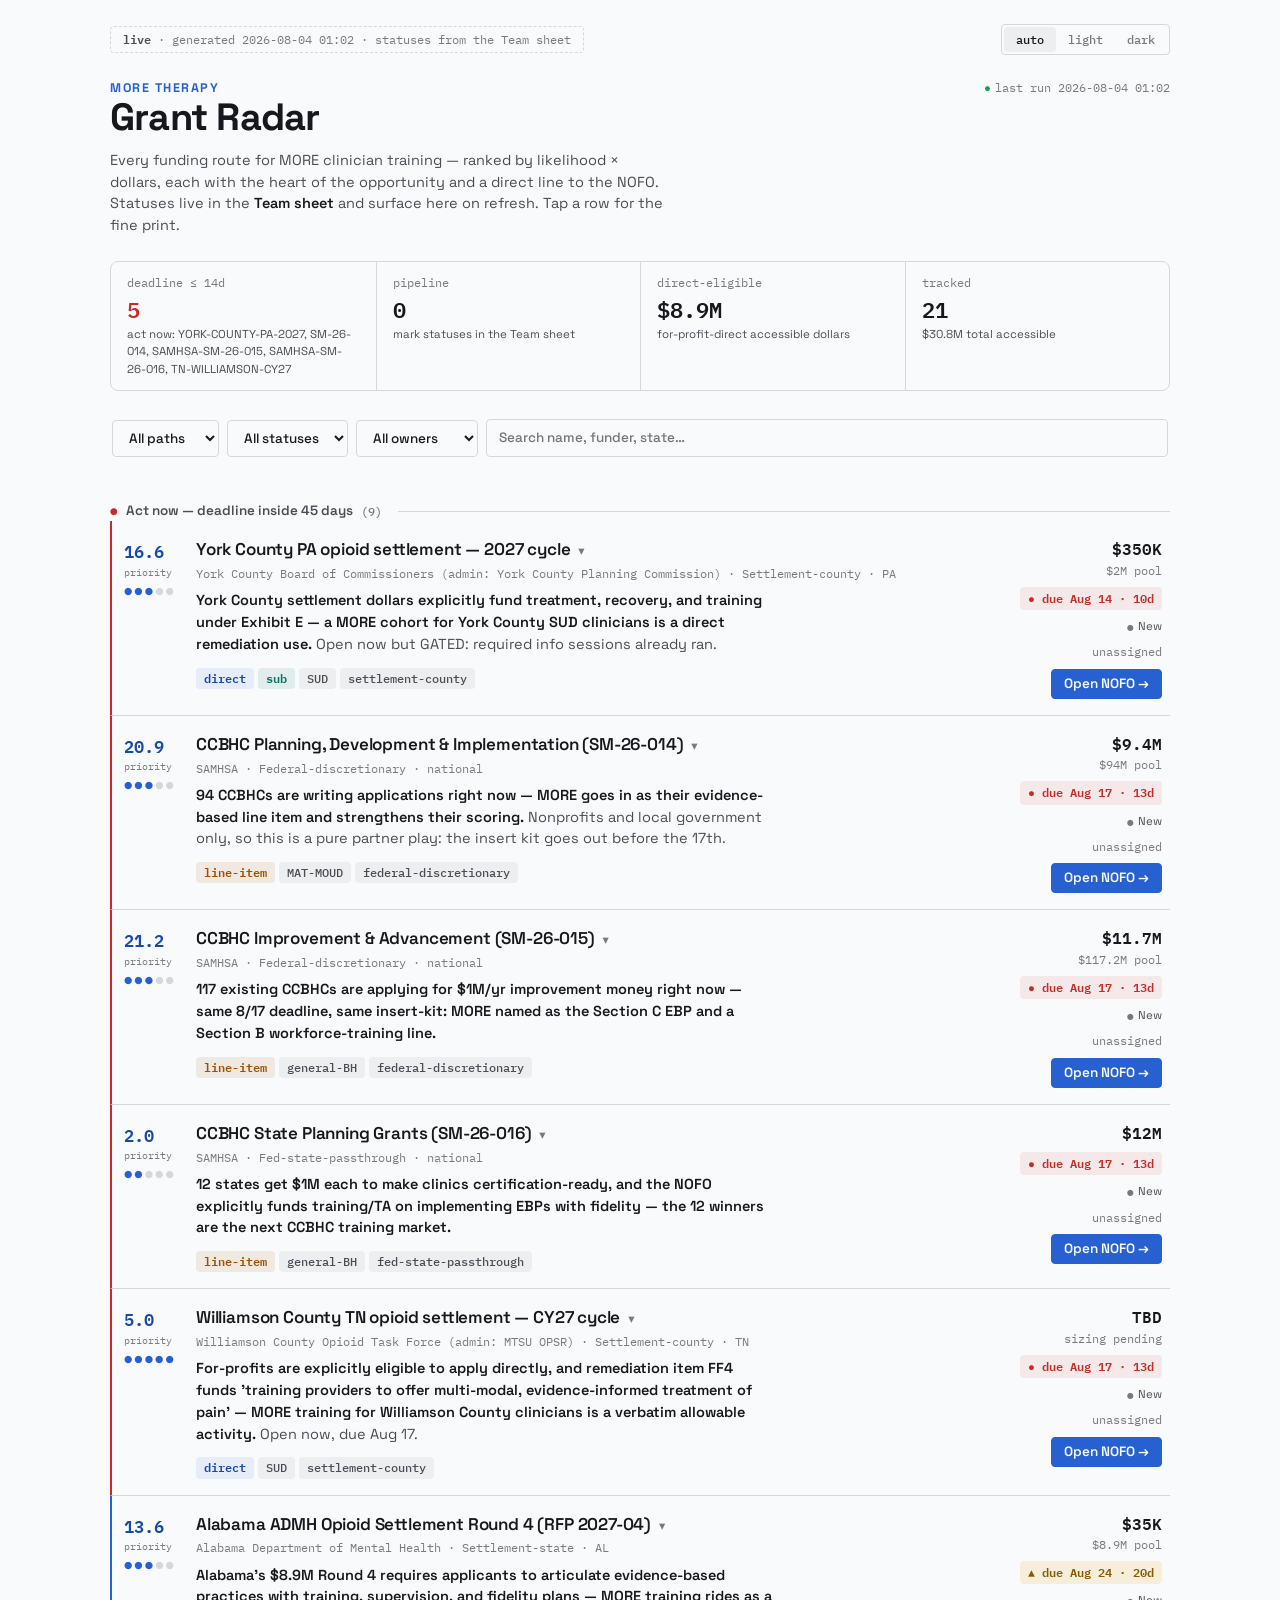
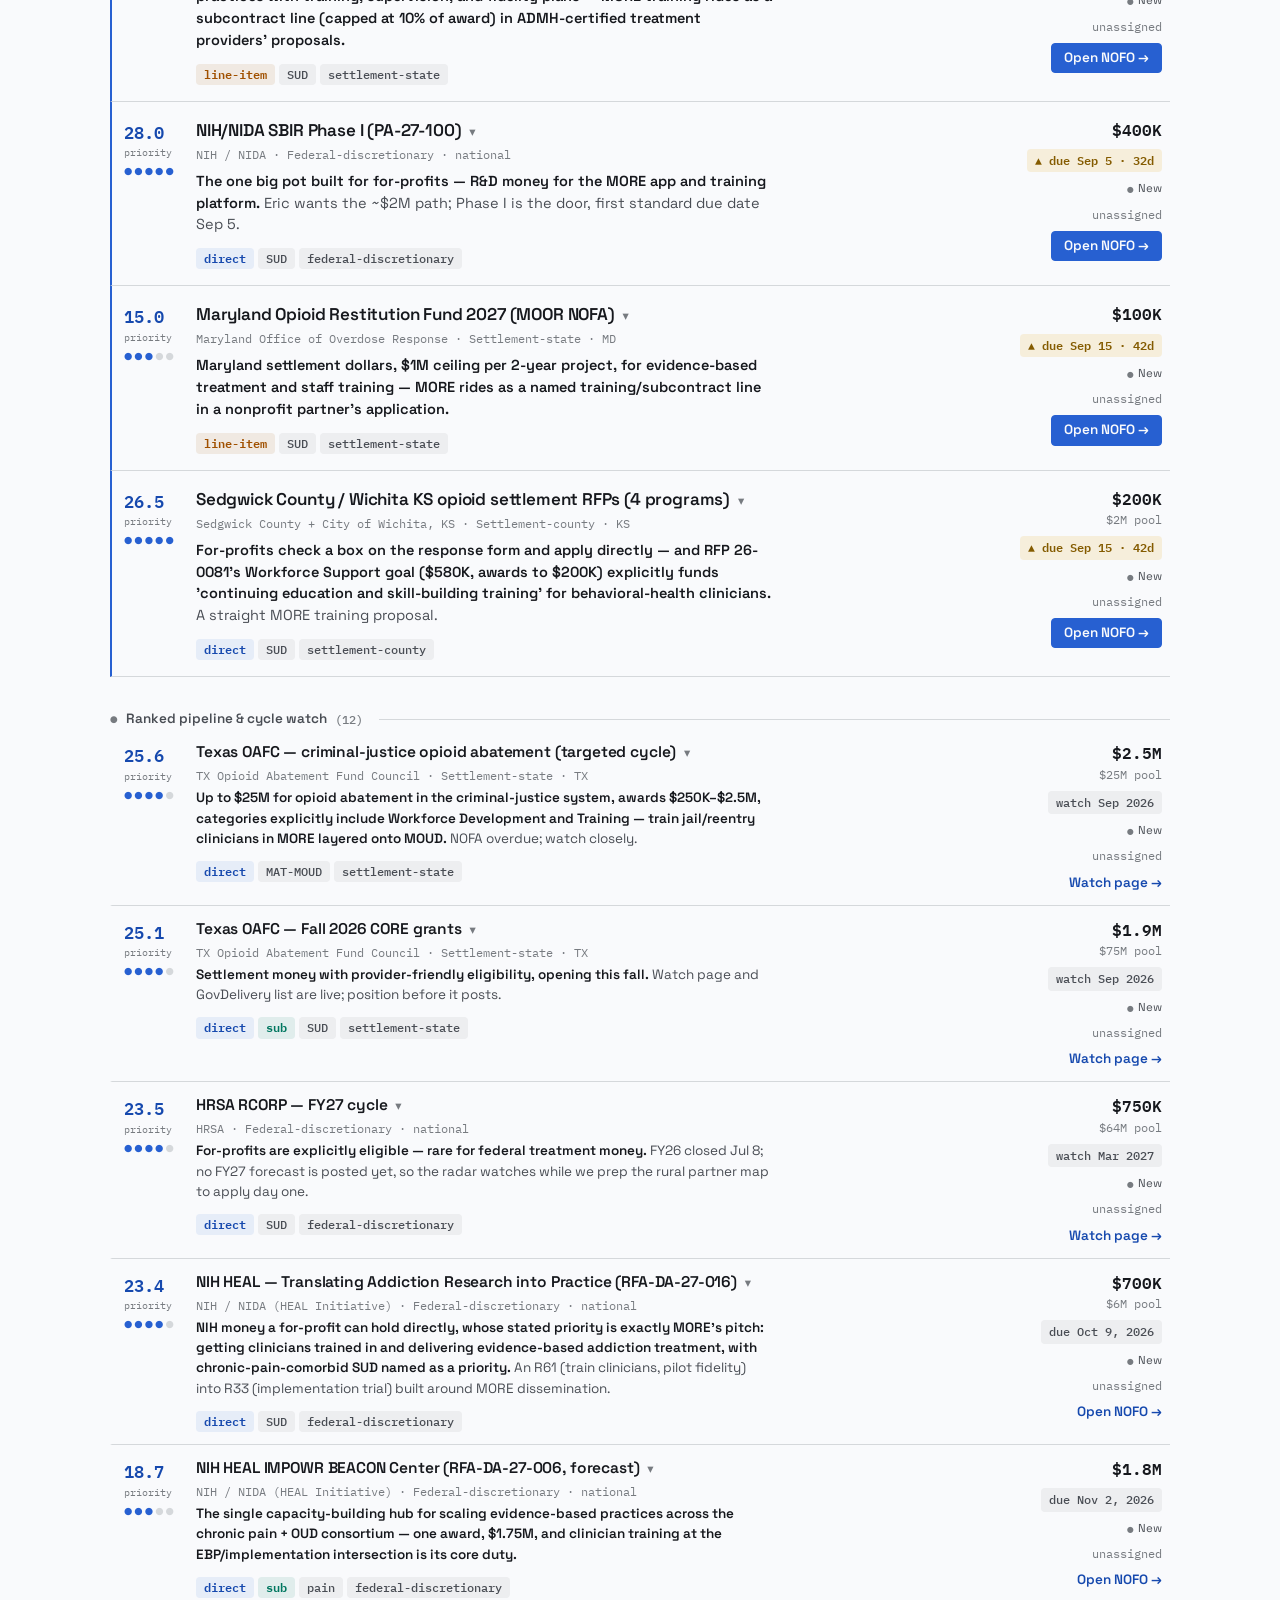
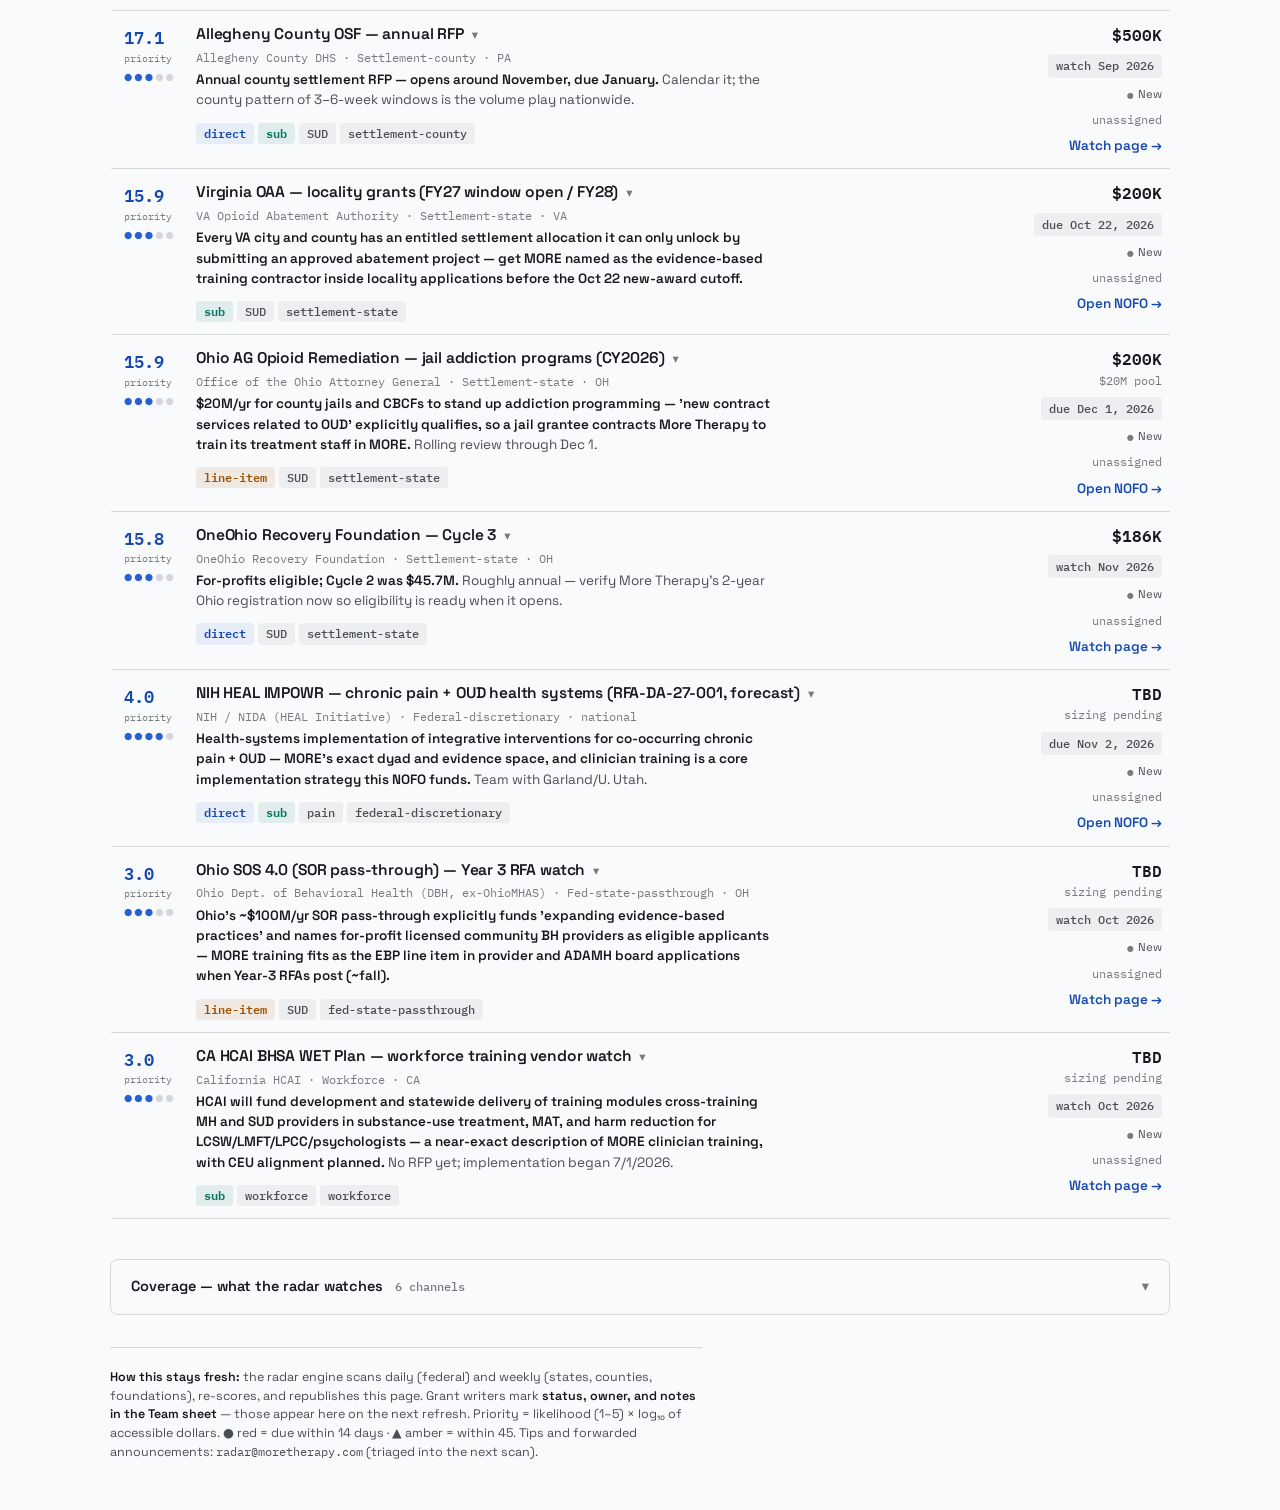
<file: site/index.html>
<!DOCTYPE html>
<html lang="en">
<head>
<meta charset="UTF-8">
<meta name="viewport" content="width=device-width, initial-scale=1.0">
<meta name="description" content="MORE Grant Radar — every funding route for MORE clinician training, ranked by likelihood × dollars, with direct links to each NOFO.">
<meta name="robots" content="noindex, nofollow">
<title>MORE Grant Radar</title>
<link rel="icon" href="data:image/svg+xml,%3Csvg xmlns='http://www.w3.org/2000/svg' viewBox='0 0 32 32'%3E%3Ccircle cx='16' cy='16' r='13' fill='none' stroke='%233355cc' stroke-width='2.5'/%3E%3Ccircle cx='16' cy='16' r='6.5' fill='none' stroke='%233355cc' stroke-width='2' opacity='.45'/%3E%3Ccircle cx='21.5' cy='11' r='3.2' fill='%23c03b34'/%3E%3C/svg%3E">
<link rel="preconnect" href="https://fonts.googleapis.com">
<link rel="preconnect" href="https://fonts.gstatic.com" crossorigin>
<link href="https://fonts.googleapis.com/css2?family=Space+Grotesk:wght@400;500;600;700&family=IBM+Plex+Mono:wght@400;500;600&display=swap" rel="stylesheet">
<style>
/* Hallmark · macrostructure: Workbench ledger · tone: utilitarian · theme: Cobalt · anchor hue: cobalt 262 */
  :root {
    color-scheme: light;
    --color-paper: oklch(98.5% 0.003 250);
    --color-paper-2: oklch(96.5% 0.004 250);
    --color-paper-3: oklch(93.5% 0.006 250);
    --color-ink: oklch(21% 0.01 260);
    --color-ink-2: oklch(42% 0.012 260);
    --color-ink-3: oklch(58% 0.01 260);
    --color-rule: oklch(88% 0.005 250);
    --color-border: oklch(21% 0.01 260 / 0.12);
    --color-accent: oklch(52% 0.185 262);
    --color-accent-ink: oklch(44% 0.17 262);
    --color-accent-wash: oklch(52% 0.185 262 / 0.09);
    --color-accent-border: oklch(52% 0.185 262 / 0.35);
    --color-critical: oklch(54% 0.19 27);
    --color-critical-wash: oklch(54% 0.19 27 / 0.09);
    --color-warning-ink: oklch(50% 0.11 80);
    --color-warning-wash: oklch(80% 0.14 85 / 0.18);
    --color-good: oklch(60% 0.15 150);
    --color-line-item: oklch(52% 0.13 55);
    --color-line-item-wash: oklch(52% 0.13 55 / 0.10);
    --color-sub: oklch(50% 0.11 175);
    --color-sub-wash: oklch(50% 0.11 175 / 0.10);
    --color-muted-wash: oklch(21% 0.01 260 / 0.05);
    --color-focus: oklch(52% 0.185 262);
    --color-bar: oklch(98.5% 0.003 250 / 0.78);
    --color-edge-shadow: oklch(30% 0.01 260 / 0.10);
    --font-display: "Space Grotesk", system-ui, sans-serif;
    --font-mono: "IBM Plex Mono", ui-monospace, "SF Mono", monospace;
    --text-display: clamp(1.75rem, 3.6vw, 2.375rem);
    --text-xl: 1.0625rem; --text-lg: 0.96875rem; --text-md: 0.90625rem;
    --text-sm: 0.84375rem; --text-xs: 0.78125rem; --text-2xs: 0.71875rem;
    --space-1: 0.25rem; --space-2: 0.5rem; --space-3: 0.75rem; --space-4: 1rem;
    --space-5: 1.25rem; --space-6: 1.5rem; --space-8: 2rem; --space-10: 2.5rem; --space-12: 3rem;
    --ease-out: cubic-bezier(0.2, 0.8, 0.2, 1);
    --ease-in-out: cubic-bezier(0.45, 0, 0.15, 1);
    --dur-1: 120ms; --dur-2: 200ms; --dur-3: 320ms;
    --radius-1: 4px; --radius-2: 8px;
    --rule-1: 1px; --rule-2: 2px;
  }
  @media (prefers-color-scheme: dark) {
    :root:not([data-theme="light"]) {
      color-scheme: dark;
      --color-paper: oklch(18% 0.008 255);
      --color-paper-2: oklch(21.5% 0.009 255);
      --color-paper-3: oklch(26% 0.01 255);
      --color-ink: oklch(94% 0.005 250);
      --color-ink-2: oklch(76% 0.008 250);
      --color-ink-3: oklch(60% 0.008 250);
      --color-rule: oklch(30% 0.008 255);
      --color-border: oklch(94% 0.005 250 / 0.12);
      --color-accent: oklch(66% 0.16 262);
      --color-accent-ink: oklch(74% 0.13 262);
      --color-accent-wash: oklch(66% 0.16 262 / 0.14);
      --color-accent-border: oklch(66% 0.16 262 / 0.4);
      --color-critical: oklch(66% 0.17 27);
      --color-critical-wash: oklch(66% 0.17 27 / 0.14);
      --color-warning-ink: oklch(80% 0.13 85);
      --color-warning-wash: oklch(80% 0.14 85 / 0.12);
      --color-good: oklch(70% 0.15 150);
      --color-line-item: oklch(72% 0.12 55);
      --color-line-item-wash: oklch(72% 0.12 55 / 0.13);
      --color-sub: oklch(72% 0.11 175);
      --color-sub-wash: oklch(72% 0.11 175 / 0.13);
      --color-muted-wash: oklch(94% 0.005 250 / 0.06);
      --color-focus: oklch(70% 0.15 262);
      --color-bar: oklch(18% 0.008 255 / 0.72);
      --color-edge-shadow: oklch(5% 0 0 / 0.5);
    }
  }
  :root[data-theme="dark"] {
    color-scheme: dark;
    --color-paper: oklch(18% 0.008 255);
    --color-paper-2: oklch(21.5% 0.009 255);
    --color-paper-3: oklch(26% 0.01 255);
    --color-ink: oklch(94% 0.005 250);
    --color-ink-2: oklch(76% 0.008 250);
    --color-ink-3: oklch(60% 0.008 250);
    --color-rule: oklch(30% 0.008 255);
    --color-border: oklch(94% 0.005 250 / 0.12);
    --color-accent: oklch(66% 0.16 262);
    --color-accent-ink: oklch(74% 0.13 262);
    --color-accent-wash: oklch(66% 0.16 262 / 0.14);
    --color-accent-border: oklch(66% 0.16 262 / 0.4);
    --color-critical: oklch(66% 0.17 27);
    --color-critical-wash: oklch(66% 0.17 27 / 0.14);
    --color-warning-ink: oklch(80% 0.13 85);
    --color-warning-wash: oklch(80% 0.14 85 / 0.12);
    --color-good: oklch(70% 0.15 150);
    --color-line-item: oklch(72% 0.12 55);
    --color-line-item-wash: oklch(72% 0.12 55 / 0.13);
    --color-sub: oklch(72% 0.11 175);
    --color-sub-wash: oklch(72% 0.11 175 / 0.13);
    --color-muted-wash: oklch(94% 0.005 250 / 0.06);
    --color-focus: oklch(70% 0.15 262);
    --color-bar: oklch(18% 0.008 255 / 0.72);
    --color-edge-shadow: oklch(5% 0 0 / 0.5);
  }

  * { box-sizing: border-box; margin: 0; }
  html { scroll-behavior: smooth; font-size: 100%; overflow-x: clip; }
  body {
    font-family: var(--font-display);
    background: var(--color-paper); color: var(--color-ink);
    line-height: 1.5; font-size: var(--text-md);
    padding: var(--space-6) var(--space-5) var(--space-12);
    overflow-x: clip;
    transition: background var(--dur-3) var(--ease-in-out), color var(--dur-3) var(--ease-in-out);
  }
  .wrap { max-width: 1060px; margin: 0 auto; position: relative; }
  .mono { font-family: var(--font-mono); }

  .skip {
    position: absolute; left: -9999px; top: 0; z-index: 60;
    background: var(--color-paper); color: var(--color-accent-ink);
    padding: var(--space-2) var(--space-4);
    border-radius: var(--radius-1); border: var(--rule-1) solid var(--color-border);
    font-weight: 600; text-decoration: none;
  }
  .skip:focus-visible { left: 0; }

  .topline { display: flex; align-items: center; gap: var(--space-3); flex-wrap: wrap; margin-bottom: var(--space-6); }
  .buildbar {
    font-family: var(--font-mono); font-size: var(--text-2xs); color: var(--color-ink-3);
    border: var(--rule-1) dashed var(--color-rule); border-radius: var(--radius-1);
    padding: var(--space-1) var(--space-3);
    overflow-wrap: anywhere;
  }
  .buildbar b { color: var(--color-ink-2); font-weight: 600; }
  .theme { margin-left: auto; display: inline-flex; border: var(--rule-1) solid var(--color-rule); border-radius: var(--radius-1); padding: 2px; background: var(--color-paper); }
  .theme button {
    font: inherit; font-family: var(--font-mono); font-size: var(--text-2xs); font-weight: 500;
    color: var(--color-ink-3); background: none; border: none; border-radius: var(--radius-1);
    padding: var(--space-1) var(--space-3); cursor: pointer; white-space: nowrap;
    transition: color var(--dur-2) var(--ease-out), background var(--dur-2) var(--ease-out);
  }
  .theme button:active { transform: translateY(1px); }
  .theme button[aria-pressed="true"] { background: var(--color-muted-wash); color: var(--color-ink); }

  header.top { display: flex; align-items: baseline; gap: var(--space-4); flex-wrap: wrap; margin-bottom: var(--space-2); }
  .wordmark { font-size: var(--text-xs); letter-spacing: 0.12em; font-weight: 700; color: var(--color-accent); }
  h1 {
    font-size: var(--text-display); font-weight: 700; letter-spacing: -0.02em; line-height: 1.05;
    text-wrap: balance; overflow-wrap: anywhere; min-width: 0;
  }
  .stamp { font-family: var(--font-mono); font-size: var(--text-2xs); color: var(--color-ink-3); margin-left: auto; }
  .stamp .dot-live { color: var(--color-good); margin-right: var(--space-1); }
  .sub { color: var(--color-ink-2); font-size: var(--text-md); max-width: 62ch; text-wrap: pretty; margin: var(--space-3) 0 var(--space-6); }
  .sub b { font-weight: 600; color: var(--color-ink); }

  .strip {
    display: grid; grid-template-columns: repeat(4, minmax(0, 1fr));
    border: var(--rule-1) solid var(--color-rule); border-radius: var(--radius-2);
    margin-bottom: var(--space-4); background: var(--color-paper);
  }
  .strip .cell { padding: var(--space-3) var(--space-4); border-left: var(--rule-1) solid var(--color-rule); min-width: 0; }
  .strip .cell:first-child { border-left: none; }
  .strip .k { font-family: var(--font-mono); font-size: var(--text-2xs); color: var(--color-ink-3); }
  .strip .v { font-family: var(--font-mono); font-size: 1.375rem; font-weight: 600; margin-top: 2px; font-variant-numeric: tabular-nums; }
  .strip .cell.alert .v { color: var(--color-critical); }
  .strip .d { font-size: var(--text-2xs); color: var(--color-ink-2); text-wrap: pretty; }

  .filters {
    position: sticky; top: 0; z-index: 30;
    display: flex; flex-wrap: wrap; gap: var(--space-2); align-items: center;
    padding: var(--space-3) 2px; margin-bottom: var(--space-2);
    background: var(--color-bar);
    backdrop-filter: blur(14px) saturate(160%); -webkit-backdrop-filter: blur(14px) saturate(160%);
  }
  .filters::after {
    content: ""; position: absolute; left: 0; right: 0; bottom: -14px; height: 14px;
    background: linear-gradient(var(--color-edge-shadow), transparent);
    opacity: 0; transition: opacity var(--dur-2) var(--ease-out); pointer-events: none;
  }
  .filters.scrolled::after { opacity: 1; }
  .filters select, .filters input {
    font: inherit; font-size: var(--text-sm); font-weight: 500; color: var(--color-ink);
    background: var(--color-paper); border: var(--rule-1) solid var(--color-rule);
    border-radius: var(--radius-1); padding: var(--space-2) var(--space-3);
    transition: border-color var(--dur-2) var(--ease-out);
  }
  .filters input { flex: 1; min-width: 140px; }
  .filters :is(select, input):hover { border-color: var(--color-ink-3); }
  .filters select:active { transform: translateY(1px); }
  .filters :is(select, input):focus-visible { outline: var(--rule-2) solid var(--color-focus); outline-offset: 1px; border-color: transparent; }

  h2.band {
    display: flex; align-items: center; gap: var(--space-2);
    font-size: var(--text-sm); font-weight: 600; color: var(--color-ink-2);
    margin: var(--space-8) 0 0; white-space: nowrap;
  }
  h2.band::after { content: ""; flex: 1; height: var(--rule-1); background: var(--color-rule); margin-left: var(--space-2); }
  h2.band .mark { font-size: 9px; }
  h2.band .mark.red { color: var(--color-critical); }
  h2.band .mark.mut { color: var(--color-ink-3); }
  h2.band .count { font-family: var(--font-mono); font-size: var(--text-2xs); color: var(--color-ink-3); font-weight: 500; }

  article.row {
    display: grid; grid-template-columns: 56px minmax(0, 1fr) auto;
    gap: 0 var(--space-4); align-items: start;
    padding: var(--space-4) var(--space-2) var(--space-4) var(--space-3);
    border-bottom: var(--rule-1) solid var(--color-rule);
    border-left: var(--rule-2) solid transparent;
    cursor: pointer; position: relative;
    transition: background var(--dur-2) var(--ease-out), border-color var(--dur-2) var(--ease-out);
  }
  article.row:hover { background: var(--color-paper-2); }
  .act article.row { border-left-color: var(--color-accent); }
  .act article.row.hot { border-left-color: var(--color-critical); }
  .watch article.row:hover { border-left-color: var(--color-rule); }

  .score { text-align: left; padding-top: 2px; min-width: 0; }
  .score .n { font-family: var(--font-mono); font-size: var(--text-xl); font-weight: 600; color: var(--color-accent-ink); font-variant-numeric: tabular-nums; }
  .score .l { font-family: var(--font-mono); font-size: 0.625rem; color: var(--color-ink-3); }
  .dots { margin-top: var(--space-1); font-size: 0.6rem; letter-spacing: 2px; color: var(--color-accent); }
  .dots span.off { color: var(--color-rule); }

  .main { min-width: 0; }
  .name { font-size: var(--text-xl); font-weight: 600; letter-spacing: -0.01em; text-wrap: balance; overflow-wrap: anywhere; min-width: 0; }
  .funder { font-family: var(--font-mono); font-size: var(--text-2xs); color: var(--color-ink-3); margin-top: 2px; }
  .heart { font-size: var(--text-md); color: var(--color-ink-2); margin-top: var(--space-2); max-width: 64ch; text-wrap: pretty; }
  .heart b { font-weight: 600; color: var(--color-ink); }
  .tags { display: flex; flex-wrap: wrap; gap: var(--space-1); margin-top: var(--space-3); }
  .tag {
    font-family: var(--font-mono); font-size: var(--text-2xs); font-weight: 500;
    padding: 2px var(--space-2); border-radius: var(--radius-1);
    background: var(--color-muted-wash); color: var(--color-ink-2);
  }
  .tag.path-direct { background: var(--color-accent-wash); color: var(--color-accent-ink); font-weight: 600; }
  .tag.path-line { background: var(--color-line-item-wash); color: var(--color-line-item); font-weight: 600; }
  .tag.path-sub { background: var(--color-sub-wash); color: var(--color-sub); font-weight: 600; }

  .right { text-align: right; min-width: 150px; display: flex; flex-direction: column; align-items: flex-end; gap: var(--space-2); }
  .money { font-family: var(--font-mono); font-size: var(--text-lg); font-weight: 600; font-variant-numeric: tabular-nums; }
  .money small { display: block; font-family: var(--font-mono); font-size: var(--text-2xs); color: var(--color-ink-3); font-weight: 400; margin-top: 1px; }
  .due { font-family: var(--font-mono); font-size: var(--text-2xs); padding: 3px var(--space-2); border-radius: var(--radius-1); font-weight: 600; white-space: nowrap; }
  .due.critical { background: var(--color-critical-wash); color: var(--color-critical); }
  .due.warning { background: var(--color-warning-wash); color: var(--color-warning-ink); }
  .due.quiet { background: var(--color-muted-wash); color: var(--color-ink-2); font-weight: 500; }
  .status { font-size: var(--text-2xs); color: var(--color-ink-2); }
  .status::before { content: "●"; margin-right: var(--space-1); font-size: 8px; color: var(--color-ink-3); }
  .status.live::before { color: var(--color-good); }
  .status.pursuing::before { color: var(--color-accent); }
  .owner { font-family: var(--font-mono); font-size: var(--text-2xs); color: var(--color-ink-3); }
  .owner::before { content: "owner · "; }
  .owner.none::before { content: ""; }
  .nofo {
    display: inline-block; font-size: var(--text-sm); font-weight: 600; text-decoration: none;
    color: var(--color-paper); background: var(--color-accent);
    border: var(--rule-1) solid var(--color-accent);
    border-radius: var(--radius-1); padding: var(--space-1) var(--space-3);
    white-space: nowrap;
    transition: background var(--dur-2) var(--ease-out);
  }
  .nofo:hover { background: var(--color-accent-ink); border-color: var(--color-accent-ink); }
  .nofo:active { transform: translateY(1px); }
  .nofo:focus-visible, .skip:focus-visible, .empty button:focus-visible, .chev:focus-visible,
  .theme button:focus-visible, .cal:focus-visible, .coverage summary:focus-visible {
    outline: var(--rule-2) solid var(--color-focus); outline-offset: 2px;
  }
  a.watchlink { font-size: var(--text-sm); font-weight: 600; color: var(--color-accent-ink); text-decoration: none; white-space: nowrap; }
  a.watchlink:hover { text-decoration: underline; }

  .chev {
    font: inherit; background: none; border: none; cursor: pointer; padding: 2px var(--space-1);
    color: var(--color-ink-3); font-size: var(--text-xs); border-radius: var(--radius-1);
    transition: transform var(--dur-3) var(--ease-out), color var(--dur-2) var(--ease-out);
  }
  .chev:hover { color: var(--color-ink); }
  article.row.open .chev { transform: rotate(180deg); }
  .details { grid-column: 1 / -1; display: grid; grid-template-rows: 0fr; transition: grid-template-rows var(--dur-3) var(--ease-out); }
  article.row.open .details { grid-template-rows: 1fr; }
  .details-inner { overflow: hidden; min-height: 0; }
  .details-body {
    margin-top: var(--space-4); padding: var(--space-3) 0 var(--space-1);
    border-top: var(--rule-1) solid var(--color-rule);
    display: grid; grid-template-columns: repeat(auto-fit, minmax(min(220px, 100%), 1fr));
    gap: var(--space-3) var(--space-6);
    font-size: var(--text-sm); color: var(--color-ink-2);
  }
  .details-body h4 { font-family: var(--font-mono); font-size: 0.65rem; font-weight: 600; color: var(--color-ink-3); letter-spacing: 0.05em; text-transform: uppercase; margin-bottom: 3px; }
  .details-body p { text-wrap: pretty; overflow-wrap: anywhere; }
  .details-body b { color: var(--color-ink); font-weight: 600; }
  .actions { grid-column: 1 / -1; display: flex; flex-wrap: wrap; gap: var(--space-2); align-items: center; }
  .cal {
    font: inherit; font-size: var(--text-xs); font-weight: 600; color: var(--color-ink-2);
    background: none; border: var(--rule-1) solid var(--color-rule); border-radius: var(--radius-1);
    padding: var(--space-1) var(--space-3); cursor: pointer; white-space: nowrap;
    transition: border-color var(--dur-2) var(--ease-out), color var(--dur-2) var(--ease-out);
  }
  .cal:hover { border-color: var(--color-ink-3); color: var(--color-ink); }
  .cal:active { transform: translateY(1px); }
  .cal[data-state="done"] { color: var(--color-good); border-color: var(--color-good); }
  .kitbtn {
    font-family: var(--font-mono); font-size: var(--text-2xs); font-weight: 600; color: var(--color-line-item);
    background: var(--color-line-item-wash); border-radius: var(--radius-1); padding: var(--space-1) var(--space-2);
    white-space: nowrap; text-decoration: none; display: inline-block;
  }
  .kitbtn.soon { opacity: 0.62; }
  .kitbtn.soon::after { content: " · lands build week"; font-weight: 400; color: var(--color-ink-3); }
  .remind { font-family: var(--font-mono); font-size: var(--text-2xs); color: var(--color-ink-3); }
  .verif { grid-column: 1 / -1; font-family: var(--font-mono); font-size: var(--text-2xs); color: var(--color-ink-3); }
  .verif b { color: var(--color-good); font-weight: 600; }
  .verif.stale b { color: var(--color-warning-ink); }

  .watch .name { font-size: var(--text-lg); }
  .watch .heart { font-size: var(--text-sm); margin-top: var(--space-1); }
  .watch article.row { padding-top: var(--space-3); padding-bottom: var(--space-3); }

  .empty {
    display: none; text-align: center; padding: var(--space-10) var(--space-5); color: var(--color-ink-2);
    border: var(--rule-1) dashed var(--color-rule); border-radius: var(--radius-2); margin-top: var(--space-4);
  }
  .empty.show { display: block; }
  .empty p { margin-bottom: var(--space-3); }
  .empty button {
    font: inherit; font-weight: 600; color: var(--color-accent-ink); background: var(--color-accent-wash);
    border: none; border-radius: var(--radius-1); padding: var(--space-2) var(--space-4); cursor: pointer;
  }
  .empty button:active { transform: translateY(1px); }

  .coverage { margin-top: var(--space-10); border: var(--rule-1) solid var(--color-rule); border-radius: var(--radius-2); background: var(--color-paper); }
  .coverage summary {
    cursor: pointer; list-style: none; padding: var(--space-4) var(--space-5);
    font-size: var(--text-md); font-weight: 600; color: var(--color-ink);
    display: flex; align-items: baseline; gap: var(--space-3); flex-wrap: wrap;
  }
  .coverage summary::-webkit-details-marker { display: none; }
  .coverage summary .count { font-family: var(--font-mono); font-size: var(--text-2xs); color: var(--color-ink-3); font-weight: 500; }
  .coverage summary::after { content: "▾"; margin-left: auto; color: var(--color-ink-3); transition: transform var(--dur-3) var(--ease-out); }
  .coverage[open] summary::after { transform: rotate(180deg); }
  .cov-grid {
    display: grid; grid-template-columns: repeat(auto-fit, minmax(min(230px, 100%), 1fr));
    gap: var(--space-4) var(--space-6);
    padding: var(--space-1) var(--space-5) var(--space-5);
    font-size: var(--text-sm); color: var(--color-ink-2);
  }
  .cov-grid h4 { font-family: var(--font-mono); font-size: 0.65rem; font-weight: 600; color: var(--color-ink-3); letter-spacing: 0.05em; text-transform: uppercase; margin-bottom: 3px; }
  .cov-grid p { overflow-wrap: anywhere; }
  .cov-stamp { font-family: var(--font-mono); font-size: var(--text-2xs); color: var(--color-ink-3); margin-top: var(--space-1); }
  .cov-stamp.gap { color: var(--color-warning-ink); font-weight: 500; }

  footer {
    margin-top: var(--space-8); border-top: var(--rule-1) solid var(--color-rule);
    padding-top: var(--space-5); font-size: var(--text-xs); color: var(--color-ink-2);
    max-width: 74ch; text-wrap: pretty;
  }
  footer b { color: var(--color-ink); font-weight: 600; }
  footer .mono { font-size: var(--text-2xs); }

  @media (max-width: 900px) {
    .strip { grid-template-columns: repeat(2, minmax(0, 1fr)); }
    .strip .cell:nth-child(3) { border-left: none; }
    .strip .cell:nth-child(n+3) { border-top: var(--rule-1) solid var(--color-rule); }
  }
  @media (max-width: 660px) {
    article.row { grid-template-columns: minmax(0, 1fr); gap: var(--space-2) var(--space-4); padding-left: var(--space-3); }
    .score { display: flex; gap: var(--space-3); align-items: baseline; }
    .dots { margin-top: 0; }
    .right { align-items: flex-start; text-align: left; }
    .filters { position: static; }
    .stamp { margin-left: 0; width: 100%; }
    h2.band { white-space: normal; }
  }
  @media (max-width: 420px) {
    .strip { grid-template-columns: minmax(0, 1fr); }
    .strip .cell { border-left: none; border-top: var(--rule-1) solid var(--color-rule); }
    .strip .cell:first-child { border-top: none; }
  }

  @media (prefers-reduced-motion: reduce) {
    html { scroll-behavior: auto; }
    .details, .chev, .coverage summary::after { transition: none; }
    article.row.open .chev { transform: rotate(180deg); }
    body { transition: none; }
  }
  @media (prefers-reduced-transparency: reduce) {
    .filters { background: var(--color-paper); backdrop-filter: none; -webkit-backdrop-filter: none; }
  }
  @media (prefers-contrast: more) {
    .strip, .coverage { border-color: var(--color-ink-3); }
    article.row { border-bottom-color: var(--color-ink-3); }
    .filters { background: var(--color-paper); backdrop-filter: none; -webkit-backdrop-filter: none; }
    .tag { border: var(--rule-1) solid currentColor; }
  }
</style>
</head>
<body>
<div class="wrap">
  <a class="skip" href="#pipeline">Skip to opportunities</a>

  <div class="topline">
    <p class="buildbar"><b>live</b> · generated 2026-08-04 01:02 · statuses from the Team sheet</p>
    <div class="theme" role="group" aria-label="Color theme">
      <button type="button" data-set="" aria-pressed="true">auto</button>
      <button type="button" data-set="light" aria-pressed="false">light</button>
      <button type="button" data-set="dark" aria-pressed="false">dark</button>
    </div>
  </div>

  <header class="top">
    <div>
      <div class="wordmark">MORE THERAPY</div>
      <h1>Grant Radar</h1>
    </div>
    <p class="stamp"><span class="dot-live" aria-hidden="true">●</span>last run 2026-08-04 01:02</p>
  </header>
  <p class="sub">Every funding route for MORE clinician training — ranked by likelihood × dollars, each with the heart of the opportunity and a direct line to the NOFO. Statuses live in the <b>Team sheet</b> and surface here on refresh. Tap a row for the fine print.</p>

  <section class="strip" aria-label="Summary" id="strip"></section>

  <nav class="filters" id="filters" aria-label="Filters">
    <select id="fPath" aria-label="Filter by path"><option value="">All paths</option><option>Direct</option><option>Line-item</option><option>Sub</option><option>Grant</option></select>
    <select id="fStatus" aria-label="Filter by status"><option value="">All statuses</option></select>
    <select id="fOwner" aria-label="Filter by owner"><option value="">All owners</option></select>
    <input id="fSearch" type="search" placeholder="Search name, funder, state…" aria-label="Search opportunities">
  </nav>

  <main id="pipeline">
    <div class="act" id="bandAct" hidden>
      <h2 class="band"><span class="mark red" aria-hidden="true">●</span> Act now — deadline inside 45 days <span class="count" id="countAct"></span></h2>
      <div id="rowsAct"></div>
    </div>
    <div class="watch" id="bandWatch" hidden>
      <h2 class="band"><span class="mark mut" aria-hidden="true">●</span> Ranked pipeline &amp; cycle watch <span class="count" id="countWatch"></span></h2>
      <div id="rowsWatch"></div>
    </div>

    <div class="empty" id="empty">
      <p>No opportunities match these filters.</p>
      <button id="reset" type="button">Clear filters</button>
    </div>

    <details class="coverage" id="coverage">
      <summary>Coverage — what the radar watches <span class="count" id="covCount"></span></summary>
      <div class="cov-grid" id="covGrid"></div>
    </details>
  </main>

  <footer>
    <b>How this stays fresh:</b> the radar engine scans daily (federal) and weekly (states, counties, foundations), re-scores, and republishes this page. Grant writers mark <b>status, owner, and notes in the Team sheet</b> — those appear here on the next refresh. Priority = likelihood (1–5) × log₁₀ of accessible dollars. ● red = due within 14 days · ▲ amber = within 45. Tips and forwarded announcements: <span class="mono">radar@moretherapy.com</span> (triaged into the next scan).
  </footer>
</div>

<script>
const RADAR = {"today": "2026-08-04", "rows": [{"grant_id": "york-county-pa-2027", "aliases": [], "name": "York County PA opioid settlement — 2027 cycle", "funder": "York County Board of Commissioners (admin: York County Planning Commission)", "program": "Annual settlement grants, Exhibit E uses; 17 rounds over 18 years", "channel": "Settlement-county", "state": "PA", "path": "Direct/Sub", "forprofit_direct": "unclear", "category": "SUD", "accessible_usd": 350000, "pool_usd": 2000000, "deadline": "2026-08-14", "cycle_watch": null, "likelihood": 3, "heart": "York County settlement dollars explicitly fund treatment, recovery, and training under Exhibit E — a MORE cohort for York County SUD clinicians is a direct remediation use. Open now but GATED: required info sessions already ran.", "eligibility": "'Area organizations and agencies' (local focus implied; for-profit not addressed). GATE: mandatory virtual info-session attendance before applying — sessions ran 6/26–7/16 and have passed.", "nofo_url": "https://www.ycpc.org/691/How-to-Apply", "source_url": "https://www.ycpc.org/646/Opioid-Settlement-Funding", "portal": "ycpc.org FormCenter online application", "accounts_needed": "W-9 signed/dated 2026; info-session attendance", "match_required": "No", "page_limit": "Work plan ≤2 pp; support letters ≤3 pp", "scoring_map": null, "effort_hrs": 10, "kit_type": "line-item-kit", "kit_url": "https://docs.google.com/document/d/155PbIsJGxYDiDe4G_iffjCPr1VUsrOWLxhFQcISXxDU/edit", "last_verified": "2026-08-04", "next_check": "2026-08-06", "found_date": "2026-08-04", "notes": "Due 11:59 pm 2026-08-14, no late submissions. IMMEDIATE ACTION: email Caitlin Steel (csteel@yorkcountypa.gov, 717-771-2473) about info-session accommodation; else Sub path (a York County provider applies with MORE as line item) or next cycle (~June 2027). Tiers to $350K/yr; pool varies $883K–$6M/yr (~$2M avg); org may submit 2 applications; 1- or 3-yr proposals; free grant coaching offered.", "priority": 16.6, "status": "New", "owner": "", "next_action": ""}, {"grant_id": "sm-26-014", "aliases": ["SM-26-014"], "name": "CCBHC Planning, Development & Implementation (SM-26-014)", "funder": "SAMHSA", "program": "Certified Community Behavioral Health Clinics PDI", "channel": "Federal-discretionary", "state": "US", "path": "Line-item", "forprofit_direct": "N", "category": "MAT-MOUD", "accessible_usd": 9400000, "pool_usd": 94000000, "deadline": "2026-08-17", "cycle_watch": null, "likelihood": 3, "heart": "94 CCBHCs are writing applications right now — MORE goes in as their evidence-based line item and strengthens their scoring. Nonprofits and local government only, so this is a pure partner play: the insert kit goes out before the 17th.", "eligibility": "Statutorily limited: community-based BH nonprofits; local-government behavioral health authorities; IHS/tribal orgs; Urban Indian Organizations. Must be Medicaid-enrolled and serve ≥200 unduplicated clients/yr. For-profits cannot apply.", "nofo_url": "https://www.samhsa.gov/grants/grant-announcements/sm-26-014", "source_url": "https://www.grants.gov/search-results-detail/360977", "portal": "Grants.gov (partners apply; MORE rides as line item)", "accounts_needed": "Partner needs SAM/UEI + Grants.gov + eRA Commons (NOFO: register ≥6 weeks before deadline)", "match_required": "No", "page_limit": "Project Narrative 15 pp (over = not reviewed); Abstract 1 pp; timeline attachment ≤2 pp", "attachments": "16 attachments incl. letters of commitment (#1), licensure + Medicaid proof (#11 — application not reviewed without it), state BH authority approval letter (#16)", "scoring_map": "Criterion C names the EBP (5 pts, ~1 page — the MORE slot) + Criterion B implementation/staffing (35 pts, mandated workforce training on evidence-based non-pharmacological interventions); +5 priority pts for the 100 highest overdose-death counties (NOFO Appendix C) — that county list is the campaign targeting list", "effort_hrs": 20, "kit_type": "line-item-kit", "kit_url": "https://docs.google.com/document/d/155PbIsJGxYDiDe4G_iffjCPr1VUsrOWLxhFQcISXxDU/edit", "last_verified": "2026-08-04", "next_check": "2026-08-06", "found_date": "2026-08-01", "notes": "Award up to $1M/yr for up to 4 yrs; expected award 2026-11-15. Companion NOFOs same 8/17 deadline: SM-26-015 (117 existing clinics) and SM-26-016 (12 state planning grants) — tracked as separate rows; ONE insert-kit campaign covers all three. Campaign go/no-go = open decision #5.", "priority": 20.9, "status": "New", "owner": "", "next_action": ""}, {"grant_id": "samhsa-sm-26-015", "aliases": ["SM-26-015"], "name": "CCBHC Improvement & Advancement (SM-26-015)", "funder": "SAMHSA", "program": "CCBHC IA for existing clinics; CFDA 93.696; Grants.gov opp 360978", "channel": "Federal-discretionary", "state": "US", "path": "Line-item", "forprofit_direct": "N", "category": "general-BH", "accessible_usd": 11700000, "pool_usd": 117160647, "deadline": "2026-08-17", "cycle_watch": null, "likelihood": 3, "heart": "117 existing CCBHCs are applying for $1M/yr improvement money right now — same 8/17 deadline, same insert-kit: MORE named as the Section C EBP and a Section B workforce-training line.", "eligibility": "Same statutory limits as SM-26-014 (BH nonprofits, local-gov BH authorities, tribal/Urban Indian orgs) — for-profits excluded; partner play only.", "nofo_url": "https://www.samhsa.gov/grants/grant-announcements/sm-26-015", "source_url": "https://www.grants.gov/search-results-detail/360978", "portal": "Grants.gov / eRA ASSIST (partner applies)", "accounts_needed": "Partner needs SAM/UEI + Grants.gov + eRA Commons; More Therapy needs none — contractor line in partner budget", "match_required": "No", "page_limit": "Project Narrative 15 pp", "attachments": null, "scoring_map": "A need 10-15 pts (+5 priority pts for high opioid-mortality areas); B implementation 35 pts (staffing/training live here); C EBP 5 pts (name MORE); D experience 25; E data 20", "effort_hrs": 10, "kit_type": "line-item-kit", "kit_url": "https://docs.google.com/document/d/155PbIsJGxYDiDe4G_iffjCPr1VUsrOWLxhFQcISXxDU/edit", "last_verified": "2026-08-04", "next_check": "2026-08-06", "found_date": "2026-08-04", "notes": "~117 awards from $117.2M; ≤$1M total costs/yr; up to 4 yrs. accessible models ~$100K training line × 117 applicants (same method as SM-26-014). One campaign covers SM-26-014/-015/-016; the awardee list (≈Nov 2026) then becomes a warm training-customer pipeline.", "priority": 21.2, "status": "New", "owner": "", "next_action": ""}, {"grant_id": "samhsa-sm-26-016", "aliases": ["SM-26-016"], "name": "CCBHC State Planning Grants (SM-26-016)", "funder": "SAMHSA", "program": "Cooperative agreements, Section 223 PAMA; ALN 93.829; Grants.gov opp 360982", "channel": "Fed-state-passthrough", "state": "US", "path": "Line-item", "forprofit_direct": "N", "category": "general-BH", "accessible_usd": null, "pool_usd": 12000000, "deadline": "2026-08-17", "cycle_watch": null, "likelihood": 2, "heart": "12 states get $1M each to make clinics certification-ready, and the NOFO explicitly funds training/TA on implementing EBPs with fidelity — the 12 winners are the next CCBHC training market.", "eligibility": "State mental-health/substance-use/Medicaid agencies + DC only, limited to 21 never-demonstration jurisdictions (incl. TX, OH, VA, CA, FL, GA, TN, AZ, MA, NC, WI…). Vendor path only.", "nofo_url": "https://www.samhsa.gov/grants/grant-announcements/sm-26-016", "source_url": "https://www.grants.gov/search-results-detail/360982", "portal": "Grants.gov (state applies)", "accounts_needed": "None for More Therapy — contracted training/TA vendor inside a state's plan", "match_required": "No", "page_limit": "Project Narrative 15 pp", "attachments": null, "scoring_map": "A need 20; B implementation 35; C experience/staffing 30; D data 15", "effort_hrs": 6, "kit_type": "letter-of-support", "kit_url": "https://docs.google.com/document/d/155PbIsJGxYDiDe4G_iffjCPr1VUsrOWLxhFQcISXxDU/edit", "last_verified": "2026-08-04", "next_check": "2026-08-06", "found_date": "2026-08-04", "notes": "$12M / 12 awards / 1-yr planning period; winning states' full demonstration applications anticipated due 2028-04-01 — long-game market development. Watch award announcements ~2026-11-15.", "priority": 2.0, "status": "New", "owner": "", "next_action": ""}, {"grant_id": "tn-williamson-cy27", "aliases": [], "name": "Williamson County TN opioid settlement — CY27 cycle", "funder": "Williamson County Opioid Task Force (admin: MTSU OPSR)", "program": "Annual community abatement grants under TN Opioid Abatement Council strategies", "channel": "Settlement-county", "state": "TN", "path": "Direct", "forprofit_direct": "Y", "category": "SUD", "accessible_usd": null, "pool_usd": null, "deadline": "2026-08-17", "cycle_watch": null, "likelihood": 5, "heart": "For-profits are explicitly eligible to apply directly, and remediation item FF4 funds 'training providers to offer multi-modal, evidence-informed treatment of pain' — MORE training for Williamson County clinicians is a verbatim allowable activity. Open now, due Aug 17.", "eligibility": "For-profits explicitly eligible — but awards are AT-COST only (fee schedule required, no margin) and services must benefit Williamson County TN residents.", "nofo_url": "https://chhs.mtsu.edu/wp-content/uploads/sites/83/2026/07/Williamson-CY27-RFP-APD-3.pdf", "source_url": "https://chhs.mtsu.edu/wcos/", "portal": "Qualtrics online form (no registrations needed)", "accounts_needed": "None", "match_required": "None (in-kind may be listed)", "page_limit": "No page limit; per-section character limits in the portal", "scoring_map": "100 pts: program design 15 (EBPs); budget justification 20 (line items tied to activity codes — cite FF4/AA9/BB15); need 10; goals 10; capacity 10", "effort_hrs": 15, "kit_type": "direct-template", "kit_url": "https://docs.google.com/document/d/155PbIsJGxYDiDe4G_iffjCPr1VUsrOWLxhFQcISXxDU/edit", "last_verified": "2026-08-04", "next_check": "2026-08-06", "found_date": "2026-08-04", "notes": "Window 7/1–8/17/2026; scoring Sep-Oct; awards Nov; 12-mo project starts Jan 1. Reimbursement-based payment; no indirect recovery. No award caps stated — accessible left null.", "priority": 5.0, "status": "New", "owner": "", "next_action": ""}, {"grant_id": "al-admh-settlement-r4", "aliases": ["RFP 2027-04"], "name": "Alabama ADMH Opioid Settlement Round 4 (RFP 2027-04)", "funder": "Alabama Department of Mental Health", "program": "Opioid Settlement Grant Program FY2027 (HB487)", "channel": "Settlement-state", "state": "AL", "path": "Line-item", "forprofit_direct": "N", "category": "SUD", "accessible_usd": 35000, "pool_usd": 8930000, "deadline": "2026-08-24", "cycle_watch": null, "likelihood": 3, "heart": "Alabama's $8.9M Round 4 requires applicants to articulate evidence-based practices with training, supervision, and fidelity plans — MORE training rides as a subcontract line (capped at 10% of award) in ADMH-certified treatment providers' proposals.", "eligibility": "Public/private NONPROFITS certified (or certifiable within 4 months) by ADMH — for-profits cannot apply directly; partner path via prior-round awardee lists on the ADMH page.", "nofo_url": "https://mh.alabama.gov/wp-content/uploads/2026/07/RFP-2027-04-Opioid-Settlement-Round-4.pdf", "source_url": "https://mh.alabama.gov/opioid-settlement/", "portal": "PAPER ONLY — 1 original + 2 copies + 1 USB physically received by 2:00 pm CT at ADMH Contracts & Purchasing, Montgomery; email/fax not accepted", "accounts_needed": "Partner needs AL SoS registration, E-Verify, STAARS vendor registration, ADMH certification", "match_required": "None stated; no supplanting; indirect capped 15%", "page_limit": "New proposals: cover 1 + org 2 + program 5 + budget 2 pp", "scoring_map": "100 pts; program description 30 (EBPs clearly articulated w/ fidelity + training + supervision plans = Section III(e), the MORE slot); understanding 20; experience 15; readiness 15; budget 20", "effort_hrs": 8, "kit_type": "line-item-kit", "kit_url": "https://docs.google.com/document/d/155PbIsJGxYDiDe4G_iffjCPr1VUsrOWLxhFQcISXxDU/edit", "last_verified": "2026-08-04", "next_check": "2026-08-11", "found_date": "2026-08-04", "notes": "Pools: Treatment $6.251M (≤$350K/award), Prevention $1.786M (≤$75K). accessible = 10% subcontract cap × $350K max treatment award (Q&A Q12), per partner — multiple partner awards possible. 4th annual round; watch mh.alabama.gov each July.", "priority": 13.6, "status": "New", "owner": "", "next_action": ""}, {"grant_id": "pa-27-100", "aliases": ["PA-27-100"], "name": "NIH/NIDA SBIR Phase I (PA-27-100)", "funder": "NIH / NIDA", "program": "Parent SBIR (R43/R44) Clinical Trial Optional", "channel": "Federal-discretionary", "state": "US", "path": "Direct", "forprofit_direct": "Y", "category": "SUD", "accessible_usd": 400000, "pool_usd": null, "deadline": "2026-09-05", "cycle_watch": null, "likelihood": 5, "heart": "The one big pot built for for-profits — R&D money for the MORE app and training platform. Eric wants the ~$2M path; Phase I is the door, first standard due date Sep 5.", "eligibility": "US for-profit small business, ≤500 employees, majority US-owned — More Therapy qualifies as-is.", "nofo_url": "https://simpler.grants.gov/opportunity/d1ba49e5-3684-4420-849a-ab2330ec493e", "source_url": "https://www.grants.gov/search-results-detail/359671", "portal": "Grants.gov / NIH ASSIST", "accounts_needed": "SAM/UEI (annual renewal) + SBA Company Registry + eRA Commons + Grants.gov — 6+ weeks of lead; start now", "match_required": "None", "page_limit": null, "attachments": null, "scoring_map": "NIH 5-criteria review — Significance (pain+OUD unmet need), Innovation (~3× CBT effect), Approach, Investigators, Environment; NIDA caps Phase I $400K / Phase II $3M", "effort_hrs": 120, "kit_type": "direct-template", "kit_url": "https://docs.google.com/document/d/155PbIsJGxYDiDe4G_iffjCPr1VUsrOWLxhFQcISXxDU/edit", "last_verified": "2026-08-04", "next_check": "2026-08-06", "found_date": "2026-08-01", "notes": "Dr. Garland owns; Phase I outline this week. Stated due date is Sep 5 (a Saturday; NIH next-business-day rollover lands Tue Sep 8 — plan for Sep 5). Earliest submission 2026-08-05. Later standard dates: 2027-01-05, 2027-04-05; announcement expires 2027-04-06. NIH Guide URL PA-27-100.html 404s — simpler.grants.gov link is the live authoritative text.", "priority": 28.0, "status": "New", "owner": "", "next_action": ""}, {"grant_id": "md-orf-2027-moor", "aliases": [], "name": "Maryland Opioid Restitution Fund 2027 (MOOR NOFA)", "funder": "Maryland Office of Overdose Response", "program": "ORF Grant Program, CY2027-28 (settlement Exhibit E uses)", "channel": "Settlement-state", "state": "MD", "path": "Line-item", "forprofit_direct": "N", "category": "SUD", "accessible_usd": 100000, "pool_usd": null, "deadline": "2026-09-15", "cycle_watch": null, "likelihood": 3, "heart": "Maryland settlement dollars, $1M ceiling per 2-year project, for evidence-based treatment and staff training — MORE rides as a named training/subcontract line in a nonprofit partner's application.", "eligibility": "501(c) nonprofits NOT providing billable services (or billable only for disproportionately-impacted populations/youth) + non-litigating subdivisions — for-profit More Therapy must be a subcontracted training vendor.", "nofo_url": "https://stopoverdose.maryland.gov/wp-content/uploads/sites/34/2026/07/MOOR-2027-ORF-NOFA-Revised.pdf", "source_url": "https://stopoverdose.maryland.gov/grants/", "portal": "Smartsheet application form", "accounts_needed": "Partner needs 501(c) letter, MD SDAT good standing, charity registration, 990, W-9; no SAM/Grants.gov", "match_required": "None stated", "page_limit": null, "attachments": null, "scoring_map": "Staff eligibility screen → Evaluation Committee ranking (no published points). Must align with a settlement Exhibit E provision + a Project Focus Area; 'evidence-based substance use treatment is allowable' incl. co-occurring.", "effort_hrs": 15, "kit_type": "line-item-kit", "kit_url": "https://docs.google.com/document/d/155PbIsJGxYDiDe4G_iffjCPr1VUsrOWLxhFQcISXxDU/edit", "last_verified": "2026-08-04", "next_check": "2026-08-18", "found_date": "2026-08-04", "notes": "NOFA issued 2026-07-15 (rev. 7/23); due 2026-09-15 4:59:59 pm ET; award decisions ~2026-11-29; period 2027-01-01→2028-12-31. Annual cycle — watch each July. accessible models a training line inside one $1M-ceiling partner award.", "priority": 15.0, "status": "New", "owner": "", "next_action": ""}, {"grant_id": "ks-sedgwick-wichita-2026", "aliases": ["26-0080", "26-0081", "26-0082", "26-0083"], "name": "Sedgwick County / Wichita KS opioid settlement RFPs (4 programs)", "funder": "Sedgwick County + City of Wichita, KS", "program": "OUD Treatment/Recovery/Prevention RFPs 26-0080..83 (Kansas Fights Addiction Act local share)", "channel": "Settlement-county", "state": "KS", "path": "Direct", "forprofit_direct": "Y", "category": "SUD", "accessible_usd": 200000, "pool_usd": 2000000, "deadline": "2026-09-15", "cycle_watch": null, "likelihood": 5, "heart": "For-profits check a box on the response form and apply directly — and RFP 26-0081's Workforce Support goal ($580K, awards to $200K) explicitly funds 'continuing education and skill-building training' for behavioral-health clinicians. A straight MORE training proposal.", "eligibility": "For-profit providers explicitly eligible (Response Form Q1.6 checkbox). Separate application per priority area.", "nofo_url": "https://www.sedgwickcounty.org/media/73833/26-0081-integrated-care.pdf", "source_url": "https://www.sedgwickcounty.org/finance/purchasing/current-bids-and-proposals/", "portal": "Email submission to Purchasing@sedgwick.gov (RFP number in subject) — no portal registration", "accounts_needed": "None", "match_required": null, "page_limit": "No hard limits; per-question word guides", "scoring_map": "100 pts: understanding/methodology 25; qualifications 20; evidence-based practices 20 (MORE's RCT base); cost 15; performance measures 10; accessibility 10", "effort_hrs": 25, "kit_type": "direct-template", "kit_url": "https://docs.google.com/document/d/155PbIsJGxYDiDe4G_iffjCPr1VUsrOWLxhFQcISXxDU/edit", "last_verified": "2026-08-04", "next_check": "2026-08-11", "found_date": "2026-08-04", "notes": "Released 2026-07-30; QUESTIONS DUE 2026-08-13 5pm CST; due 2026-09-15; awards ~Nov 2026, funds from 2027-01-02. Caps: 26-0080 ≤$50K; 26-0081 ≤$200K; 26-0082 ≤$75K; 26-0083 ≤$450K ('Train providers' listed). Settlement payments run through 2038 — future rounds plausible.", "priority": 26.5, "status": "New", "owner": "", "next_action": ""}, {"grant_id": "tx-oafc-cjs-2026", "aliases": [], "name": "Texas OAFC — criminal-justice opioid abatement (targeted cycle)", "funder": "TX Opioid Abatement Fund Council", "program": "2026 Grant Issuance Plan (amended 3/12/2026) — Spring 2026 targeted strategy, NOFA pending", "channel": "Settlement-state", "state": "TX", "path": "Direct", "forprofit_direct": "Y", "category": "MAT-MOUD", "accessible_usd": 2500000, "pool_usd": 25000000, "deadline": null, "cycle_watch": "2026-09-01", "likelihood": 4, "heart": "Up to $25M for opioid abatement in the criminal-justice system, awards $250K–$2.5M, categories explicitly include Workforce Development and Training — train jail/reentry clinicians in MORE layered onto MOUD. NOFA overdue; watch closely.", "eligibility": "Competitive, statewide, any geographic scope; must engage in business in Texas as a condition of award (out-of-state at application time allowed).", "nofo_url": "https://comptroller.texas.gov/programs/opioid-council/docs/grants/Amended-2026-OAFC-grant-issuance-plan.pdf", "source_url": "https://comptroller.texas.gov/programs/opioid-council/grants/grant-opp.php", "portal": "Texas OGMS (txcomptroller.my.site.com/opioid)", "accounts_needed": "TX OGMS account", "match_required": null, "page_limit": null, "attachments": null, "scoring_map": "Plan categories: Treatment & Coordination of Care · Recovery Support · Workforce Development and Training · Prevention/Public Safety", "effort_hrs": 40, "kit_type": "direct-template", "kit_url": "https://docs.google.com/document/d/155PbIsJGxYDiDe4G_iffjCPr1VUsrOWLxhFQcISXxDU/edit", "last_verified": "2026-08-04", "next_check": "2026-08-11", "found_date": "2026-08-04", "notes": "'Spring 2026' label has slipped — NOFA not posted as of 8/4 ('No grant opportunities are currently open'). Terms 2–5 yrs. Email contact oafc.nofa@cpa.texas.gov. Distinct from the Fall 2026 CORE regional cycle (separate row).", "priority": 25.6, "status": "New", "owner": "", "next_action": ""}, {"grant_id": "tx-oafc-core-2026f", "aliases": [], "name": "Texas OAFC — Fall 2026 CORE grants", "funder": "TX Opioid Abatement Fund Council", "program": "CORE grant cycle", "channel": "Settlement-state", "state": "TX", "path": "Direct/Sub", "forprofit_direct": "Y", "category": "SUD", "accessible_usd": 1875000, "pool_usd": 75000000, "deadline": null, "cycle_watch": "2026-09-01", "likelihood": 4, "heart": "Settlement money with provider-friendly eligibility, opening this fall. Watch page and GovDelivery list are live; position before it posts.", "eligibility": "For-profits eligible, conditionally: must engage in business in Texas (TX employees or fixed place of business, 34 TAC 16.205) as a condition of award; out-of-state at application time is allowed.", "nofo_url": null, "source_url": "https://comptroller.texas.gov/programs/opioid-council/grants/grant-opp.php", "portal": "Texas OGMS", "accounts_needed": "TX OGMS account; TX SmartBuy/CMBL ($70/yr) for vendor path", "match_required": null, "page_limit": null, "attachments": null, "scoring_map": null, "effort_hrs": 40, "kit_type": "direct-template", "kit_url": "https://docs.google.com/document/d/155PbIsJGxYDiDe4G_iffjCPr1VUsrOWLxhFQcISXxDU/edit", "last_verified": "2026-08-04", "next_check": "2026-08-11", "found_date": "2026-08-01", "notes": "Regional program: $75M split across 20 RHP regions by fixed percentages, one application per region, award ceiling 50% of a region's funds (avg region ≈ $3.75M → ceiling ≈ $1.875M). No NOFA posted as of 8/4 ('No grant opportunities are currently open'). Join Comptroller GovDelivery list (L0 pass).", "priority": 25.1, "status": "New", "owner": "", "next_action": ""}, {"grant_id": "hrsa-rcorp-fy27", "aliases": ["93.912"], "name": "HRSA RCORP — FY27 cycle", "funder": "HRSA", "program": "Rural Communities Opioid Response Program", "channel": "Federal-discretionary", "state": "US", "path": "Direct", "forprofit_direct": "Y", "category": "SUD", "accessible_usd": 750000, "pool_usd": 64000000, "deadline": null, "cycle_watch": "2027-03-01", "likelihood": 4, "heart": "For-profits are explicitly eligible — rare for federal treatment money. FY26 closed Jul 8; no FY27 forecast is posted yet, so the radar watches while we prep the rural partner map to apply day one.", "eligibility": "For-profits explicitly eligible; rural service area required.", "nofo_url": "https://simpler.grants.gov/opportunity/e779b908-4f8c-48ce-9485-1345475cdbaf", "source_url": "https://www.hrsa.gov/rural-health/opioid-response", "portal": "Grants.gov", "accounts_needed": "SAM/UEI + Grants.gov", "match_required": null, "page_limit": null, "attachments": null, "scoring_map": "FY26 shape: Planning HRSA-26-036 $100K × 40 ($4M) · Impact HRSA-26-037 $60M ~80 awards at a $750K per-award CEILING (not minimum) · plus a TA NOFO (HRSA-26-038)", "effort_hrs": 60, "kit_type": "direct-template", "kit_url": "https://docs.google.com/document/d/155PbIsJGxYDiDe4G_iffjCPr1VUsrOWLxhFQcISXxDU/edit", "last_verified": "2026-08-04", "next_check": "2026-08-11", "found_date": "2026-08-01", "notes": "Corrections vs original brief: FY26 NOFOs posted 06/05/2026 and closed 07/08/2026 (not 5/29–6/1); $750K is the Impact ceiling, not floor; 'FY27 ~May' has no primary-source support (recent cycles posted Dec–Jun) — cycle_watch set accordingly. Old hrsa.gov RCORP URL is dead (404).", "priority": 23.5, "status": "New", "owner": "", "next_action": ""}, {"grant_id": "heal-translation-rfa-da-27-016", "aliases": ["RFA-DA-27-016"], "name": "NIH HEAL — Translating Addiction Research into Practice (RFA-DA-27-016)", "funder": "NIH / NIDA (HEAL Initiative)", "program": "R61/R33 phased award; ALNs 93.279/93.273/93.866/93.213", "channel": "Federal-discretionary", "state": "US", "path": "Direct", "forprofit_direct": "Y", "category": "SUD", "accessible_usd": 700000, "pool_usd": 6000000, "deadline": "2026-10-09", "cycle_watch": null, "likelihood": 4, "heart": "NIH money a for-profit can hold directly, whose stated priority is exactly MORE's pitch: getting clinicians trained in and delivering evidence-based addiction treatment, with chronic-pain-comorbid SUD named as a priority. An R61 (train clinicians, pilot fidelity) into R33 (implementation trial) built around MORE dissemination.", "eligibility": "For-profit organizations (incl. small businesses) explicitly eligible.", "nofo_url": "https://files.simpler.grants.gov/opportunities/c33f1e5e-0354-4976-adca-9aa7240778d3/attachments/d20bcf8b-9221-47b2-93d3-2351a3eac1a4/RFA-DA-27-016-Full-Announcement.html", "source_url": "https://www.grants.gov/search-results-detail/362672", "portal": "NIH ASSIST / Grants.gov Workspace", "accounts_needed": "SAM/UEI + eRA Commons (SO + PI) + Grants.gov + ORCID — 6+ weeks", "match_required": "No", "page_limit": "Standard NIH page limits + 2-pp Timeline and Milestone Plan attachment", "attachments": null, "scoring_map": "Standard NIH peer review; R33 transition is administrative against R61 milestones. NON-RESPONSIVE traps: solely testing new interventions, purely descriptive studies — frame as translation/implementation of the established MORE evidence base.", "effort_hrs": 100, "kit_type": "direct-template", "kit_url": "https://docs.google.com/document/d/155PbIsJGxYDiDe4G_iffjCPr1VUsrOWLxhFQcISXxDU/edit", "last_verified": "2026-08-04", "next_check": "2026-08-11", "found_date": "2026-08-04", "notes": "Posted 2026-06-04; next standard due date 2026-10-09, then 2027-02-10 / 2027-06-09 / … until expiry 2029-02-10; ~12 awards from $6M FY2027. Caps: R61 $350K direct/yr ≤2 yrs (accessible = 2-yr R61 phase); R33 $750K direct/yr ≤5 yrs.", "priority": 23.4, "status": "New", "owner": "", "next_action": ""}, {"grant_id": "nih-heal-impowr-beacon", "aliases": ["RFA-DA-27-006"], "name": "NIH HEAL IMPOWR BEACON Center (RFA-DA-27-006, forecast)", "funder": "NIH / NIDA (HEAL Initiative)", "program": "BEACON network coordination + capacity-building center (U2C; ALN 93.279)", "channel": "Federal-discretionary", "state": "US", "path": "Direct/Sub", "forprofit_direct": "Y", "category": "pain", "accessible_usd": 1750000, "pool_usd": 1750000, "deadline": "2026-11-02", "cycle_watch": null, "likelihood": 3, "heart": "The single capacity-building hub for scaling evidence-based practices across the chronic pain + OUD consortium — one award, $1.75M, and clinician training at the EBP/implementation intersection is its core duty.", "eligibility": "Forecast lists for-profit organizations as eligible.", "nofo_url": null, "source_url": "https://www.grants.gov/search-results-detail/360366", "portal": "Grants.gov", "accounts_needed": "SAM/UEI + eRA Commons + Grants.gov", "match_required": "No", "page_limit": null, "attachments": null, "scoring_map": null, "effort_hrs": 100, "kit_type": null, "kit_url": null, "last_verified": "2026-08-04", "next_check": "2026-08-18", "found_date": "2026-08-04", "notes": "FORECAST ONLY (est. due 2026-11-02; NOFO overdue — est. posting 2026-04-20 passed). Funds the network coordination center, NOT the companion implementation trials; single award = competitive.", "priority": 18.7, "status": "New", "owner": "", "next_action": ""}, {"grant_id": "allegheny-osf-2026", "aliases": [], "name": "Allegheny County OSF — annual RFP", "funder": "Allegheny County DHS", "program": "Opioid Settlement Fund RFP", "channel": "Settlement-county", "state": "PA", "path": "Direct/Sub", "forprofit_direct": "Y", "category": "SUD", "accessible_usd": 500000, "pool_usd": null, "deadline": null, "cycle_watch": "2026-09-08", "likelihood": 3, "heart": "Annual county settlement RFP — opens around November, due January. Calendar it; the county pattern of 3–6-week windows is the volume play nationwide.", "eligibility": "County RFP via Bonfire; historically opens ~third week of November, due January.", "nofo_url": null, "source_url": "https://solicitations.alleghenycounty.us/", "portal": "Bonfire", "accounts_needed": "Bonfire vendor account (free)", "match_required": null, "page_limit": null, "attachments": null, "scoring_map": null, "effort_hrs": 30, "kit_type": "direct-template", "kit_url": "https://docs.google.com/document/d/155PbIsJGxYDiDe4G_iffjCPr1VUsrOWLxhFQcISXxDU/edit", "last_verified": "2026-08-04", "next_check": "2026-08-11", "found_date": "2026-08-01", "notes": "RFP text says 'continuously open until withdrawn' with periodic batch reviews (Jul 2025, Mar 2026, planned Sep 2026 — hence the near-term watch date), while the live page says applications are not currently accepted and future rounds open ~3rd week of Nov, due Jan. Authoritative doc: 1.-OSF-RFP_Amended031226.pdf on solicitations.alleghenycounty.us.", "priority": 17.1, "status": "New", "owner": "", "next_action": ""}, {"grant_id": "va-oaa-fy28", "aliases": [], "name": "Virginia OAA — locality grants (FY27 window open / FY28)", "funder": "VA Opioid Abatement Authority", "program": "City & county grants", "channel": "Settlement-state", "state": "VA", "path": "Sub", "forprofit_direct": "N", "category": "SUD", "accessible_usd": 200000, "pool_usd": null, "deadline": "2026-10-22", "cycle_watch": null, "likelihood": 3, "heart": "Every VA city and county has an entitled settlement allocation it can only unlock by submitting an approved abatement project — get MORE named as the evidence-based training contractor inside locality applications before the Oct 22 new-award cutoff.", "eligibility": "VA cities/counties apply; vendors are named inside locality applications (application explicitly asks for contractor contracts/MOUs + evidence-based documentation).", "nofo_url": "https://www.oaa.virginia.gov/media/governorvirginiagov/oaa/documents/Guidance-Individual-Distribution-Gold-Standard.pdf", "source_url": "https://www.oaa.virginia.gov/portal-grants/", "portal": "OAA Grants Portal (voaagrants.us) — held by the locality; MORE enters via the locality's contractor budget", "accounts_needed": "Virginia eVA (free)", "match_required": null, "page_limit": null, "attachments": null, "scoring_map": null, "effort_hrs": 20, "kit_type": "letter-of-support", "kit_url": "https://docs.google.com/document/d/155PbIsJGxYDiDe4G_iffjCPr1VUsrOWLxhFQcISXxDU/edit", "last_verified": "2026-08-04", "next_check": "2026-08-11", "found_date": "2026-08-01", "notes": "Cycle opened 7/15/2026. Committee rounds: apps 9/1 → 9/25 committee; 10/22 → 11/19 committee (FINAL for new FY2027 Individual Distribution awards); FY2028 renewals due 2027-02-16, new apps 2027-03-02. Also: Cooperative Partnerships (multi-locality, monetary match is a statutory scoring priority) and Gold Standard Incentive (+25% allocation that may ONLY fund evidence-based abatement — textbook MORE spend).", "priority": 15.9, "status": "New", "owner": "", "next_action": ""}, {"grant_id": "oh-ag-jail-remediation-cy26", "aliases": [], "name": "Ohio AG Opioid Remediation — jail addiction programs (CY2026)", "funder": "Office of the Ohio Attorney General", "program": "Improving Outcomes for Substance-Addicted Inmates (CY2025–27, AG settlement funds)", "channel": "Settlement-state", "state": "OH", "path": "Line-item", "forprofit_direct": "N", "category": "SUD", "accessible_usd": 200000, "pool_usd": 20000000, "deadline": "2026-12-01", "cycle_watch": null, "likelihood": 3, "heart": "$20M/yr for county jails and CBCFs to stand up addiction programming — 'new contract services related to OUD' explicitly qualifies, so a jail grantee contracts More Therapy to train its treatment staff in MORE. Rolling review through Dec 1.", "eligibility": "Ohio county jails / CBCFs apply (grant levels $150K–$200K by county population + $50K medication add-on not usable for training); MORE enters as contracted service.", "nofo_url": "https://www.ohioattorneygeneral.gov/getattachment/ed88813d-94c9-4e90-ba0f-7d43614444e2/ed88813d-94c9-4e90-ba0f-7d43614444e2.aspx", "source_url": "https://www.ohioattorneygeneral.gov/getattachment/ed88813d-94c9-4e90-ba0f-7d43614444e2/ed88813d-94c9-4e90-ba0f-7d43614444e2.aspx", "portal": "Email application to JailGrants@OhioAGO.gov — rolling, quarterly payments", "accounts_needed": "None for More Therapy; jail needs OH|ID + OhioPays", "match_required": "None stated", "page_limit": null, "scoring_map": "AG review committee; priorities: new programming in shortage areas, multi-county sharing, multi-county jails", "effort_hrs": 12, "kit_type": "line-item-kit", "kit_url": "https://docs.google.com/document/d/155PbIsJGxYDiDe4G_iffjCPr1VUsrOWLxhFQcISXxDU/edit", "last_verified": "2026-08-04", "next_check": "2026-08-18", "found_date": "2026-08-04", "notes": "CY2027 already earmarked at $20M — expect a Year-3 round. Funds cannot supplant existing addiction-services spending. Pitch list = Ohio sheriffs/CBCFs, pairs with the contact pipeline.", "priority": 15.9, "status": "New", "owner": "", "next_action": ""}, {"grant_id": "oneohio-c3", "aliases": [], "name": "OneOhio Recovery Foundation — Cycle 3", "funder": "OneOhio Recovery Foundation", "program": "Regional grant cycle 3", "channel": "Settlement-state", "state": "OH", "path": "Direct", "forprofit_direct": "Y", "category": "SUD", "accessible_usd": 186000, "pool_usd": null, "deadline": null, "cycle_watch": "2026-11-15", "likelihood": 3, "heart": "For-profits eligible; Cycle 2 was $45.7M. Roughly annual — verify More Therapy's 2-year Ohio registration now so eligibility is ready when it opens.", "eligibility": "For-profits eligible IF headquartered or actively operating in Ohio, in operation ≥2 yrs with SoS good standing (case-by-case exceptions per FAQ); out-of-state orgs may apply only partnering with an Ohio org. Verify More Therapy's status (open decision #6).", "nofo_url": null, "source_url": "https://www.oneohiofoundation.com/grants", "portal": "OneOhio application portal", "accounts_needed": "Ohio SoS registration 2+ yrs", "match_required": null, "page_limit": null, "attachments": null, "scoring_map": "Cycle 2 pattern: RFP Dec 10 → inquiry Jan 14–Feb 11 → awards mid-year", "effort_hrs": 40, "kit_type": "direct-template", "kit_url": "https://docs.google.com/document/d/155PbIsJGxYDiDe4G_iffjCPr1VUsrOWLxhFQcISXxDU/edit", "last_verified": "2026-08-04", "next_check": "2026-08-11", "found_date": "2026-08-01", "notes": "Cycle 2 exact total $45,780,885; closed 2/11/2026 (that was the Step-1 Funding Inquiry deadline of a two-step process). Cadence evidence: C1 RFP Mar 2024 → C2 RFP Dec 2025 (~21 months) — 'annual, ~Dec 2026' is unconfirmed; cycle_watch is our re-check, not a promised date. accessible ≈ Cycle 2 average award (derived).", "priority": 15.8, "status": "New", "owner": "", "next_action": ""}, {"grant_id": "nih-heal-impowr-rm1", "aliases": ["RFA-DA-27-001"], "name": "NIH HEAL IMPOWR — chronic pain + OUD health systems (RFA-DA-27-001, forecast)", "funder": "NIH / NIDA (HEAL Initiative)", "program": "IMPOWR Health Systems, RM1 team award", "channel": "Federal-discretionary", "state": "US", "path": "Direct/Sub", "forprofit_direct": "Y", "category": "pain", "accessible_usd": null, "pool_usd": null, "deadline": "2026-11-02", "cycle_watch": null, "likelihood": 4, "heart": "Health-systems implementation of integrative interventions for co-occurring chronic pain + OUD — MORE's exact dyad and evidence space, and clinician training is a core implementation strategy this NOFO funds. Team with Garland/U. Utah.", "eligibility": "Forecast lists small businesses AND for-profit organizations as eligible.", "nofo_url": null, "source_url": "https://www.grants.gov/search-results-detail/360048", "portal": "Grants.gov / NIH ASSIST", "accounts_needed": "SAM/UEI + eRA Commons + Grants.gov", "match_required": "No", "page_limit": null, "attachments": null, "scoring_map": null, "effort_hrs": 120, "kit_type": null, "kit_url": null, "last_verified": "2026-08-04", "next_check": "2026-08-18", "found_date": "2026-08-04", "notes": "FORECAST ONLY — est. due 2026-11-02, est. start 2027-04-01; the estimated NOFO posting date (2026-04-20) has already slipped (NIH Guide RFA-DA-27-001 404s) so dates may move. No dollar amounts stated. RM1 = large multi-component team award; realistic play is partnering with academic collaborators.", "priority": 4.0, "status": "New", "owner": "", "next_action": ""}, {"grant_id": "oh-sos-passthrough-watch", "aliases": ["RFA 109", "SOS 4.0"], "name": "Ohio SOS 4.0 (SOR pass-through) — Year 3 RFA watch", "funder": "Ohio Dept. of Behavioral Health (DBH, ex-OhioMHAS)", "program": "SAMHSA State Opioid Response pass-through (award H79TI087745, ~$101M/yr)", "channel": "Fed-state-passthrough", "state": "OH", "path": "Line-item", "forprofit_direct": "N", "category": "SUD", "accessible_usd": null, "pool_usd": null, "deadline": null, "cycle_watch": "2026-10-01", "likelihood": 3, "heart": "Ohio's ~$100M/yr SOR pass-through explicitly funds 'expanding evidence-based practices' and names for-profit licensed community BH providers as eligible applicants — MORE training fits as the EBP line item in provider and ADAMH board applications when Year-3 RFAs post (~fall).", "eligibility": "Applicants must be Ohio licensed/certified community BH providers or ADAMH boards with 2+ yrs service delivery — a training vendor cannot apply direct; line-item via provider partners.", "nofo_url": "https://dbh.ohio.gov/supporting-providers/apply-for-funding/funding-opportunities/20-rfi-109-sos-4-0-grant", "source_url": "https://dbh.ohio.gov/supporting-providers/apply-for-funding", "portal": "DBH funding-opportunities carousel", "accounts_needed": "None for More Therapy (partner applies)", "match_required": null, "page_limit": null, "attachments": null, "scoring_map": "RFA #109 awards ran $100K–$6M per applicant; short spend windows — partners need MORE priced and ready before RFAs drop", "effort_hrs": 10, "kit_type": "line-item-kit", "kit_url": "https://docs.google.com/document/d/155PbIsJGxYDiDe4G_iffjCPr1VUsrOWLxhFQcISXxDU/edit", "last_verified": "2026-08-04", "next_check": "2026-10-01", "found_date": "2026-08-04", "notes": "RFAs #109/#110 closed Jun–Jul 2026 (funding periods end 9/29/2026). FY2026 continuation ($101,263,294) issued 7/13/2026 with project period through 9/29/2027 → Year-3 RFAs likely fall 2026 (Year-2 pattern: posted June for July starts).", "priority": 3.0, "status": "New", "owner": "", "next_action": ""}, {"grant_id": "ca-hcai-wet-obj1", "aliases": ["BHSA WET"], "name": "CA HCAI BHSA WET Plan — workforce training vendor watch", "funder": "California HCAI", "program": "Behavioral Health Services Act (Prop 1) Workforce Education & Training Plan 2026–2030, Objective 1", "channel": "Workforce", "state": "CA", "path": "Sub", "forprofit_direct": "unclear", "category": "workforce", "accessible_usd": null, "pool_usd": null, "deadline": null, "cycle_watch": "2026-10-01", "likelihood": 3, "heart": "HCAI will fund development and statewide delivery of training modules cross-training MH and SUD providers in substance-use treatment, MAT, and harm reduction for LCSW/LMFT/LPCC/psychologists — a near-exact description of MORE clinician training, with CEU alignment planned. No RFP yet; implementation began 7/1/2026.", "eligibility": "Vendor/contract path — watch HCAI + Cal eProcure for training-development/delivery contracts or RFIs.", "nofo_url": "https://hcai.ca.gov/document/bhsa-2026-2030-wet-plan/", "source_url": "https://hcai.ca.gov/workforce/financial-assistance/grants/bhp/", "portal": "Cal eProcure (when solicitations post)", "accounts_needed": "Cal eProcure vendor registration (free) when the time comes", "match_required": null, "page_limit": null, "attachments": null, "scoring_map": "Objective 1 sequence: core competencies → skills-gap analysis → map existing programs → fund module development → delivery to county agencies", "effort_hrs": 10, "kit_type": null, "kit_url": null, "last_verified": "2026-08-04", "next_check": "2026-10-01", "found_date": "2026-08-04", "notes": "Statutory recurring funding: HCAI gets ≥3% of BHSA revenues (~$100M/yr est.) for workforce initiatives. Plan approved 6/19/2026. Contact: BHSAWorkforce@hcai.ca.gov. Getting MORE onto HCAI's training-program map is the near-term move.", "priority": 3.0, "status": "New", "owner": "", "next_action": ""}], "coverage": [{"channel": "Federal", "cadence": "daily", "what": "simpler.grants.gov new postings · SAMHSA dashboard + forecasts · HHS newsroom · Search2 API", "stamp": "last scan 2026-08-04"}, {"channel": "Settlement states", "cadence": "weekly", "what": "OneOhio · TX OAFC · VA OAA · CA opioid response · NY OASAS · OpioidSettlementTracker", "stamp": "last scan 2026-08-04"}, {"channel": "Counties & cities", "cadence": "weekly", "what": "Open-web sweep for settlement RFPs (the 3–6-week windows)", "stamp": "last scan 2026-08-04"}, {"channel": "Foundations", "cadence": "weekly", "what": "FORE + health-foundation RFP pages", "stamp": "last scan 2026-08-04"}, {"channel": "State pass-through", "cadence": "building", "what": "SOR/SUBG sub-RFPs via each state's behavioral-health agency (CA DHCS, NY OASAS, OH MHAS…)", "stamp": "agency directory: 16 states mapped 2026-08-04 (14 URL-verified), building toward 50", "gap": true}, {"channel": "Winners feed", "cadence": "monthly", "what": "New SOR + RCORP awardees via USASpending → warm pitches via the contact pipeline", "stamp": "next pull 2026-09-01"}]};

(function () {
  'use strict';
  const $ = id => document.getElementById(id);
  const esc = s => String(s == null ? '' : s)
    .replace(/&/g, '&amp;').replace(/</g, '&lt;').replace(/>/g, '&gt;').replace(/"/g, '&quot;');

  const TODAY = new Date(RADAR.today + 'T12:00:00');
  const MONTHS = ['Jan','Feb','Mar','Apr','May','Jun','Jul','Aug','Sep','Oct','Nov','Dec'];

  function money(n) {
    if (n == null || isNaN(n)) return null;
    if (n >= 1e9) return '$' + (n / 1e9).toFixed(n % 1e9 ? 1 : 0).replace(/\.0$/, '') + 'B';
    if (n >= 1e6) return '$' + (n / 1e6).toFixed(n % 1e6 ? 1 : 0).replace(/\.0$/, '') + 'M';
    if (n >= 1e3) return '$' + Math.round(n / 1e3) + 'K';
    return '$' + n;
  }
  function fmtDate(iso) {
    if (!iso) return null;
    const d = new Date(iso + 'T12:00:00');
    return MONTHS[d.getMonth()] + ' ' + d.getDate();
  }
  function fmtMonth(iso) {
    if (!iso) return null;
    const d = new Date(iso + 'T12:00:00');
    return MONTHS[d.getMonth()] + ' ' + d.getFullYear();
  }
  function runway(r) {
    if (!r.deadline) return null;
    return Math.round((new Date(r.deadline + 'T12:00:00') - TODAY) / 86400000);
  }

  function pathTags(path) {
    return (path || '').split('/').map(p => {
      const t = p.trim();
      const cls = t === 'Direct' ? 'path-direct' : t === 'Line-item' ? 'path-line' : t === 'Sub' ? 'path-sub' : '';
      return '<span class="tag ' + cls + '">' + esc(t.toLowerCase()) + '</span>';
    }).join('');
  }

  function dueChip(r) {
    const d = runway(r);
    if (d != null && d <= 14) return '<div class="due critical">● due ' + fmtDate(r.deadline) + ' · ' + d + 'd</div>';
    if (d != null && d <= 45) return '<div class="due warning">▲ due ' + fmtDate(r.deadline) + ' · ' + d + 'd</div>';
    if (d != null) return '<div class="due quiet">due ' + fmtDate(r.deadline) + ', ' + r.deadline.slice(0, 4) + '</div>';
    if (r.cycle_watch) return '<div class="due quiet">watch ' + fmtMonth(r.cycle_watch) + '</div>';
    return '<div class="due quiet">cycle TBD</div>';
  }

  function moneyBlock(r) {
    const acc = money(r.accessible_usd), pool = money(r.pool_usd);
    const big = acc || pool || 'TBD';
    let small = '';
    if (acc && pool && acc !== pool) small = pool + ' pool';
    else if (!acc && !pool) small = 'sizing pending';
    return '<div class="money">' + big + (small ? '<small>' + esc(small) + '</small>' : '') + '</div>';
  }

  function statusBlock(r) {
    const s = r.status || 'New';
    const cls = /campaign/i.test(s) ? ' live' : /^pursuing|^submitted/i.test(s) ? ' pursuing' : '';
    const owner = r.owner
      ? '<div class="owner">' + esc(r.owner) + '</div>'
      : '<div class="owner none">unassigned</div>';
    return '<div class="status' + cls + '">' + esc(s) + '</div>' + owner;
  }

  function detailCell(title, html) {
    return html ? '<div><h4>' + title + '</h4><p>' + html + '</p></div>' : '';
  }

  function fitBrief(r) {
    const bits = [];
    if (r.portal) bits.push('<b>Portal:</b> ' + esc(r.portal));
    if (r.accounts_needed) bits.push('<b>Accounts:</b> ' + esc(r.accounts_needed));
    if (r.match_required) bits.push('<b>Match:</b> ' + esc(r.match_required));
    if (r.page_limit) bits.push('<b>Pages:</b> ' + esc(r.page_limit));
    if (r.attachments) bits.push('<b>Attachments:</b> ' + esc(r.attachments));
    return bits.join(' · ');
  }

  function rowHTML(r, band) {
    const like = Math.max(1, Math.min(5, Math.round(r.likelihood || 1)));
    const dots = '●'.repeat(like) + (like < 5 ? '<span class="off">' + '●'.repeat(5 - like) + '</span>' : '');
    const d = runway(r);
    const hot = band === 'act' && d != null && d <= 14 ? ' hot' : '';
    const link = band === 'act'
      ? '<a class="nofo" href="' + esc(r.nofo_url || r.source_url) + '" target="_blank" rel="noopener">Open NOFO →</a>'
      : '<a class="watchlink" href="' + esc(r.nofo_url || r.source_url) + '" target="_blank" rel="noopener">' + (r.deadline ? 'Open NOFO →' : 'Watch page →') + '</a>';
    const calBtn = r.deadline
      ? '<button type="button" class="cal" data-date="' + r.deadline.replace(/-/g, '') + '" data-title="' + esc(r.name) + ' due — MORE Grant Radar">Add to calendar</button>'
      : (r.cycle_watch ? '<span class="remind">engine reminder · re-check ' + fmtMonth(r.cycle_watch) + '</span>' : '');
    const kit = r.kit_url
      ? '<a class="kitbtn" href="' + esc(r.kit_url) + '" target="_blank" rel="noopener">' + esc(r.kit_type || 'insert kit') + '</a>'
      : (r.kit_type ? '<span class="kitbtn soon">' + esc(r.kit_type) + '</span>' : '');
    const staleDays = r.last_verified ? Math.round((TODAY - new Date(r.last_verified + 'T12:00:00')) / 86400000) : null;
    const stale = staleDays == null || staleDays > 7;
    const verif = '<p class="verif' + (stale ? ' stale' : '') + '"><b>' + (stale ? '⚠' : '✓') + '</b> verified against the primary source · ' + esc(r.last_verified || 'pending') + (r.next_check ? ' · next check ' + esc(r.next_check) : '') + '</p>';

    const searchText = [r.grant_id, r.name, r.funder, r.program, r.state, r.channel, r.category].join(' ').toLowerCase();

    return '<article class="row' + hot + '" data-path="' + esc(r.path || '') + '" data-status="' + esc(r.status || 'New') + '" data-owner="' + esc(r.owner || '') + '" data-text="' + esc(searchText) + '">' +
      '<div class="score"><div><div class="n">' + (r.priority != null ? r.priority.toFixed(1) : '—') + '</div><div class="l">priority</div></div>' +
      '<div class="dots" role="img" aria-label="Likelihood ' + like + ' of 5">' + dots + '</div></div>' +
      '<div class="main">' +
        '<h3 class="name">' + esc(r.name) + ' <button class="chev" aria-expanded="false" aria-label="Show details">▾</button></h3>' +
        '<p class="funder">' + esc([r.funder, r.channel, r.state === 'US' ? 'national' : r.state].filter(Boolean).join(' · ')) + '</p>' +
        '<p class="heart">' + heartHTML(r.heart) + '</p>' +
        '<div class="tags">' + pathTags(r.path) + (r.category ? '<span class="tag">' + esc(r.category) + '</span>' : '') + (r.channel ? '<span class="tag">' + esc(r.channel.toLowerCase()) + '</span>' : '') + '</div>' +
      '</div>' +
      '<div class="right">' + moneyBlock(r) + dueChip(r) + statusBlock(r) + link + '</div>' +
      '<div class="details"><div class="details-inner"><div class="details-body">' +
        detailCell('Eligibility', r.eligibility ? esc(r.eligibility) : null) +
        detailCell('Next action', r.next_action ? esc(r.next_action) : (r.notes ? esc(r.notes) : null)) +
        detailCell('Fine print', fitBrief(r)) +
        detailCell('Scoring fit', r.scoring_map ? esc(r.scoring_map) : null) +
        '<div class="actions">' + calBtn + kit + '</div>' + verif +
      '</div></div></div>' +
    '</article>';
  }

  function heartHTML(h) {
    if (!h) return '';
    const i = h.indexOf('. ');
    if (i > 0 && i < h.length - 4) return '<b>' + esc(h.slice(0, i + 1)) + '</b> ' + esc(h.slice(i + 2));
    return '<b>' + esc(h) + '</b>';
  }

  // Partition + render
  const act = [], watchRows = [];
  RADAR.rows.forEach(r => {
    const d = runway(r);
    (d != null && d >= 0 && d <= 45 ? act : watchRows).push(r);
  });
  act.sort((a, b) => (a.deadline || '').localeCompare(b.deadline || ''));
  watchRows.sort((a, b) => (b.priority || 0) - (a.priority || 0));

  if (act.length) { $('bandAct').hidden = false; $('rowsAct').innerHTML = act.map(r => rowHTML(r, 'act')).join(''); $('countAct').textContent = '(' + act.length + ')'; }
  if (watchRows.length) { $('bandWatch').hidden = false; $('rowsWatch').innerHTML = watchRows.map(r => rowHTML(r, 'watch')).join(''); $('countWatch').textContent = '(' + watchRows.length + ')'; }

  // Stat strip
  const hot14 = RADAR.rows.filter(r => { const d = runway(r); return d != null && d >= 0 && d <= 14; });
  const pursuing = RADAR.rows.filter(r => /^pursuing|^submitted|campaign/i.test(r.status || ''));
  const pursuingSum = pursuing.reduce((s, r) => s + (r.accessible_usd || 0), 0);
  const directOpen = RADAR.rows.filter(r => r.forprofit_direct === 'Y').reduce((s, r) => s + (r.accessible_usd || 0), 0);
  const totalAcc = RADAR.rows.reduce((s, r) => s + (r.accessible_usd || 0), 0);
  $('strip').innerHTML =
    '<div class="cell' + (hot14.length ? ' alert' : '') + '"><div class="k">deadline ≤ 14d</div><div class="v">' + hot14.length + '</div><div class="d">' + (hot14.length ? 'act now: ' + esc(hot14.map(r => r.grant_id.toUpperCase()).join(', ')) : 'nothing burning') + '</div></div>' +
    '<div class="cell"><div class="k">pipeline</div><div class="v">' + pursuing.length + '</div><div class="d">' + (pursuing.length ? 'pursuing · ' + money(pursuingSum) + ' accessible' : 'mark statuses in the Team sheet') + '</div></div>' +
    '<div class="cell"><div class="k">direct-eligible</div><div class="v">' + (money(directOpen) || '$0') + '</div><div class="d">for-profit-direct accessible dollars</div></div>' +
    '<div class="cell"><div class="k">tracked</div><div class="v">' + RADAR.rows.length + '</div><div class="d">' + (money(totalAcc) || '$0') + ' total accessible</div></div>';

  // Coverage
  $('covGrid').innerHTML = RADAR.coverage.map(c =>
    '<div><h4>' + esc(c.channel) + ' · ' + esc(c.cadence) + '</h4><p>' + esc(c.what) + '</p><p class="cov-stamp' + (c.gap ? ' gap' : '') + '">' + esc(c.stamp) + '</p></div>'
  ).join('');
  $('covCount').textContent = RADAR.coverage.length + ' channels';

  // Filters — owner + status options from data
  const owners = [...new Set(RADAR.rows.map(r => r.owner).filter(Boolean))].sort();
  $('fOwner').innerHTML = '<option value="">All owners</option>' + owners.map(o => '<option>' + esc(o) + '</option>').join('') + '<option>Unassigned</option>';
  const statuses = [...new Set(RADAR.rows.map(r => r.status || 'New'))].sort();
  $('fStatus').innerHTML = '<option value="">All statuses</option>' + statuses.map(s => '<option>' + esc(s) + '</option>').join('');

  const rows = [...document.querySelectorAll('article.row')];
  const fPath = $('fPath'), fStatus = $('fStatus'), fOwner = $('fOwner'), fSearch = $('fSearch');
  function apply() {
    const p = fPath.value, s = fStatus.value, o = fOwner.value, q = fSearch.value.trim().toLowerCase();
    let visible = 0;
    rows.forEach(c => {
      const okP = !p || c.dataset.path.includes(p);
      const okS = !s || c.dataset.status === s;
      const okO = !o || (o === 'Unassigned' ? !c.dataset.owner : c.dataset.owner === o);
      const okQ = !q || (c.dataset.text + ' ' + c.textContent.toLowerCase()).includes(q);
      const show = okP && okS && okO && okQ;
      c.style.display = show ? '' : 'none';
      if (show) visible++;
    });
    [$('bandAct'), $('bandWatch')].forEach(group => {
      if (group.hidden) return;
      const any = [...group.querySelectorAll('article.row')].some(c => c.style.display !== 'none');
      group.style.visibility = '';
      group.style.display = any ? '' : 'none';
    });
    $('empty').classList.toggle('show', visible === 0);
  }
  [fPath, fStatus, fOwner].forEach(el => el.addEventListener('change', apply));
  fSearch.addEventListener('input', apply);
  $('reset').addEventListener('click', () => {
    fPath.value = ''; fStatus.value = ''; fOwner.value = ''; fSearch.value = ''; apply(); fSearch.focus();
  });

  // Theme toggle
  document.querySelectorAll('.theme button').forEach(btn => {
    btn.addEventListener('click', () => {
      const v = btn.dataset.set;
      if (v) { document.documentElement.dataset.theme = v; localStorage.setItem('radar-theme', v); }
      else { delete document.documentElement.dataset.theme; localStorage.removeItem('radar-theme'); }
      document.querySelectorAll('.theme button').forEach(b => b.setAttribute('aria-pressed', String(b === btn)));
    });
  });
  const saved = localStorage.getItem('radar-theme');
  if (saved) {
    document.documentElement.dataset.theme = saved;
    document.querySelectorAll('.theme button').forEach(b => b.setAttribute('aria-pressed', String(b.dataset.set === saved)));
  }

  // Expand/collapse
  rows.forEach(row => {
    const chev = row.querySelector('.chev');
    const toggle = () => {
      const open = row.classList.toggle('open');
      chev.setAttribute('aria-expanded', String(open));
      chev.setAttribute('aria-label', open ? 'Hide details' : 'Show details');
    };
    row.addEventListener('click', (e) => {
      if (e.target.closest('a, select, input, .cal')) return;
      if (window.getSelection()?.toString()) return;
      toggle();
    });
    chev.addEventListener('keydown', (e) => { if (e.key === 'Enter' || e.key === ' ') { e.preventDefault(); toggle(); } });
  });

  // Add-to-calendar: real .ics with a −3-day alarm
  document.querySelectorAll('.cal').forEach(btn => {
    btn.addEventListener('click', () => {
      const d = btn.dataset.date, t = btn.dataset.title;
      const stamp = RADAR.today.replace(/-/g, '') + 'T120000Z';
      const ics = ['BEGIN:VCALENDAR','VERSION:2.0','PRODID:-//MORE Grant Radar//EN','BEGIN:VEVENT',
        `UID:${d}-${t.replace(/\W+/g, '').slice(0, 24)}@more-grant-radar`,
        `DTSTAMP:${stamp}`, `DTSTART;VALUE=DATE:${d}`, `SUMMARY:${t}`,
        'BEGIN:VALARM','TRIGGER:-P3D','ACTION:DISPLAY',`DESCRIPTION:${t}`,'END:VALARM',
        'END:VEVENT','END:VCALENDAR'].join('\r\n');
      const url = URL.createObjectURL(new Blob([ics], { type: 'text/calendar' }));
      const a = document.createElement('a');
      a.href = url; a.download = t.slice(0, 40).replace(/[^\w ()-]/g, '') + '.ics';
      document.body.appendChild(a); a.click(); a.remove();
      setTimeout(() => URL.revokeObjectURL(url), 4000);
      btn.dataset.state = 'done'; btn.textContent = '✓ Added';
      setTimeout(() => { delete btn.dataset.state; btn.textContent = 'Add to calendar'; }, 2400);
    });
  });

  // Scroll edge effect
  const bar = $('filters');
  let ticking = false;
  addEventListener('scroll', () => {
    if (ticking) return;
    ticking = true;
    requestAnimationFrame(() => {
      bar.classList.toggle('scrolled', (bar.getBoundingClientRect().top <= 0) && scrollY > 8);
      ticking = false;
    });
  }, { passive: true });
})();
</script>
</body>
</html>
</file>
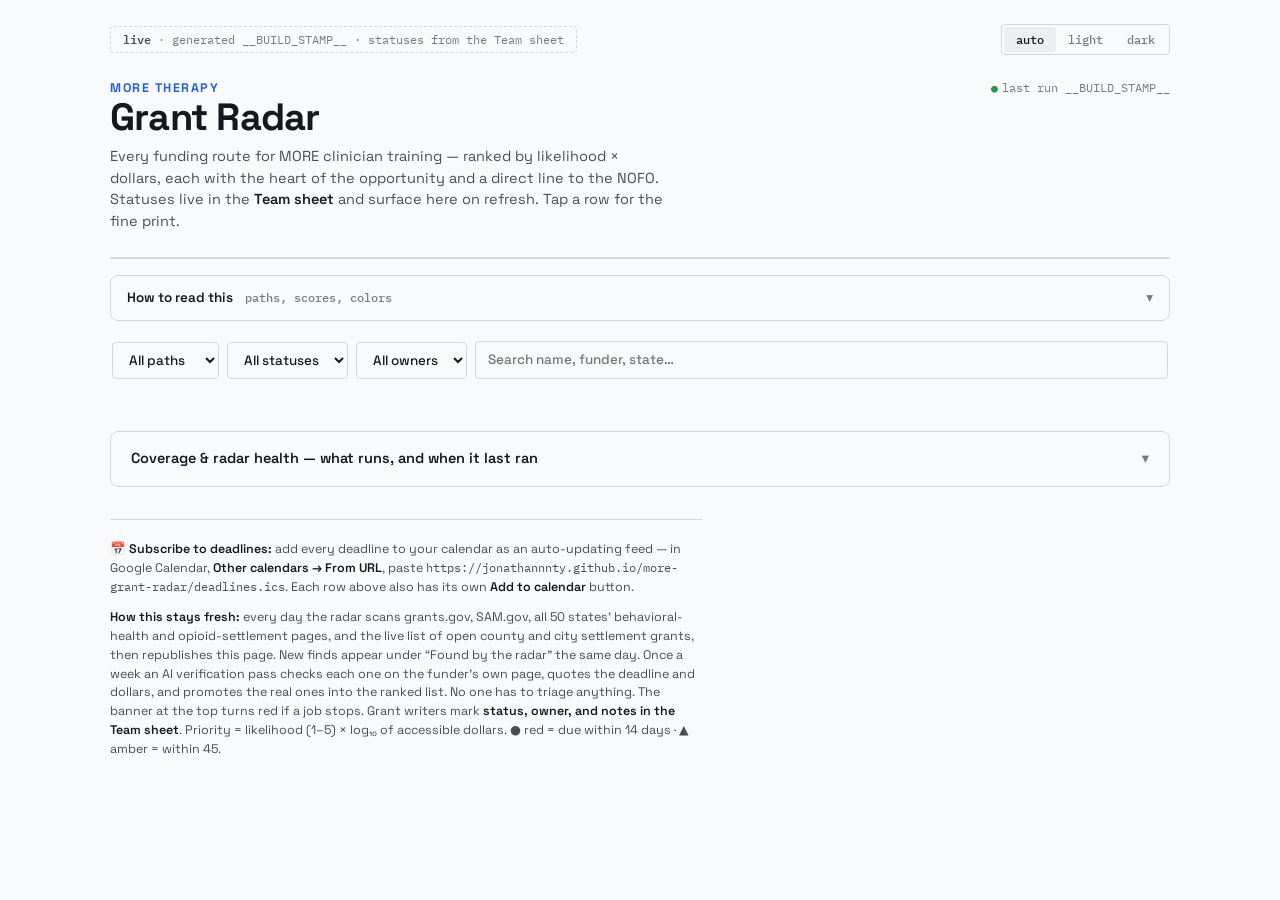
<file: site/template.html>
<!DOCTYPE html>
<html lang="en">
<head>
<meta charset="UTF-8">
<meta name="viewport" content="width=device-width, initial-scale=1.0">
<meta name="description" content="MORE Grant Radar — every funding route for MORE clinician training, ranked by likelihood × dollars, with direct links to each NOFO.">
<meta name="robots" content="noindex, nofollow">
<title>MORE Grant Radar</title>
<link rel="icon" href="data:image/svg+xml,%3Csvg xmlns='http://www.w3.org/2000/svg' viewBox='0 0 32 32'%3E%3Ccircle cx='16' cy='16' r='13' fill='none' stroke='%233355cc' stroke-width='2.5'/%3E%3Ccircle cx='16' cy='16' r='6.5' fill='none' stroke='%233355cc' stroke-width='2' opacity='.45'/%3E%3Ccircle cx='21.5' cy='11' r='3.2' fill='%23c03b34'/%3E%3C/svg%3E">
<link rel="preconnect" href="https://fonts.googleapis.com">
<link rel="preconnect" href="https://fonts.gstatic.com" crossorigin>
<link href="https://fonts.googleapis.com/css2?family=Space+Grotesk:wght@400;500;600;700&family=IBM+Plex+Mono:wght@400;500;600&display=swap" rel="stylesheet">
<style>
/* Hallmark · macrostructure: Workbench ledger · tone: utilitarian · theme: Cobalt · anchor hue: cobalt 262 */
  :root {
    color-scheme: light;
    --color-paper: oklch(98.5% 0.003 250);
    --color-paper-2: oklch(96.5% 0.004 250);
    --color-paper-3: oklch(93.5% 0.006 250);
    --color-ink: oklch(21% 0.01 260);
    --color-ink-2: oklch(42% 0.012 260);
    --color-ink-3: oklch(58% 0.01 260);
    --color-rule: oklch(88% 0.005 250);
    --color-border: oklch(21% 0.01 260 / 0.12);
    --color-accent: oklch(52% 0.185 262);
    --color-accent-ink: oklch(44% 0.17 262);
    --color-accent-wash: oklch(52% 0.185 262 / 0.09);
    --color-accent-border: oklch(52% 0.185 262 / 0.35);
    --color-critical: oklch(54% 0.19 27);
    --color-critical-wash: oklch(54% 0.19 27 / 0.09);
    --color-warning-ink: oklch(50% 0.11 80);
    --color-warning-wash: oklch(80% 0.14 85 / 0.18);
    --color-good: oklch(60% 0.15 150);
    --color-line-item: oklch(52% 0.13 55);
    --color-line-item-wash: oklch(52% 0.13 55 / 0.10);
    --color-sub: oklch(50% 0.11 175);
    --color-sub-wash: oklch(50% 0.11 175 / 0.10);
    --color-muted-wash: oklch(21% 0.01 260 / 0.05);
    --color-focus: oklch(52% 0.185 262);
    --color-bar: oklch(98.5% 0.003 250 / 0.78);
    --color-edge-shadow: oklch(30% 0.01 260 / 0.10);
    --font-display: "Space Grotesk", system-ui, sans-serif;
    --font-mono: "IBM Plex Mono", ui-monospace, "SF Mono", monospace;
    --text-display: clamp(1.75rem, 3.6vw, 2.375rem);
    --text-xl: 1.0625rem; --text-lg: 0.96875rem; --text-md: 0.90625rem;
    --text-sm: 0.84375rem; --text-xs: 0.78125rem; --text-2xs: 0.71875rem;
    --space-1: 0.25rem; --space-2: 0.5rem; --space-3: 0.75rem; --space-4: 1rem;
    --space-5: 1.25rem; --space-6: 1.5rem; --space-8: 2rem; --space-10: 2.5rem; --space-12: 3rem;
    --ease-out: cubic-bezier(0.2, 0.8, 0.2, 1);
    --ease-in-out: cubic-bezier(0.45, 0, 0.15, 1);
    --dur-1: 120ms; --dur-2: 200ms; --dur-3: 320ms;
    --radius-1: 4px; --radius-2: 8px;
    --rule-1: 1px; --rule-2: 2px;
  }
  @media (prefers-color-scheme: dark) {
    :root:not([data-theme="light"]) {
      color-scheme: dark;
      --color-paper: oklch(18% 0.008 255);
      --color-paper-2: oklch(21.5% 0.009 255);
      --color-paper-3: oklch(26% 0.01 255);
      --color-ink: oklch(94% 0.005 250);
      --color-ink-2: oklch(76% 0.008 250);
      --color-ink-3: oklch(60% 0.008 250);
      --color-rule: oklch(30% 0.008 255);
      --color-border: oklch(94% 0.005 250 / 0.12);
      --color-accent: oklch(66% 0.16 262);
      --color-accent-ink: oklch(74% 0.13 262);
      --color-accent-wash: oklch(66% 0.16 262 / 0.14);
      --color-accent-border: oklch(66% 0.16 262 / 0.4);
      --color-critical: oklch(66% 0.17 27);
      --color-critical-wash: oklch(66% 0.17 27 / 0.14);
      --color-warning-ink: oklch(80% 0.13 85);
      --color-warning-wash: oklch(80% 0.14 85 / 0.12);
      --color-good: oklch(70% 0.15 150);
      --color-line-item: oklch(72% 0.12 55);
      --color-line-item-wash: oklch(72% 0.12 55 / 0.13);
      --color-sub: oklch(72% 0.11 175);
      --color-sub-wash: oklch(72% 0.11 175 / 0.13);
      --color-muted-wash: oklch(94% 0.005 250 / 0.06);
      --color-focus: oklch(70% 0.15 262);
      --color-bar: oklch(18% 0.008 255 / 0.72);
      --color-edge-shadow: oklch(5% 0 0 / 0.5);
    }
  }
  :root[data-theme="dark"] {
    color-scheme: dark;
    --color-paper: oklch(18% 0.008 255);
    --color-paper-2: oklch(21.5% 0.009 255);
    --color-paper-3: oklch(26% 0.01 255);
    --color-ink: oklch(94% 0.005 250);
    --color-ink-2: oklch(76% 0.008 250);
    --color-ink-3: oklch(60% 0.008 250);
    --color-rule: oklch(30% 0.008 255);
    --color-border: oklch(94% 0.005 250 / 0.12);
    --color-accent: oklch(66% 0.16 262);
    --color-accent-ink: oklch(74% 0.13 262);
    --color-accent-wash: oklch(66% 0.16 262 / 0.14);
    --color-accent-border: oklch(66% 0.16 262 / 0.4);
    --color-critical: oklch(66% 0.17 27);
    --color-critical-wash: oklch(66% 0.17 27 / 0.14);
    --color-warning-ink: oklch(80% 0.13 85);
    --color-warning-wash: oklch(80% 0.14 85 / 0.12);
    --color-good: oklch(70% 0.15 150);
    --color-line-item: oklch(72% 0.12 55);
    --color-line-item-wash: oklch(72% 0.12 55 / 0.13);
    --color-sub: oklch(72% 0.11 175);
    --color-sub-wash: oklch(72% 0.11 175 / 0.13);
    --color-muted-wash: oklch(94% 0.005 250 / 0.06);
    --color-focus: oklch(70% 0.15 262);
    --color-bar: oklch(18% 0.008 255 / 0.72);
    --color-edge-shadow: oklch(5% 0 0 / 0.5);
  }

  * { box-sizing: border-box; margin: 0; }
  html { scroll-behavior: smooth; font-size: 100%; overflow-x: clip; }
  body {
    font-family: var(--font-display);
    background: var(--color-paper); color: var(--color-ink);
    line-height: 1.5; font-size: var(--text-md);
    padding: var(--space-6) var(--space-5) var(--space-12);
    overflow-x: clip;
    transition: background var(--dur-3) var(--ease-in-out), color var(--dur-3) var(--ease-in-out);
  }
  .wrap { max-width: 1060px; margin: 0 auto; position: relative; }
  .mono { font-family: var(--font-mono); }

  .skip {
    position: absolute; left: -9999px; top: 0; z-index: 60;
    background: var(--color-paper); color: var(--color-accent-ink);
    padding: var(--space-2) var(--space-4);
    border-radius: var(--radius-1); border: var(--rule-1) solid var(--color-border);
    font-weight: 600; text-decoration: none;
  }
  .skip:focus-visible { left: 0; }

  .topline { display: flex; align-items: center; gap: var(--space-3); flex-wrap: wrap; margin-bottom: var(--space-6); }
  .buildbar {
    font-family: var(--font-mono); font-size: var(--text-2xs); color: var(--color-ink-3);
    border: var(--rule-1) dashed var(--color-rule); border-radius: var(--radius-1);
    padding: var(--space-1) var(--space-3);
    overflow-wrap: anywhere;
  }
  .buildbar b { color: var(--color-ink-2); font-weight: 600; }
  .theme { margin-left: auto; display: inline-flex; border: var(--rule-1) solid var(--color-rule); border-radius: var(--radius-1); padding: 2px; background: var(--color-paper); }
  .theme button {
    font: inherit; font-family: var(--font-mono); font-size: var(--text-2xs); font-weight: 500;
    color: var(--color-ink-3); background: none; border: none; border-radius: var(--radius-1);
    padding: var(--space-1) var(--space-3); cursor: pointer; white-space: nowrap;
    transition: color var(--dur-2) var(--ease-out), background var(--dur-2) var(--ease-out);
  }
  .theme button:active { transform: translateY(1px); }
  .theme button[aria-pressed="true"] { background: var(--color-muted-wash); color: var(--color-ink); }

  header.top { display: flex; align-items: baseline; gap: var(--space-4); flex-wrap: wrap; margin-bottom: var(--space-2); }
  .wordmark { font-size: var(--text-xs); letter-spacing: 0.12em; font-weight: 700; color: var(--color-accent); }
  h1 {
    font-size: var(--text-display); font-weight: 700; letter-spacing: -0.02em; line-height: 1.05;
    text-wrap: balance; overflow-wrap: anywhere; min-width: 0;
  }
  .stamp { font-family: var(--font-mono); font-size: var(--text-2xs); color: var(--color-ink-3); margin-left: auto; }
  .stamp .dot-live { color: var(--color-good); margin-right: var(--space-1); }
  .sub { color: var(--color-ink-2); font-size: var(--text-md); max-width: 62ch; text-wrap: pretty; margin: var(--space-3) 0 var(--space-6); }
  .sub b { font-weight: 600; color: var(--color-ink); }

  .strip {
    display: grid; grid-template-columns: repeat(4, minmax(0, 1fr));
    border: var(--rule-1) solid var(--color-rule); border-radius: var(--radius-2);
    margin-bottom: var(--space-4); background: var(--color-paper);
  }
  .strip .cell { padding: var(--space-3) var(--space-4); border-left: var(--rule-1) solid var(--color-rule); min-width: 0; }
  .strip .cell:first-child { border-left: none; }
  .strip .k { font-family: var(--font-mono); font-size: var(--text-2xs); color: var(--color-ink-3); }
  .strip .v { font-family: var(--font-mono); font-size: 1.375rem; font-weight: 600; margin-top: 2px; font-variant-numeric: tabular-nums; }
  .strip .cell.alert .v { color: var(--color-critical); }
  .strip .d { font-size: var(--text-2xs); color: var(--color-ink-2); text-wrap: pretty; }

  .legend { margin-bottom: var(--space-2); border: var(--rule-1) solid var(--color-rule); border-radius: var(--radius-2); background: var(--color-paper); }
  .legend summary {
    cursor: pointer; list-style: none; padding: var(--space-3) var(--space-4);
    font-size: var(--text-sm); font-weight: 600; color: var(--color-ink);
    display: flex; align-items: baseline; gap: var(--space-3); flex-wrap: wrap;
  }
  .legend summary::-webkit-details-marker { display: none; }
  .legend summary .hint { font-family: var(--font-mono); font-size: var(--text-2xs); color: var(--color-ink-3); font-weight: 500; }
  .legend summary::after { content: "▾"; margin-left: auto; color: var(--color-ink-3); transition: transform var(--dur-3) var(--ease-out); }
  .legend[open] summary::after { transform: rotate(180deg); }
  .legend-grid {
    display: grid; grid-template-columns: repeat(auto-fit, minmax(min(280px, 100%), 1fr));
    gap: var(--space-4) var(--space-6); padding: 0 var(--space-4) var(--space-4);
    font-size: var(--text-sm); color: var(--color-ink-2);
  }
  .legend-grid h4 { font-family: var(--font-mono); font-size: 0.65rem; font-weight: 600; color: var(--color-ink-3); letter-spacing: 0.05em; text-transform: uppercase; margin: var(--space-2) 0 var(--space-2); }
  .legend-grid h4:first-child { margin-top: 0; }
  .legend-grid p { margin-bottom: var(--space-2); text-wrap: pretty; display: flex; gap: var(--space-2); align-items: baseline; flex-wrap: wrap; }
  .legend-grid .tag { flex: none; }
  .legend-grid .due { flex: none; display: inline; }
  .legend-grid .lg-note { color: var(--color-ink-3); font-size: var(--text-xs); }
  .legend-grid b { color: var(--color-ink); font-weight: 600; }

  .filters {
    position: sticky; top: 0; z-index: 30;
    display: flex; flex-wrap: wrap; gap: var(--space-2); align-items: center;
    padding: var(--space-3) 2px; margin-bottom: var(--space-2);
    background: var(--color-bar);
    backdrop-filter: blur(14px) saturate(160%); -webkit-backdrop-filter: blur(14px) saturate(160%);
  }
  .filters::after {
    content: ""; position: absolute; left: 0; right: 0; bottom: -14px; height: 14px;
    background: linear-gradient(var(--color-edge-shadow), transparent);
    opacity: 0; transition: opacity var(--dur-2) var(--ease-out); pointer-events: none;
  }
  .filters.scrolled::after { opacity: 1; }
  .filters select, .filters input {
    font: inherit; font-size: var(--text-sm); font-weight: 500; color: var(--color-ink);
    background: var(--color-paper); border: var(--rule-1) solid var(--color-rule);
    border-radius: var(--radius-1); padding: var(--space-2) var(--space-3);
    transition: border-color var(--dur-2) var(--ease-out);
  }
  .filters input { flex: 1; min-width: 140px; }
  .filters :is(select, input):hover { border-color: var(--color-ink-3); }
  .filters select:active { transform: translateY(1px); }
  .filters :is(select, input):focus-visible { outline: var(--rule-2) solid var(--color-focus); outline-offset: 1px; border-color: transparent; }

  h2.band {
    display: flex; align-items: center; gap: var(--space-2);
    font-size: var(--text-sm); font-weight: 600; color: var(--color-ink-2);
    margin: var(--space-8) 0 0; white-space: nowrap;
  }
  h2.band::after { content: ""; flex: 1; height: var(--rule-1); background: var(--color-rule); margin-left: var(--space-2); }
  h2.band .mark { font-size: 9px; }
  h2.band .mark.red { color: var(--color-critical); }
  h2.band .mark.mut { color: var(--color-ink-3); }
  h2.band .count { font-family: var(--font-mono); font-size: var(--text-2xs); color: var(--color-ink-3); font-weight: 500; }

  article.row {
    display: grid; grid-template-columns: 56px minmax(0, 1fr) auto;
    gap: 0 var(--space-4); align-items: start;
    padding: var(--space-4) var(--space-2) var(--space-4) var(--space-3);
    border-bottom: var(--rule-1) solid var(--color-rule);
    border-left: var(--rule-2) solid transparent;
    cursor: pointer; position: relative;
    transition: background var(--dur-2) var(--ease-out), border-color var(--dur-2) var(--ease-out);
  }
  article.row:hover { background: var(--color-paper-2); }
  .act article.row { border-left-color: var(--color-accent); }
  .act article.row.hot { border-left-color: var(--color-critical); }
  .watch article.row:hover { border-left-color: var(--color-rule); }

  .score { text-align: left; padding-top: 2px; min-width: 0; }
  .score .n { font-family: var(--font-mono); font-size: var(--text-xl); font-weight: 600; color: var(--color-accent-ink); font-variant-numeric: tabular-nums; }
  .score .l { font-family: var(--font-mono); font-size: 0.625rem; color: var(--color-ink-3); }
  .dots { margin-top: var(--space-1); font-size: 0.6rem; letter-spacing: 2px; color: var(--color-accent); }
  .dots span.off { color: var(--color-rule); }

  .main { min-width: 0; }
  .name { font-size: var(--text-xl); font-weight: 600; letter-spacing: -0.01em; text-wrap: balance; overflow-wrap: anywhere; min-width: 0; }
  .funder { font-family: var(--font-mono); font-size: var(--text-2xs); color: var(--color-ink-3); margin-top: 2px; }
  .heart { font-size: var(--text-md); color: var(--color-ink-2); margin-top: var(--space-2); max-width: 64ch; text-wrap: pretty; }
  .heart b { font-weight: 600; color: var(--color-ink); }
  .tags { display: flex; flex-wrap: wrap; gap: var(--space-1); margin-top: var(--space-3); }
  .tag {
    font-family: var(--font-mono); font-size: var(--text-2xs); font-weight: 500;
    padding: 2px var(--space-2); border-radius: var(--radius-1);
    background: var(--color-muted-wash); color: var(--color-ink-2);
  }
  .tag.path-direct { background: var(--color-accent-wash); color: var(--color-accent-ink); font-weight: 600; }
  .tag.path-line { background: var(--color-line-item-wash); color: var(--color-line-item); font-weight: 600; }
  .tag.path-sub { background: var(--color-sub-wash); color: var(--color-sub); font-weight: 600; }
  .elig { font-family: var(--font-mono); font-size: var(--text-2xs); font-weight: 600; padding: 2px var(--space-2); border-radius: var(--radius-1); }
  .elig .elig-note { font-weight: 400; opacity: 0.75; }
  .elig.elig-ok { background: oklch(60% 0.15 150 / 0.14); color: var(--color-good); }
  .elig.elig-sub { background: var(--color-line-item-wash); color: var(--color-line-item); }
  .elig.elig-verify { background: var(--color-warning-wash); color: var(--color-warning-ink); }
  .regalert { font-size: var(--text-sm); font-weight: 600; color: var(--color-critical); background: var(--color-critical-wash); border-radius: var(--radius-1); padding: var(--space-2) var(--space-3); }
  .checklist h4 { font-family: var(--font-mono); font-size: 0.65rem; font-weight: 600; color: var(--color-ink-3); letter-spacing: 0.05em; text-transform: uppercase; margin-bottom: var(--space-2); }
  .checklist ul { list-style: none; margin: 0; padding: 0; display: grid; gap: var(--space-1); }
  .checklist li { font-size: var(--text-sm); color: var(--color-ink-2); padding-left: var(--space-4); position: relative; text-wrap: pretty; }
  .checklist li::before { content: "☐"; position: absolute; left: 0; color: var(--color-ink-3); }
  .checklist li.warn { color: var(--color-critical); font-weight: 500; }
  .checklist li.warn::before { content: "⚠"; color: var(--color-critical); }
  .checklist li b { color: var(--color-ink); font-weight: 600; }
  .draft h4 { font-family: var(--font-mono); font-size: 0.65rem; font-weight: 600; color: var(--color-ink-3); letter-spacing: 0.05em; text-transform: uppercase; margin-bottom: var(--space-2); }
  .draft p { font-size: var(--text-sm); color: var(--color-ink-2); line-height: 1.55; text-wrap: pretty; border-left: var(--rule-2) solid var(--color-accent-border); padding-left: var(--space-3); }
  .postaward h4 { font-family: var(--font-mono); font-size: 0.65rem; font-weight: 600; color: var(--color-ink-3); letter-spacing: 0.05em; text-transform: uppercase; margin-bottom: var(--space-2); }
  .postaward p { font-size: var(--text-sm); color: var(--color-ink-2); line-height: 1.55; text-wrap: pretty; background: var(--color-line-item-wash); border-radius: var(--radius-1); padding: var(--space-2) var(--space-3); }
  .postaward p b { color: var(--color-ink); font-weight: 600; }

  .right { text-align: right; min-width: 150px; display: flex; flex-direction: column; align-items: flex-end; gap: var(--space-2); }
  .money { font-family: var(--font-mono); font-size: var(--text-lg); font-weight: 600; font-variant-numeric: tabular-nums; }
  .money small { display: block; font-family: var(--font-mono); font-size: var(--text-2xs); color: var(--color-ink-3); font-weight: 400; margin-top: 1px; }
  .due { font-family: var(--font-mono); font-size: var(--text-2xs); padding: 3px var(--space-2); border-radius: var(--radius-1); font-weight: 600; white-space: nowrap; }
  .due.critical { background: var(--color-critical-wash); color: var(--color-critical); }
  .due.warning { background: var(--color-warning-wash); color: var(--color-warning-ink); }
  .due.quiet { background: var(--color-muted-wash); color: var(--color-ink-2); font-weight: 500; }
  .status { font-size: var(--text-2xs); color: var(--color-ink-2); }
  .status::before { content: "●"; margin-right: var(--space-1); font-size: 8px; color: var(--color-ink-3); }
  .status.live::before { color: var(--color-good); }
  .status.pursuing::before { color: var(--color-accent); }
  .owner { font-family: var(--font-mono); font-size: var(--text-2xs); color: var(--color-ink-3); }
  .owner::before { content: "owner · "; }
  .owner.none::before { content: ""; }
  .nofo {
    display: inline-block; font-size: var(--text-sm); font-weight: 600; text-decoration: none;
    color: var(--color-paper); background: var(--color-accent);
    border: var(--rule-1) solid var(--color-accent);
    border-radius: var(--radius-1); padding: var(--space-1) var(--space-3);
    white-space: nowrap;
    transition: background var(--dur-2) var(--ease-out);
  }
  .nofo:hover { background: var(--color-accent-ink); border-color: var(--color-accent-ink); }
  .nofo:active { transform: translateY(1px); }
  .nofo:focus-visible, .skip:focus-visible, .empty button:focus-visible, .chev:focus-visible,
  .theme button:focus-visible, .cal:focus-visible, .coverage summary:focus-visible {
    outline: var(--rule-2) solid var(--color-focus); outline-offset: 2px;
  }
  a.watchlink { font-size: var(--text-sm); font-weight: 600; color: var(--color-accent-ink); text-decoration: none; white-space: nowrap; }
  a.watchlink:hover { text-decoration: underline; }

  .chev {
    font: inherit; background: none; border: none; cursor: pointer; padding: 2px var(--space-1);
    color: var(--color-ink-3); font-size: var(--text-xs); border-radius: var(--radius-1);
    transition: transform var(--dur-3) var(--ease-out), color var(--dur-2) var(--ease-out);
  }
  .chev:hover { color: var(--color-ink); }
  article.row.open .chev { transform: rotate(180deg); }
  .details { grid-column: 1 / -1; display: grid; grid-template-rows: 0fr; transition: grid-template-rows var(--dur-3) var(--ease-out); }
  article.row.open .details { grid-template-rows: 1fr; }
  .details-inner { overflow: hidden; min-height: 0; }
  .details-body {
    margin-top: var(--space-4); padding: var(--space-3) 0 var(--space-1);
    border-top: var(--rule-1) solid var(--color-rule);
    display: grid; grid-template-columns: repeat(auto-fit, minmax(min(220px, 100%), 1fr));
    gap: var(--space-3) var(--space-6);
    font-size: var(--text-sm); color: var(--color-ink-2);
  }
  .details-body h4 { font-family: var(--font-mono); font-size: 0.65rem; font-weight: 600; color: var(--color-ink-3); letter-spacing: 0.05em; text-transform: uppercase; margin-bottom: 3px; }
  .details-body p { text-wrap: pretty; overflow-wrap: anywhere; }
  .details-body b { color: var(--color-ink); font-weight: 600; }
  .actions { grid-column: 1 / -1; display: flex; flex-wrap: wrap; gap: var(--space-2); align-items: center; }
  .cal {
    font: inherit; font-size: var(--text-xs); font-weight: 600; color: var(--color-ink-2);
    background: none; border: var(--rule-1) solid var(--color-rule); border-radius: var(--radius-1);
    padding: var(--space-1) var(--space-3); cursor: pointer; white-space: nowrap;
    transition: border-color var(--dur-2) var(--ease-out), color var(--dur-2) var(--ease-out);
  }
  .cal:hover { border-color: var(--color-ink-3); color: var(--color-ink); }
  .cal:active { transform: translateY(1px); }
  .cal[data-state="done"] { color: var(--color-good); border-color: var(--color-good); }
  .kitbtn {
    font-family: var(--font-mono); font-size: var(--text-2xs); font-weight: 600; color: var(--color-line-item);
    background: var(--color-line-item-wash); border-radius: var(--radius-1); padding: var(--space-1) var(--space-2);
    white-space: nowrap; text-decoration: none; display: inline-block;
  }
  .kitbtn.soon { opacity: 0.62; }
  .kitbtn.soon::after { content: " · lands build week"; font-weight: 400; color: var(--color-ink-3); }
  .remind { font-family: var(--font-mono); font-size: var(--text-2xs); color: var(--color-ink-3); }
  .verif { grid-column: 1 / -1; font-family: var(--font-mono); font-size: var(--text-2xs); color: var(--color-ink-3); }
  .verif b { color: var(--color-good); font-weight: 600; }
  .verif.stale b { color: var(--color-warning-ink); }

  .watch .name { font-size: var(--text-lg); }
  .watch .heart { font-size: var(--text-sm); margin-top: var(--space-1); }
  .watch article.row { padding-top: var(--space-3); padding-bottom: var(--space-3); }

  .empty {
    display: none; text-align: center; padding: var(--space-10) var(--space-5); color: var(--color-ink-2);
    border: var(--rule-1) dashed var(--color-rule); border-radius: var(--radius-2); margin-top: var(--space-4);
  }
  .empty.show { display: block; }
  .empty p { margin-bottom: var(--space-3); }
  .empty button {
    font: inherit; font-weight: 600; color: var(--color-accent-ink); background: var(--color-accent-wash);
    border: none; border-radius: var(--radius-1); padding: var(--space-2) var(--space-4); cursor: pointer;
  }
  .empty button:active { transform: translateY(1px); }

  /* v4: radar health, machine-found leads, freshness badges */
  .stalebar { display: none; margin-bottom: var(--space-5); padding: var(--space-3) var(--space-4); border-radius: var(--radius-2);
    background: var(--color-critical-wash); color: var(--color-critical); border: var(--rule-1) solid var(--color-critical); font-size: var(--text-sm); font-weight: 500; }
  .stalebar.show { display: block; }
  .stalebar.warn { background: var(--color-warning-wash); color: var(--color-warning-ink); border-color: var(--color-warning-ink); }
  .healthline { font-family: var(--font-mono); font-size: var(--text-2xs); color: var(--color-ink-3); margin: calc(-1 * var(--space-4)) 0 var(--space-6); }
  .healthline b { color: var(--color-good); font-weight: 600; }
  .healthline b.bad { color: var(--color-critical); }
  .newbadge { display: inline-block; font-family: var(--font-mono); font-size: 0.62rem; font-weight: 600; letter-spacing: 0.06em;
    padding: 1px 6px; border-radius: 999px; background: var(--color-accent); color: var(--color-paper); vertical-align: 2px; margin-left: 6px; }
  .pageflag { grid-column: 1/-1; padding: var(--space-2) var(--space-3); border-radius: var(--radius-1); background: var(--color-warning-wash); color: var(--color-warning-ink); font-size: var(--text-sm); }
  .leads { margin-top: var(--space-10); }
  .leads .lead-intro { font-size: var(--text-sm); color: var(--color-ink-2); margin: calc(-1 * var(--space-2)) 0 var(--space-4); max-width: 70ch; }
  .lead { display: grid; grid-template-columns: 1fr auto; gap: var(--space-2) var(--space-5); padding: var(--space-4) 0; border-top: var(--rule-1) solid var(--color-rule); }
  .lead h3 { font-size: var(--text-lg); font-weight: 600; line-height: 1.35; }
  .lead .meta { font-size: var(--text-xs); color: var(--color-ink-3); margin-top: 2px; }
  .lead .syn { font-size: var(--text-sm); color: var(--color-ink-2); margin-top: var(--space-2); max-width: 75ch; }
  .lead .lright { text-align: right; display: flex; flex-direction: column; gap: 4px; align-items: flex-end; font-size: var(--text-xs); }
  .lead .lright a { color: var(--color-accent-ink); font-weight: 600; text-decoration: none; white-space: nowrap; }
  .lead .lright a:hover { text-decoration: underline; }
  .lead .fp { font-family: var(--font-mono); font-size: var(--text-2xs); padding: 1px 6px; border-radius: var(--radius-1); background: var(--color-muted-wash); color: var(--color-ink-2); }
  .lead .fp.yes { background: var(--color-accent-wash); color: var(--color-accent-ink); }
  .leads .more { margin-top: var(--space-3); font-family: var(--font-display); font-size: var(--text-sm); background: none; border: var(--rule-1) solid var(--color-border); color: var(--color-ink-2); border-radius: var(--radius-1); padding: var(--space-2) var(--space-4); cursor: pointer; }
  .health-grid { display: grid; grid-template-columns: repeat(auto-fit, minmax(min(230px, 100%), 1fr)); gap: var(--space-3) var(--space-6); padding: 0 var(--space-5) var(--space-5); font-size: var(--text-sm); }
  .health-grid .hj { border-left: 3px solid var(--color-good); padding-left: var(--space-3); }
  .health-grid .hj.bad { border-left-color: var(--color-critical); }
  .health-grid .hj p { color: var(--color-ink-3); font-size: var(--text-xs); }
  .health-head { padding: var(--space-2) var(--space-5) var(--space-3); font-family: var(--font-mono); font-size: 0.65rem; font-weight: 600; color: var(--color-ink-3); letter-spacing: 0.05em; text-transform: uppercase; }
  @media (max-width: 640px) { .lead { grid-template-columns: 1fr; } .lead .lright { align-items: flex-start; text-align: left; } }

  .coverage { margin-top: var(--space-10); border: var(--rule-1) solid var(--color-rule); border-radius: var(--radius-2); background: var(--color-paper); }
  .coverage summary {
    cursor: pointer; list-style: none; padding: var(--space-4) var(--space-5);
    font-size: var(--text-md); font-weight: 600; color: var(--color-ink);
    display: flex; align-items: baseline; gap: var(--space-3); flex-wrap: wrap;
  }
  .coverage summary::-webkit-details-marker { display: none; }
  .coverage summary .count { font-family: var(--font-mono); font-size: var(--text-2xs); color: var(--color-ink-3); font-weight: 500; }
  .coverage summary::after { content: "▾"; margin-left: auto; color: var(--color-ink-3); transition: transform var(--dur-3) var(--ease-out); }
  .coverage[open] summary::after { transform: rotate(180deg); }
  .cov-grid {
    display: grid; grid-template-columns: repeat(auto-fit, minmax(min(230px, 100%), 1fr));
    gap: var(--space-4) var(--space-6);
    padding: var(--space-1) var(--space-5) var(--space-5);
    font-size: var(--text-sm); color: var(--color-ink-2);
  }
  .cov-grid h4 { font-family: var(--font-mono); font-size: 0.65rem; font-weight: 600; color: var(--color-ink-3); letter-spacing: 0.05em; text-transform: uppercase; margin-bottom: 3px; }
  .cov-grid p { overflow-wrap: anywhere; }
  .cov-stamp { font-family: var(--font-mono); font-size: var(--text-2xs); color: var(--color-ink-3); margin-top: var(--space-1); }
  .cov-stamp.gap { color: var(--color-warning-ink); font-weight: 500; }

  footer {
    margin-top: var(--space-8); border-top: var(--rule-1) solid var(--color-rule);
    padding-top: var(--space-5); font-size: var(--text-xs); color: var(--color-ink-2);
    max-width: 74ch; text-wrap: pretty;
  }
  footer b { color: var(--color-ink); font-weight: 600; }
  footer .mono { font-size: var(--text-2xs); }

  @media (max-width: 900px) {
    .strip { grid-template-columns: repeat(2, minmax(0, 1fr)); }
    .strip .cell:nth-child(3) { border-left: none; }
    .strip .cell:nth-child(n+3) { border-top: var(--rule-1) solid var(--color-rule); }
  }
  @media (max-width: 660px) {
    article.row { grid-template-columns: minmax(0, 1fr); gap: var(--space-2) var(--space-4); padding-left: var(--space-3); }
    .score { display: flex; gap: var(--space-3); align-items: baseline; }
    .dots { margin-top: 0; }
    .right { align-items: flex-start; text-align: left; }
    .filters { position: static; }
    .stamp { margin-left: 0; width: 100%; }
    h2.band { white-space: normal; }
  }
  @media (max-width: 420px) {
    .strip { grid-template-columns: minmax(0, 1fr); }
    .strip .cell { border-left: none; border-top: var(--rule-1) solid var(--color-rule); }
    .strip .cell:first-child { border-top: none; }
  }

  @media (prefers-reduced-motion: reduce) {
    html { scroll-behavior: auto; }
    .details, .chev, .coverage summary::after { transition: none; }
    article.row.open .chev { transform: rotate(180deg); }
    body { transition: none; }
  }
  @media (prefers-reduced-transparency: reduce) {
    .filters { background: var(--color-paper); backdrop-filter: none; -webkit-backdrop-filter: none; }
  }
  @media (prefers-contrast: more) {
    .strip, .coverage { border-color: var(--color-ink-3); }
    article.row { border-bottom-color: var(--color-ink-3); }
    .filters { background: var(--color-paper); backdrop-filter: none; -webkit-backdrop-filter: none; }
    .tag { border: var(--rule-1) solid currentColor; }
  }
</style>
</head>
<body>
<div class="wrap">
  <a class="skip" href="#pipeline">Skip to opportunities</a>

  <div class="topline">
    <p class="buildbar"><b>live</b> · generated __BUILD_STAMP__ · statuses from the Team sheet</p>
    <div class="theme" role="group" aria-label="Color theme">
      <button type="button" data-set="" aria-pressed="true">auto</button>
      <button type="button" data-set="light" aria-pressed="false">light</button>
      <button type="button" data-set="dark" aria-pressed="false">dark</button>
    </div>
  </div>

  <header class="top">
    <div>
      <div class="wordmark">MORE THERAPY</div>
      <h1>Grant Radar</h1>
    </div>
    <p class="stamp"><span class="dot-live" aria-hidden="true">●</span>last run __BUILD_STAMP__</p>
  </header>
  <div class="stalebar" id="stalebar" role="alert"></div>
  <p class="healthline" id="healthline"></p>
  <p class="sub">Every funding route for MORE clinician training — ranked by likelihood × dollars, each with the heart of the opportunity and a direct line to the NOFO. Statuses live in the <b>Team sheet</b> and surface here on refresh. Tap a row for the fine print.</p>

  <section class="strip" aria-label="Summary" id="strip"></section>

  <details class="legend">
    <summary>How to read this <span class="hint">paths, scores, colors</span></summary>
    <div class="legend-grid">
      <div>
        <h4>The path — how MORE gets the money</h4>
        <p><span class="tag path-direct">direct</span> We apply for and hold the grant ourselves.</p>
        <p><span class="tag path-sub">sub</span> A partner applies; we're a named subcontractor in their application.</p>
        <p><span class="tag path-line">line-item</span> Our training is a budget line inside a partner's application.</p>
        <p><span class="lg-note">A row tagged both (e.g. <b>direct</b> + <b>sub</b>) can go either way depending on whether we team up.</span></p>
      </div>
      <div>
        <h4>The number — priority</h4>
        <p>Likelihood we win (1–5 dots) × the dollars we could realistically touch. It keeps a near-certain $400K from being buried under a $50M longshot. Higher = work it sooner.</p>
        <h4>The colors — runway</h4>
        <p><span class="due critical">● red</span> due within 14 days · <span class="due warning">▲ amber</span> within 45 · grey = further out or a recurring cycle we're watching.</p>
      </div>
    </div>
  </details>

  <nav class="filters" id="filters" aria-label="Filters">
    <select id="fPath" aria-label="Filter by path"><option value="">All paths</option><option>Direct</option><option>Line-item</option><option>Sub</option><option>Grant</option></select>
    <select id="fStatus" aria-label="Filter by status"><option value="">All statuses</option></select>
    <select id="fOwner" aria-label="Filter by owner"><option value="">All owners</option></select>
    <input id="fSearch" type="search" placeholder="Search name, funder, state…" aria-label="Search opportunities">
  </nav>

  <main id="pipeline">
    <div class="act" id="bandAct" hidden>
      <h2 class="band"><span class="mark red" aria-hidden="true">●</span> Act now — deadline inside 45 days <span class="count" id="countAct"></span></h2>
      <div id="rowsAct"></div>
    </div>
    <div class="watch" id="bandWatch" hidden>
      <h2 class="band"><span class="mark mut" aria-hidden="true">●</span> Ranked pipeline &amp; cycle watch <span class="count" id="countWatch"></span></h2>
      <div id="rowsWatch"></div>
    </div>

    <div class="empty" id="empty">
      <p>No opportunities match these filters.</p>
      <button id="reset" type="button">Clear filters</button>
    </div>

    <section class="leads" id="leadsBand" hidden aria-labelledby="leadsTitle">
      <h2 class="band" id="leadsTitle"><span class="mark mut" aria-hidden="true">●</span> Found by the radar — not yet verified <span class="count" id="countLeads"></span></h2>
      <p class="lead-intro">New opportunities the daily scans picked up on official grant portals and state, county and settlement pages. Each links to the funder's own page. The weekly verification pass checks them and moves the real ones into the ranked list above. Until then, confirm eligibility and dates on the page before acting.</p>
      <div id="rowsLeads"></div>
      <button type="button" class="more" id="moreLeads" hidden>Show all</button>
    </section>

    <details class="coverage" id="coverage">
      <summary>Coverage &amp; radar health — what runs, and when it last ran <span class="count" id="covCount"></span></summary>
      <div class="health-head">Automated jobs</div>
      <div class="health-grid" id="healthGrid"></div>
      <div class="health-head">Channels</div>
      <div class="cov-grid" id="covGrid"></div>
    </details>
  </main>

  <footer>
    <p style="margin-bottom: var(--space-3);"><b>📅 Subscribe to deadlines:</b> add every deadline to your calendar as an auto-updating feed — in Google Calendar, <b>Other calendars → From URL</b>, paste <span class="mono">https://jonathannnty.github.io/more-grant-radar/deadlines.ics</span>. Each row above also has its own <b>Add to calendar</b> button.</p>
    <b>How this stays fresh:</b> every day the radar scans grants.gov, SAM.gov, all 50 states' behavioral-health and opioid-settlement pages, and the live list of open county and city settlement grants, then republishes this page. New finds appear under “Found by the radar” the same day. Once a week an AI verification pass checks each one on the funder's own page, quotes the deadline and dollars, and promotes the real ones into the ranked list. No one has to triage anything. The banner at the top turns red if a job stops. Grant writers mark <b>status, owner, and notes in the Team sheet</b>. Priority = likelihood (1–5) × log₁₀ of accessible dollars. ● red = due within 14 days · ▲ amber = within 45.
  </footer>
</div>

<script>
/*__RADAR_DATA__*/

// Live status/owner feed (Apps Script Web App doGet). Empty = use the build-time
// values baked in below. When set, the site reflects Team-tab edits within seconds.
const TEAM_FEED_URL = "__TEAM_FEED_URL__";

(async function () {
  'use strict';
  const $ = id => document.getElementById(id);
  const esc = s => String(s == null ? '' : s)
    .replace(/&/g, '&amp;').replace(/</g, '&lt;').replace(/>/g, '&gt;').replace(/"/g, '&quot;');

  const TODAY = new Date(RADAR.today + 'T12:00:00');
  const MONTHS = ['Jan','Feb','Mar','Apr','May','Jun','Jul','Aug','Sep','Oct','Nov','Dec'];

  // Canonical filter lists — mirror the Team-tab dropdowns so every choice shows,
  // even with no grant currently on it. (Keep in sync with OWNER_LIST/STATUS_LIST
  // in apps_script/setup.gs.) Any value present in the data but not listed is appended.
  const OWNER_LIST = ['Jon', 'Asha', 'Dr. Garland', 'Rhea'];
  const STATUS_LIST = ['New', 'Reviewing', 'Pursuing-Direct', 'Pursuing-Sub', 'Submitted', 'Won', 'Lost', 'Passed'];
  const unionKeep = (canon, present) => { const l = canon.slice(); present.forEach(x => { if (x && !l.includes(x)) l.push(x); }); return l; };
  const ownerOptions = () => '<option value="">All owners</option>' +
    unionKeep(OWNER_LIST, RADAR.rows.map(r => r.owner)).map(o => '<option>' + esc(o) + '</option>').join('') +
    '<option>Unassigned</option>';
  const statusOptions = () => '<option value="">All statuses</option>' +
    unionKeep(STATUS_LIST, RADAR.rows.map(r => r.status || 'New')).map(s => '<option>' + esc(s) + '</option>').join('');

  function money(n) {
    if (n == null || isNaN(n)) return null;
    if (n >= 1e9) return '$' + (n / 1e9).toFixed(n % 1e9 ? 1 : 0).replace(/\.0$/, '') + 'B';
    if (n >= 1e6) return '$' + (n / 1e6).toFixed(n % 1e6 ? 1 : 0).replace(/\.0$/, '') + 'M';
    if (n >= 1e3) return '$' + Math.round(n / 1e3) + 'K';
    return '$' + n;
  }
  function fmtDate(iso) {
    if (!iso) return null;
    const d = new Date(iso + 'T12:00:00');
    return MONTHS[d.getMonth()] + ' ' + d.getDate();
  }
  function fmtMonth(iso) {
    if (!iso) return null;
    const d = new Date(iso + 'T12:00:00');
    return MONTHS[d.getMonth()] + ' ' + d.getFullYear();
  }
  // The date that drives urgency: the outreach window for subcontract/post-award
  // rows (their application deadline isn't MORE's window), else the deadline.
  function effDate(r) {
    return (r.subcontract_path && r.outreach_by) ? r.outreach_by : r.deadline;
  }
  function runway(r) {
    const d = effDate(r);
    if (!d) return null;
    return Math.round((new Date(d + 'T12:00:00') - TODAY) / 86400000);
  }

  function pathTags(path) {
    return (path || '').split('/').map(p => {
      const t = p.trim();
      const cls = t === 'Direct' ? 'path-direct' : t === 'Line-item' ? 'path-line' : t === 'Sub' ? 'path-sub' : '';
      return '<span class="tag ' + cls + '">' + esc(t.toLowerCase()) + '</span>';
    }).join('');
  }

  function dueChip(r) {
    const d = runway(r);
    if (r.subcontract_path && r.outreach_by) {
      const lbl = 'outreach by ' + fmtDate(r.outreach_by) + (r.award_date ? ' · award ~' + fmtDate(r.award_date) : '');
      if (d != null && d <= 14) return '<div class="due critical">● ' + lbl + ' · ' + d + 'd</div>';
      if (d != null && d <= 45) return '<div class="due warning">▲ ' + lbl + ' · ' + d + 'd</div>';
      return '<div class="due quiet">◆ ' + lbl + '</div>';
    }
    if (d != null && d <= 14) return '<div class="due critical">● due ' + fmtDate(r.deadline) + ' · ' + d + 'd</div>';
    if (d != null && d <= 45) return '<div class="due warning">▲ due ' + fmtDate(r.deadline) + ' · ' + d + 'd</div>';
    if (d != null) return '<div class="due quiet">due ' + fmtDate(r.deadline) + ', ' + r.deadline.slice(0, 4) + '</div>';
    if (r.cycle_watch) return '<div class="due quiet">watch ' + fmtMonth(r.cycle_watch) + '</div>';
    return '<div class="due quiet">cycle TBD</div>';
  }

  function moneyBlock(r) {
    const acc = money(r.accessible_usd), pool = money(r.pool_usd);
    const big = acc || pool || 'TBD';
    let small = '';
    if (acc && pool && acc !== pool) small = pool + ' pool';
    else if (!acc && !pool) small = 'sizing pending';
    return '<div class="money">' + big + (small ? '<small>' + esc(small) + '</small>' : '') + '</div>';
  }

  function statusBlock(r) {
    const s = r.status || 'New';
    const cls = /campaign/i.test(s) ? ' live' : /^pursuing|^submitted/i.test(s) ? ' pursuing' : '';
    const owner = r.owner
      ? '<div class="owner">' + esc(r.owner) + '</div>'
      : '<div class="owner none">unassigned</div>';
    return '<div class="status' + cls + '">' + esc(s) + '</div>' + owner;
  }

  function detailCell(title, html) {
    return html ? '<div><h4>' + title + '</h4><p>' + html + '</p></div>' : '';
  }

  function fitBrief(r) {
    const bits = [];
    if (r.portal) bits.push('<b>Portal:</b> ' + esc(r.portal));
    if (r.accounts_needed) bits.push('<b>Accounts:</b> ' + esc(r.accounts_needed));
    if (r.match_required) bits.push('<b>Match:</b> ' + esc(r.match_required));
    if (r.page_limit) bits.push('<b>Pages:</b> ' + esc(r.page_limit));
    if (r.attachments) bits.push('<b>Attachments:</b> ' + esc(r.attachments));
    return bits.join(' · ');
  }

  function eligBadge(r) {
    if (!r.elig_label) return '';
    const l = r.elig_label;
    const cls = /direct-eligible|eligible \(/i.test(l) ? 'elig-ok' : /only/i.test(l) ? 'elig-sub' : 'elig-verify';
    return '<span class="elig ' + cls + '"' + (r.elig_note ? ' title="' + esc(r.elig_note) + '"' : '') + '>' + esc(l) + (r.elig_note ? ' <span class="elig-note">· ' + esc(r.elig_note) + '</span>' : '') + '</span>';
  }
  function checklistHTML(r) {
    if (!r.checklist || !r.checklist.length) return '';
    return '<div class="checklist" style="grid-column:1/-1"><h4>Application checklist</h4><ul>' +
      r.checklist.map(function (kv) { return '<li' + (kv[0].indexOf('⚠') === 0 ? ' class="warn"' : '') + '><b>' + esc(kv[0]) + ':</b> ' + esc(kv[1]) + '</li>'; }).join('') +
      '</ul></div>';
  }

  function rowHTML(r, band) {
    const like = Math.max(1, Math.min(5, Math.round(r.likelihood || 1)));
    const dots = '●'.repeat(like) + (like < 5 ? '<span class="off">' + '●'.repeat(5 - like) + '</span>' : '');
    const d = runway(r);
    const hot = band === 'act' && d != null && d <= 14 ? ' hot' : '';
    const link = band === 'act'
      ? '<a class="nofo" href="' + esc(r.nofo_url || r.source_url) + '" target="_blank" rel="noopener">Open NOFO →</a>'
      : '<a class="watchlink" href="' + esc(r.nofo_url || r.source_url) + '" target="_blank" rel="noopener">' + (r.deadline ? 'Open NOFO →' : 'Watch page →') + '</a>';
    const calDate = (r.subcontract_path && r.outreach_by) ? r.outreach_by : r.deadline;
    const calTitle = (r.subcontract_path && r.outreach_by)
      ? esc(r.name) + ' — outreach window (award ~' + (r.award_date ? fmtDate(r.award_date) : 'TBD') + ') — MORE Grant Radar'
      : esc(r.name) + ' due — MORE Grant Radar';
    const calBtn = calDate
      ? '<button type="button" class="cal" data-date="' + calDate.replace(/-/g, '') + '" data-title="' + calTitle + '">Add to calendar</button>'
      : (r.cycle_watch ? '<span class="remind">engine reminder · re-check ' + fmtMonth(r.cycle_watch) + '</span>' : '');
    const kit = r.kit_url
      ? '<a class="kitbtn" href="' + esc(r.kit_url) + '" target="_blank" rel="noopener">' + esc(r.kit_type || 'insert kit') + '</a>'
      : (r.kit_type ? '<span class="kitbtn soon">' + esc(r.kit_type) + '</span>' : '');
    const staleDays = r.last_verified ? Math.round((TODAY - new Date(r.last_verified + 'T12:00:00')) / 86400000) : null;
    const stale = staleDays == null || staleDays > 14;
    const verif = '<p class="verif' + (stale ? ' stale' : '') + '"><b>' + (stale ? '⚠' : '✓') + '</b> verified against the primary source · ' + esc(r.last_verified || 'pending') + (r.next_check ? ' · next check ' + esc(r.next_check) : '') + '</p>';

    const searchText = [r.grant_id, r.name, r.funder, r.program, r.state, r.channel, r.category].join(' ').toLowerCase();

    return '<article class="row' + hot + '" data-id="' + esc(r.grant_id) + '" data-path="' + esc(r.path || '') + '" data-status="' + esc(r.status || 'New') + '" data-owner="' + esc(r.owner || '') + '" data-text="' + esc(searchText) + '">' +
      '<div class="score"><div><div class="n">' + (r.priority != null ? r.priority.toFixed(1) : '—') + '</div><div class="l">priority</div></div>' +
      '<div class="dots" role="img" aria-label="Likelihood ' + like + ' of 5">' + dots + '</div></div>' +
      '<div class="main">' +
        '<h3 class="name">' + esc(r.name) + (r.found_date && (TODAY - new Date(r.found_date + 'T12:00:00')) / 86400000 <= 14 ? '<span class="newbadge">NEW</span>' : '') + ' <button class="chev" aria-expanded="false" aria-label="Show details">▾</button></h3>' +
        '<p class="funder">' + esc([r.funder, r.channel, r.state === 'US' ? 'national' : r.state].filter(Boolean).join(' · ')) + '</p>' +
        '<p class="heart">' + heartHTML(r.heart) + '</p>' +
        '<div class="tags">' + eligBadge(r) + pathTags(r.path) + (r.category ? '<span class="tag">' + esc(r.category) + '</span>' : '') + (r.channel ? '<span class="tag">' + esc(r.channel.toLowerCase()) + '</span>' : '') + '</div>' +
      '</div>' +
      '<div class="right">' + moneyBlock(r) + dueChip(r) + statusBlock(r) + link + '</div>' +
      '<div class="details"><div class="details-inner"><div class="details-body">' +
        (r.page_flag ? '<div class="pageflag">⚑ The funder\'s page changed on ' + esc(fmtDate(r.page_flag.date)) + ': new dates ' + esc((r.page_flag.added_dates || []).join(', ')) + '. Check for an extension or a new cycle.</div>' : '') +
        (r.reg_alert ? '<div class="regalert" style="grid-column:1/-1">⏱ ' + esc(r.reg_alert) + '</div>' : '') +
        (r.subcontract_path ? '<div class="postaward" style="grid-column:1/-1"><h4>Post-award play</h4><p>' +
          (r.award_date ? '<b>Award list ~' + esc(fmtDate(r.award_date)) + ' ' + esc(r.award_date.slice(0, 4)) + '.</b> ' : '') +
          (r.outreach_by ? 'Start outreach to the funded cohort by <b>' + esc(fmtDate(r.outreach_by)) + '</b>. ' : '') +
          (r.prep_needed ? esc(r.prep_needed) : '') +
          (r.funded_list_source ? '<br><b>Funded-list source:</b> ' + esc(r.funded_list_source) : '') +
          '</p></div>' : '') +
        detailCell('Eligibility', r.eligibility ? esc(r.eligibility) : null) +
        detailCell('Next action', r.next_action ? esc(r.next_action) : (r.notes ? esc(r.notes) : null)) +
        detailCell('Scoring fit', r.scoring_map ? esc(r.scoring_map) : null) +
        checklistHTML(r) +
        (r.fit_draft ? '<div class="draft" style="grid-column:1/-1"><h4>Draft opener — edit before use</h4><p>' + esc(r.fit_draft) + '</p></div>' : '') +
        '<div class="actions">' + calBtn + kit + '</div>' + verif +
      '</div></div></div>' +
    '</article>';
  }

  function heartHTML(h) {
    if (!h) return '';
    const i = h.indexOf('. ');
    if (i > 0 && i < h.length - 4) return '<b>' + esc(h.slice(0, i + 1)) + '</b> ' + esc(h.slice(i + 2));
    return '<b>' + esc(h) + '</b>';
  }

  // Partition + render
  const act = [], watchRows = [];
  RADAR.rows.forEach(r => {
    const d = runway(r);
    (d != null && d >= 0 && d <= 45 ? act : watchRows).push(r);
  });
  act.sort((a, b) => (a.deadline || '').localeCompare(b.deadline || ''));
  watchRows.sort((a, b) => (b.priority || 0) - (a.priority || 0));

  if (act.length) { $('bandAct').hidden = false; $('rowsAct').innerHTML = act.map(r => rowHTML(r, 'act')).join(''); $('countAct').textContent = '(' + act.length + ')'; }
  if (watchRows.length) { $('bandWatch').hidden = false; $('rowsWatch').innerHTML = watchRows.map(r => rowHTML(r, 'watch')).join(''); $('countWatch').textContent = '(' + watchRows.length + ')'; }

  // Stat strip
  const hot14 = RADAR.rows.filter(r => { const d = runway(r); return d != null && d >= 0 && d <= 14; });
  const pursuing = RADAR.rows.filter(r => /^pursuing|^submitted|campaign/i.test(r.status || ''));
  const pursuingSum = pursuing.reduce((s, r) => s + (r.accessible_usd || 0), 0);
  const directOpen = RADAR.rows.filter(r => r.forprofit_direct === 'Y').reduce((s, r) => s + (r.accessible_usd || 0), 0);
  const totalAcc = RADAR.rows.reduce((s, r) => s + (r.accessible_usd || 0), 0);
  $('strip').innerHTML =
    '<div class="cell' + (hot14.length ? ' alert' : '') + '"><div class="k">deadline ≤ 14d</div><div class="v">' + hot14.length + '</div><div class="d">' + (hot14.length ? 'act now: ' + esc(hot14.map(r => r.grant_id.toUpperCase()).join(', ')) : 'nothing burning') + '</div></div>' +
    '<div class="cell"><div class="k">pipeline</div><div class="v">' + pursuing.length + '</div><div class="d">' + (pursuing.length ? 'pursuing · ' + money(pursuingSum) + ' accessible' : 'mark statuses in the Team sheet') + '</div></div>' +
    '<div class="cell"><div class="k">direct-eligible</div><div class="v">' + (money(directOpen) || '$0') + '</div><div class="d">for-profit-direct accessible dollars</div></div>' +
    '<div class="cell"><div class="k">tracked</div><div class="v">' + RADAR.rows.length + '</div><div class="d">' + (money(totalAcc) || '$0') + ' total accessible</div></div>';

  // Coverage
  $('covGrid').innerHTML = RADAR.coverage.map(c =>
    '<div><h4>' + esc(c.channel) + ' · ' + esc(c.cadence) + '</h4><p>' + esc(c.what) + '</p><p class="cov-stamp' + (c.gap ? ' gap' : '') + '">' + esc(c.stamp) + '</p></div>'
  ).join('');
  $('covCount').textContent = RADAR.coverage.length + ' channels';

  // ── v4: radar health (from data/runs.json) ──────────────────────────
  const H = RADAR.health || [];
  const fmtTs = ts => ts ? fmtDate(ts.slice(0, 10)) + ' ' + ts.slice(0, 4) : 'never';
  $('healthGrid').innerHTML = H.map(h =>
    '<div class="hj' + (h.ok ? '' : ' bad') + '"><b>' + esc(h.label) + '</b><p>' +
    (h.status === 'skipped' ? '⚠ skipped · ' + esc(h.note) :
     h.last ? (h.ok ? '✓ ' : '⚠ overdue · ') + 'last run ' + esc(fmtTs(h.last)) +
       (Object.keys(h.counts || {}).length ? ' · ' + esc(Object.entries(h.counts).slice(0, 4).map(([k, v]) => k.replace(/_/g, ' ') + ' ' + v).join(', ')) : '')
     : 'not run yet') + '</p></div>').join('');
  const bad = H.filter(h => !h.ok && h.phase !== 'winners');
  const builtAgeH = RADAR.built_utc ? (Date.now() - Date.parse(RADAR.built_utc)) / 3600000 : 0;
  const sb = $('stalebar');
  if (builtAgeH > 36) {
    sb.innerHTML = '<b>⚠ This page has not refreshed since ' + esc(fmtTs(RADAR.built_utc)) + '.</b> The daily radar job may have stopped. Deadlines and countdowns below may be out of date.';
    sb.classList.add('show');
  } else if (bad.length) {
    sb.innerHTML = '<b>⚠ ' + bad.length + ' radar job' + (bad.length > 1 ? 's need' : ' needs') + ' attention:</b> ' +
      esc(bad.map(h => h.label + (h.status === 'skipped' ? ' (skipped: ' + h.note + ')' : h.last ? ' (last ran ' + fmtTs(h.last) + ')' : ' (never ran)')).join(' · ')) +
      '. Details under “Coverage &amp; radar health” at the bottom.';
    sb.classList.add('show', 'warn');
  }
  const okN = H.filter(h => h.ok).length;
  const lastScan = H.map(h => h.last).filter(Boolean).sort().pop();
  $('healthline').innerHTML = '<b class="' + (bad.length || builtAgeH > 36 ? 'bad' : '') + '">●</b> radar health: ' + okN + '/' + H.length +
    ' jobs on schedule · last scan ' + esc(fmtTs(lastScan)) + ' · ' + (RADAR.leads || []).length + ' new leads awaiting verification';

  // ── v4: machine-found leads ─────────────────────────────────────────
  const L = RADAR.leads || [];
  function leadHTML(l) {
    const d = l.deadline ? Math.round((new Date(l.deadline + 'T12:00:00') - TODAY) / 86400000) : null;
    const due = l.deadline ? (d <= 14 ? '<span class="due critical">● due ' + fmtDate(l.deadline) + ' · ' + d + 'd</span>' :
      d <= 45 ? '<span class="due warning">▲ due ' + fmtDate(l.deadline) + ' · ' + d + 'd</span>' :
      '<span class="due quiet">due ' + fmtDate(l.deadline) + ', ' + l.deadline.slice(0, 4) + '</span>') :
      (l.cycle_watch ? '<span class="due quiet">forecast · watch ' + fmtMonth(l.cycle_watch) + '</span>' : '<span class="due quiet">deadline not stated</span>');
    const fresh = l.found_date && (TODAY - new Date(l.found_date + 'T12:00:00')) / 86400000 <= 7;
    const fp = l.forprofit_eligible === true ? '<span class="fp yes">for-profit eligible</span>' :
      l.forprofit_eligible === false ? '<span class="fp">partner path · not for-profit direct</span>' : '<span class="fp">eligibility: check page</span>';
    const src = { grants_gov: 'grants.gov', sam: 'SAM.gov', states: 'state/county page', settlement_tracker: 'settlement tracker' }[l.source] || l.source;
    const money2 = l.award_ceiling ? ' · up to ' + money(l.award_ceiling) : '';
    return '<article class="lead"><div><h3>' + esc(l.title) + (fresh ? '<span class="newbadge">NEW</span>' : '') + '</h3>' +
      '<p class="meta">' + esc([l.funder, l.state === 'US' ? 'national' : l.state, 'via ' + src, 'found ' + fmtDate(l.found_date)].filter(Boolean).join(' · ')) + esc(money2) + '</p>' +
      (l.synopsis ? '<p class="syn">' + esc(l.synopsis.length > 260 ? l.synopsis.slice(0, 257) + '…' : l.synopsis) + '</p>' : '') +
      (l.deadline_quote && l.source !== 'grants_gov' ? '<p class="meta">' + esc(l.deadline_quote) + '</p>' : '') +
      '</div><div class="lright">' + due + fp + '<a href="' + esc(l.nofo_url || l.url) + '" target="_blank" rel="noopener">Open source →</a></div></article>';
  }
  if (L.length) {
    $('leadsBand').hidden = false;
    $('countLeads').textContent = '(' + L.length + ')';
    const FIRST = 12;
    $('rowsLeads').innerHTML = L.slice(0, FIRST).map(leadHTML).join('');
    if (L.length > FIRST) {
      const mb = $('moreLeads'); mb.hidden = false; mb.textContent = 'Show all ' + L.length;
      mb.addEventListener('click', () => { $('rowsLeads').innerHTML = L.map(leadHTML).join(''); mb.hidden = true; });
    }
  }

  // Filters — full canonical owner + status lists (see helpers above)
  $('fOwner').innerHTML = ownerOptions();
  $('fStatus').innerHTML = statusOptions();

  const rows = [...document.querySelectorAll('article.row')];
  const fPath = $('fPath'), fStatus = $('fStatus'), fOwner = $('fOwner'), fSearch = $('fSearch');
  function apply() {
    const p = fPath.value, s = fStatus.value, o = fOwner.value, q = fSearch.value.trim().toLowerCase();
    let visible = 0;
    rows.forEach(c => {
      const okP = !p || c.dataset.path.includes(p);
      const okS = !s || c.dataset.status === s;
      const okO = !o || (o === 'Unassigned' ? !c.dataset.owner : c.dataset.owner === o);
      const okQ = !q || (c.dataset.text + ' ' + c.textContent.toLowerCase()).includes(q);
      const show = okP && okS && okO && okQ;
      c.style.display = show ? '' : 'none';
      if (show) visible++;
    });
    [$('bandAct'), $('bandWatch')].forEach(group => {
      if (group.hidden) return;
      const any = [...group.querySelectorAll('article.row')].some(c => c.style.display !== 'none');
      group.style.visibility = '';
      group.style.display = any ? '' : 'none';
    });
    $('empty').classList.toggle('show', visible === 0);
  }
  [fPath, fStatus, fOwner].forEach(el => el.addEventListener('change', apply));
  fSearch.addEventListener('input', apply);
  $('reset').addEventListener('click', () => {
    fPath.value = ''; fStatus.value = ''; fOwner.value = ''; fSearch.value = ''; apply(); fSearch.focus();
  });

  // Theme toggle
  document.querySelectorAll('.theme button').forEach(btn => {
    btn.addEventListener('click', () => {
      const v = btn.dataset.set;
      if (v) { document.documentElement.dataset.theme = v; localStorage.setItem('radar-theme', v); }
      else { delete document.documentElement.dataset.theme; localStorage.removeItem('radar-theme'); }
      document.querySelectorAll('.theme button').forEach(b => b.setAttribute('aria-pressed', String(b === btn)));
    });
  });
  const saved = localStorage.getItem('radar-theme');
  if (saved) {
    document.documentElement.dataset.theme = saved;
    document.querySelectorAll('.theme button').forEach(b => b.setAttribute('aria-pressed', String(b.dataset.set === saved)));
  }

  // Expand/collapse
  rows.forEach(row => {
    const chev = row.querySelector('.chev');
    const toggle = () => {
      const open = row.classList.toggle('open');
      chev.setAttribute('aria-expanded', String(open));
      chev.setAttribute('aria-label', open ? 'Hide details' : 'Show details');
    };
    row.addEventListener('click', (e) => {
      if (e.target.closest('a, select, input, .cal')) return;
      if (window.getSelection()?.toString()) return;
      toggle();
    });
    chev.addEventListener('keydown', (e) => { if (e.key === 'Enter' || e.key === ' ') { e.preventDefault(); toggle(); } });
  });

  // Add-to-calendar: real .ics with a −3-day alarm
  document.querySelectorAll('.cal').forEach(btn => {
    btn.addEventListener('click', () => {
      const d = btn.dataset.date, t = btn.dataset.title;
      const stamp = RADAR.today.replace(/-/g, '') + 'T120000Z';
      const ics = ['BEGIN:VCALENDAR','VERSION:2.0','PRODID:-//MORE Grant Radar//EN','BEGIN:VEVENT',
        `UID:${d}-${t.replace(/\W+/g, '').slice(0, 24)}@more-grant-radar`,
        `DTSTAMP:${stamp}`, `DTSTART;VALUE=DATE:${d}`, `SUMMARY:${t}`,
        'BEGIN:VALARM','TRIGGER:-P3D','ACTION:DISPLAY',`DESCRIPTION:${t}`,'END:VALARM',
        'END:VEVENT','END:VCALENDAR'].join('\r\n');
      const url = URL.createObjectURL(new Blob([ics], { type: 'text/calendar' }));
      const a = document.createElement('a');
      a.href = url; a.download = t.slice(0, 40).replace(/[^\w ()-]/g, '') + '.ics';
      document.body.appendChild(a); a.click(); a.remove();
      setTimeout(() => URL.revokeObjectURL(url), 4000);
      btn.dataset.state = 'done'; btn.textContent = '✓ Added';
      setTimeout(() => { delete btn.dataset.state; btn.textContent = 'Add to calendar'; }, 2400);
    });
  });

  // Scroll edge effect
  const bar = $('filters');
  let ticking = false;
  addEventListener('scroll', () => {
    if (ticking) return;
    ticking = true;
    requestAnimationFrame(() => {
      bar.classList.toggle('scrolled', (bar.getBoundingClientRect().top <= 0) && scrollY > 8);
      ticking = false;
    });
  }, { passive: true });

  // Live overlay — the page is already rendered with build-time status/owner;
  // this pulls the CURRENT Team-tab values from the Sheet (via the Apps Script
  // web app) and patches them in without a rebuild. Best-effort: if the feed is
  // unset, slow, or blocked, the baked-in values simply stand.
  async function liveOverlay() {
    if (!TEAM_FEED_URL || TEAM_FEED_URL.indexOf('__') === 0) return;
    let map;
    try {
      const ctrl = new AbortController();
      const timer = setTimeout(() => ctrl.abort(), 20000);  // Apps Script cold start can be ~15s
      const res = await fetch(TEAM_FEED_URL, { signal: ctrl.signal, redirect: 'follow' });
      clearTimeout(timer);
      if (!res.ok) return;
      map = await res.json();
    } catch (e) { return; }

    RADAR.rows.forEach(r => {
      const t = map[r.grant_id]; if (!t) return;
      if (t.status) r.status = t.status;
      if (t.owner != null) r.owner = t.owner;
      if (t.next_action != null) r.next_action = t.next_action;
    });
    rows.forEach(el => {
      const t = map[el.dataset.id]; if (!t) return;
      el.dataset.status = t.status || 'New';
      el.dataset.owner = t.owner || '';
      const ownerEl = el.querySelector('.owner');
      if (ownerEl) { ownerEl.classList.toggle('none', !t.owner); ownerEl.textContent = t.owner || 'unassigned'; }
      const statusEl = el.querySelector('.status');
      if (statusEl) {
        const s = t.status || 'New';
        statusEl.className = 'status' + (/campaign/i.test(s) ? ' live' : /^pursuing|^submitted/i.test(s) ? ' pursuing' : '');
        statusEl.textContent = s;
      }
    });

    const curO = fOwner.value; fOwner.innerHTML = ownerOptions(); fOwner.value = curO;
    const curS = fStatus.value; fStatus.innerHTML = statusOptions(); fStatus.value = curS;

    const hot14b = RADAR.rows.filter(r => { const d = runway(r); return d != null && d >= 0 && d <= 14; });
    const pursuingB = RADAR.rows.filter(r => /^pursuing|^submitted|campaign/i.test(r.status || ''));
    const pursuingSumB = pursuingB.reduce((s, r) => s + (r.accessible_usd || 0), 0);
    const directOpenB = RADAR.rows.filter(r => r.forprofit_direct === 'Y').reduce((s, r) => s + (r.accessible_usd || 0), 0);
    const totalAccB = RADAR.rows.reduce((s, r) => s + (r.accessible_usd || 0), 0);
    $('strip').innerHTML =
      '<div class="cell' + (hot14b.length ? ' alert' : '') + '"><div class="k">deadline ≤ 14d</div><div class="v">' + hot14b.length + '</div><div class="d">' + (hot14b.length ? 'act now: ' + esc(hot14b.map(r => r.grant_id.toUpperCase()).join(', ')) : 'nothing burning') + '</div></div>' +
      '<div class="cell"><div class="k">pipeline</div><div class="v">' + pursuingB.length + '</div><div class="d">' + (pursuingB.length ? 'pursuing · ' + money(pursuingSumB) + ' accessible' : 'mark statuses in the Team sheet') + '</div></div>' +
      '<div class="cell"><div class="k">direct-eligible</div><div class="v">' + (money(directOpenB) || '$0') + '</div><div class="d">for-profit-direct accessible dollars</div></div>' +
      '<div class="cell"><div class="k">tracked</div><div class="v">' + RADAR.rows.length + '</div><div class="d">' + (money(totalAccB) || '$0') + ' total accessible</div></div>';

    apply();
    const bb = document.querySelector('.buildbar');
    if (bb) bb.innerHTML = '<b>live</b> · owners &amp; statuses synced from the Team sheet';
  }
  liveOverlay();
})();
</script>
</body>
</html>
</file>
